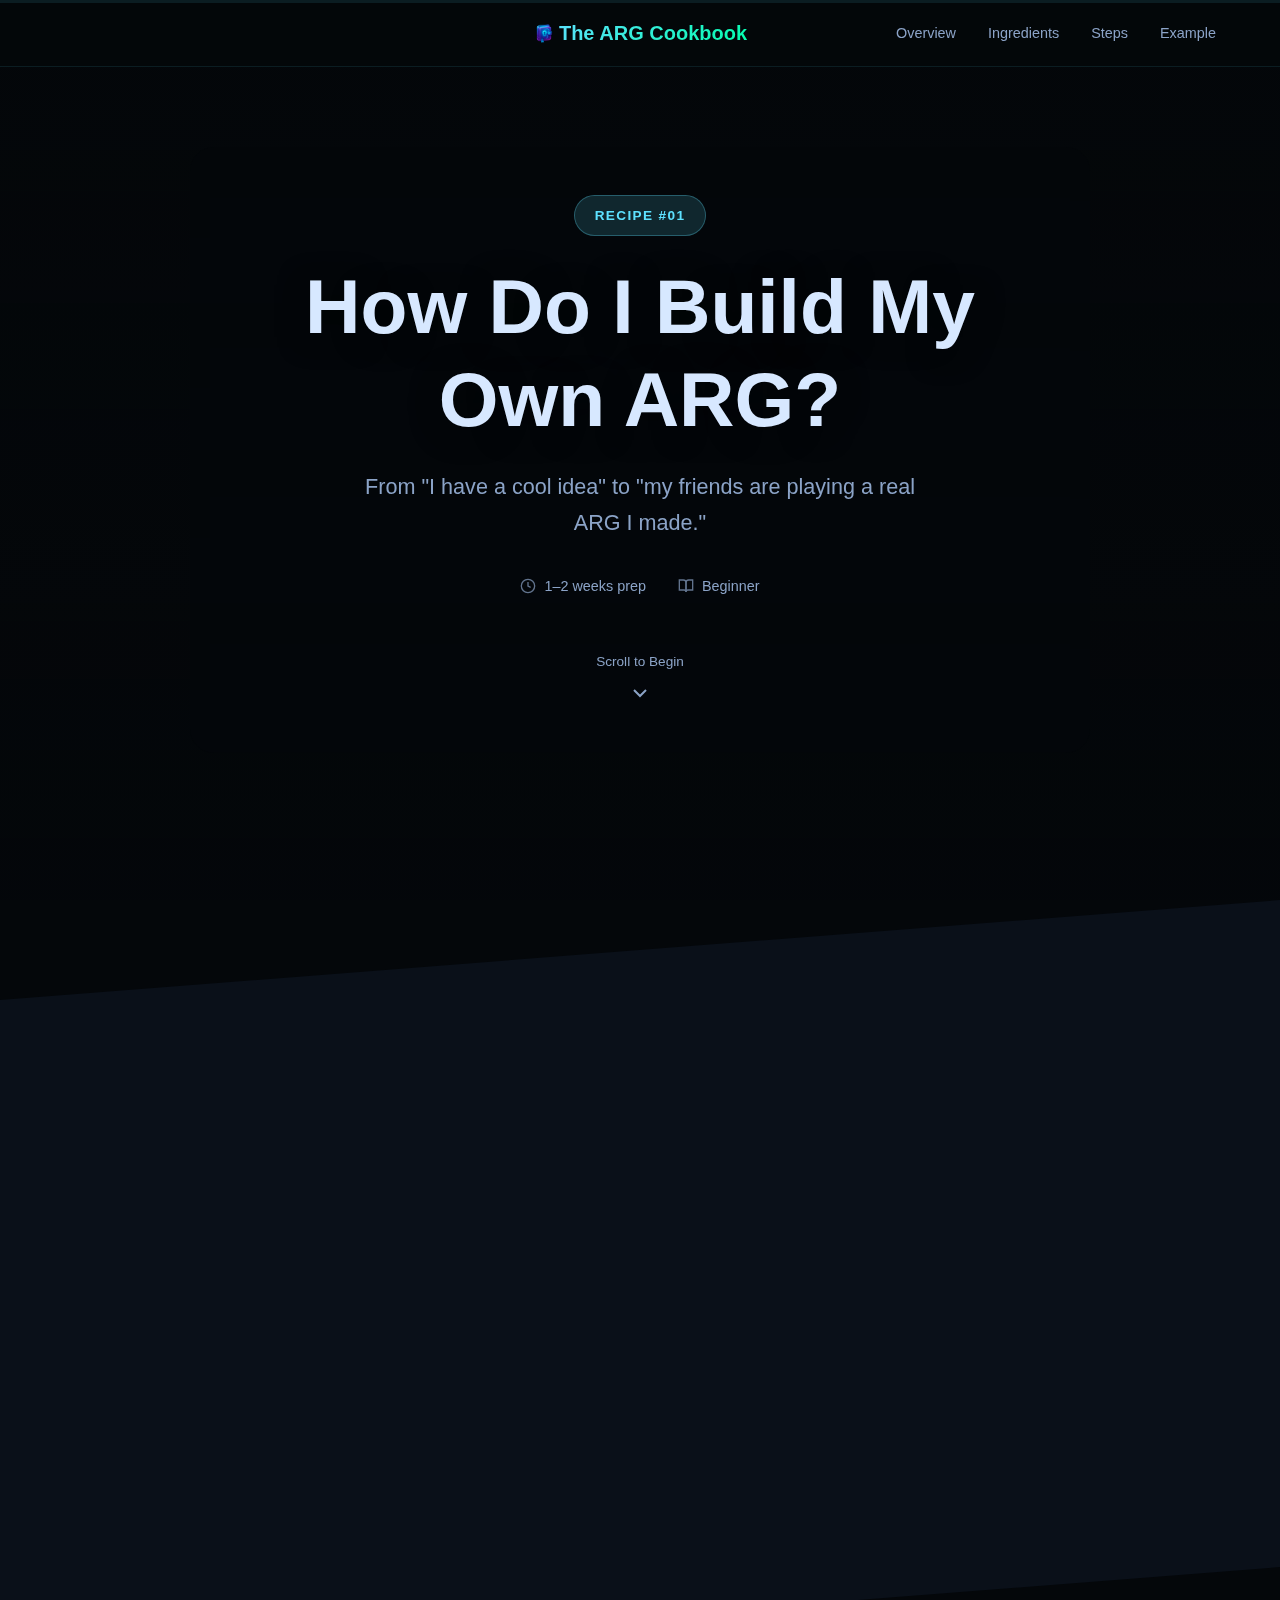
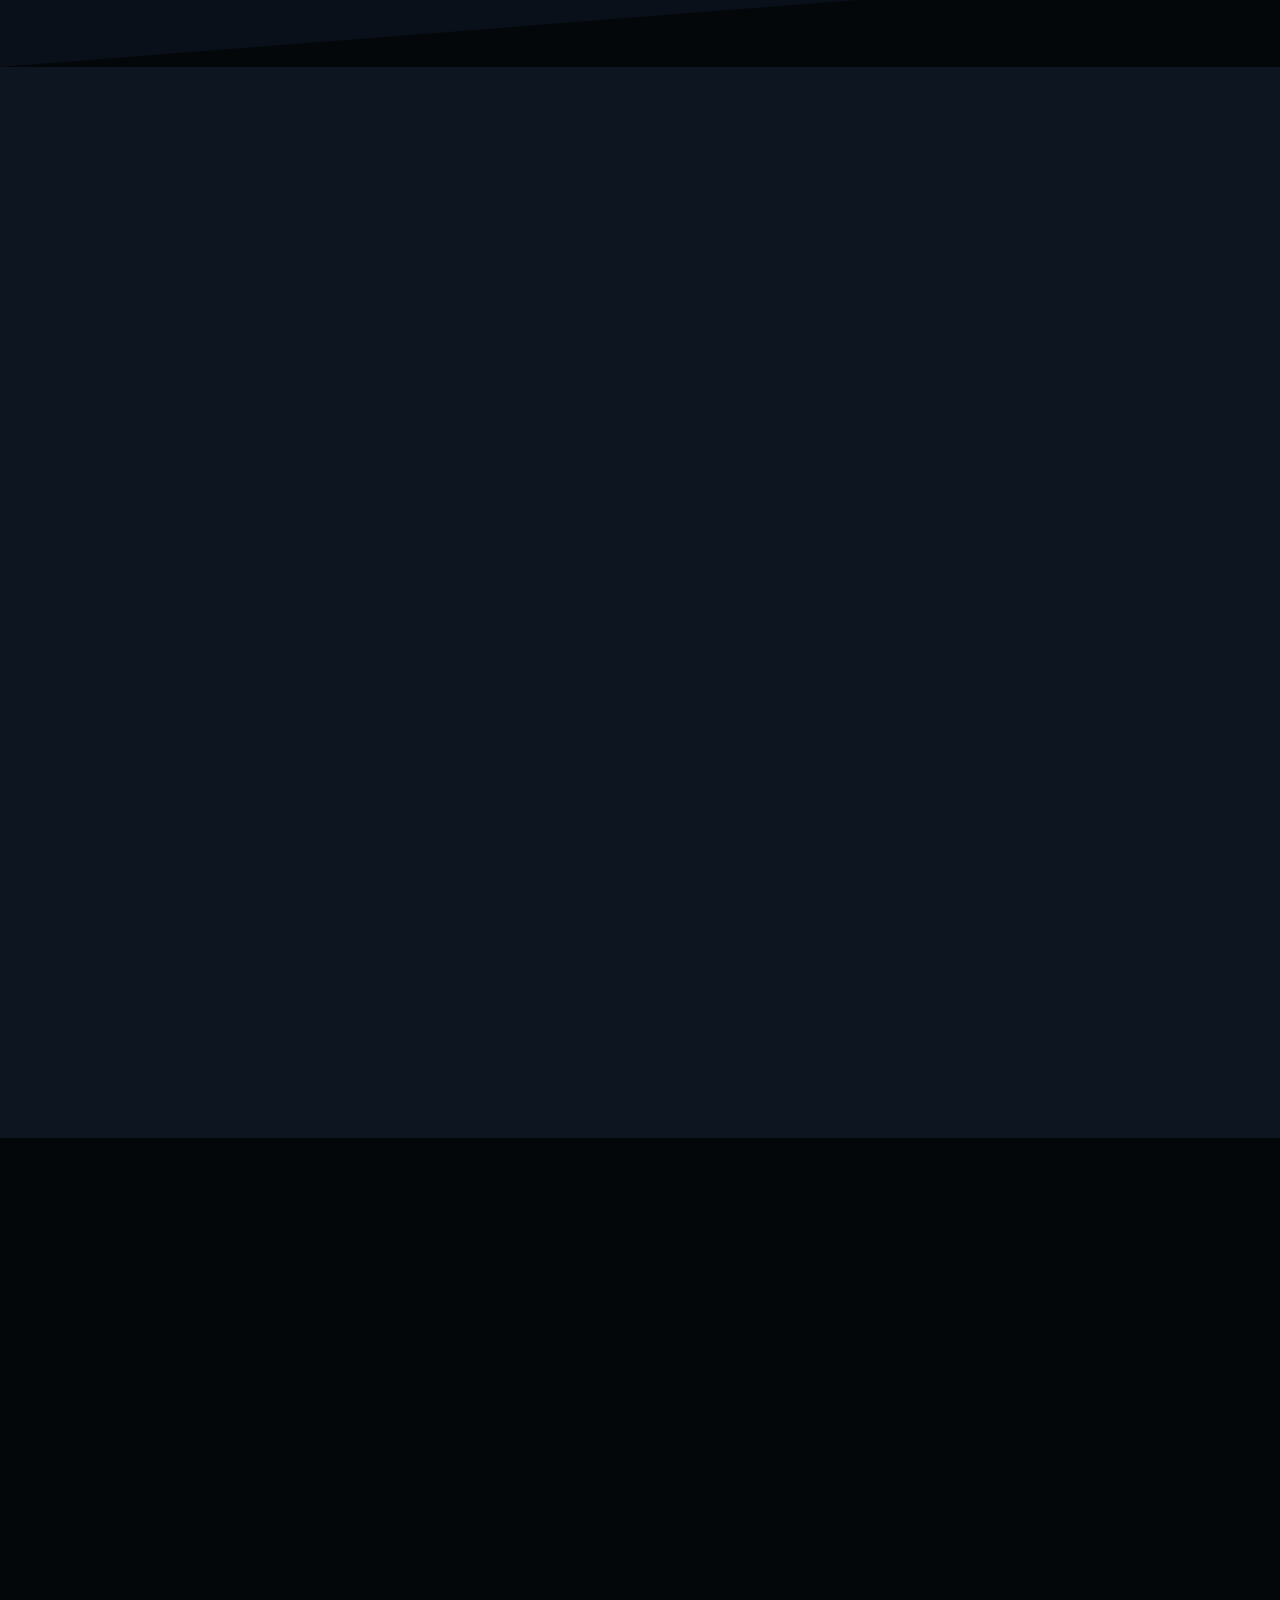
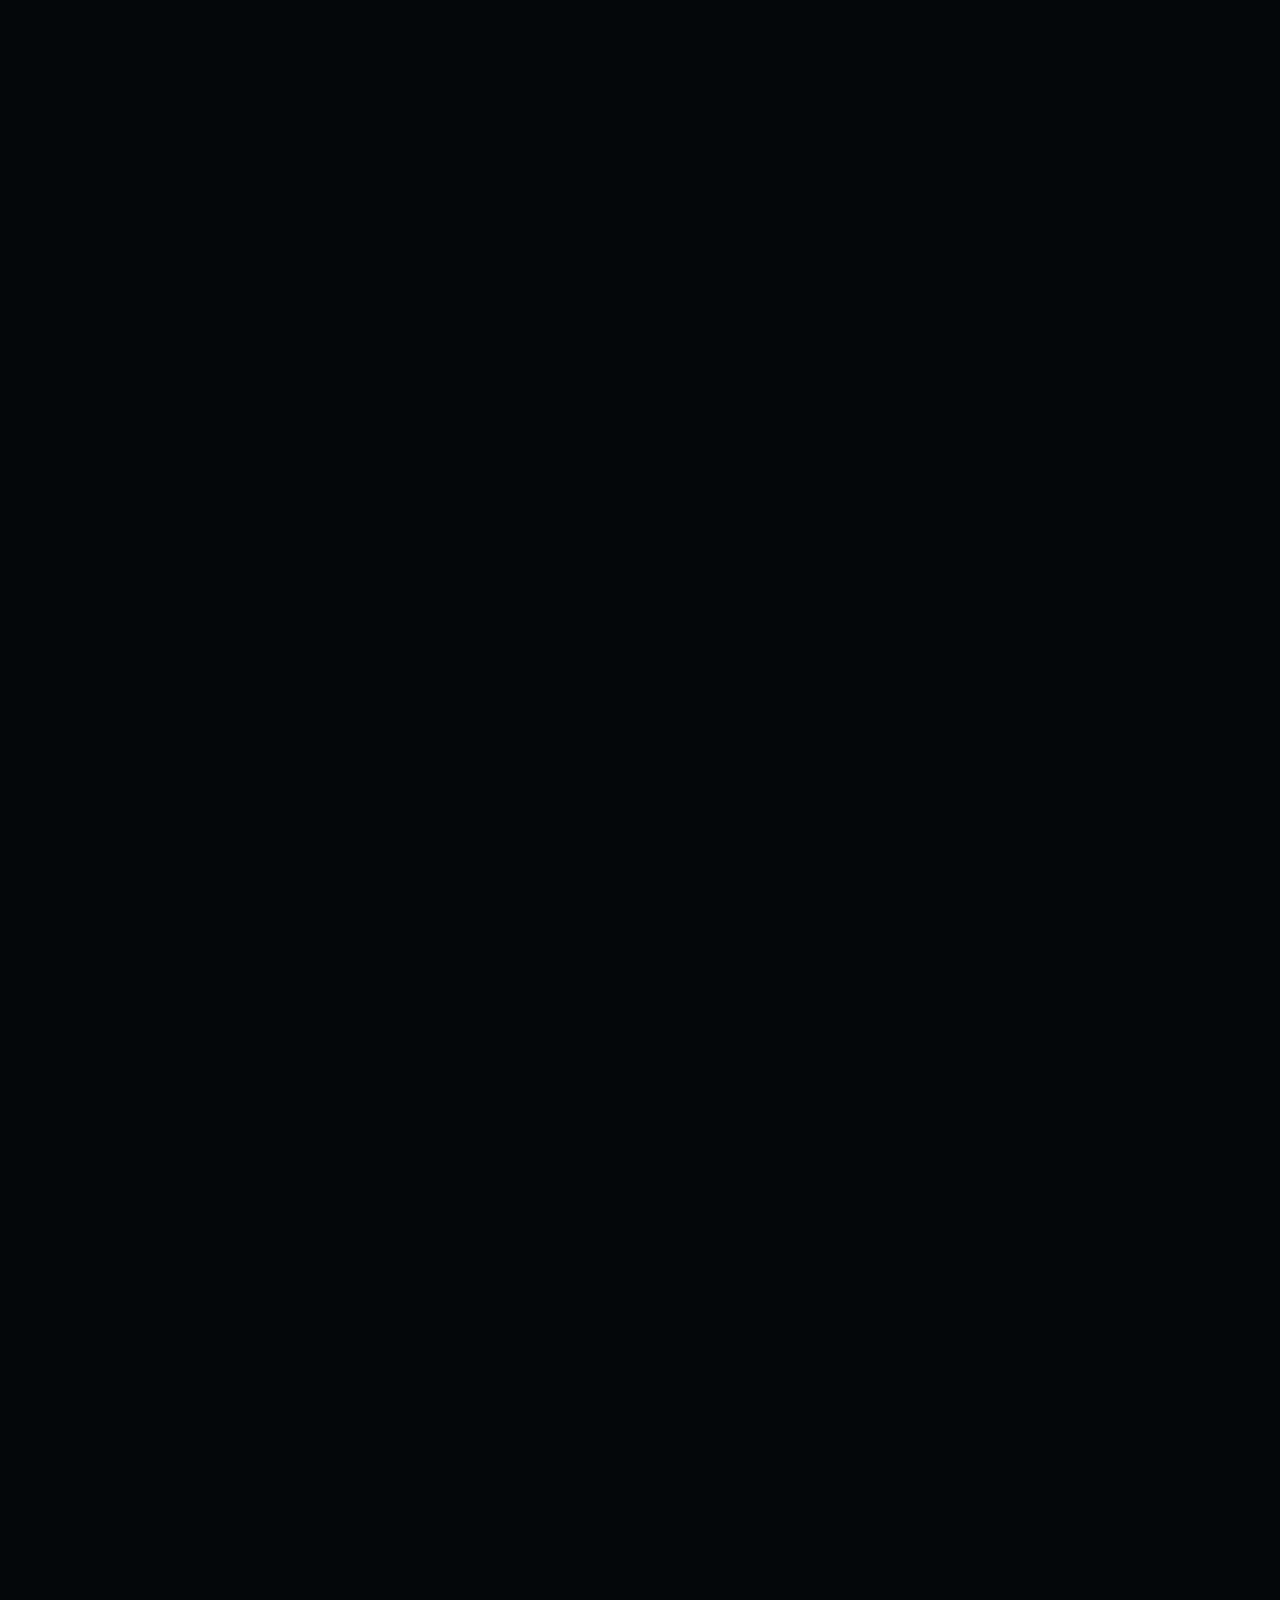
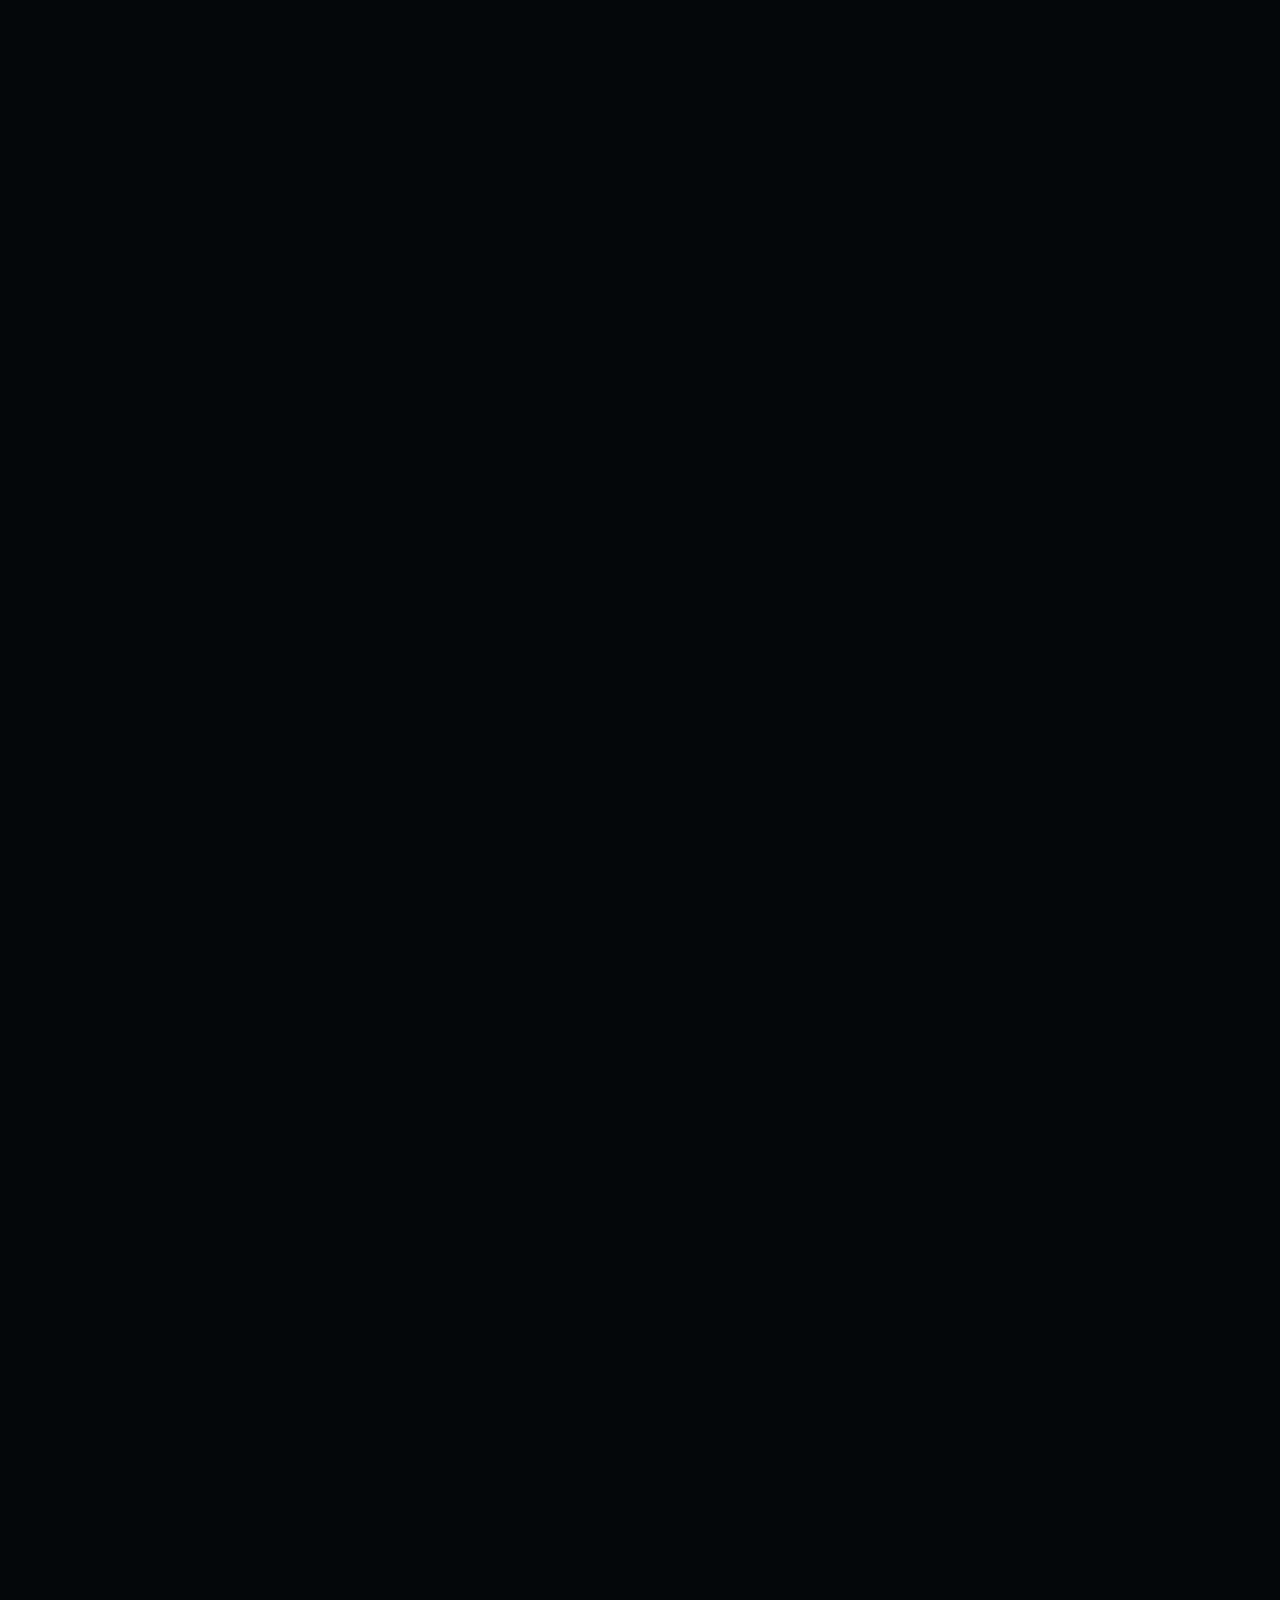
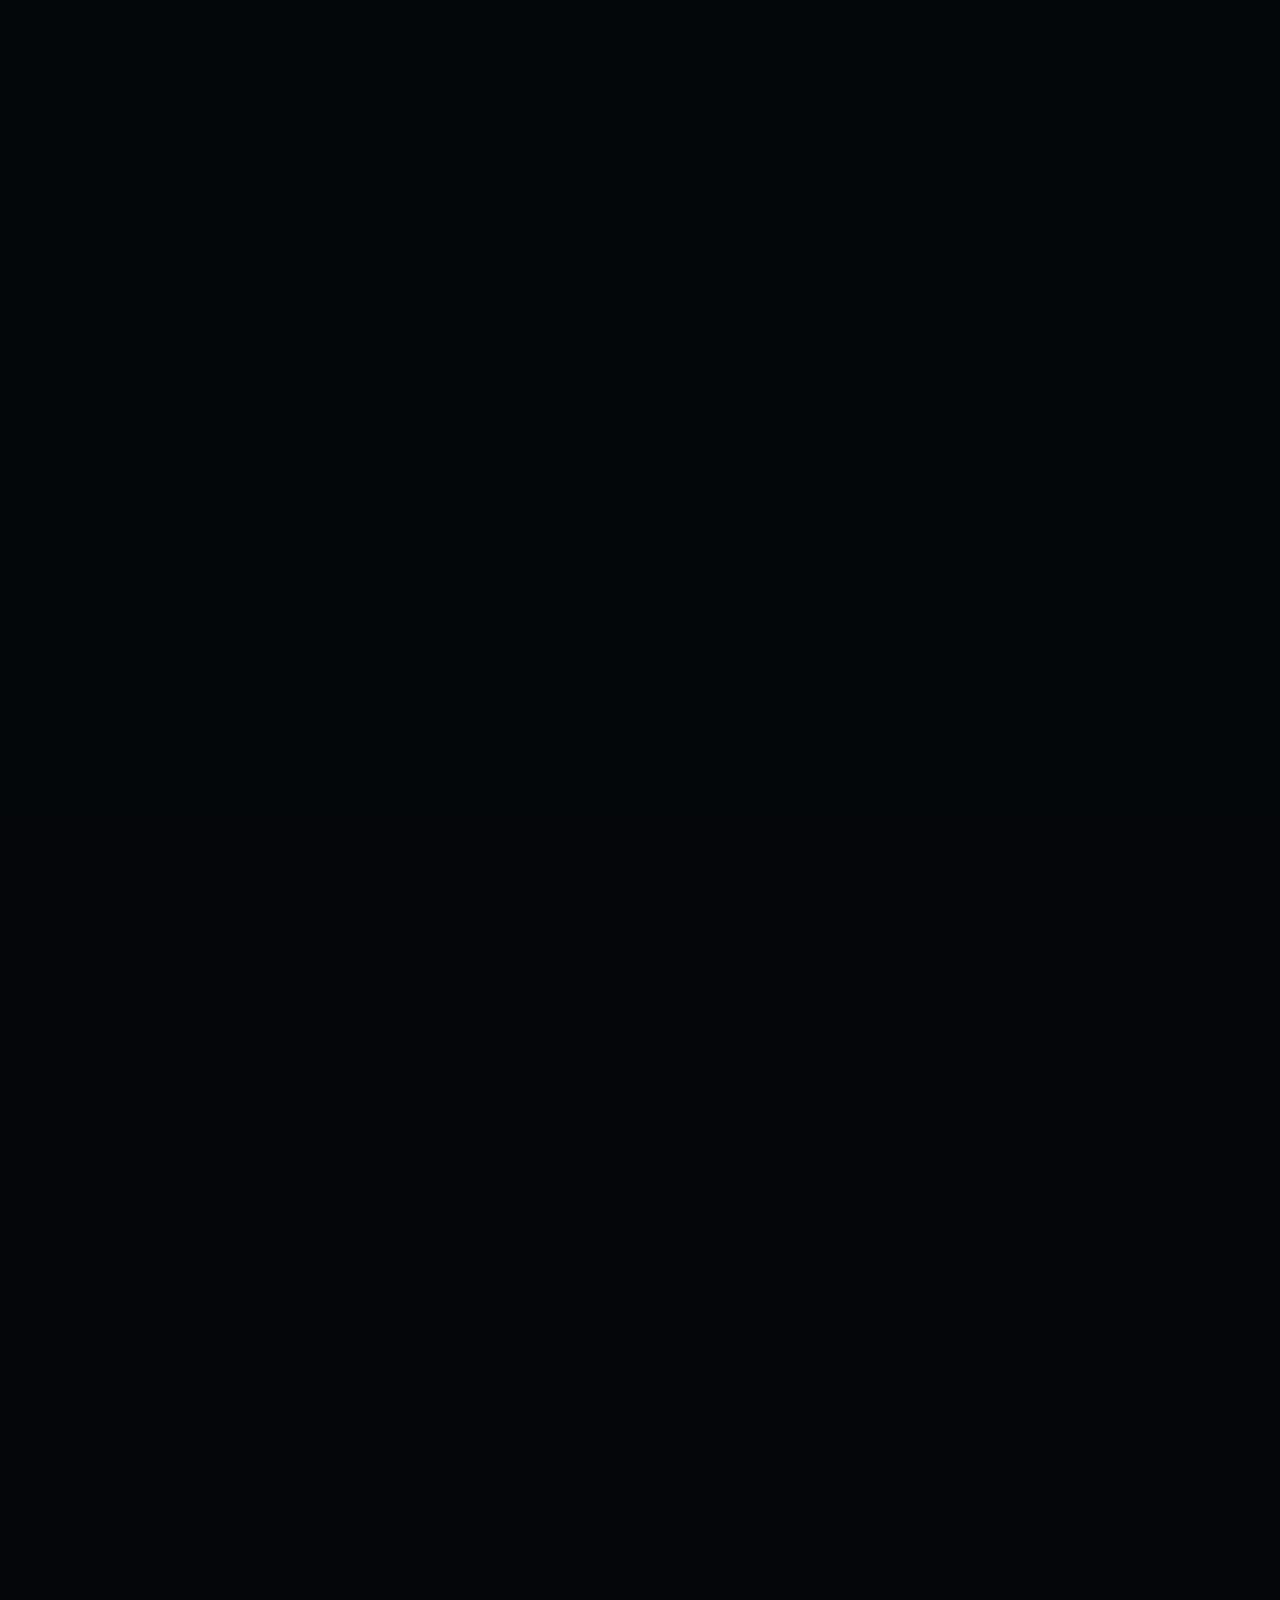
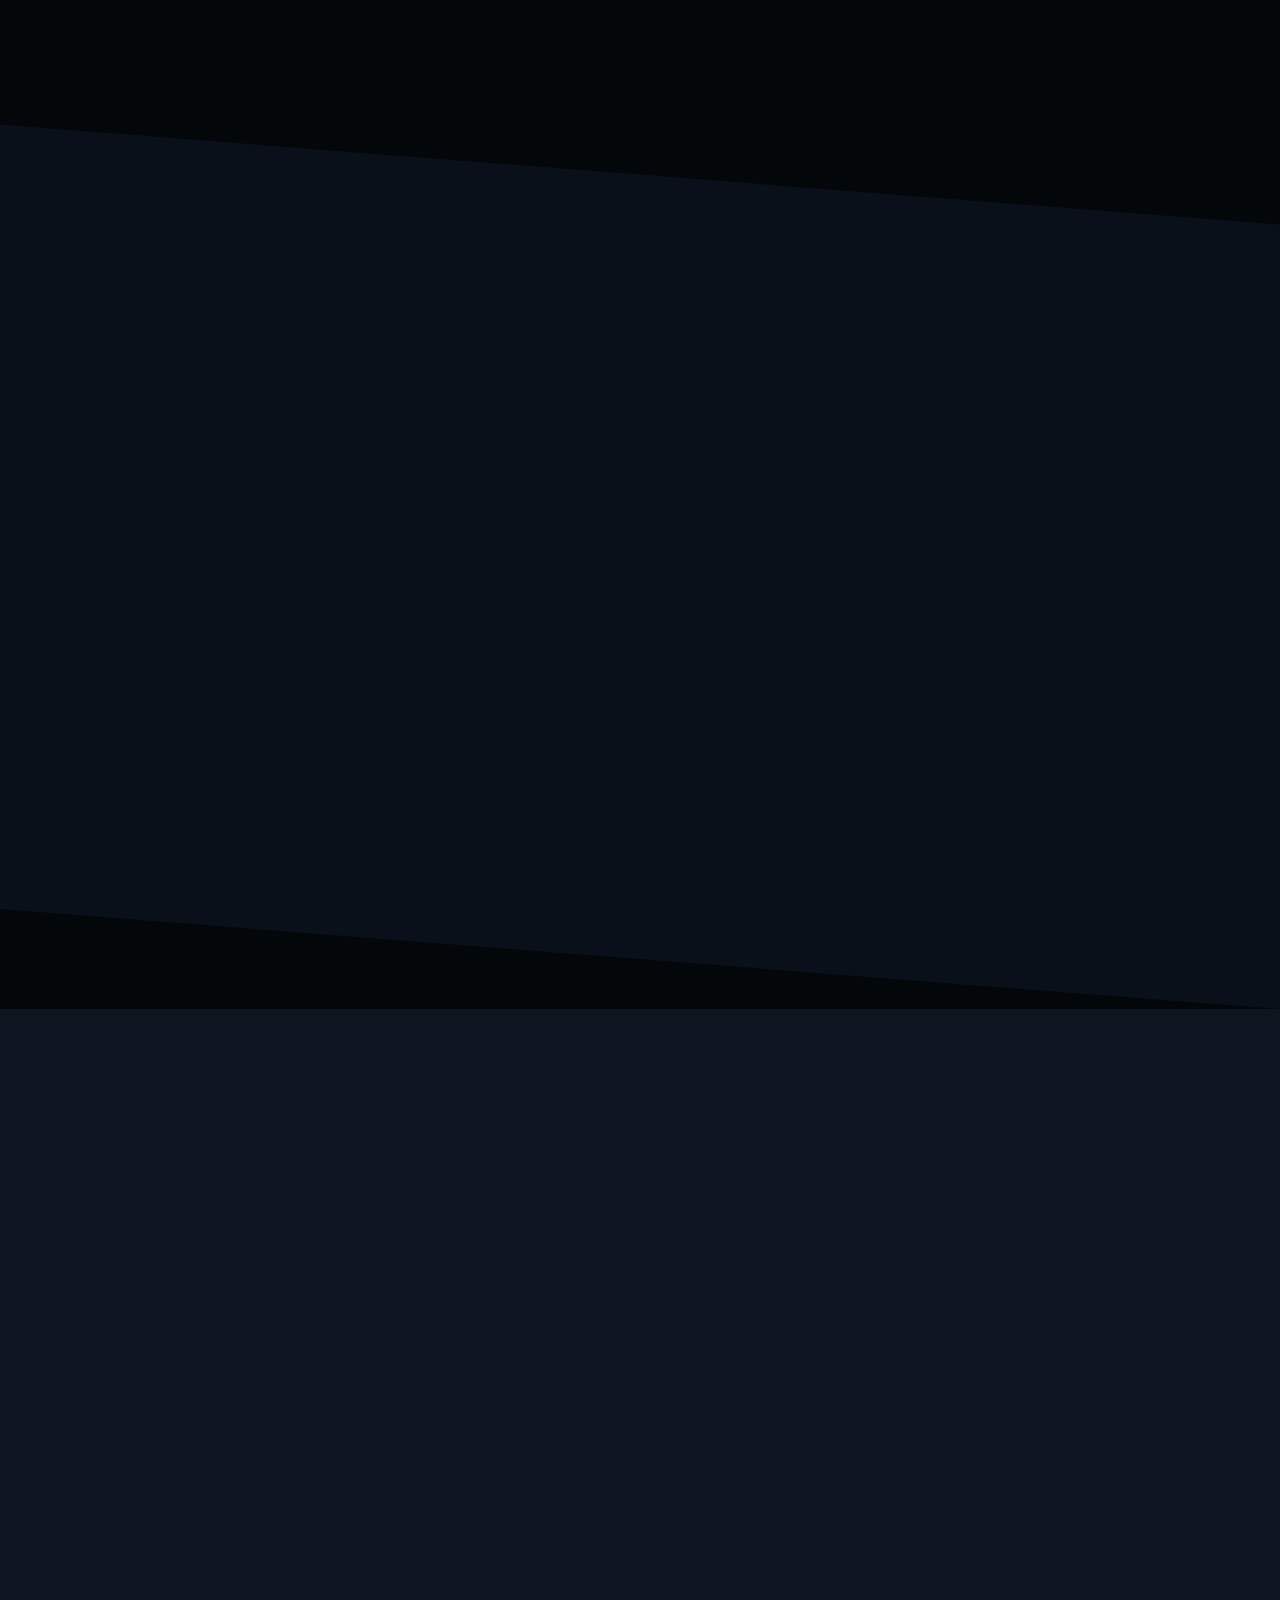
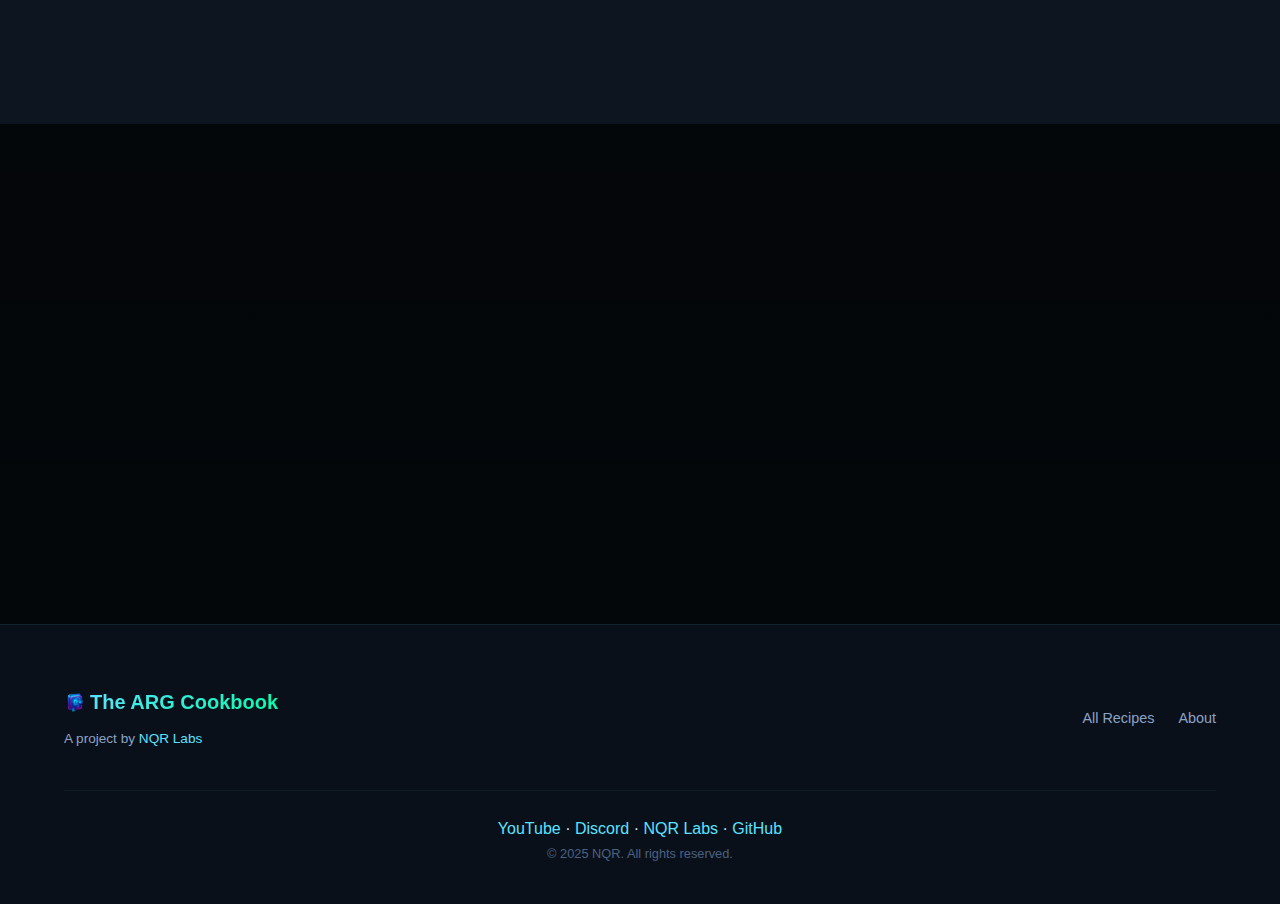
<file: ARGCookbook/Recipe01/index.html>
<!DOCTYPE html>
<html lang="en">
<head>
    <meta charset="UTF-8">
    <meta name="viewport" content="width=device-width, initial-scale=1.0">
    <title>How Do I Build My Own ARG? | The ARG Cookbook</title>
    <meta name="description" content="Take your cool idea and turn it into a real ARG your friends, class, or Discord can actually play. Step-by-step recipe for puzzle-driven interactive unfiction.">

    <!-- Favicons -->
    <link rel="apple-touch-icon" sizes="180x180" href="/ARGCookbook/assets/images/apple-touch-icon.png">
    <link rel="icon" type="image/png" sizes="32x32" href="/ARGCookbook/assets/images/favicon-32x32.png">
    <link rel="icon" type="image/png" sizes="16x16" href="/ARGCookbook/assets/images/favicon-16x16.png">

    <!-- Open Graph -->
    <meta property="og:title" content="How Do I Build My Own ARG? | The ARG Cookbook">
    <meta property="og:description" content="Take your cool idea and turn it into a real ARG your friends, class, or Discord can actually play.">
    <meta property="og:image" content="https://nqrlabs.com/ARGCookbook/Recipe01/assets/images/og-image.png">
    <meta property="og:url" content="https://nqrlabs.com/ARGCookbook/Recipe01/">
    <meta property="og:type" content="website">

    <!-- Twitter Card -->
    <meta name="twitter:card" content="summary_large_image">
    <meta name="twitter:title" content="How Do I Build My Own ARG? | The ARG Cookbook">
    <meta name="twitter:description" content="Take your cool idea and turn it into a real ARG your friends, class, or Discord can actually play.">
    <meta name="twitter:image" content="https://nqrlabs.com/ARGCookbook/Recipe01/assets/images/og-image.png">

    <!-- Canonical URL -->
    <link rel="canonical" href="https://nqrlabs.com/ARGCookbook/Recipe01/">

    <!-- Styles -->
    <link rel="stylesheet" href="assets/css/styles.css">
</head>
<body>
    <!-- ═══════════════════════════════════════════════════════════════════
         NAVIGATION
         ═══════════════════════════════════════════════════════════════════ -->
    <nav class="recipe-nav">
        <div class="nav-container">
            <a href="/#arg-cookbook" target="_top" class="nav-logo" style="display:flex; align-items:center;">
                <img src="/assets/images/arg-cookbook_card.png" 
                    alt="ARG logo"
                    style="height:1.1em; width:auto; vertical-align:middle; margin-right:0.2em;"
                />
                <span class="logo-text">The ARG Cookbook</span>
            </a>
            <div class="nav-links">
                <a href="#overview">Overview</a>
                <a href="#ingredients">Ingredients</a>
                <a href="#steps">Steps</a>
                <a href="#example">Example</a>
            </div>
            <button class="nav-toggle" aria-label="Toggle navigation">
                <span></span>
                <span></span>
                <span></span>
            </button>
        </div>
    </nav>

    <!-- ═══════════════════════════════════════════════════════════════════
         HERO SECTION
         ═══════════════════════════════════════════════════════════════════ -->
    <section class="hero" id="hero">
        <div class="hero-background" data-parallax="0.3">
            <div class="hero-image" style="background-image: url('https://images.unsplash.com/photo-1550751827-4bd374c3f58b?w=1920&q=80');"></div>
            <div class="hero-overlay"></div>
        </div>
        <div class="hero-content">
            <div class="hero-badge animate-on-scroll" data-animation="fade-down">
                <span>Recipe #01</span>
            </div>
            <h1 class="hero-title animate-on-scroll" data-animation="fade-up">
                How Do I Build My Own ARG?
            </h1>
            <p class="hero-subtitle animate-on-scroll" data-animation="fade-up" data-delay="200">
                From "I have a cool idea" to "my friends are playing a real ARG I made."
            </p>
            <div class="hero-meta animate-on-scroll" data-animation="fade-up" data-delay="400">
                <span class="meta-item">
                    <svg width="16" height="16" viewBox="0 0 24 24" fill="none" stroke="currentColor" stroke-width="2">
                        <circle cx="12" cy="12" r="10"></circle>
                        <polyline points="12 6 12 12 16 14"></polyline>
                    </svg>
                    1–2 weeks prep
                </span>
                <span class="meta-item">
                    <svg width="16" height="16" viewBox="0 0 24 24" fill="none" stroke="currentColor" stroke-width="2">
                        <path d="M2 3h6a4 4 0 0 1 4 4v14a3 3 0 0 0-3-3H2z"></path>
                        <path d="M22 3h-6a4 4 0 0 0-4 4v14a3 3 0 0 1 3-3h7z"></path>
                    </svg>
                    Beginner
                </span>
            </div>
            <a href="#overview" class="scroll-indicator animate-on-scroll" data-animation="fade-up" data-delay="600">
                <span>Scroll to Begin</span>
                <svg width="24" height="24" viewBox="0 0 24 24" fill="none" stroke="currentColor" stroke-width="2">
                    <polyline points="6 9 12 15 18 9"></polyline>
                </svg>
            </a>
        </div>
    </section>

    <!-- ═══════════════════════════════════════════════════════════════════
         OVERVIEW SECTION
         ═══════════════════════════════════════════════════════════════════ -->
    <section class="section section-angled" id="overview">
        <div class="angled-top"></div>
        <div class="section-content">
            <div class="container">
                <div class="section-header animate-on-scroll" data-animation="fade-up">
                    <span class="section-label">Overview</span>
                    <h2 class="section-title">What You'll Create</h2>
                </div>
                <div class="overview-grid">
                    <div class="overview-text animate-on-scroll" data-animation="fade-right">
                        <p class="lead">
                            An ARG isn't just a story you read. It's a story you <strong>play</strong>.
                        </p>
                        <p>
                            Players decode weird fonts. Scan QR codes on posters. Inspect images with secret tools. Notice hidden clues in videos. Talk to characters through Discord or email. Think of it like: <strong>escape room + group chat + internet puzzle hunt + story</strong>.
                        </p>
                        <p>
                            This recipe gives you everything you need to build your first one. We're talking Season 1, Episode 1—not your life's work. Something small enough to finish, cool enough to remember.
                        </p>
                    </div>
                    <div class="overview-card animate-on-scroll" data-animation="fade-left">
                        <h3>What You'll Learn</h3>
                        <ul class="checklist">
                            <li>How to design a "Core Fantasy" that hooks players</li>
                            <li>The right scale for your first ARG (hint: smaller is better)</li>
                            <li>Which puzzle types to use and which tools create them</li>
                            <li>The "Minimum Viable ARG" blueprint: Hook → Trail → Climax → Resolution</li>
                            <li>How to run it live without losing your mind</li>
                        </ul>
                    </div>
                </div>
            </div>
        </div>
        <div class="angled-bottom"></div>
    </section>

    <!-- ═══════════════════════════════════════════════════════════════════
         INGREDIENTS SECTION
         ═══════════════════════════════════════════════════════════════════ -->
    <section class="section section-dark" id="ingredients">
        <div class="container">
            <div class="section-header animate-on-scroll" data-animation="fade-up">
                <span class="section-label">Ingredients</span>
                <h2 class="section-title">Your Toolkit</h2>
            </div>
            <div class="ingredients-grid">
                <!-- Ingredient Card 1 -->
                <div class="ingredient-card animate-on-scroll" data-animation="fade-up" data-delay="0">
                    <div class="ingredient-icon">
                        <svg width="32" height="32" viewBox="0 0 24 24" fill="none" stroke="currentColor" stroke-width="2">
                            <path d="M2 3h6a4 4 0 0 1 4 4v14a3 3 0 0 0-3-3H2z"></path>
                            <path d="M22 3h-6a4 4 0 0 0-4 4v14a3 3 0 0 1 3-3h7z"></path>
                        </svg>
                    </div>
                    <h3>Story & World</h3>
                    <p>Any writing app. Use <strong><a href="chatgpt.com" target="_blank">ChatGPT</a></strong> or <strong><a href="claude.ai" target="_blank">Claude</a></strong> to brainstorm story hooks, generate riddles, or flesh out character backstories.</p>
                </div>
                <!-- Ingredient Card 2 -->
                <div class="ingredient-card animate-on-scroll" data-animation="fade-up" data-delay="100">
                    <div class="ingredient-icon">
                        <svg width="32" height="32" viewBox="0 0 24 24" fill="none" stroke="currentColor" stroke-width="2">
                            <rect x="3" y="3" width="18" height="18" rx="2" ry="2"></rect>
                            <line x1="3" y1="9" x2="21" y2="9"></line>
                            <line x1="9" y1="21" x2="9" y2="9"></line>
                        </svg>
                    </div>
                    <h3>Puzzle & Cipher Tools</h3>
                    <p><strong><a href="/#WordLoom">WordLoom</a></strong> for crosswords, <br><strong><a href="/#arg-fonts">ARG Fonts</a></strong> for cipher text, <br><strong><a href="/#Carbbels" target="_blank">Carbbels</a></strong> for anagrams, <br><strong><a href="/#Stegalex" target="_blank">Stegalex</a></strong> for cipher encoding/decoding, <br><strong><a href="/#Zygnul">Zygnul</a></strong> for glitch text, <br><strong><a href="/#Apoculus">Apoculus</a>/<a href="/#Apochron">Apochron</a></strong> for magic eye stereograms.</p>
                </div>
                <!-- Ingredient Card 3 -->
                <div class="ingredient-card animate-on-scroll" data-animation="fade-up" data-delay="200">
                    <div class="ingredient-icon">
                        <svg width="32" height="32" viewBox="0 0 24 24" fill="none" stroke="currentColor" stroke-width="2">
                            <circle cx="12" cy="12" r="10"></circle>
                            <line x1="12" y1="8" x2="12" y2="12"></line>
                            <line x1="12" y1="16" x2="12.01" y2="16"></line>
                        </svg>
                    </div>
                    <h3>Hidden Messages</h3>
                    <p><strong><a href="/#Inknigma">Inknigma</a>/<a href="/#Lucyra">Lucyra</a></strong> for invisible ink, <br><strong><a href="/#Ghostmark">Ghostmark</a></strong> for hidden images, <br><strong><a href="/#SpectroGhost">SpectroGhost</a>/<a href="/#SonoGlyph">SonoGlyph</a></strong> for audio secrets, <br><strong><a href="/#Liminala">Liminala</a></strong> for metadata, <br><strong><a href="/#TinaQR">TinaQR</a></strong> for QR codes, <br><strong><a href="/#Veilocity">Veilocity</a></strong> for motion text.</p>
                </div>
                <!-- Ingredient Card 4 -->
                <div class="ingredient-card animate-on-scroll" data-animation="fade-up" data-delay="300">
                    <div class="ingredient-icon">
                        <svg width="32" height="32" viewBox="0 0 24 24" fill="none" stroke="currentColor" stroke-width="2">
                            <polygon points="23 7 16 12 23 17 23 7"></polygon>
                            <rect x="1" y="5" width="15" height="14" rx="2" ry="2"></rect>
                        </svg>
                    </div>
                    <h3>Media Creation</h3>
                    <p><strong><a href="https://www.audacityteam.org" target="_blank">Audacity</a></strong> for audio recording/editing, <br><strong><a href="https://www.gimp.org" target="_blank">GIMP</a></strong> or <strong><a href="https://inkscape.org" target="_blank">Inkscape</a></strong> for image editing, <br><strong><a href="https://www.blackmagicdesign.com/products/davinciresolve" target="_blank">DaVinci Resolve</a></strong> for video editing.</p>
                </div>
                <!-- Ingredient Card 5 -->
                <div class="ingredient-card animate-on-scroll" data-animation="fade-up" data-delay="400">
                    <div class="ingredient-icon">
                        <svg width="32" height="32" viewBox="0 0 24 24" fill="none" stroke="currentColor" stroke-width="2">
                            <path d="M17 21v-2a4 4 0 0 0-4-4H5a4 4 0 0 0-4 4v2"></path>
                            <circle cx="9" cy="7" r="4"></circle>
                            <path d="M23 21v-2a4 4 0 0 0-3-3.87"></path>
                            <path d="M16 3.13a4 4 0 0 1 0 7.75"></path>
                        </svg>
                    </div>
                    <h3>Hosting & Community</h3>
                    <p>Discord server, class website, group chat, or social media accounts. One main hub is enough to start.</p>
                </div>
            </div>
        </div>
    </section>

    <!-- ═══════════════════════════════════════════════════════════════════
         STEPS SECTION
         ═══════════════════════════════════════════════════════════════════ -->
    <section class="section section-steps" id="steps">
        <div class="container">
            <div class="section-header animate-on-scroll" data-animation="fade-up">
                <span class="section-label">Instructions</span>
                <h2 class="section-title">Build Your ARG</h2>
            </div>

            <!-- Step 1: Core Fantasy -->
            <div class="step step-right">
                <div class="step-content animate-on-scroll" data-animation="fade-right">
                    <div class="step-number">01</div>
                    <h3 class="step-title">Start With the Core Fantasy</h3>
                    <p>Don't start with puzzles. Start with <strong>fantasy</strong>: what do you want players to <em>feel like</em> they're doing?</p>
                    <p>Use this template:</p>
                    <p><em>"What if players were <strong>___</strong> trying to <strong>___</strong> but <strong>___</strong> keeps getting in their way?"</em></p>
                    <div class="step-tip">
                        <strong>Example:</strong> What if players were <em>student investigators</em> trying to <em>prove a teacher disappeared into a digital alternate reality</em> but <em>the evidence is trapped inside glitched images and QR codes</em>?
                    </div>
                </div>
                <div class="step-visual animate-on-scroll" data-animation="fade-left">
                    <div class="step-image" style="background-image: url('https://images.unsplash.com/photo-1507003211169-0a1dd7228f2d?w=800&q=80');"></div>
                </div>
            </div>

            <!-- Step 2: Pick Your Scale -->
            <div class="step step-left">
                <div class="step-visual animate-on-scroll" data-animation="fade-right">
                    <div class="step-image" style="background-image: url('https://images.unsplash.com/photo-1454165804606-c3d57bc86b40?w=800&q=80');"></div>
                </div>
                <div class="step-content animate-on-scroll" data-animation="fade-left">
                    <div class="step-number">02</div>
                    <h3 class="step-title">Pick Your Scale</h3>
                    <p>This is Season 1, Episode 1. Don't overbuild.</p>
                    <ul class="step-list">
                        <li><strong>Tiny (1–2 days):</strong> 3–4 clues, 1 platform, for a small friend group</li>
                        <li><strong>Small (3–7 days):</strong> 5–8 clues, 1–2 platforms, for a club or class</li>
                        <li><strong>Medium (1–3 weeks):</strong> 10–15 clues, multiple platforms, for a larger community</li>
                    </ul>
                    <div class="step-tip">
                        <strong>Pro Tip:</strong> For your first ARG, aim for Tiny or Small. Finishing something small beats never finishing something giant.
                    </div>
                </div>
            </div>

            <!-- Step 3: Build Your Story Skeleton -->
            <div class="step step-right">
                <div class="step-content animate-on-scroll" data-animation="fade-right">
                    <div class="step-number">03</div>
                    <h3 class="step-title">Build Your Story Skeleton</h3>
                    <p>You don't need every detail. But you do need a skeleton:</p>
                    <ul class="step-list">
                        <li><strong>Starting situation:</strong> "Someone vanished." / "Something weird appeared."</li>
                        <li><strong>Final goal:</strong> "Recover the missing file." / "Unlock the final password."</li>
                        <li><strong>Why puzzles exist:</strong> The sender is hiding. The system is corrupted. Someone's testing them.</li>
                    </ul>
                    <p>Create 1–3 characters: a <strong>Sender</strong> (main contact), a <strong>Blocker</strong> (enemy/glitch), and optionally a <strong>Guide</strong> (drops hints when stuck).</p>
                </div>
                <div class="step-visual animate-on-scroll" data-animation="fade-left">
                    <div class="step-image" style="background-image: url('https://images.unsplash.com/photo-1456428746267-a1756408f782?w=800&q=80');"></div>
                </div>
            </div>

            <!-- Step 4: Design Your Puzzle Trail -->
            <div class="step step-left">
                <div class="step-visual animate-on-scroll" data-animation="fade-right">
                    <div class="step-image" style="background-image: url('https://images.unsplash.com/photo-1509228627152-72ae9ae6848d?w=800&q=80');"></div>
                </div>
                <div class="step-content animate-on-scroll" data-animation="fade-left">
                    <div class="step-number">04</div>
                    <h3 class="step-title">Design Your Puzzle Trail</h3>
                    <p>Pick 2–4 puzzle types. Each clue should be solvable, lead clearly to the next, and teach a skill they'll need later. Use <strong>Stegalex</strong> for classic ciphers like Caesar, Vigenère, or Base64.</p>
                    <p>Think of your clues as <strong>dominoes</strong>. Each one must clearly tip over the next.</p>
                    <div class="step-tip">
                        <strong>Example Trail:</strong> Image with invisible text (Inknigma) → decodes to URL → Notion page with cipher text (use Stegalex to encode) → deciphers to password → unlocks audio file → SpectroGhost reveals final phrase.
                    </div>
                </div>
            </div>

            <!-- Step 5: Create Your Hook -->
            <div class="step step-right">
                <div class="step-content animate-on-scroll" data-animation="fade-right">
                    <div class="step-number">05</div>
                    <h3 class="step-title">Create Your Hook</h3>
                    <p>Your first weird thing. You want players asking: <strong>"Wait… what is going on?"</strong></p>
                    <ul class="step-list">
                        <li>A glitched image posted to your server (Zygnul), captioned "please help"</li>
                        <li>A QR code on a poster (TinaQR) leading to a hidden page</li>
                        <li>An audio file where the spectrogram shows text—record in Audacity, encode with SpectroGhost</li>
                        <li>A "normal" image hiding invisible text (edit in GIMP, encode with Inknigma)</li>
                        <li>A "magic eye" stereogram (Apoculus) that reveals a password when you unfocus your eyes</li>
                    </ul>
                    <div class="step-tip">
                        <strong>Mini Challenge:</strong> Take a meme image. Use GIMP to add subtle edits, then use Inknigma to hide a 1-word message. Use that as your very first clue.
                    </div>
                </div>
                <div class="step-visual animate-on-scroll" data-animation="fade-left">
                    <div class="step-image" style="background-image: url('https://images.unsplash.com/photo-1563089145-599997674d42?w=800&q=80');"></div>
                </div>
            </div>

            <!-- Step 6: Build Your Climax -->
            <div class="step step-left">
                <div class="step-visual animate-on-scroll" data-animation="fade-right">
                    <div class="step-image" style="background-image: url('https://images.unsplash.com/photo-1504639725590-34d0984388bd?w=800&q=80');"></div>
                </div>
                <div class="step-content animate-on-scroll" data-animation="fade-left">
                    <div class="step-number">06</div>
                    <h3 class="step-title">Build Your Climax</h3>
                    <p>This is where threads connect. The big "aha!" moment.</p>
                    <ul class="step-list">
                        <li>Every file name's first letter spells a message</li>
                        <li>A spectrogram reveals the main character's identity</li>
                        <li>A stereogram (Apoculus) hides the final password in plain sight</li>
                        <li>A QR code encodes a vCard with an in-character phone number</li>
                    </ul>
                    <p>This moment leads to your final answer—or your Season 2 tease.</p>
                </div>
            </div>

            <!-- Step 7: Land the Resolution -->
            <div class="step step-right">
                <div class="step-content animate-on-scroll" data-animation="fade-right">
                    <div class="step-number">07</div>
                    <h3 class="step-title">Land the Resolution</h3>
                    <p>Don't just stop when they solve the last puzzle. Give them closure:</p>
                    <ul class="step-list">
                        <li><strong>In-character message:</strong> Thank them or warn them</li>
                        <li><strong>Reward:</strong> Downloadable image, Discord role, shoutout</li>
                        <li><strong>Future hint:</strong> "There's more hidden in files you haven't seen yet…"</li>
                    </ul>
                </div>
                <div class="step-visual animate-on-scroll" data-animation="fade-left">
                    <div class="step-image" style="background-image: url('https://images.unsplash.com/photo-1486312338219-ce68d2c6f44d?w=800&q=80');"></div>
                </div>
            </div>

            <!-- Step 8: Run It Live -->
            <div class="step step-left">
                <div class="step-visual animate-on-scroll" data-animation="fade-right">
                    <div class="step-image" style="background-image: url('https://images.unsplash.com/photo-1551434678-e076c223a692?w=800&q=80');"></div>
                </div>
                <div class="step-content animate-on-scroll" data-animation="fade-left">
                    <div class="step-number">08</div>
                    <h3 class="step-title">Run It Live</h3>
                    <p>You're not just a writer—you're the <strong>Game Master</strong>.</p>
                    <p><strong>Handle difficulty:</strong> Prepare 2–3 hints per puzzle in advance. Hint 1 is a nudge, Hint 2 is specific, Hint 3 is almost the solution.</p>
                    <p><strong>React to choices:</strong> Players will solve things weirdly. That's fine. "Yes, and…" their solutions or patch quietly.</p>
                    <div class="step-tip">
                        <strong>Remember:</strong> The goal is fun mystery, not perfectly obeying your outline.
                    </div>
                </div>
            </div>
        </div>
    </section>

    <!-- ═══════════════════════════════════════════════════════════════════
         EXAMPLES SECTION
         ═══════════════════════════════════════════════════════════════════ -->
    <section class="section section-examples" id="example">
        <div class="examples-background" data-parallax="0.15">
            <div class="examples-bg-image" style="background-image: url('https://images.unsplash.com/photo-1519389950473-47ba0277781c?w=1920&q=80');"></div>
            <div class="examples-bg-overlay"></div>
        </div>
        <div class="container">
            <div class="section-header animate-on-scroll" data-animation="fade-up">
                <span class="section-label">Example</span>
                <h2 class="section-title">Sample Puzzle Trail</h2>
                <p class="section-subtitle">Here's how the domino chain looks in practice</p>
            </div>
            <div class="examples-grid">
                <!-- Example 1 -->
                <div class="example-card animate-on-scroll" data-animation="fade-up" data-delay="0">
                    <div class="example-image" style="background-image: url('https://images.unsplash.com/photo-1516321318423-f06f85e504b3?w=600&q=80');"></div>
                    <div class="example-content">
                        <h3>The Trailhead</h3>
                        <p>Your public lure. The thing that makes people stop scrolling. A glitched video with a hidden QR code. A cryptic message on a bulletin board. A "magic eye" stereogram (Apoculus) hiding a password. Cast it where your players already gather.</p>
                    </div>
                </div>
                <!-- Example 2 -->
                <div class="example-card animate-on-scroll" data-animation="fade-up" data-delay="100">
                    <div class="example-image" style="background-image: url('https://images.unsplash.com/photo-1504868584819-f8e8b4b6d7e3?w=600&q=80');"></div>
                    <div class="example-content">
                        <h3>The Chain</h3>
                        <p>Each solution unlocks the next puzzle. Decode a cipher → get a URL. Scan a QR → find an image. Inspect metadata → reveal a password. The chain pulls players forward, one "aha!" at a time.</p>
                    </div>
                </div>
                <!-- Example 3 -->
                <div class="example-card animate-on-scroll" data-animation="fade-up" data-delay="200">
                    <div class="example-image" style="background-image: url('https://images.unsplash.com/photo-1513151233558-d860c5398176?w=600&q=80');"></div>
                    <div class="example-content">
                        <h3>The Payoff</h3>
                        <p>Give players closure: a hidden identity revealed, the full story unlocked, a secret video, a Discord role. But leave the door cracked. A post-credits stinger, an unanswered question, a hint that Season 2 is coming. Satisfy them now, hook them for later.</p>
                    </div>
                </div>
            </div>
        </div>
    </section>

    <!-- ═══════════════════════════════════════════════════════════════════
         VARIATIONS SECTION
         ═══════════════════════════════════════════════════════════════════ -->
    <section class="section section-variations">
        <div class="angled-top-reverse"></div>
        <div class="section-content">
            <div class="container">
                <div class="section-header animate-on-scroll" data-animation="fade-up">
                    <span class="section-label">Common Mistakes</span>
                    <h2 class="section-title">Dodge These Traps</h2>
                    <p class="section-subtitle">Every new ARG creator hits these. Here's how to avoid them.</p>
                </div>
                <div class="variations-grid">
                    <!-- Mistake 1 -->
                    <div class="variation-card animate-on-scroll" data-animation="fade-up" data-delay="0">
                        <div class="variation-header">
                            <span class="variation-badge">Trap #1</span>
                            <h3>Making It Too Long</h3>
                        </div>
                        <p><strong>Fix:</strong> Start with 3–7 puzzles, not 30. You can always add more in Season 2.</p>
                    </div>
                    <!-- Mistake 2 -->
                    <div class="variation-card animate-on-scroll" data-animation="fade-up" data-delay="100">
                        <div class="variation-header">
                            <span class="variation-badge">Trap #2</span>
                            <h3>Forgetting the Story</h3>
                        </div>
                        <p><strong>Fix:</strong> Every puzzle should feel like it exists for an in-world reason. No random riddles.</p>
                    </div>
                    <!-- Mistake 3 -->
                    <div class="variation-card animate-on-scroll" data-animation="fade-up" data-delay="200">
                        <div class="variation-header">
                            <span class="variation-badge">Trap #3</span>
                            <h3>No Clear Next Step</h3>
                        </div>
                        <p><strong>Fix:</strong> After each clue, ask: "Would players know what to try next?" If not, add a nudge.</p>
                    </div>
                    <!-- Mistake 4 -->
                    <div class="variation-card animate-on-scroll" data-animation="fade-up" data-delay="300">
                        <div class="variation-header">
                            <span class="variation-badge">Trap #4</span>
                            <h3>Unsolvable Puzzles</h3>
                        </div>
                        <p><strong>Fix:</strong> Test 1–2 puzzles on a friend before launch. If they're stuck forever, adjust.</p>
                    </div>
                    <!-- Mistake 5 -->
                    <div class="variation-card animate-on-scroll" data-animation="fade-up" data-delay="400">
                        <div class="variation-header">
                            <span class="variation-badge">Trap #5</span>
                            <h3>Unhinted Tools</h3>
                        </div>
                        <p><strong>Fix:</strong> If players need SpectroGhost, hint it: "The sound <em>looks</em> strange." For Lucyra: "Shine a different light."</p>
                    </div>
                </div>
            </div>
        </div>
        <div class="angled-bottom-reverse"></div>
    </section>

    <!-- ═══════════════════════════════════════════════════════════════════
         SAFETY SECTION
         ═══════════════════════════════════════════════════════════════════ -->
    <section class="section section-dark">
        <div class="container">
            <div class="section-header animate-on-scroll" data-animation="fade-up">
                <span class="section-label">Important</span>
                <h2 class="section-title">Safety & Boundaries</h2>
            </div>
            <div class="overview-grid">
                <div class="overview-text animate-on-scroll" data-animation="fade-right">
                    <p class="lead">
                        Make your ARG spooky, thrilling, weird… <strong>but safe</strong>.
                    </p>
                    <p>
                        <strong>Avoid:</strong> Telling players to trespass or break rules. Involving real people without permission. Sharing personal info. Anything that could cause real-world harm.
                    </p>
                    <p>
                        <strong>Good boundaries:</strong> Keep missions digital or clearly safe ("check the school bulletin board"). Use fictional names for characters. Tell an adult if this is for a class or club.
                    </p>
                </div>
                <div class="overview-card animate-on-scroll" data-animation="fade-left">
                    <h3>Sample Disclaimer</h3>
                    <p style="font-style: italic; padding: 1rem; background: rgba(93, 225, 255, 0.1); border-radius: 0.5rem;">
                        "This is a fictional game. Please stay safe and obey real-world rules while playing."
                    </p>
                    <p style="margin-top: 1rem; font-size: 0.9rem; opacity: 0.8;">
                        Add this to your server or first post. It sets expectations and keeps everyone on the same page.
                    </p>
                </div>
            </div>
        </div>
    </section>

    <!-- ═══════════════════════════════════════════════════════════════════
         CTA SECTION
         ═══════════════════════════════════════════════════════════════════ -->
    <section class="section section-cta">
        <div class="cta-background" data-parallax="0.25">
            <div class="cta-bg-image" style="background-image: url('https://images.unsplash.com/photo-1451187580459-43490279c0fa?w=1920&q=80');"></div>
            <div class="cta-bg-overlay"></div>
        </div>
        <div class="container">
            <div class="cta-content animate-on-scroll" data-animation="fade-up">
                <h2 class="cta-title">Ready to Build?</h2>
                <p class="cta-text">You've got the blueprint. Start small. Finish something. Watch your friends try to figure out what the heck is going on. That's the magic.</p>
                <div class="cta-buttons">
                    <a href="#steps" class="btn btn-primary btn-large">Review Steps</a>
                    <a href="/#arg-cookbook" target="_top" class="btn btn-secondary btn-large">More Recipes</a>
                </div>
            </div>
        </div>
    </section>

    <!-- ═══════════════════════════════════════════════════════════════════
         FOOTER
         ═══════════════════════════════════════════════════════════════════ -->
    <footer class="recipe-footer">
        <div class="container">
            <div class="footer-content">
                <div class="footer-brand">
                    <a href="/#arg-cookbook" target="_top" class="nav-logo" style="display:flex; align-items:center;">
                        <img src="/assets/images/arg-cookbook_card.png" 
                            alt="ARG logo"
                            style="height:1.1em; width:auto; vertical-align:middle; margin-right:0.2em;"
                        />
                        <span class="footer-logo">The ARG Cookbook</span>
                    </a>
                    <p>A project by <a href="https://nqrlabs.com" target="_blank" rel="noopener">NQR Labs</a></p>
                </div>
                <div class="footer-nav">
                    <a href="/#arg-cookbook" target="_top">All Recipes</a>
                    <a href="#" data-modal="about">About</a>
                </div>
            </div>
            <div class="footer-bottom">
                <a href="https://youtube.com/@CLU-NQR" target="_blank">YouTube</a> &middot;
                <a href="https://discord.gg/HT9YE8rvuN" target="_blank">Discord</a> &middot;
                <a href="https://nqrlabs.com" target="_blank">NQR Labs</a> &middot;
                <a href="https://github.com/NQRLabs" target="_blank">GitHub</a>
                <br>
                <p>&copy; 2025 NQR. All rights reserved.</p>
            </div>
        </div>
    </footer>

    <!-- ═══════════════════════════════════════════════════════════════════
         MODALS
         ═══════════════════════════════════════════════════════════════════ -->
    <!-- About Modal -->
    <div class="modal" id="modal-about">
        <div class="modal-backdrop"></div>
        <div class="modal-content">
            <button class="modal-close" aria-label="Close modal">&times;</button>
            <h2>About This Recipe</h2>
            <p>This is Recipe #01 in The ARG Cookbook—your guide to building puzzle-driven, interactive unfiction experiences.</p>
            <p>Part of <strong><a href="/#arg-cookbook" target="_top">The ARG Cookbook</a></strong> - a collection of learning modules for creating immersive alternate reality games.</p>
        </div>
    </div>

    <!-- Progress Bar -->
    <div class="progress-bar">
        <div class="progress-fill"></div>
    </div>

    <!-- Scripts -->
    <script src="assets/js/app.js"></script>
</body>
</html>
</file>
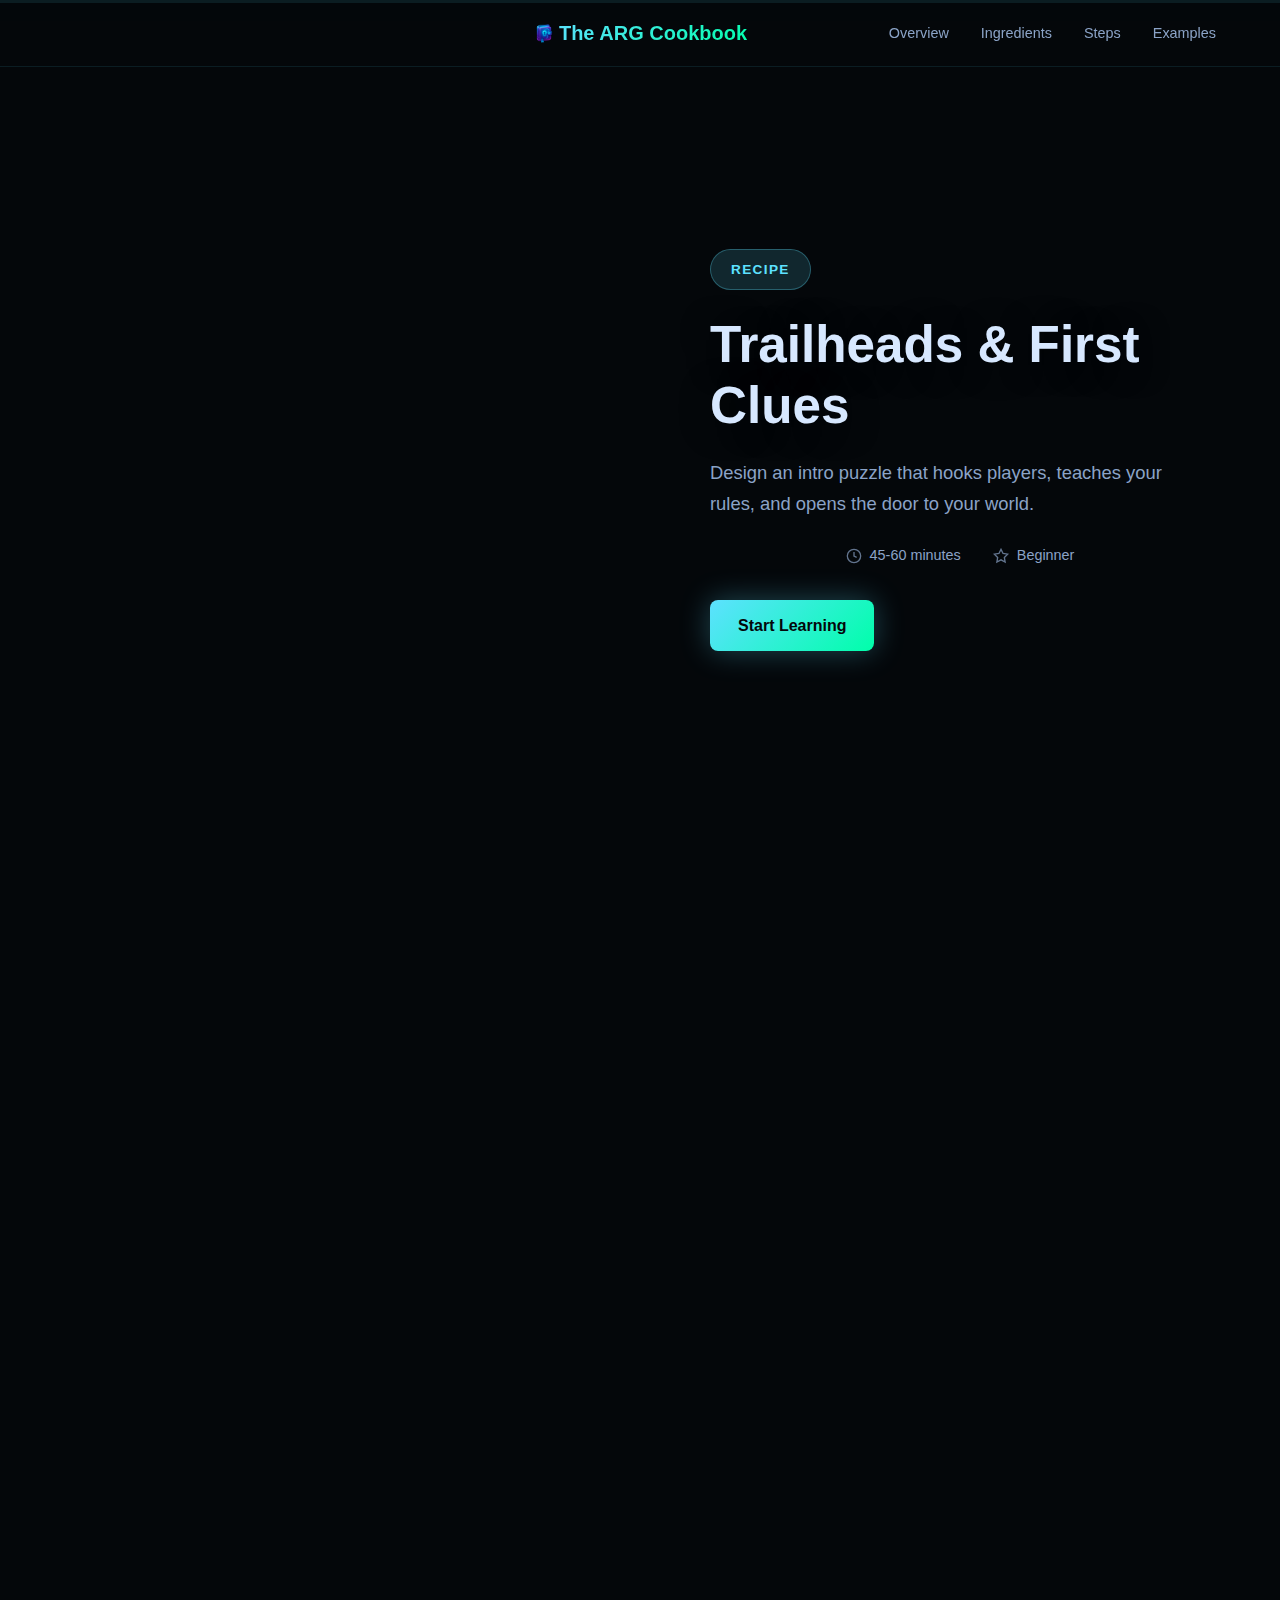
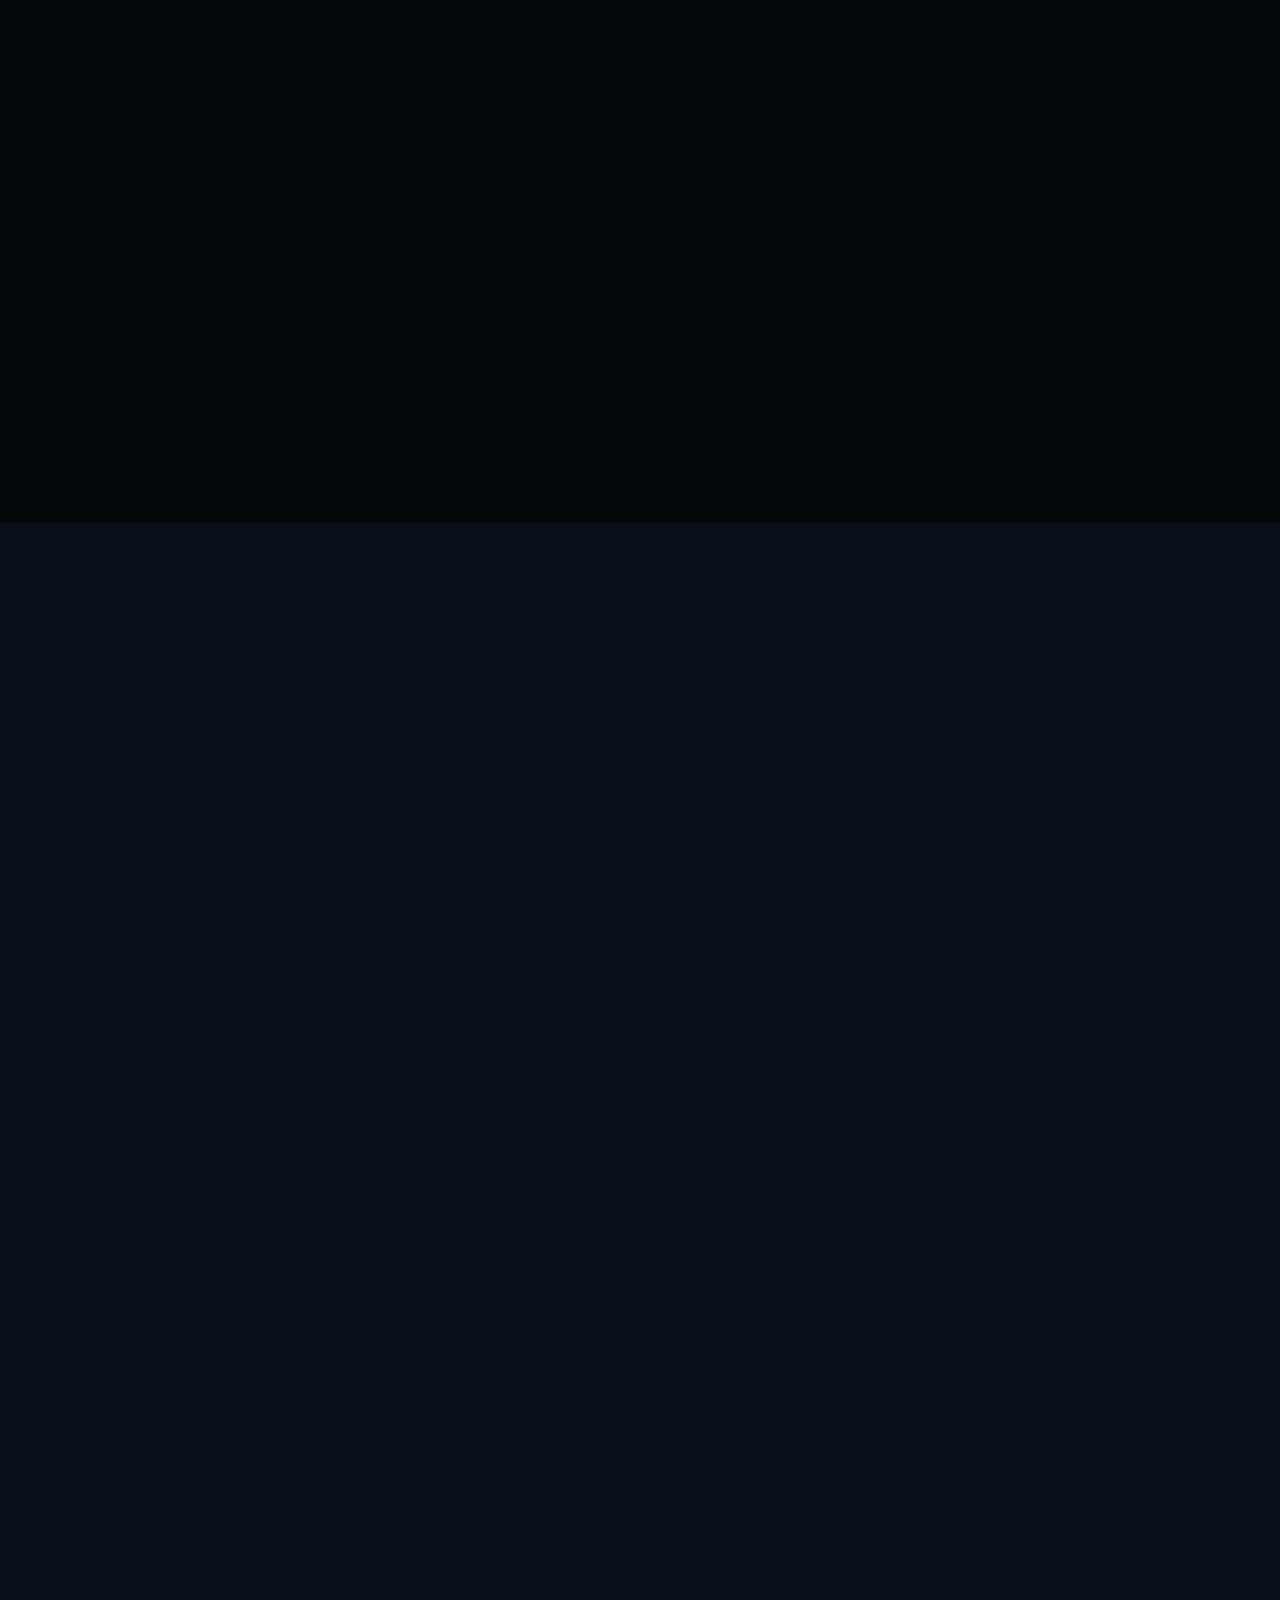
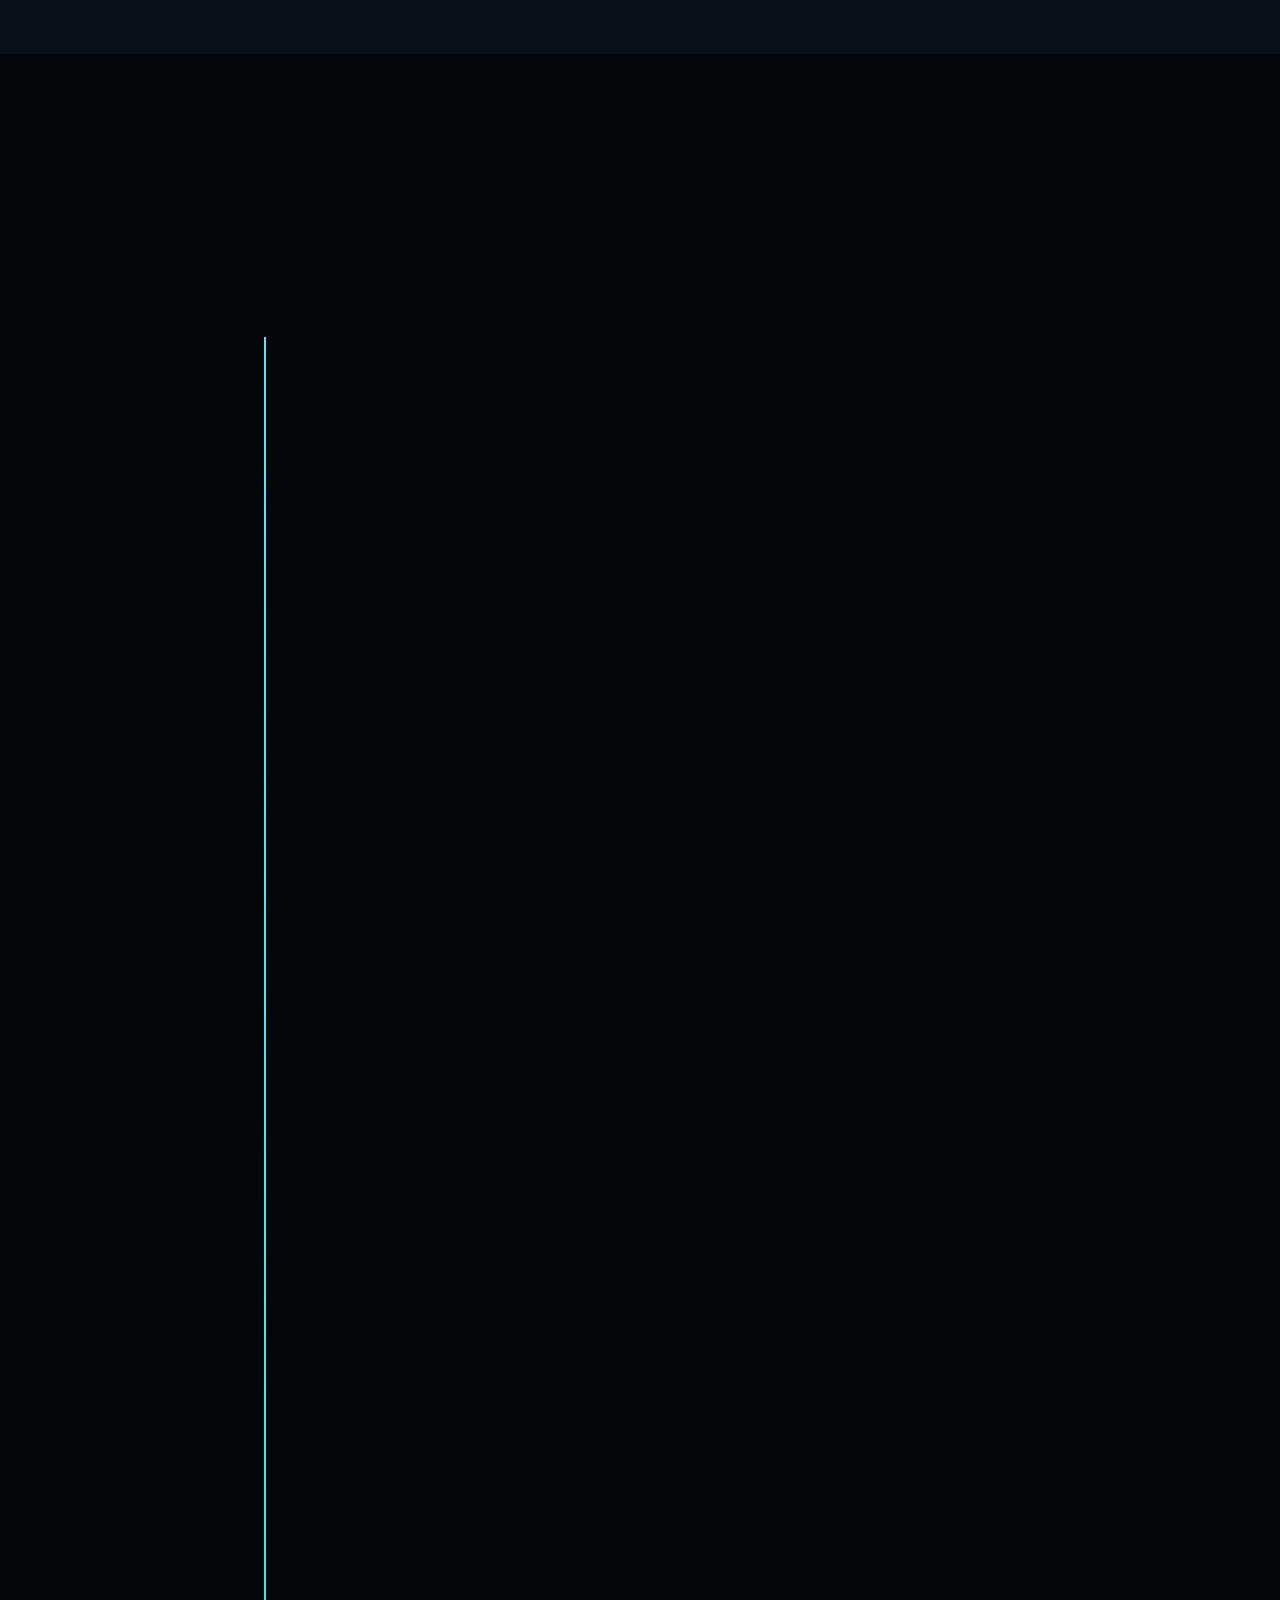
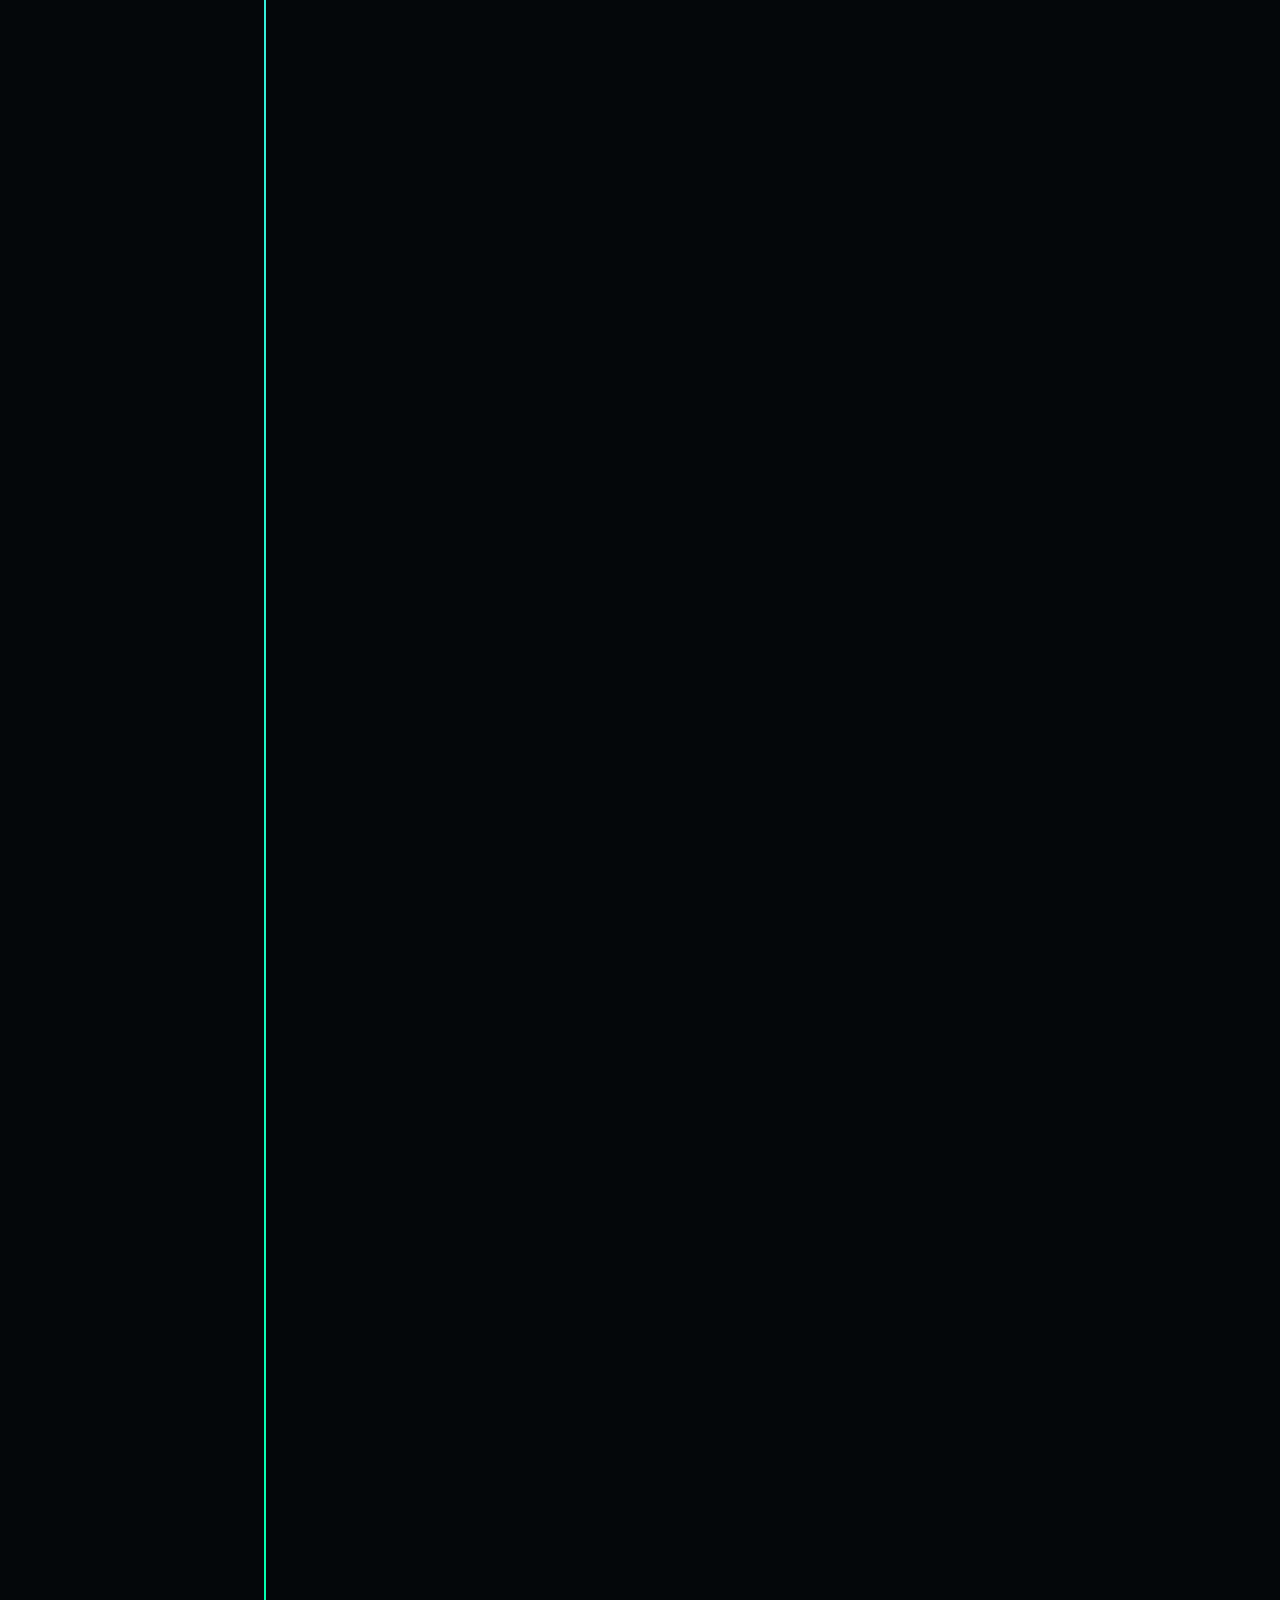
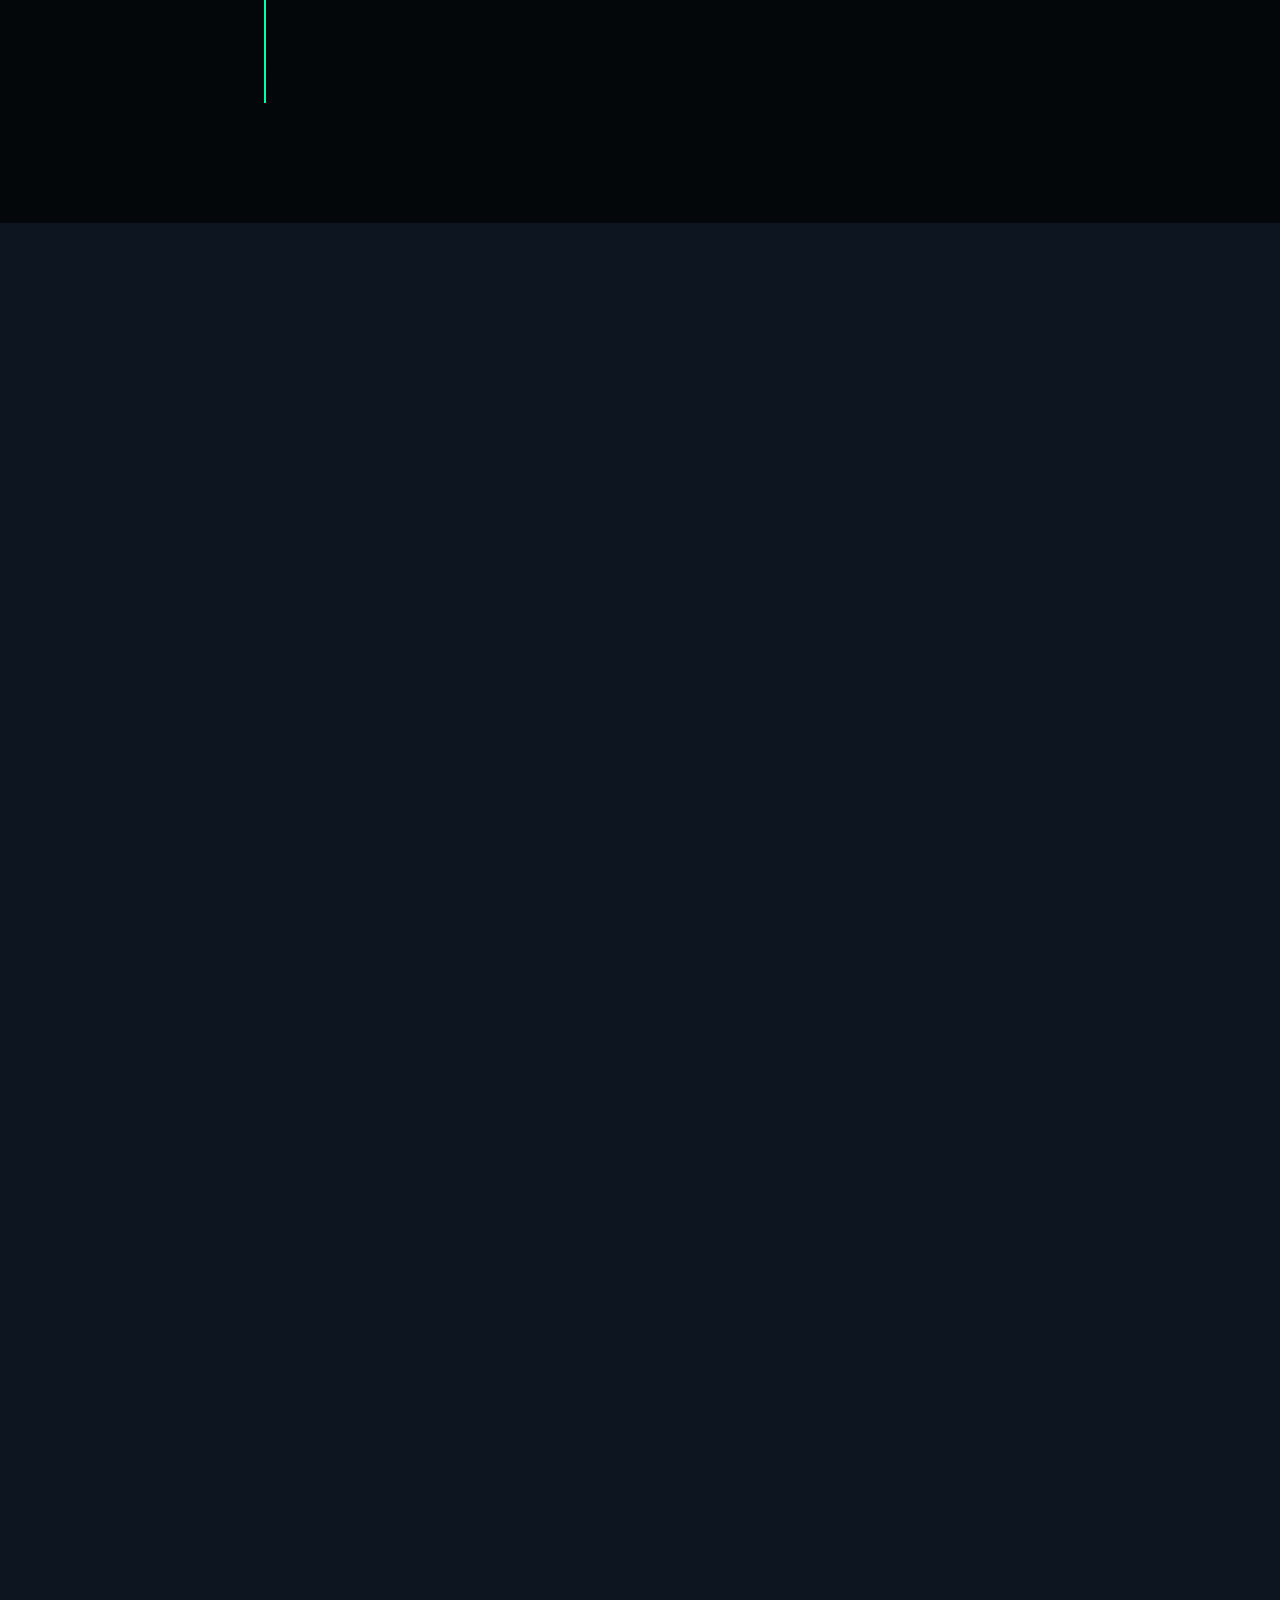
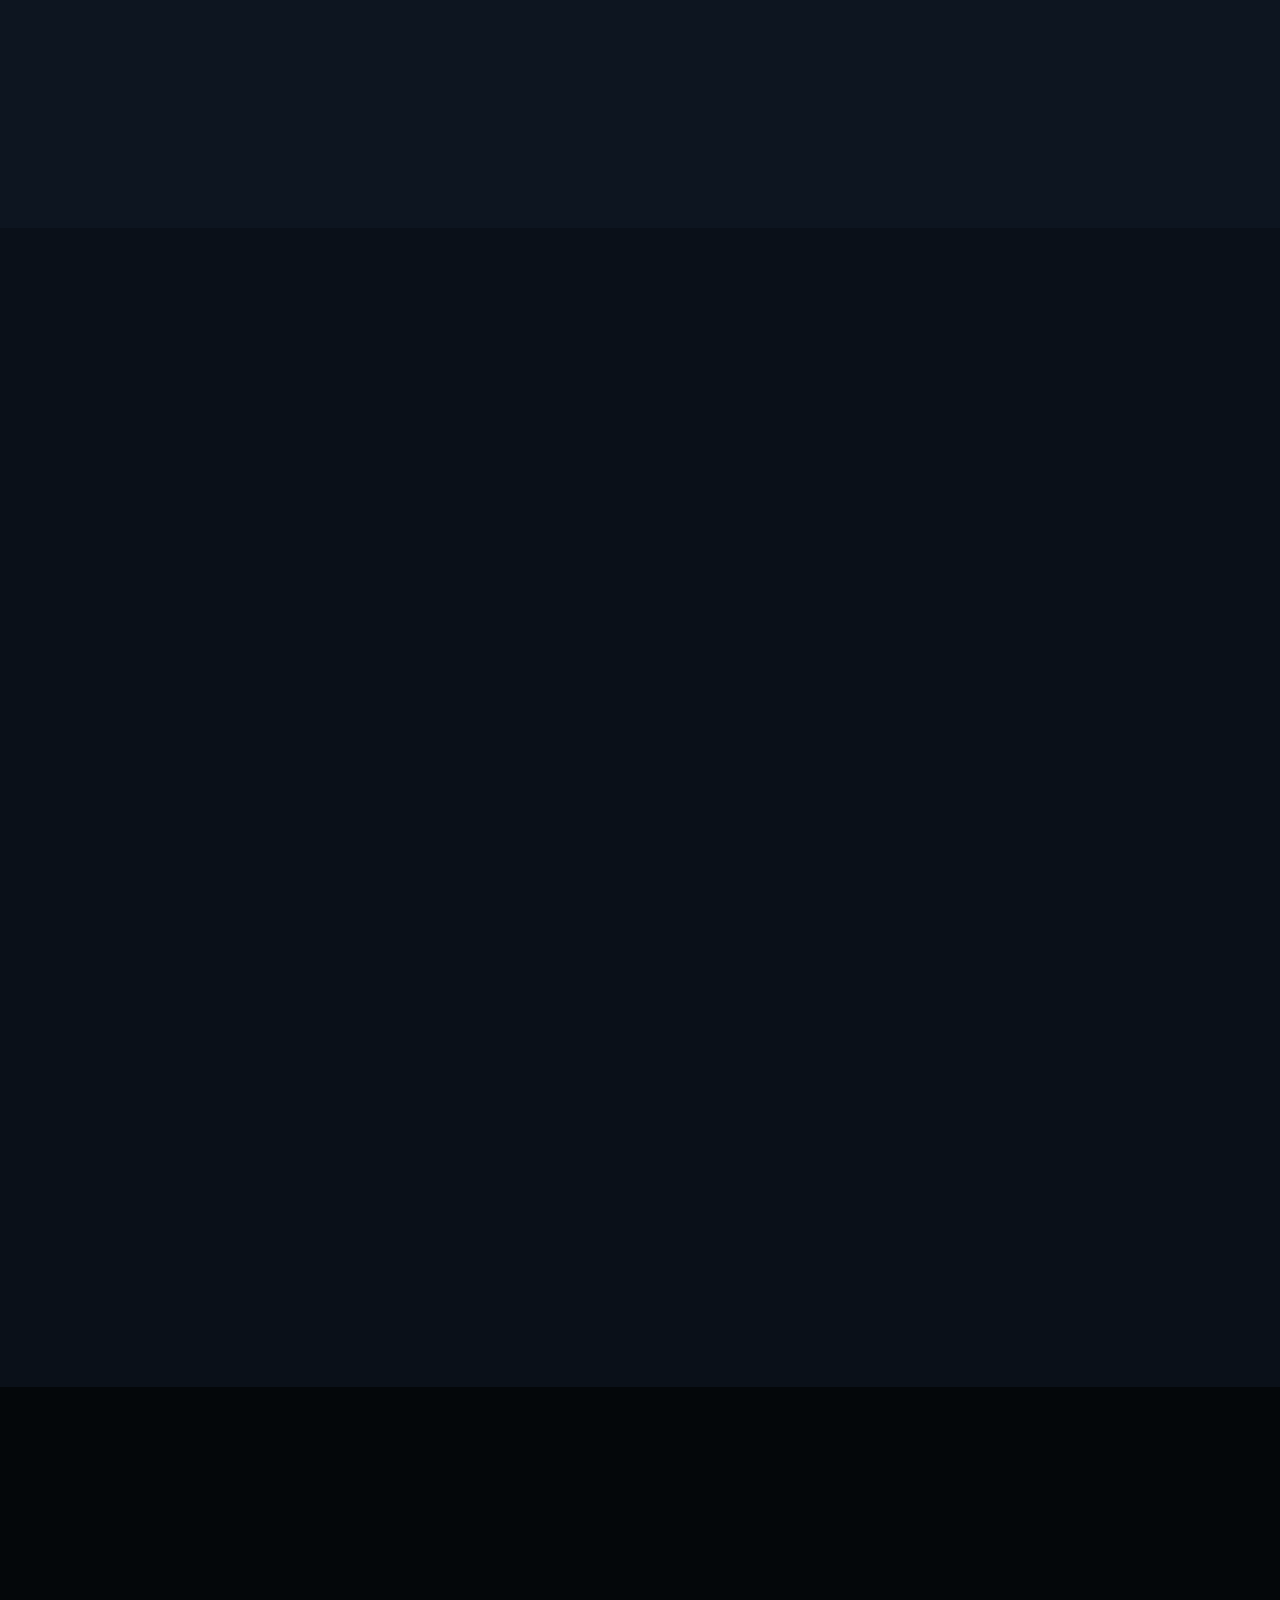
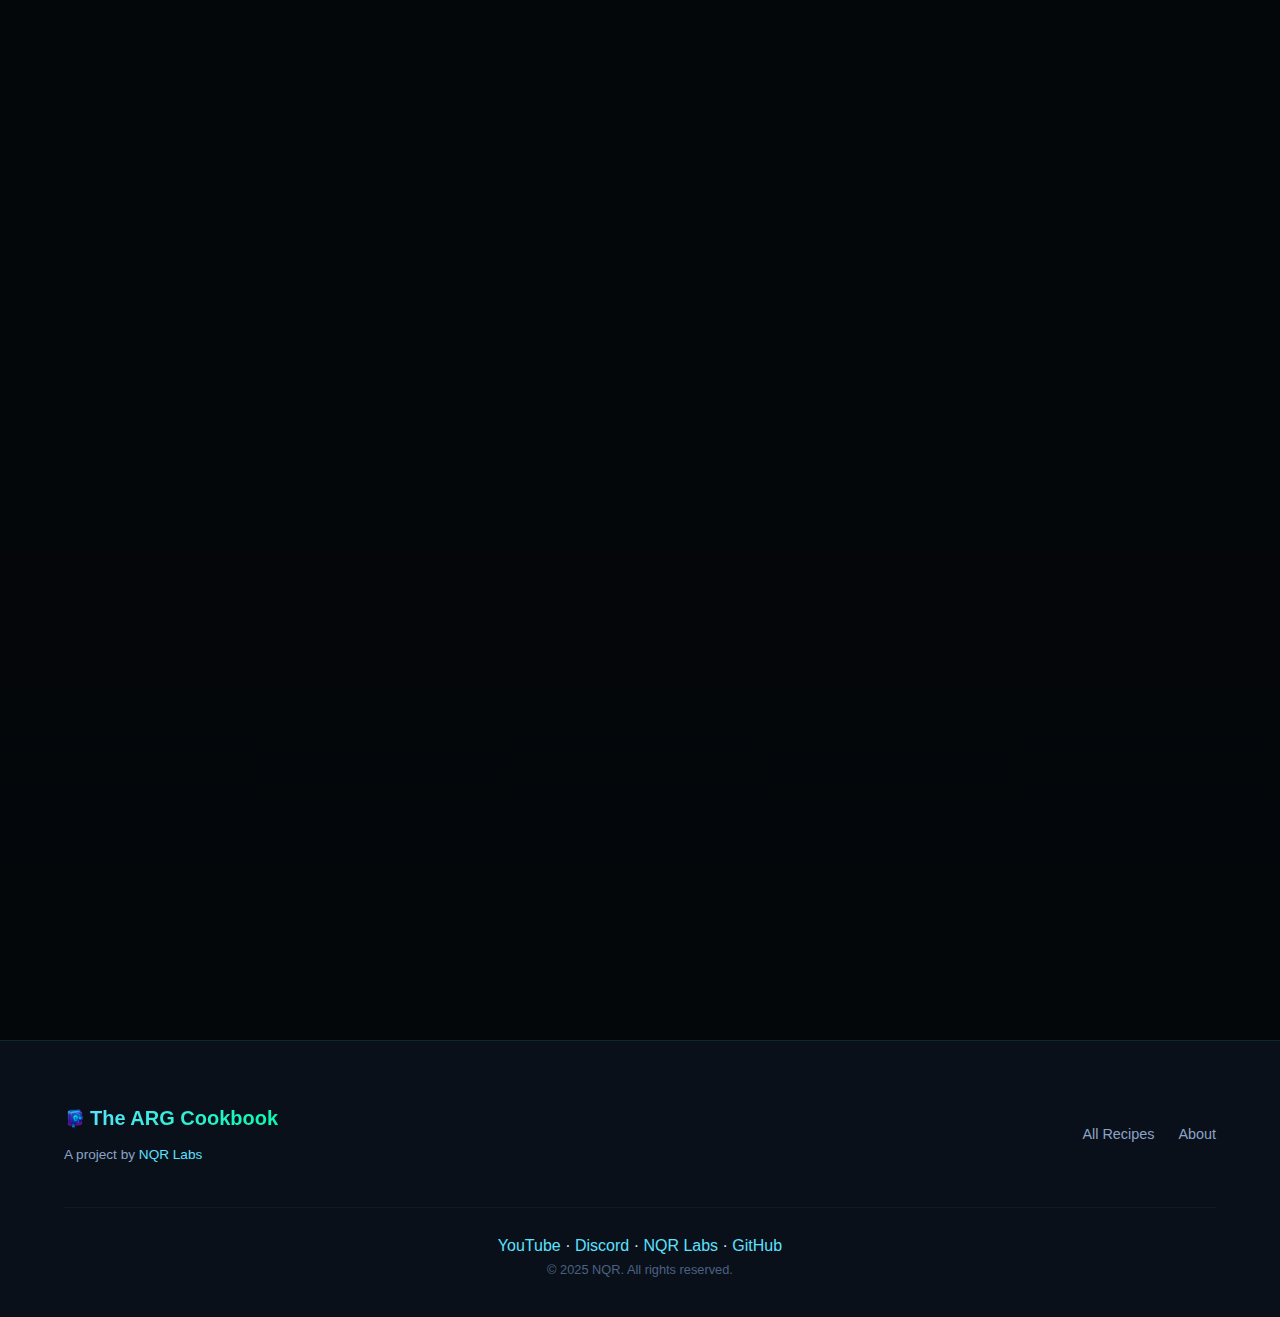
<file: ARGCookbook/Recipe02/index.html>
<!DOCTYPE html>
<html lang="en">
<head>
    <meta charset="UTF-8">
    <meta name="viewport" content="width=device-width, initial-scale=1.0">
    <title>Trailheads & First Clues | The ARG Cookbook</title>
    <meta name="description" content="Design your first ARG puzzle - a trailhead that hooks players, teaches your rules, and opens the door to your world.">

    <!-- Favicons -->
    <link rel="apple-touch-icon" sizes="180x180" href="/ARGCookbook/assets/images/apple-touch-icon.png">
    <link rel="icon" type="image/png" sizes="32x32" href="/ARGCookbook/assets/images/favicon-32x32.png">
    <link rel="icon" type="image/png" sizes="16x16" href="/ARGCookbook/assets/images/favicon-16x16.png">

    <!-- Open Graph -->
    <meta property="og:title" content="Trailheads & First Clues | The ARG Cookbook">
    <meta property="og:description" content="Design your first ARG puzzle - a trailhead that hooks players, teaches your rules, and opens the door to your world.">
    <meta property="og:image" content="https://nqrlabs.com/ARGCookbook/Recipe02/assets/images/og-image.png">
    <meta property="og:url" content="https://nqrlabs.com/ARGCookbook/Recipe02/">
    <meta property="og:type" content="website">

    <!-- Twitter Card -->
    <meta name="twitter:card" content="summary_large_image">
    <meta name="twitter:title" content="Trailheads & First Clues | The ARG Cookbook">
    <meta name="twitter:description" content="Design your first ARG puzzle - a trailhead that hooks players, teaches your rules, and opens the door to your world.">
    <meta name="twitter:image" content="https://nqrlabs.com/ARGCookbook/Recipe02/assets/images/og-image.png">

    <!-- Canonical URL -->
    <link rel="canonical" href="https://nqrlabs.com/ARGCookbook/Recipe02/">

    <!-- Styles -->
    <link rel="stylesheet" href="assets/css/styles.css">
</head>
<body>
    <!-- NAVIGATION -->
    <nav class="recipe-nav">
        <div class="nav-container">
            <a href="/#arg-cookbook" target="_top" class="nav-logo" style="display:flex; align-items:center;">
                <img src="/assets/images/arg-cookbook_card.png"
                    alt="ARG logo"
                    style="height:1.1em; width:auto; vertical-align:middle; margin-right:0.2em;"
                />
                <span class="logo-text">The ARG Cookbook</span>
            </a>
            <div class="nav-links">
                <a href="#overview">Overview</a>
                <a href="#ingredients">Ingredients</a>
                <a href="#steps">Steps</a>
                <a href="#examples">Examples</a>
            </div>
            <button class="nav-toggle" aria-label="Toggle navigation">
                <span></span>
                <span></span>
                <span></span>
            </button>
        </div>
    </nav>

    <!-- HERO SECTION - Split Screen Layout -->
    <section class="hero-split" id="hero">
        <div class="hero-split-image">
            <div class="hero-image-inner" style="background-image: url('https://images.unsplash.com/photo-1531129915305-9e84bb5a4b15?w=1200&q=80');"></div>
            <div class="hero-image-overlay"></div>
        </div>
        <div class="hero-split-content">
            <div class="hero-content-inner">
                <div class="hero-badge animate-on-scroll" data-animation="fade-right">
                    <span>Recipe</span>
                </div>
                <h1 class="hero-title animate-on-scroll" data-animation="fade-right" data-delay="100">
                    Trailheads & First Clues
                </h1>
                <p class="hero-subtitle animate-on-scroll" data-animation="fade-right" data-delay="200">
                    Design an intro puzzle that hooks players, teaches your rules, and opens the door to your world.
                </p>
                <div class="hero-meta animate-on-scroll" data-animation="fade-right" data-delay="300">
                    <span class="meta-item">
                        <svg width="16" height="16" viewBox="0 0 24 24" fill="none" stroke="currentColor" stroke-width="2">
                            <circle cx="12" cy="12" r="10"></circle>
                            <polyline points="12 6 12 12 16 14"></polyline>
                        </svg>
                        45-60 minutes
                    </span>
                    <span class="meta-item">
                        <svg width="16" height="16" viewBox="0 0 24 24" fill="none" stroke="currentColor" stroke-width="2">
                            <polygon points="12 2 15.09 8.26 22 9.27 17 14.14 18.18 21.02 12 17.77 5.82 21.02 7 14.14 2 9.27 8.91 8.26 12 2"></polygon>
                        </svg>
                        Beginner
                    </span>
                </div>
                <a href="#overview" class="btn btn-primary animate-on-scroll" data-animation="fade-right" data-delay="400">
                    Start Learning
                </a>
            </div>
        </div>
    </section>

    <!-- OVERVIEW SECTION -->
    <section class="section" id="overview">
        <div class="container">
            <div class="section-header animate-on-scroll" data-animation="fade-up">
                <span class="section-label">Overview</span>
                <h2 class="section-title">What You're Building</h2>
            </div>

            <div class="overview-columns">
                <div class="overview-main animate-on-scroll" data-animation="fade-up">
                    <p class="lead">
                        Every great ARG has that one moment where reality tilts. A weird image. A broken audio file. A link that definitely shouldn't exist. Most people scroll past. But a few players lean in, poke at it, and suddenly they're inside a world of hidden messages and secret rules.
                    </p>
                    <p>
                        This recipe is about building that moment: your very first puzzle, the trailhead that tells players "you're not just watching a story anymore, you're inside it."
                    </p>
                    <p>
                        You're actually creating three things at once: an <strong>intro puzzle</strong> (a small, solvable challenge), a <strong>trailhead</strong> (the clear "start here" signal), and a <strong>landing zone</strong> (where the puzzle sends them with a promise of more). Get these right and you've built a strong Episode One.
                    </p>
                </div>
                <div class="overview-sidebar animate-on-scroll" data-animation="fade-up" data-delay="200">
                    <div class="sidebar-card">
                        <h3>You'll Learn</h3>
                        <ul class="checklist">
                            <li>The Invite → Act → Reward formula</li>
                            <li>How to signal "this is a puzzle"</li>
                            <li>Designing a landing zone that buys you time</li>
                            <li>Common traps and how to avoid them</li>
                        </ul>
                    </div>
                </div>
            </div>
        </div>
    </section>

    <!-- PULL QUOTE -->
    <section class="section-quote">
        <div class="quote-background" data-parallax="0.2">
            <div class="quote-bg-image" style="background-image: url('https://images.unsplash.com/photo-1451187580459-43490279c0fa?w=1920&q=80');"></div>
            <div class="quote-bg-overlay"></div>
        </div>
        <div class="container">
            <blockquote class="pull-quote animate-on-scroll" data-animation="scale-up">
                <p>"You're not just hiding a message. You're opening a door and saying: Come in. The rules are a little different here."</p>
            </blockquote>
        </div>
    </section>

    <!-- INGREDIENTS SECTION - Magazine Grid -->
    <section class="section section-curved" id="ingredients">
        <div class="curved-top"></div>
        <div class="section-content">
            <div class="container">
                <div class="section-header animate-on-scroll" data-animation="fade-up">
                    <span class="section-label">Ingredients</span>
                    <h2 class="section-title">What You'll Need</h2>
                </div>

                <div class="ingredients-magazine">
                    <div class="ingredient-feature animate-on-scroll" data-animation="fade-up">
                        <div class="ingredient-feature-icon">
                            <svg width="48" height="48" viewBox="0 0 24 24" fill="none" stroke="currentColor" stroke-width="1.5">
                                <path d="M14.7 6.3a1 1 0 0 0 0 1.4l1.6 1.6a1 1 0 0 0 1.4 0l3.77-3.77a6 6 0 0 1-7.94 7.94l-6.91 6.91a2.12 2.12 0 0 1-3-3l6.91-6.91a6 6 0 0 1 7.94-7.94l-3.76 3.76z"></path>
                            </svg>
                        </div>
                        <h3>One Puzzle Mechanic</h3>
                        <p>Pick exactly one technique for your intro: invisible ink, spectrogram audio, QR codes, metadata, or cipher text. You'll reuse it later, so choose something that fits your world.</p>
                    </div>

                    <div class="ingredient-small animate-on-scroll" data-animation="fade-up" data-delay="100">
                        <div class="ingredient-small-icon">
                            <svg width="24" height="24" viewBox="0 0 24 24" fill="none" stroke="currentColor" stroke-width="2">
                                <rect x="2" y="3" width="20" height="14" rx="2" ry="2"></rect>
                                <line x1="8" y1="21" x2="16" y2="21"></line>
                                <line x1="12" y1="17" x2="12" y2="21"></line>
                            </svg>
                        </div>
                        <div>
                            <h4>NQR Labs Tools</h4>
                            <p><a href="/#Inknigma">Inknigma</a>, <a href="/#SpectroGhost">SpectroGhost</a>, <a href="/#Liminala">Liminala</a>, <a href="/#TinaQR">TinaQR</a>, <a href="/#arg-fonts">ARG Fonts</a></p>
                        </div>
                    </div>

                    <div class="ingredient-small animate-on-scroll" data-animation="fade-up" data-delay="200">
                        <div class="ingredient-small-icon">
                            <svg width="24" height="24" viewBox="0 0 24 24" fill="none" stroke="currentColor" stroke-width="2">
                                <path d="M21 15v4a2 2 0 0 1-2 2H5a2 2 0 0 1-2-2v-4"></path>
                                <polyline points="17 8 12 3 7 8"></polyline>
                                <line x1="12" y1="3" x2="12" y2="15"></line>
                            </svg>
                        </div>
                        <div>
                            <h4>Hosting Platform</h4>
                            <p>GitHub Pages, Notion, Google Drive, Discord, Tumblr, or simple HTML</p>
                        </div>
                    </div>

                    <div class="ingredient-small animate-on-scroll" data-animation="fade-up" data-delay="300">
                        <div class="ingredient-small-icon">
                            <svg width="24" height="24" viewBox="0 0 24 24" fill="none" stroke="currentColor" stroke-width="2">
                                <circle cx="12" cy="12" r="10"></circle>
                                <line x1="12" y1="16" x2="12" y2="12"></line>
                                <line x1="12" y1="8" x2="12.01" y2="8"></line>
                            </svg>
                        </div>
                        <div>
                            <h4>Your World's Tone</h4>
                            <p>Know if it's glitchy horror, investigative, magical, or grounded realistic</p>
                        </div>
                    </div>
                </div>
            </div>
        </div>
        <div class="curved-bottom"></div>
    </section>

    <!-- STEPS SECTION - Timeline Layout -->
    <section class="section" id="steps">
        <div class="container">
            <div class="section-header animate-on-scroll" data-animation="fade-up">
                <span class="section-label">Instructions</span>
                <h2 class="section-title">Step by Step</h2>
            </div>

            <div class="timeline">
                <!-- Step 1 -->
                <div class="timeline-item animate-on-scroll" data-animation="fade-up">
                    <div class="timeline-marker">1</div>
                    <div class="timeline-content">
                        <div class="timeline-image" style="background-image: url('https://images.unsplash.com/photo-1550745165-9bc0b252726f?w=600&q=80');"></div>
                        <div class="timeline-text">
                            <h3>Set the Tone</h3>
                            <p>Before you build anything, decide: "When players see this for the first time, what feeling do I want to hit them with?"</p>
                            <ul class="timeline-list">
                                <li><strong>Glitchy/digital horror:</strong> corrupted images, flickering text</li>
                                <li><strong>Investigative:</strong> metadata, QR scraps, "evidence" files</li>
                                <li><strong>Magical/surreal:</strong> runes, symbols, stereograms</li>
                                <li><strong>Grounded/realistic:</strong> chat screenshots, school docs, emails</li>
                            </ul>
                            <p>This feeling tells you what your "weird object" should be: an image, sound clip, screenshot, poster, or fake website.</p>
                        </div>
                    </div>
                </div>

                <!-- Step 2 -->
                <div class="timeline-item animate-on-scroll" data-animation="fade-up">
                    <div class="timeline-marker">2</div>
                    <div class="timeline-content">
                        <div class="timeline-image" style="background-image: url('https://images.unsplash.com/photo-1565892171165-1102ae23b255?w=600&q=80');"></div>
                        <div class="timeline-text">
                            <h3>Choose One Mechanic</h3>
                            <p>The intro puzzle is your tutorial, hiding inside the story. Pick exactly one mechanic you want players to learn:</p>
                            <ul class="timeline-list">
                                <li>Invisible text in images → <a href="/#Inknigma">Inknigma</a> / <a href="/#Lucyra">Lucyra</a></li>
                                <li>Words in audio spectrograms → <a href="/#SpectroGhost">SpectroGhost</a></li>
                                <li>Secret notes in metadata → <a href="/#Liminala">Liminala</a></li>
                                <li>QR codes disguised as art → <a href="/#TinaQR">TinaQR</a></li>
                                <li>Cipher text with custom fonts → <a href="/#arg-fonts">ARG Fonts</a></li>
                            </ul>
                            <div class="timeline-tip">
                                <strong>Pro tip:</strong> Plan to reuse this mechanic later. That's how you teach the rules of your ARG.
                            </div>
                        </div>
                    </div>
                </div>

                <!-- Step 3 -->
                <div class="timeline-item animate-on-scroll" data-animation="fade-up">
                    <div class="timeline-marker">3</div>
                    <div class="timeline-content">
                        <div class="timeline-image" style="background-image: url('https://images.unsplash.com/photo-1633356122544-f134324a6cee?w=600&q=80');"></div>
                        <div class="timeline-text">
                            <h3>Make the Weirdness Obvious</h3>
                            <p>New creators often make their first puzzle too subtle. Players never realize it exists. Don't be sneaky. Be loudly strange.</p>
                            <ul class="timeline-list">
                                <li>A photo with one clearly corrupted corner</li>
                                <li>A file named <code>WHYDIDTHEYSENDTHIS.png</code></li>
                                <li>A character saying "does this picture look wrong to you?"</li>
                                <li>Audio with a very noticeable tone layered on top</li>
                            </ul>
                            <p>Your job isn't to trick players into missing the puzzle. Your job is to invite them to touch it.</p>
                        </div>
                    </div>
                </div>

                <!-- Step 4 -->
                <div class="timeline-item animate-on-scroll" data-animation="fade-up">
                    <div class="timeline-marker">4</div>
                    <div class="timeline-content">
                        <div class="timeline-image" style="background-image: url('https://images.unsplash.com/photo-1488272690691-2636704d6000?w=600&q=80');"></div>
                        <div class="timeline-text">
                            <h3>Build the Puzzle Chain</h3>
                            <p>Most strong intro puzzles follow this pattern:</p>
                            <ul class="timeline-list">
                                <li><strong>Invite:</strong> Show the weird object with a caption that nudges them ("Something's wrong with this file")</li>
                                <li><strong>Act:</strong> One clear action: scan, decode, inspect, listen. Hint the tool in-world ("the truth is in the noise")</li>
                                <li><strong>Reward:</strong> A phrase, URL, password, or handle that obviously leads somewhere</li>
                            </ul>
                            <div class="timeline-tip">
                                <strong>Remember:</strong> If any piece is missing, players get confused or bored. The reward should scream "this is the next step."
                            </div>
                        </div>
                    </div>
                </div>

                <!-- Step 5 -->
                <div class="timeline-item animate-on-scroll" data-animation="fade-up">
                    <div class="timeline-marker">5</div>
                    <div class="timeline-content">
                        <div class="timeline-image" style="background-image: url('https://images.unsplash.com/photo-1642873367427-2face181a04f?w=600&q=80');"></div>
                        <div class="timeline-text">
                            <h3>Design the Landing Zone</h3>
                            <p>Solving the intro should bring players somewhere: a page, channel, file, or inbox. This landing zone needs to do four things:</p>
                            <ul class="timeline-list">
                                <li><strong>Confirm they were right:</strong> "ACCESS GRANTED" or "You weren't supposed to find this"</li>
                                <li><strong>Give a micro-reward:</strong> A bit of lore, a character voice, a symbol that matters later</li>
                                <li><strong>Buy you time:</strong> "I'm gathering more evidence. Check back soon." or "Decryption in progress: 24%"</li>
                                <li><strong>Hint the bigger destination:</strong> A blurred folder called FINAL PROTOCOL</li>
                            </ul>
                            <p>Keep it simple and easy to update. Notion, a Google Doc, or a basic HTML page all work fine.</p>
                        </div>
                    </div>
                </div>
            </div>
        </div>
    </section>

    <!-- EXAMPLES SECTION - Masonry Grid -->
    <section class="section section-dark" id="examples">
        <div class="container">
            <div class="section-header animate-on-scroll" data-animation="fade-up">
                <span class="section-label">Inspiration</span>
                <h2 class="section-title">Example Structures</h2>
                <p class="section-subtitle">Remix these patterns for your own intro puzzle</p>
            </div>

            <div class="examples-masonry">
                <div class="example-masonry-item example-large animate-on-scroll" data-animation="fade-up">
                    <div class="example-masonry-image" style="background-image: url('https://images.unsplash.com/photo-1603786419734-909b0373d942?w=800&q=80');"></div>
                    <div class="example-masonry-content">
                        <h3>The Corrupted Selfie</h3>
                        <p>A selfie from a "friend" with one corner obviously glitched. Players inspect it with <a href="/#Lucyra">Lucyra</a> and reveal hidden text: <code>START IN ROOM 204</code>. Landing zone is a simple page titled "Room 204 Log" with one scared entry and a note: "I'm still collecting proof. Check back soon." Teaches: images can hide text.</p>
                        <span class="example-tag">Invisible Ink</span>
                    </div>
                </div>

                <div class="example-masonry-item animate-on-scroll" data-animation="fade-up" data-delay="100">
                    <div class="example-masonry-image" style="background-image: url('https://images.unsplash.com/photo-1611532736579-6b16e2b50449?w=600&q=80');"></div>
                    <div class="example-masonry-content">
                        <h3>The Audio Whisper</h3>
                        <p>A 10-second voice memo captioned "audio bug?" with words drawn in the spectrogram: <code>CANT TALK HERE</code>. Landing zone looks like a terminal: "Transmission intercepted. Further logs when channel is safe." Teaches: audio is worth analyzing visually.</p>
                        <span class="example-tag">Spectrogram</span>
                    </div>
                </div>

                <div class="example-masonry-item animate-on-scroll" data-animation="fade-up" data-delay="200">
                    <div class="example-masonry-image" style="background-image: url('https://images.unsplash.com/photo-1450101499163-c8848c66ca85?w=600&q=80');"></div>
                    <div class="example-masonry-content">
                        <h3>The Evidence File</h3>
                        <p>An empty-looking PNG named <code>evidence.png</code> from a panicked character. <a href="/#Liminala">Liminala</a> reveals metadata: <code>Artist: donttrusttheprincipal</code>. Landing zone is a shared folder with one visible file and a promise of more. Teaches: metadata matters.</p>
                        <span class="example-tag">Metadata</span>
                    </div>
                </div>
            </div>
        </div>
    </section>

    <!-- VARIATIONS SECTION -->
    <section class="section section-curved" id="variations">
        <div class="curved-top"></div>
        <div class="section-content">
            <div class="container">
                <div class="section-header animate-on-scroll" data-animation="fade-up">
                    <span class="section-label">Adapt</span>
                    <h2 class="section-title">Scale to Your Needs</h2>
                    <p class="section-subtitle">Start simple or go deeper</p>
                </div>

                <div class="variations-stack">
                    <div class="variation-stack-item animate-on-scroll" data-animation="fade-up">
                        <div class="variation-stack-level">Beginner</div>
                        <div class="variation-stack-content">
                            <h3>Single QR Code</h3>
                            <p>Hide a QR code in plain sight on a poster or image. It links directly to your landing zone with a welcome message. One tool, one solve, instant gratification.</p>
                        </div>
                    </div>

                    <div class="variation-stack-item animate-on-scroll" data-animation="fade-up" data-delay="100">
                        <div class="variation-stack-level">Intermediate</div>
                        <div class="variation-stack-content">
                            <h3>Standard Mechanic Chain</h3>
                            <p>The full Invite → Act → Reward pattern with one puzzle tool. Players identify something weird, apply the right technique, get a clear result that leads to your landing zone.</p>
                        </div>
                    </div>

                    <div class="variation-stack-item animate-on-scroll" data-animation="fade-up" data-delay="200">
                        <div class="variation-stack-level">Advanced</div>
                        <div class="variation-stack-content">
                            <h3>Multi-Layer Intro</h3>
                            <p>Two quick solves chained together: find hidden text that gives a password, use the password on a locked page. Still fast but teaches two mechanics and feels more "real."</p>
                        </div>
                    </div>
                </div>
            </div>
        </div>
        <div class="curved-bottom"></div>
    </section>

    <!-- SAFETY SECTION -->
    <section class="section">
        <div class="container">
            <div class="section-header animate-on-scroll" data-animation="fade-up">
                <span class="section-label">Important</span>
                <h2 class="section-title">Safety & Boundaries</h2>
            </div>

            <div class="overview-columns">
                <div class="overview-main animate-on-scroll" data-animation="fade-up">
                    <p>You can make your game spooky, intense, and weird without crossing lines. The point is to feel like the world is bending, not to put anyone at risk.</p>
                    <p><strong>Avoid:</strong> Telling players to trespass or break rules. Using real people without permission. Posting anyone's real personal info. Pushing players toward unsafe stunts.</p>
                    <p><strong>Good moves:</strong> Keep missions digital or clearly safe. Use fictional names and organizations. Add a disclaimer: "This is a fictional game. Stay safe and follow real-world rules while playing."</p>
                </div>
                <div class="overview-sidebar animate-on-scroll" data-animation="fade-up" data-delay="200">
                    <div class="sidebar-card">
                        <h3>Quick Checklist</h3>
                        <ul class="checklist">
                            <li>Weirdness is obvious enough to notice?</li>
                            <li>One clear action for players to try?</li>
                            <li>Reward feels like a next step?</li>
                            <li>Landing zone buys you time?</li>
                            <li>Everything safe in the real world?</li>
                        </ul>
                    </div>
                </div>
            </div>
        </div>
    </section>

    <!-- CTA SECTION -->
    <section class="section section-cta">
        <div class="cta-background" data-parallax="0.25">
            <div class="cta-bg-image" style="background-image: url('https://images.unsplash.com/photo-1519681393784-d120267933ba?w=1920&q=80');"></div>
            <div class="cta-bg-overlay"></div>
        </div>
        <div class="container">
            <div class="cta-content animate-on-scroll" data-animation="fade-up">
                <h2 class="cta-title">Ready to Open the Door?</h2>
                <p class="cta-text">Your intro puzzle is Module 1. While players are solving and theorizing, you quietly build Module 2. You only need to stay one or two steps ahead.</p>
                <div class="cta-buttons">
                    <a href="#steps" class="btn btn-primary btn-large">Review Steps</a>
                    <a href="/#arg-cookbook" target="_top" class="btn btn-secondary btn-large">More Recipes</a>
                </div>
            </div>
        </div>
    </section>

    <!-- FOOTER -->
    <footer class="recipe-footer">
        <div class="container">
            <div class="footer-content">
                <div class="footer-brand">
                    <a href="/#arg-cookbook" target="_top" class="nav-logo" style="display:flex; align-items:center;">
                        <img src="/assets/images/arg-cookbook_card.png"
                            alt="ARG logo"
                            style="height:1.1em; width:auto; vertical-align:middle; margin-right:0.2em;"
                        />
                        <span class="footer-logo">The ARG Cookbook</span>
                    </a>
                    <p>A project by <a href="https://nqrlabs.com" target="_blank" rel="noopener">NQR Labs</a></p>
                </div>
                <div class="footer-nav">
                    <a href="/#arg-cookbook" target="_top">All Recipes</a>
                    <a href="#" data-modal="about">About</a>
                </div>
            </div>
            <div class="footer-bottom">
                <a href="https://youtube.com/@CLU-NQR" target="_blank">YouTube</a> &middot;
                <a href="https://discord.gg/HT9YE8rvuN" target="_blank">Discord</a> &middot;
                <a href="https://nqrlabs.com" target="_blank">NQR Labs</a> &middot;
                <a href="https://github.com/NQRLabs" target="_blank">GitHub</a>
                <br>
                <p>&copy; 2025 NQR. All rights reserved.</p>
            </div>
        </div>
    </footer>

    <!-- MODALS -->
    <div class="modal" id="modal-about">
        <div class="modal-backdrop"></div>
        <div class="modal-content">
            <button class="modal-close" aria-label="Close modal">&times;</button>
            <h2>About This Recipe</h2>
            <p>This recipe teaches the fundamentals of ARG intro puzzle design: creating a trailhead that hooks players and a landing zone that keeps them engaged while you build more content.</p>
            <p>Part of <strong><a href="/#arg-cookbook" target="_top">The ARG Cookbook</a></strong> - a collection of practical recipes for building alternate reality games.</p>
        </div>
    </div>

    <!-- Progress Bar -->
    <div class="progress-bar">
        <div class="progress-fill"></div>
    </div>

    <!-- Scripts -->
    <script src="assets/js/app.js"></script>
</body>
</html>
</file>
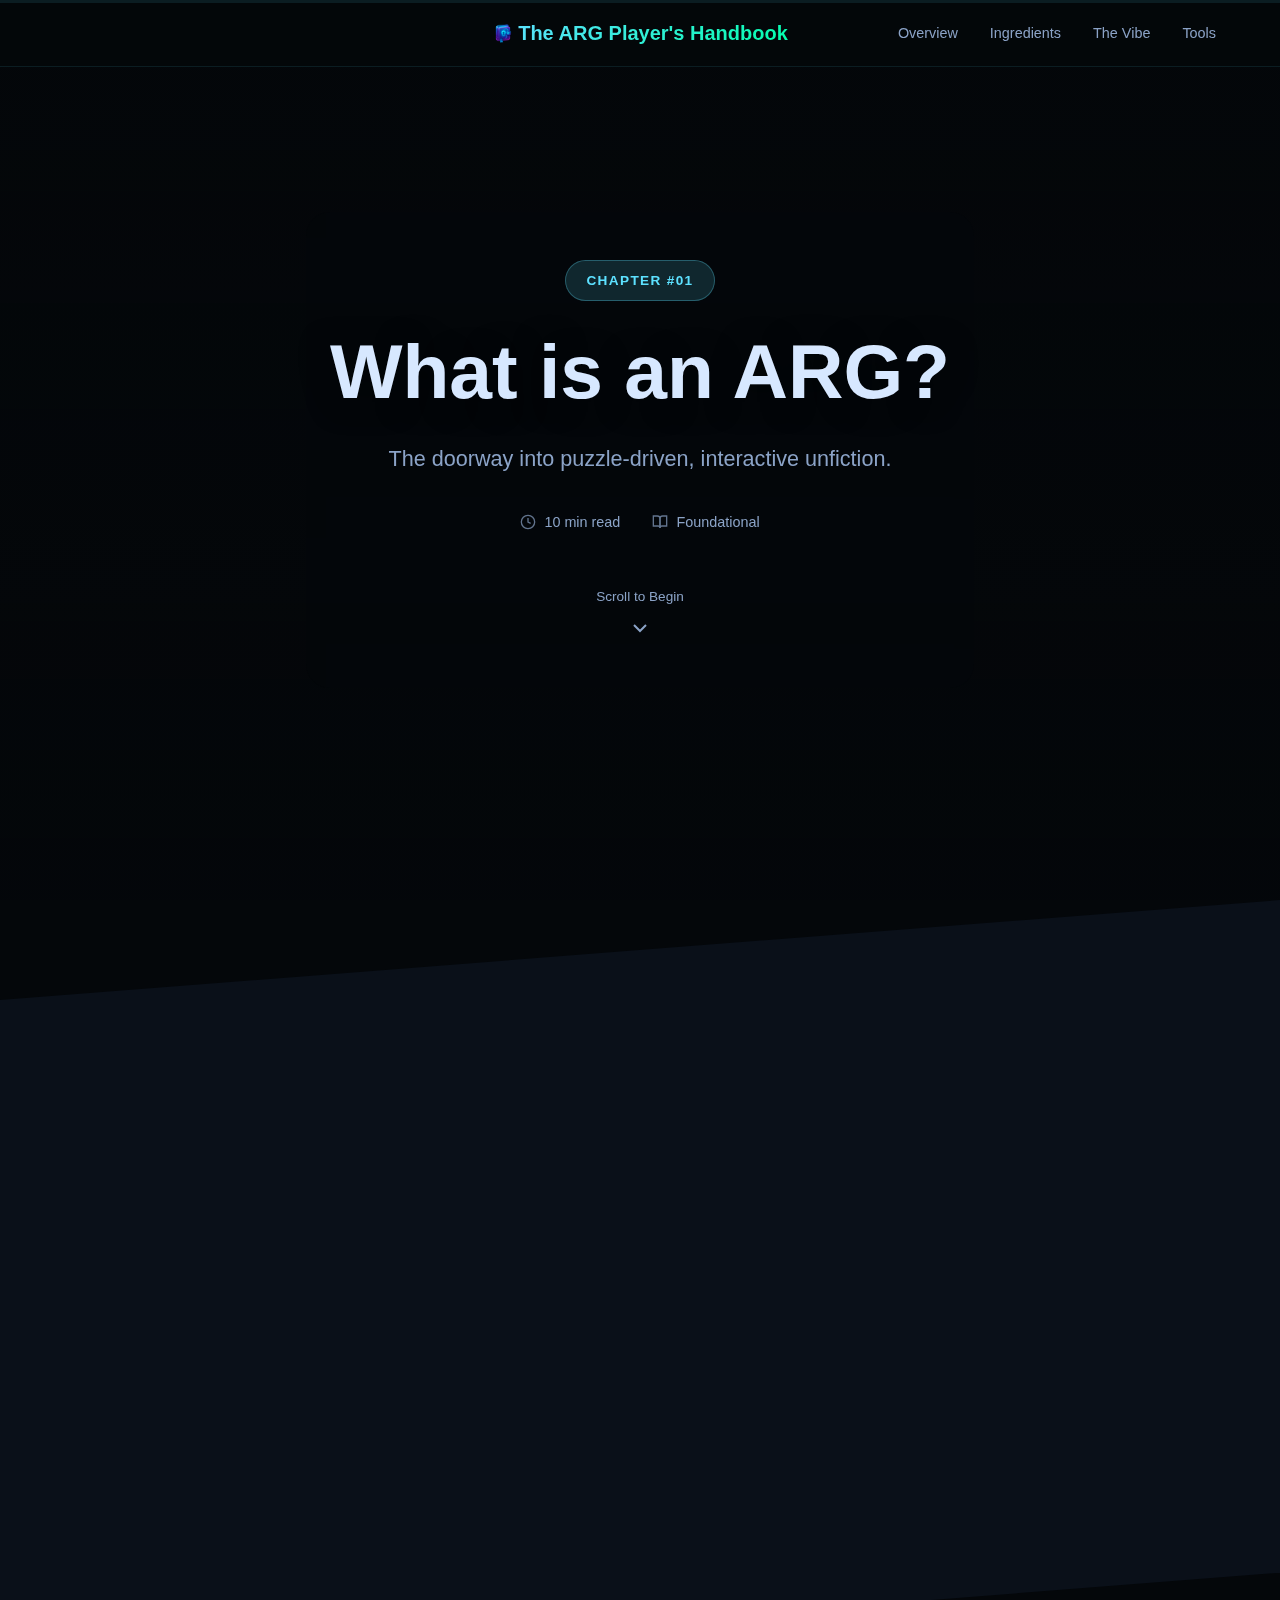
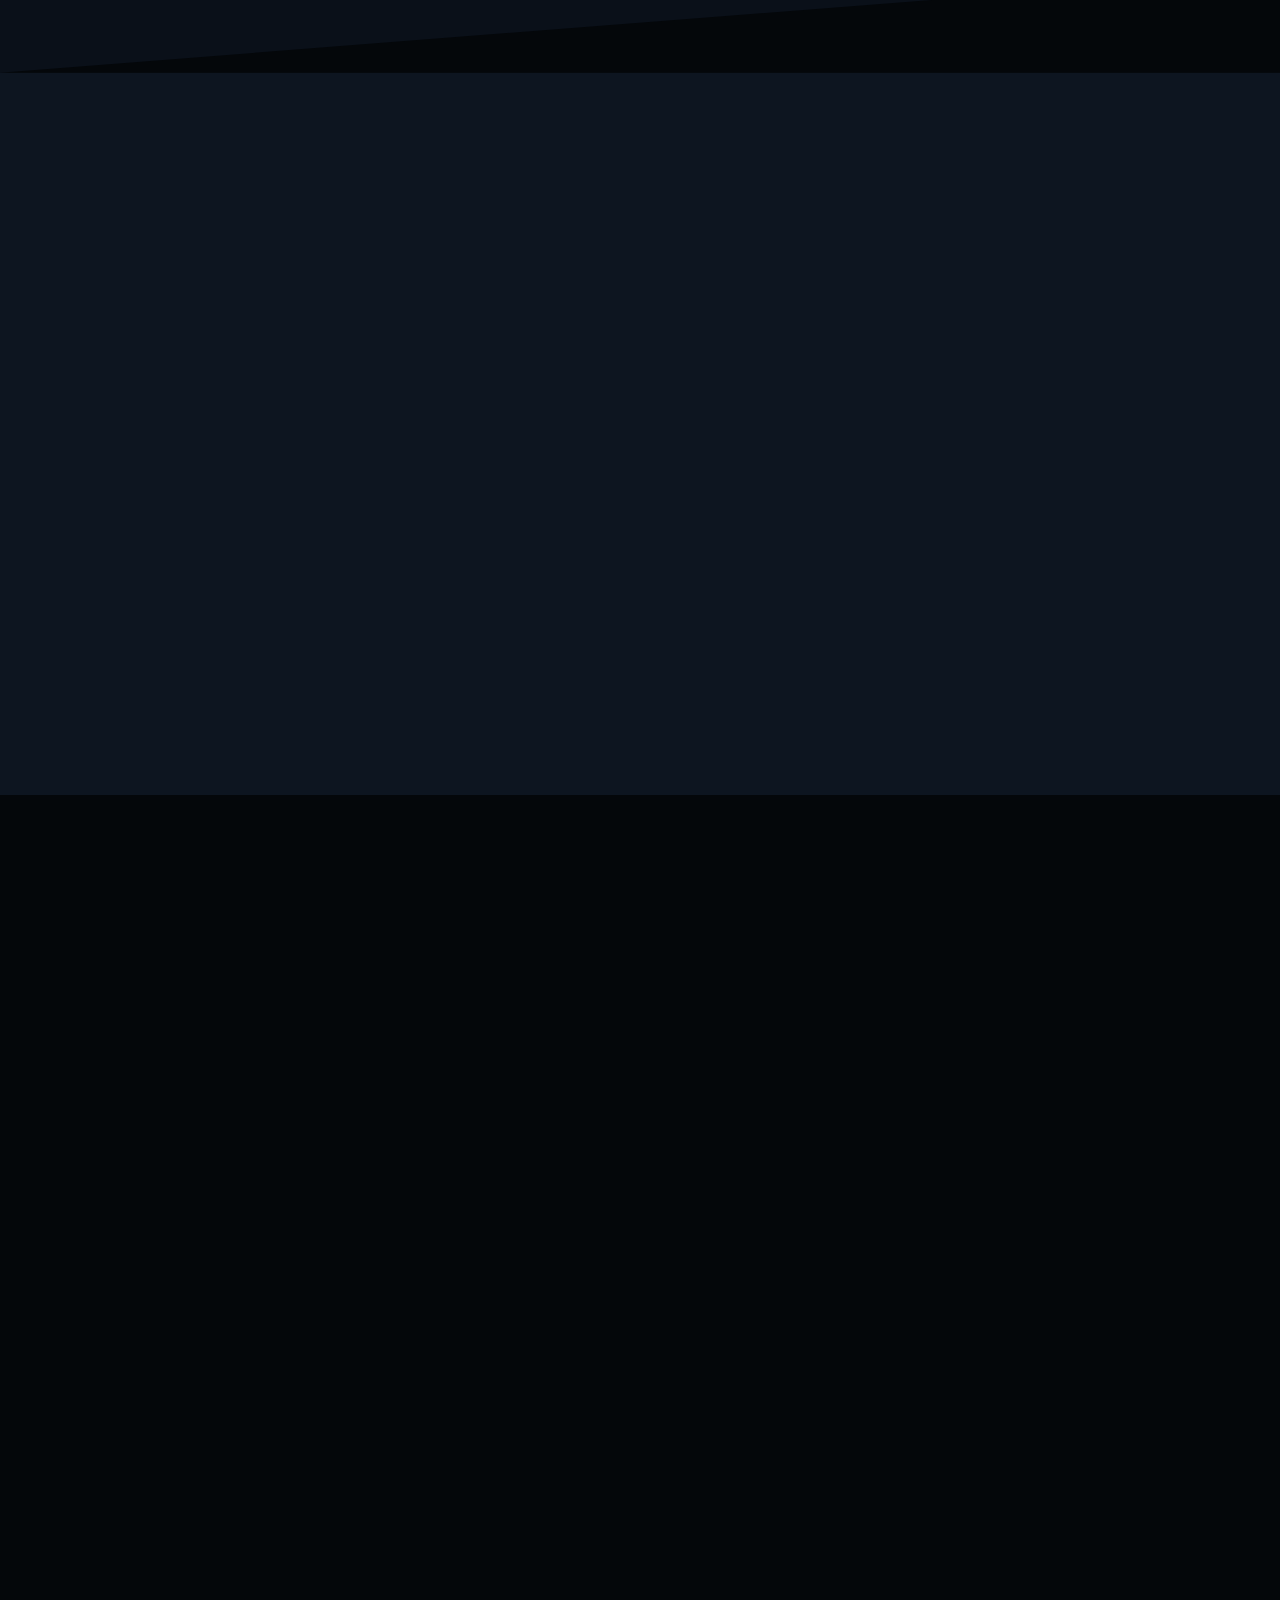
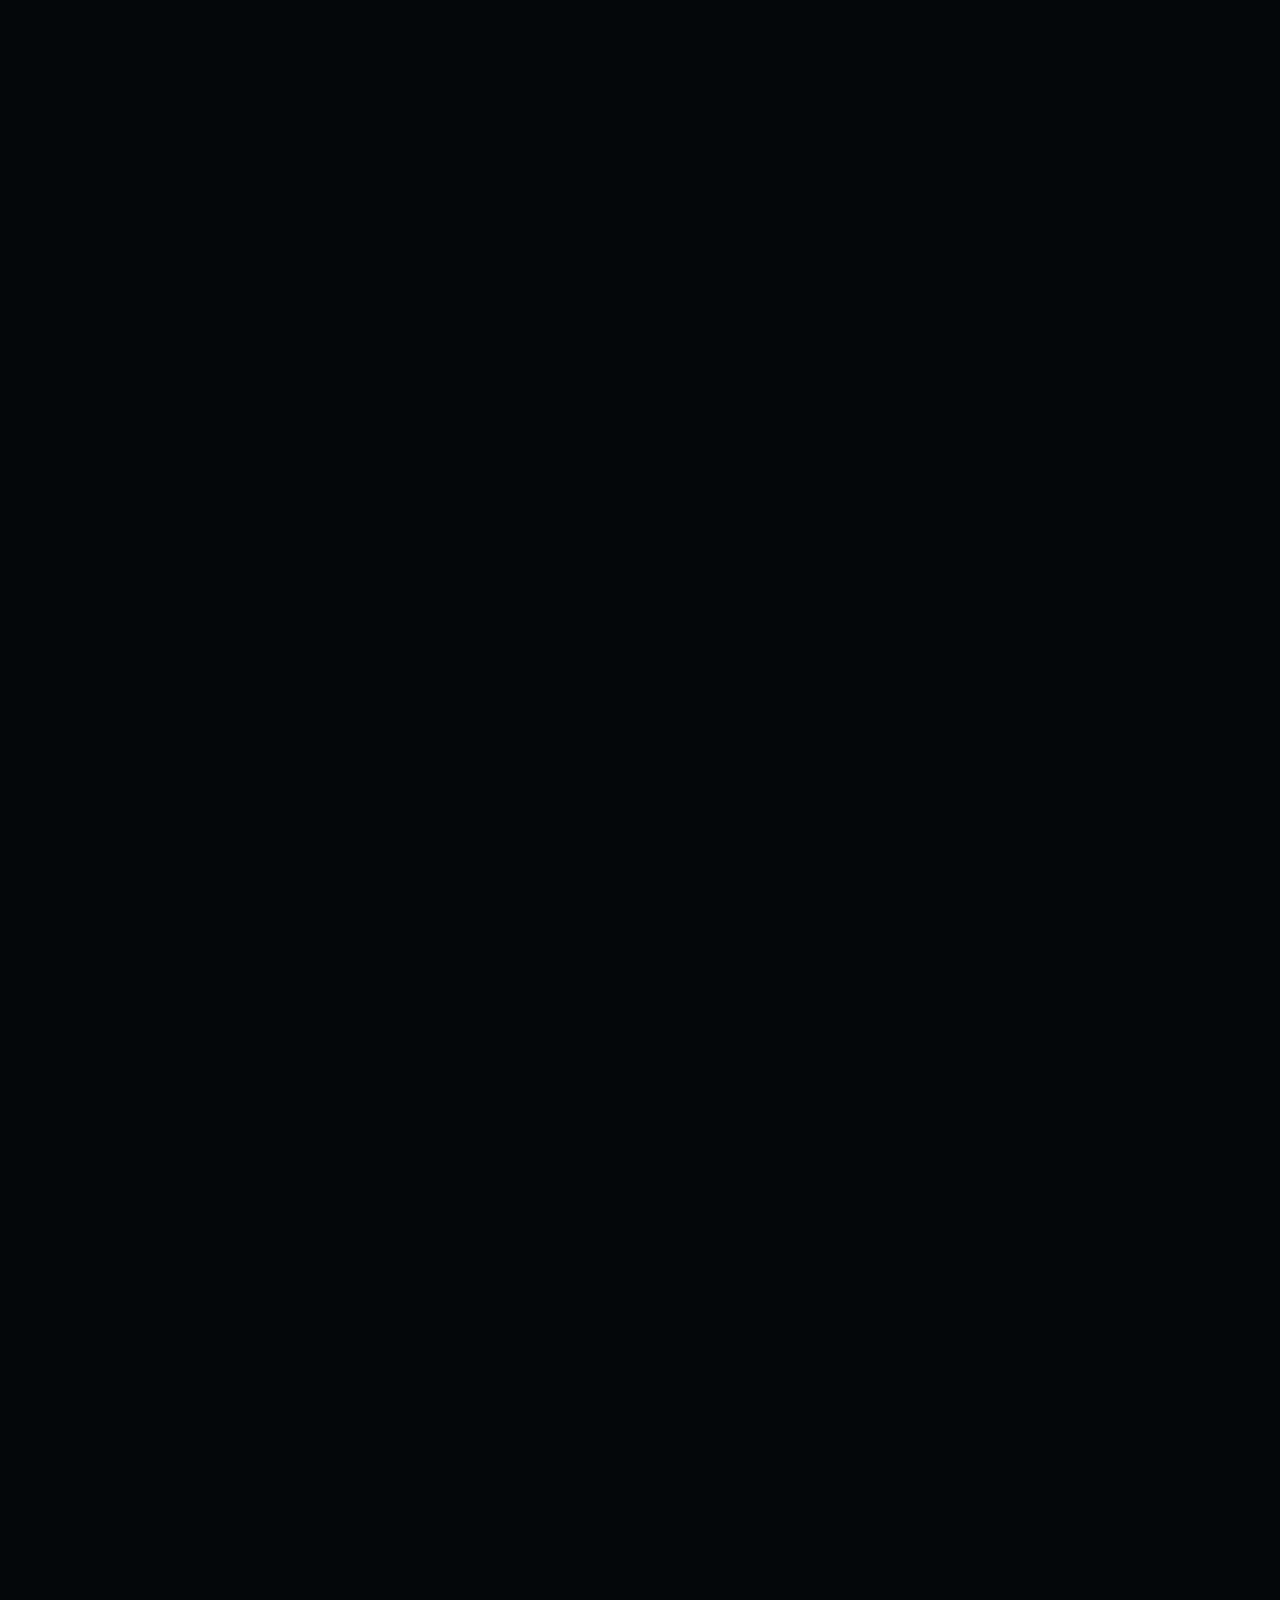
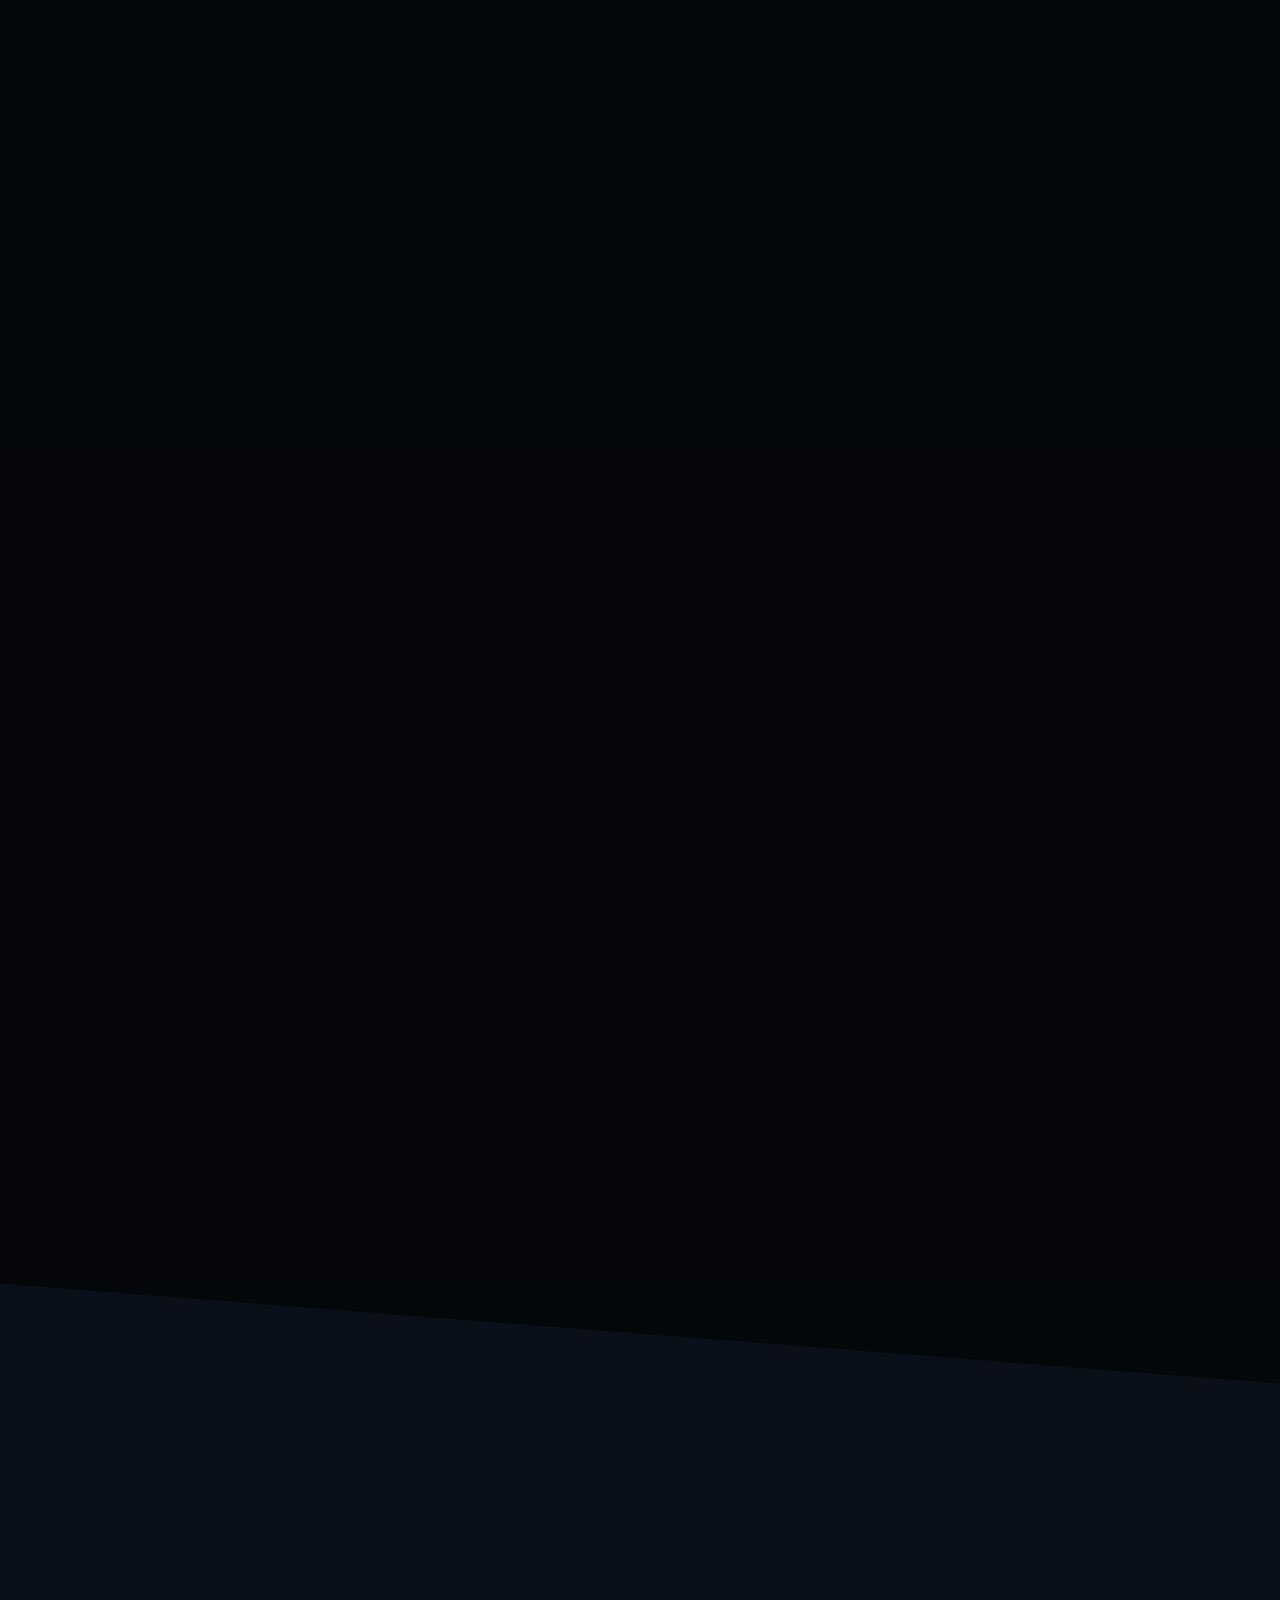
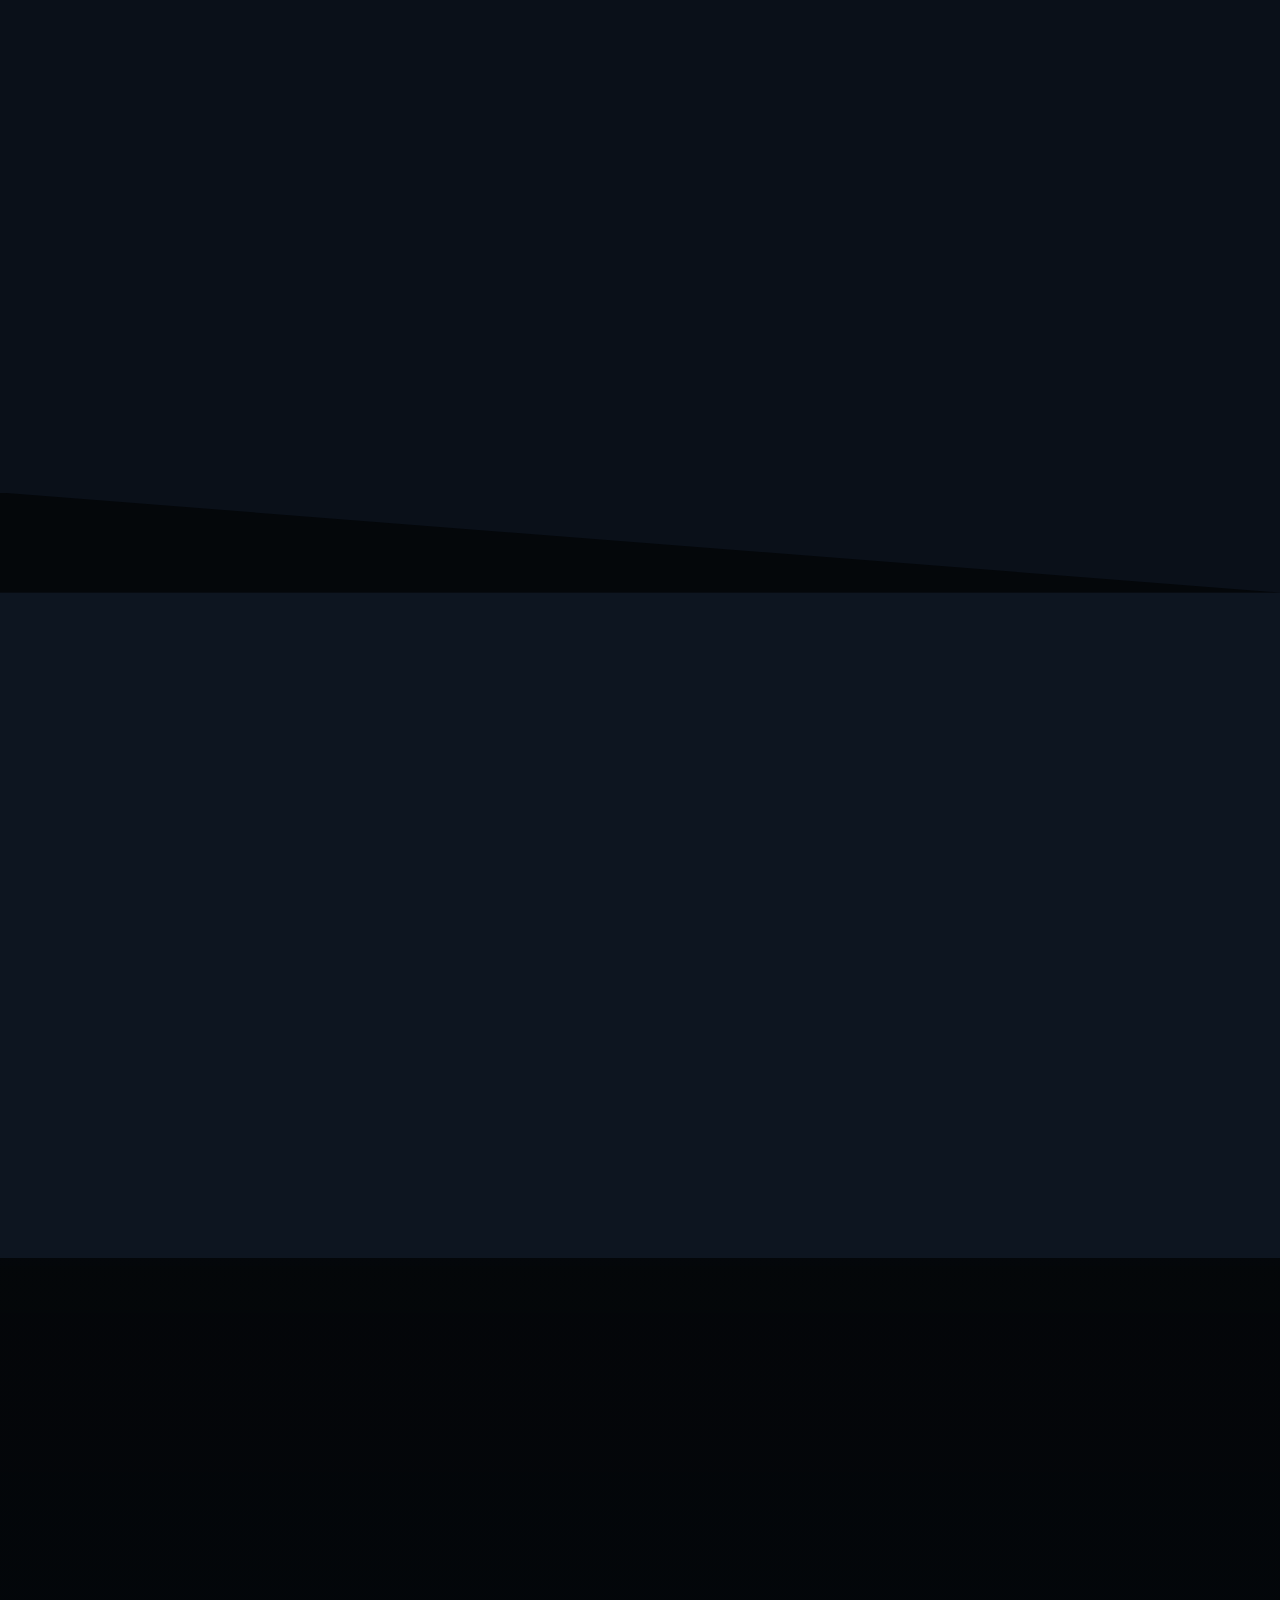
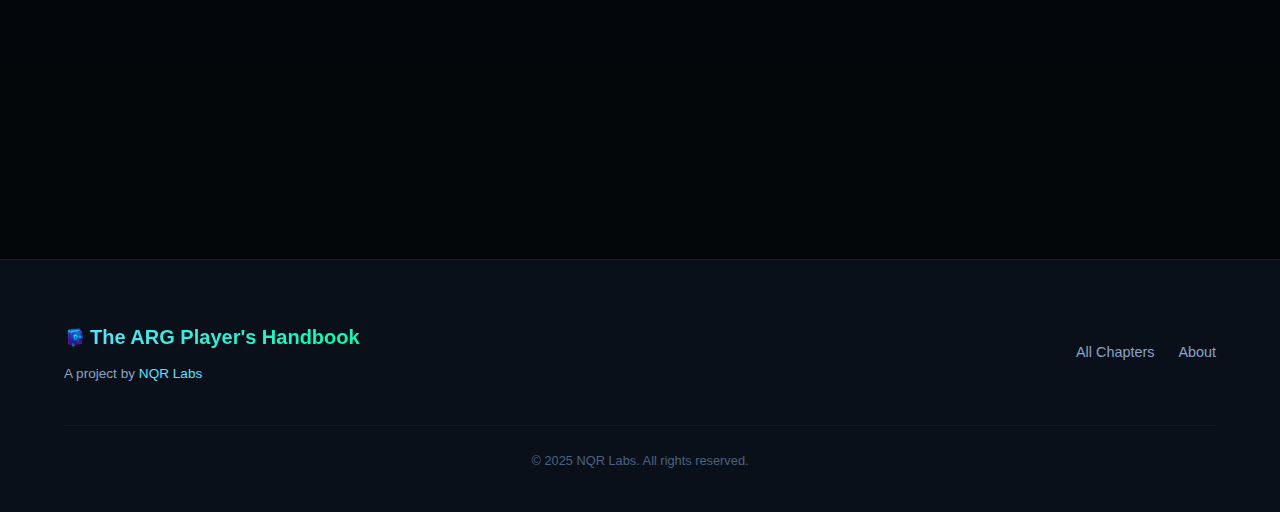
<file: PlayerHandbook/Chapter01/index.html>
<!DOCTYPE html>
<html lang="en">
<head>
    <meta charset="UTF-8">
    <meta name="viewport" content="width=device-width, initial-scale=1.0">
    <title>What is an ARG? | The ARG Player's Handbook</title>
    <meta name="description" content="Understand what makes an ARG tick: puzzle-driven, interactive unfiction that turns the real world into a game.">

    <!-- Favicons -->
    <link rel="apple-touch-icon" sizes="180x180" href="assets/images/apple-touch-icon.png">
    <link rel="icon" type="image/png" sizes="32x32" href="assets/images/favicon-32x32.png">
    <link rel="icon" type="image/png" sizes="16x16" href="assets/images/favicon-16x16.png">

    <!-- Open Graph -->
    <meta property="og:title" content="What is an ARG? | The ARG Player's Handbook">
    <meta property="og:description" content="Understand what makes an ARG tick: puzzle-driven, interactive unfiction.">
    <meta property="og:image" content="https://nqrlabs.com/PlayerHandbook/Chapter01/assets/images/og-image.png">
    <meta property="og:url" content="https://nqrlabs.com/PlayerHandbook/Chapter01/">
    <meta property="og:type" content="website">

    <!-- Twitter Card -->
    <meta name="twitter:card" content="summary_large_image">
    <meta name="twitter:title" content="What is an ARG? | The ARG Player's Handbook">
    <meta name="twitter:description" content="Understand what makes an ARG tick: puzzle-driven, interactive unfiction.">
    <meta name="twitter:image" content="https://nqrlabs.com/PlayerHandbook/Chapter01/assets/images/og-image.png">

    <!-- Canonical URL -->
    <link rel="canonical" href="https://nqrlabs.com/PlayerHandbook/Chapter01/">

    <!-- Styles -->
    <link rel="stylesheet" href="assets/css/styles.css">
</head>
<body>
    <!-- ═══════════════════════════════════════════════════════════════════
         NAVIGATION
         ═══════════════════════════════════════════════════════════════════ -->
    <nav class="recipe-nav">
        <div class="nav-container">
            <a href="/#player-handbook" target="_top" class="nav-logo" style="display:flex; align-items:center;">
                <img src="/assets/images/player-handbook_card.png"
                    alt="ARG logo"
                    style="height:1.1em; width:auto; vertical-align:middle; margin-right:0.2em;"
                />
                <span class="logo-text">The ARG Player's Handbook</span>
            </a>
            <div class="nav-links">
                <a href="#overview">Overview</a>
                <a href="#ingredients">Ingredients</a>
                <a href="#steps">The Vibe</a>
                <a href="#examples">Tools</a>
            </div>
            <button class="nav-toggle" aria-label="Toggle navigation">
                <span></span>
                <span></span>
                <span></span>
            </button>
        </div>
    </nav>

    <!-- ═══════════════════════════════════════════════════════════════════
         HERO SECTION
         ═══════════════════════════════════════════════════════════════════ -->
    <section class="hero" id="hero">
        <div class="hero-background" data-parallax="0.3">
            <div class="hero-image" style="background-image: url('https://images.unsplash.com/photo-1611546191222-96fb7afd5af9?w=1920&q=80');"></div>
            <div class="hero-overlay"></div>
        </div>
        <div class="hero-content">
            <div class="hero-badge animate-on-scroll" data-animation="fade-down">
                <span>Chapter #01</span>
            </div>
            <h1 class="hero-title animate-on-scroll" data-animation="fade-up">
                What is an ARG?
            </h1>
            <p class="hero-subtitle animate-on-scroll" data-animation="fade-up" data-delay="200">
                The doorway into puzzle-driven, interactive unfiction.
            </p>
            <div class="hero-meta animate-on-scroll" data-animation="fade-up" data-delay="400">
                <span class="meta-item">
                    <svg width="16" height="16" viewBox="0 0 24 24" fill="none" stroke="currentColor" stroke-width="2">
                        <circle cx="12" cy="12" r="10"></circle>
                        <polyline points="12 6 12 12 16 14"></polyline>
                    </svg>
                    10 min read
                </span>
                <span class="meta-item">
                    <svg width="16" height="16" viewBox="0 0 24 24" fill="none" stroke="currentColor" stroke-width="2">
                        <path d="M2 3h6a4 4 0 0 1 4 4v14a3 3 0 0 0-3-3H2z"></path>
                        <path d="M22 3h-6a4 4 0 0 0-4 4v14a3 3 0 0 1 3-3h7z"></path>
                    </svg>
                    Foundational
                </span>
            </div>
            <a href="#overview" class="scroll-indicator animate-on-scroll" data-animation="fade-up" data-delay="600">
                <span>Scroll to Begin</span>
                <svg width="24" height="24" viewBox="0 0 24 24" fill="none" stroke="currentColor" stroke-width="2">
                    <polyline points="6 9 12 15 18 9"></polyline>
                </svg>
            </a>
        </div>
    </section>

    <!-- ═══════════════════════════════════════════════════════════════════
         OVERVIEW SECTION
         ═══════════════════════════════════════════════════════════════════ -->
    <section class="section section-angled" id="overview">
        <div class="angled-top"></div>
        <div class="section-content">
            <div class="container">
                <div class="section-header animate-on-scroll" data-animation="fade-up">
                    <span class="section-label">Overview</span>
                    <h2 class="section-title">The Core Idea</h2>
                </div>
                <div class="overview-grid">
                    <div class="overview-text animate-on-scroll" data-animation="fade-right">
                        <p class="lead">
                            An ARG is <strong>puzzle-driven, interactive unfiction</strong>. That's the whole thing.
                        </p>
                        <p>
                            <strong>Unfiction</strong> means a story that pretends the real world is part of the fiction. No "once upon a time." Everything feels like it's happening right now. On your phone. In your town. Behind the next link you click.
                        </p>
                        <p>
                            <strong>Puzzle-driven</strong> means the story only unlocks when you solve things. <strong>Interactive</strong> means you don't sit and watch. You poke. Test. Decode. Follow trails.
                        </p>
                        <p>
                            Put them together and you get a story you <strong>play</strong>, not read. A mystery that responds. A world that feels alive.
                        </p>
                    </div>
                    <div class="overview-card animate-on-scroll" data-animation="fade-left">
                        <h3>What You'll Learn</h3>
                        <ul class="checklist">
                            <li>What makes something "feel" like an ARG</li>
                            <li>The three forces that make ARGs work</li>
                            <li>The tools and techniques behind them</li>
                            <li>Why people get hooked</li>
                            <li>What an ARG is NOT</li>
                        </ul>
                    </div>
                </div>
            </div>
        </div>
        <div class="angled-bottom"></div>
    </section>

    <!-- ═══════════════════════════════════════════════════════════════════
         INGREDIENTS SECTION
         ═══════════════════════════════════════════════════════════════════ -->
    <section class="section section-dark" id="ingredients">
        <div class="container">
            <div class="section-header animate-on-scroll" data-animation="fade-up">
                <span class="section-label">The Secret Sauce</span>
                <h2 class="section-title">Story ↔ Puzzles ↔ Players</h2>
                <p class="section-subtitle">Three forces loop together like gears. When they mesh, the game feels alive.</p>
            </div>
            <div class="ingredients-grid">
                <!-- Ingredient Card 1 -->
                <div class="ingredient-card animate-on-scroll" data-animation="fade-up" data-delay="0">
                    <div class="ingredient-icon">
                        <svg width="32" height="32" viewBox="0 0 24 24" fill="none" stroke="currentColor" stroke-width="2">
                            <path d="M2 3h6a4 4 0 0 1 4 4v14a3 3 0 0 0-3-3H2z"></path>
                            <path d="M22 3h-6a4 4 0 0 0-4 4v14a3 3 0 0 1 3-3h7z"></path>
                        </svg>
                    </div>
                    <h3>Story</h3>
                    <p>Characters, stakes, secrets, consequences. The plot can be tiny: "a scientist vanished and left scrambled files." But it's the emotional reason players stick around.</p>
                </div>
                <!-- Ingredient Card 2 -->
                <div class="ingredient-card animate-on-scroll" data-animation="fade-up" data-delay="100">
                    <div class="ingredient-icon">
                        <svg width="32" height="32" viewBox="0 0 24 24" fill="none" stroke="currentColor" stroke-width="2">
                            <circle cx="12" cy="12" r="10"></circle>
                            <path d="M9.09 9a3 3 0 0 1 5.83 1c0 2-3 3-3 3"></path>
                            <line x1="12" y1="17" x2="12.01" y2="17"></line>
                        </svg>
                    </div>
                    <h3>Puzzles</h3>
                    <p>Ciphers, hidden data, odd websites, weird sounds, glitched images. Every challenge is a key that opens the next door.</p>
                </div>
                <!-- Ingredient Card 3 -->
                <div class="ingredient-card animate-on-scroll" data-animation="fade-up" data-delay="200">
                    <div class="ingredient-icon">
                        <svg width="32" height="32" viewBox="0 0 24 24" fill="none" stroke="currentColor" stroke-width="2">
                            <path d="M17 21v-2a4 4 0 0 0-4-4H5a4 4 0 0 0-4 4v2"></path>
                            <circle cx="9" cy="7" r="4"></circle>
                            <path d="M23 21v-2a4 4 0 0 0-3-3.87"></path>
                            <path d="M16 3.13a4 4 0 0 1 0 7.75"></path>
                        </svg>
                    </div>
                    <h3>Players</h3>
                    <p>The explorers. The detectives. The community. Players aren't the audience. They're <strong>the engine</strong>.</p>
                </div>
            </div>
        </div>
    </section>

    <!-- ═══════════════════════════════════════════════════════════════════
         STEPS SECTION - What makes it feel like an ARG
         ═══════════════════════════════════════════════════════════════════ -->
    <section class="section section-steps" id="steps">
        <div class="container">
            <div class="section-header animate-on-scroll" data-animation="fade-up">
                <span class="section-label">The Vibe</span>
                <h2 class="section-title">What Makes It Feel Like an ARG?</h2>
            </div>

            <!-- Step 1 -->
            <div class="step step-right">
                <div class="step-content animate-on-scroll" data-animation="fade-right">
                    <div class="step-number">01</div>
                    <h3 class="step-title">It Pretends to Be Real</h3>
                    <p>Websites look legitimate. Emails feel like they were sent by actual people. Audio clips sound like they weren't meant for you.</p>
                    <p>No winking at the camera. The fiction commits completely.</p>
                </div>
                <div class="step-visual animate-on-scroll" data-animation="fade-left">
                    <div class="step-image" style="background-image: url('https://images.unsplash.com/photo-1526374965328-7f61d4dc18c5?w=800&q=80');"></div>
                </div>
            </div>

            <!-- Step 2 -->
            <div class="step step-left">
                <div class="step-visual animate-on-scroll" data-animation="fade-right">
                    <div class="step-image" style="background-image: url('https://images.unsplash.com/photo-1454165804606-c3d57bc86b40?w=800&q=80');"></div>
                </div>
                <div class="step-content animate-on-scroll" data-animation="fade-left">
                    <div class="step-number">02</div>
                    <h3 class="step-title">It Rewards Curiosity</h3>
                    <p>Touch everything. Investigate everything. The game is designed for troublemakers and code-breakers.</p>
                    <p>That weird detail in the corner? Probably a clue. The file name that looks wrong? Check it.</p>
                </div>
            </div>

            <!-- Step 3 -->
            <div class="step step-right">
                <div class="step-content animate-on-scroll" data-animation="fade-right">
                    <div class="step-number">03</div>
                    <h3 class="step-title">It Spans Platforms</h3>
                    <p>One clue in an image. Another in a spectrogram. Another in metadata. Another buried in a crossword.</p>
                    <p>The world is a treasure map spread across the real internet.</p>
                </div>
                <div class="step-visual animate-on-scroll" data-animation="fade-left">
                    <div class="step-image" style="background-image: url('https://images.unsplash.com/photo-1551288049-bebda4e38f71?w=800&q=80');"></div>
                </div>
            </div>

            <!-- Step 4 -->
            <div class="step step-left">
                <div class="step-visual animate-on-scroll" data-animation="fade-right">
                    <div class="step-image" style="background-image: url('https://images.unsplash.com/photo-1535378917042-10a22c95931a?w=800&q=80');"></div>
                </div>
                <div class="step-content animate-on-scroll" data-animation="fade-left">
                    <div class="step-number">04</div>
                    <h3 class="step-title">It Escalates</h3>
                    <p>Each solved puzzle opens a stranger, deeper door. The world expands as players prove they're ready.</p>
                    <p>What starts as "decode this message" becomes "find out who did this and why."</p>
                </div>
            </div>

            <!-- Step 5 -->
            <div class="step step-right">
                <div class="step-content animate-on-scroll" data-animation="fade-right">
                    <div class="step-number">05</div>
                    <h3 class="step-title">It Builds Community</h3>
                    <p>ARGs love teamwork. Solving alone is possible. Solving together is legendary.</p>
                    <p>Teams form. Wikis spawn. Screenshots fly. Suddenly you're part of a collective brain hunting the unknown.</p>
                </div>
                <div class="step-visual animate-on-scroll" data-animation="fade-left">
                    <div class="step-image" style="background-image: url('https://images.unsplash.com/photo-1522071820081-009f0129c71c?w=800&q=80');"></div>
                </div>
            </div>
        </div>
    </section>

    <!-- ═══════════════════════════════════════════════════════════════════
         EXAMPLES SECTION - Tools
         ═══════════════════════════════════════════════════════════════════ -->
    <section class="section section-examples" id="examples">
        <div class="examples-background" data-parallax="0.15">
            <div class="examples-bg-image" style="background-image: url('https://images.unsplash.com/photo-1519389950473-47ba0277781c?w=1920&q=80');"></div>
            <div class="examples-bg-overlay"></div>
        </div>
        <div class="container">
            <div class="section-header animate-on-scroll" data-animation="fade-up">
                <span class="section-label">The Gear</span>
                <h2 class="section-title">Tools That Power ARGs</h2>
                <p class="section-subtitle">Not just tricks. Ways of saying: "There's more here than you think."</p>
            </div>
            <div class="examples-grid">
                <!-- Example 1 -->
                <div class="example-card animate-on-scroll" data-animation="fade-up" data-delay="0">
                    <div class="example-image" style="background-image: url('https://images.unsplash.com/photo-1511379938547-c1f69419868d?w=600&q=80');"></div>
                    <div class="example-content">
                        <h3>Audio & Spectrograms</h3>
                        <p>Hide shapes and text inside sound waves. What looks like noise might be a message when viewed as a spectrogram.</p>
                    </div>
                </div>
                <!-- Example 2 -->
                <div class="example-card animate-on-scroll" data-animation="fade-up" data-delay="100">
                    <div class="example-image" style="background-image: url('https://images.unsplash.com/photo-1558591710-4b4a1ae0f04d?w=600&q=80');"></div>
                    <div class="example-content">
                        <h3>Images & Steganography</h3>
                        <p>Tuck images inside images. Hide text in pixels. Use "invisible ink" that only special tools can reveal.</p>
                    </div>
                </div>
                <!-- Example 3 -->
                <div class="example-card animate-on-scroll" data-animation="fade-up" data-delay="200">
                    <div class="example-image" style="background-image: url('https://images.unsplash.com/photo-1507003211169-0a1dd7228f2d?w=600&q=80');"></div>
                    <div class="example-content">
                        <h3>Ciphers & Codes</h3>
                        <p>Ancient-looking fonts, anagram puzzles, crosswords, pattern recognition. Turn text into treasure hunts.</p>
                    </div>
                </div>
            </div>
        </div>
    </section>

    <!-- ═══════════════════════════════════════════════════════════════════
         VARIATIONS SECTION - Why People Love ARGs
         ═══════════════════════════════════════════════════════════════════ -->
    <section class="section section-variations">
        <div class="angled-top-reverse"></div>
        <div class="section-content">
            <div class="container">
                <div class="section-header animate-on-scroll" data-animation="fade-up">
                    <span class="section-label">The Appeal</span>
                    <h2 class="section-title">Why People Get Hooked</h2>
                    <p class="section-subtitle">ARGs hit a specific nerve</p>
                </div>
                <div class="variations-grid">
                    <!-- Variation 1 -->
                    <div class="variation-card animate-on-scroll" data-animation="fade-up" data-delay="0">
                        <div class="variation-header">
                            <span class="variation-badge">Discovery</span>
                            <h3>You Dig It Up Yourself</h3>
                        </div>
                        <p>You're not being told a story. You're unearthing it. Every clue you find is yours.</p>
                    </div>
                    <!-- Variation 2 -->
                    <div class="variation-card animate-on-scroll" data-animation="fade-up" data-delay="100">
                        <div class="variation-header">
                            <span class="variation-badge">Agency</span>
                            <h3>Your Actions Matter</h3>
                        </div>
                        <p>Your choices. Your solving. Your message in the Discord at 2am. They move the story forward.</p>
                    </div>
                    <!-- Variation 3 -->
                    <div class="variation-card animate-on-scroll" data-animation="fade-up" data-delay="200">
                        <div class="variation-header">
                            <span class="variation-badge">Mystery</span>
                            <h3>Something Is Off Here</h3>
                        </div>
                        <p>That "wait, what?" feeling. A weird email. A glitchy video. A symbol carved where it shouldn't be.</p>
                    </div>
                    <!-- Variation 4 -->
                    <div class="variation-card animate-on-scroll" data-animation="fade-up" data-delay="300">
                        <div class="variation-header">
                            <span class="variation-badge">Belonging</span>
                            <h3>Part of Something</h3>
                        </div>
                        <p>Teams form. Wikis spawn. Screenshots fly. You're part of a collective brain hunting the unknown.</p>
                    </div>
                </div>
            </div>
        </div>
        <div class="angled-bottom-reverse"></div>
    </section>

    <!-- ═══════════════════════════════════════════════════════════════════
         WHAT AN ARG IS NOT
         ═══════════════════════════════════════════════════════════════════ -->
    <section class="section section-dark">
        <div class="container">
            <div class="section-header animate-on-scroll" data-animation="fade-up">
                <span class="section-label">Important</span>
                <h2 class="section-title">What an ARG Is NOT</h2>
            </div>
            <div class="overview-grid">
                <div class="overview-text animate-on-scroll" data-animation="fade-right">
                    <p class="lead">
                        Common trap: thinking an ARG must be giant, expensive, or run by a studio. Nope.
                    </p>
                    <p>
                        An ARG is <strong>not</strong> a Hollywood production, a years-long epic, a complicated tech stack, a social experiment, a prank, or a scam.
                    </p>
                    <p>
                        ARGs are <strong>ethical, fictional adventures</strong>. Not real emergencies. Not real threats. Nothing that tricks people in dangerous ways.
                    </p>
                </div>
                <div class="overview-card animate-on-scroll" data-animation="fade-left">
                    <h3>The Golden Rule</h3>
                    <p style="font-size: 1.5rem; font-weight: 700; color: var(--color-primary); margin-bottom: 1rem;">
                        Delight, not deceive.
                    </p>
                    <p style="font-size: 0.9rem; opacity: 0.8;">
                        The goal is wonder, engagement, and fun. Never fear, harm, or manipulation. Keep it playful. Keep it safe.
                    </p>
                </div>
            </div>
        </div>
    </section>

    <!-- ═══════════════════════════════════════════════════════════════════
         CTA SECTION
         ═══════════════════════════════════════════════════════════════════ -->
    <section class="section section-cta">
        <div class="cta-background" data-parallax="0.25">
            <div class="cta-bg-image" style="background-image: url('https://images.unsplash.com/photo-1451187580459-43490279c0fa?w=1920&q=80');"></div>
            <div class="cta-bg-overlay"></div>
        </div>
        <div class="container">
            <div class="cta-content animate-on-scroll" data-animation="fade-up">
                <h2 class="cta-title">The Real Magic Trick</h2>
                <p class="cta-text">ARGs make players feel like they've stepped sideways into a hidden layer of reality. The spark that whispers: "What if the world is full of secrets waiting to be found?"</p>
                <p class="cta-text">Good puzzles, grounded story, a little theatrical mystery. You don't just play a game. You walk around in a <strong>parallel world</strong>.</p>
                <div class="cta-buttons">
                    <a href="/#Recipe01" target="_top" class="btn btn-primary btn-large">Build Your First ARG</a>
                    <a href="/#player-handbook" target="_top" class="btn btn-secondary btn-large">More Chapters</a>
                </div>
            </div>
        </div>
    </section>

    <!-- ═══════════════════════════════════════════════════════════════════
         FOOTER
         ═══════════════════════════════════════════════════════════════════ -->
    <footer class="recipe-footer">
        <div class="container">
            <div class="footer-content">
                <div class="footer-brand">
                    <a href="/#player-handbook" target="_top" class="nav-logo" style="display:flex; align-items:center;">
                        <img src="/assets/images/player-handbook_card.png"
                            alt="ARG logo"
                            style="height:1.1em; width:auto; vertical-align:middle; margin-right:0.2em;"
                        />
                        <span class="footer-logo">The ARG Player's Handbook</span>
                    </a>
                    <p>A project by <a href="https://nqrlabs.com" target="_blank" rel="noopener">NQR Labs</a></p>
                </div>
                <div class="footer-nav">
                    <a href="/#player-handbook" target="_top">All Chapters</a>
                    <a href="#" data-modal="about">About</a>
                </div>
            </div>
            <div class="footer-bottom">
                <p>&copy; 2025 NQR Labs. All rights reserved.</p>
            </div>
        </div>
    </footer>

    <!-- ═══════════════════════════════════════════════════════════════════
         MODALS
         ═══════════════════════════════════════════════════════════════════ -->
    <!-- About Modal -->
    <div class="modal" id="modal-about">
        <div class="modal-backdrop"></div>
        <div class="modal-content">
            <button class="modal-close" aria-label="Close modal">&times;</button>
            <h2>About This Chapter</h2>
            <p>This is Chapter #01 in The ARG Player's Handbook—your foundation for understanding what makes ARGs tick.</p>
            <p>Part of <strong><a href="/#player-handbook" target="_top">The ARG Player's Handbook</a></strong> - a collection of learning modules for playing and solving alternate reality games.</p>
        </div>
    </div>

    <!-- Progress Bar -->
    <div class="progress-bar">
        <div class="progress-fill"></div>
    </div>

    <!-- Scripts -->
    <script src="assets/js/app.js"></script>
</body>
</html>
</file>
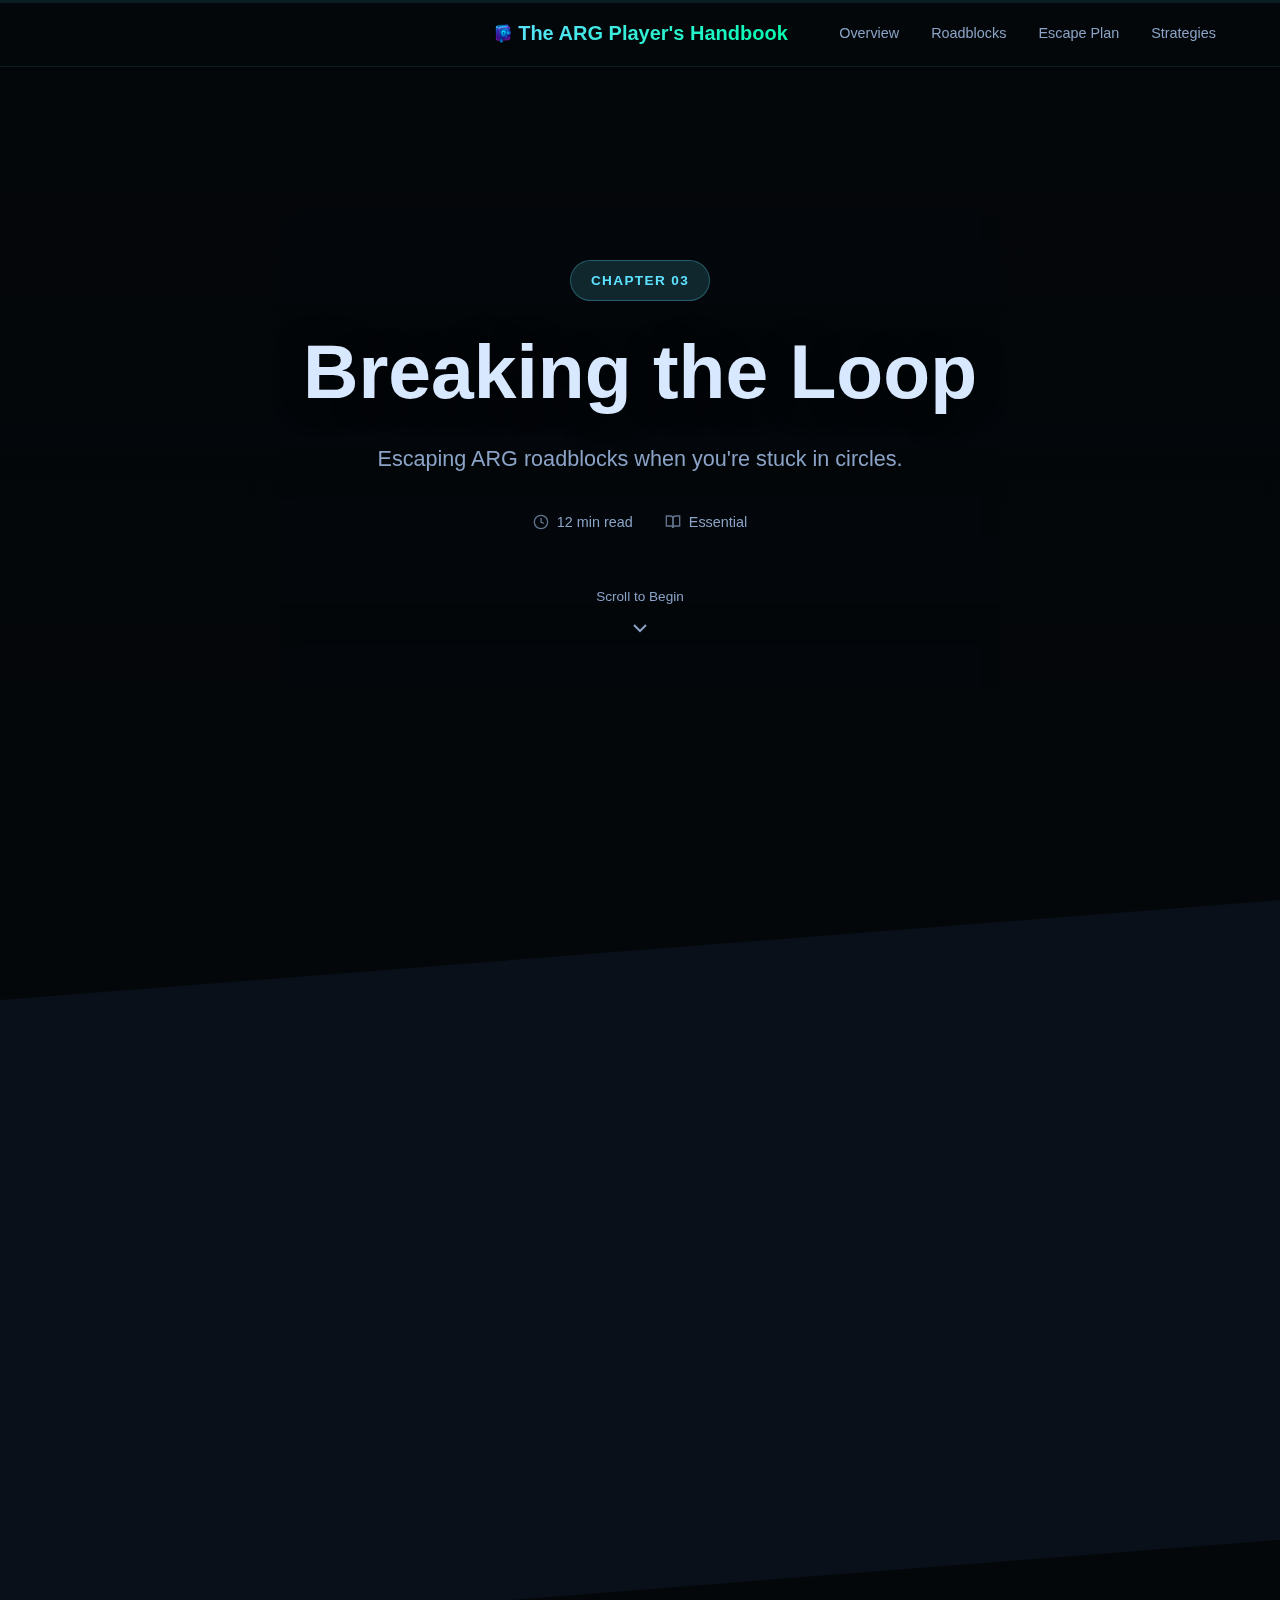
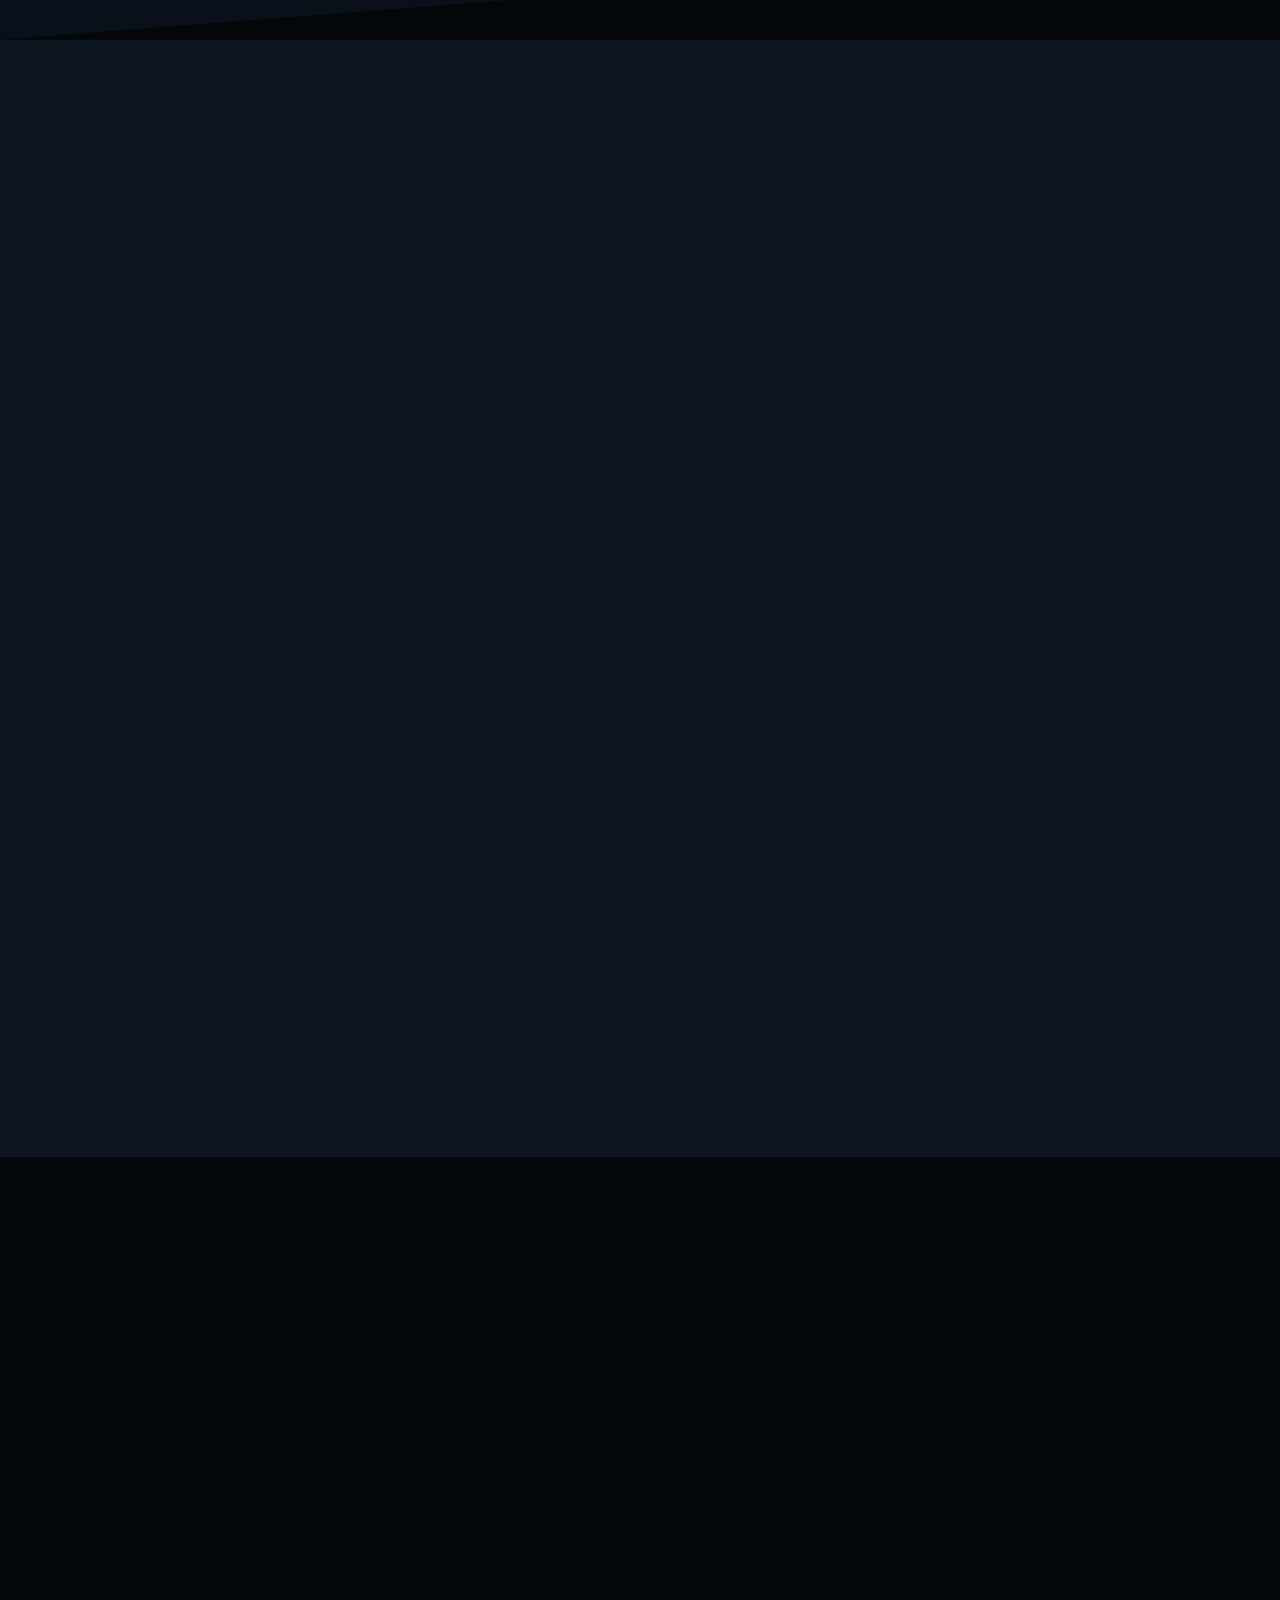
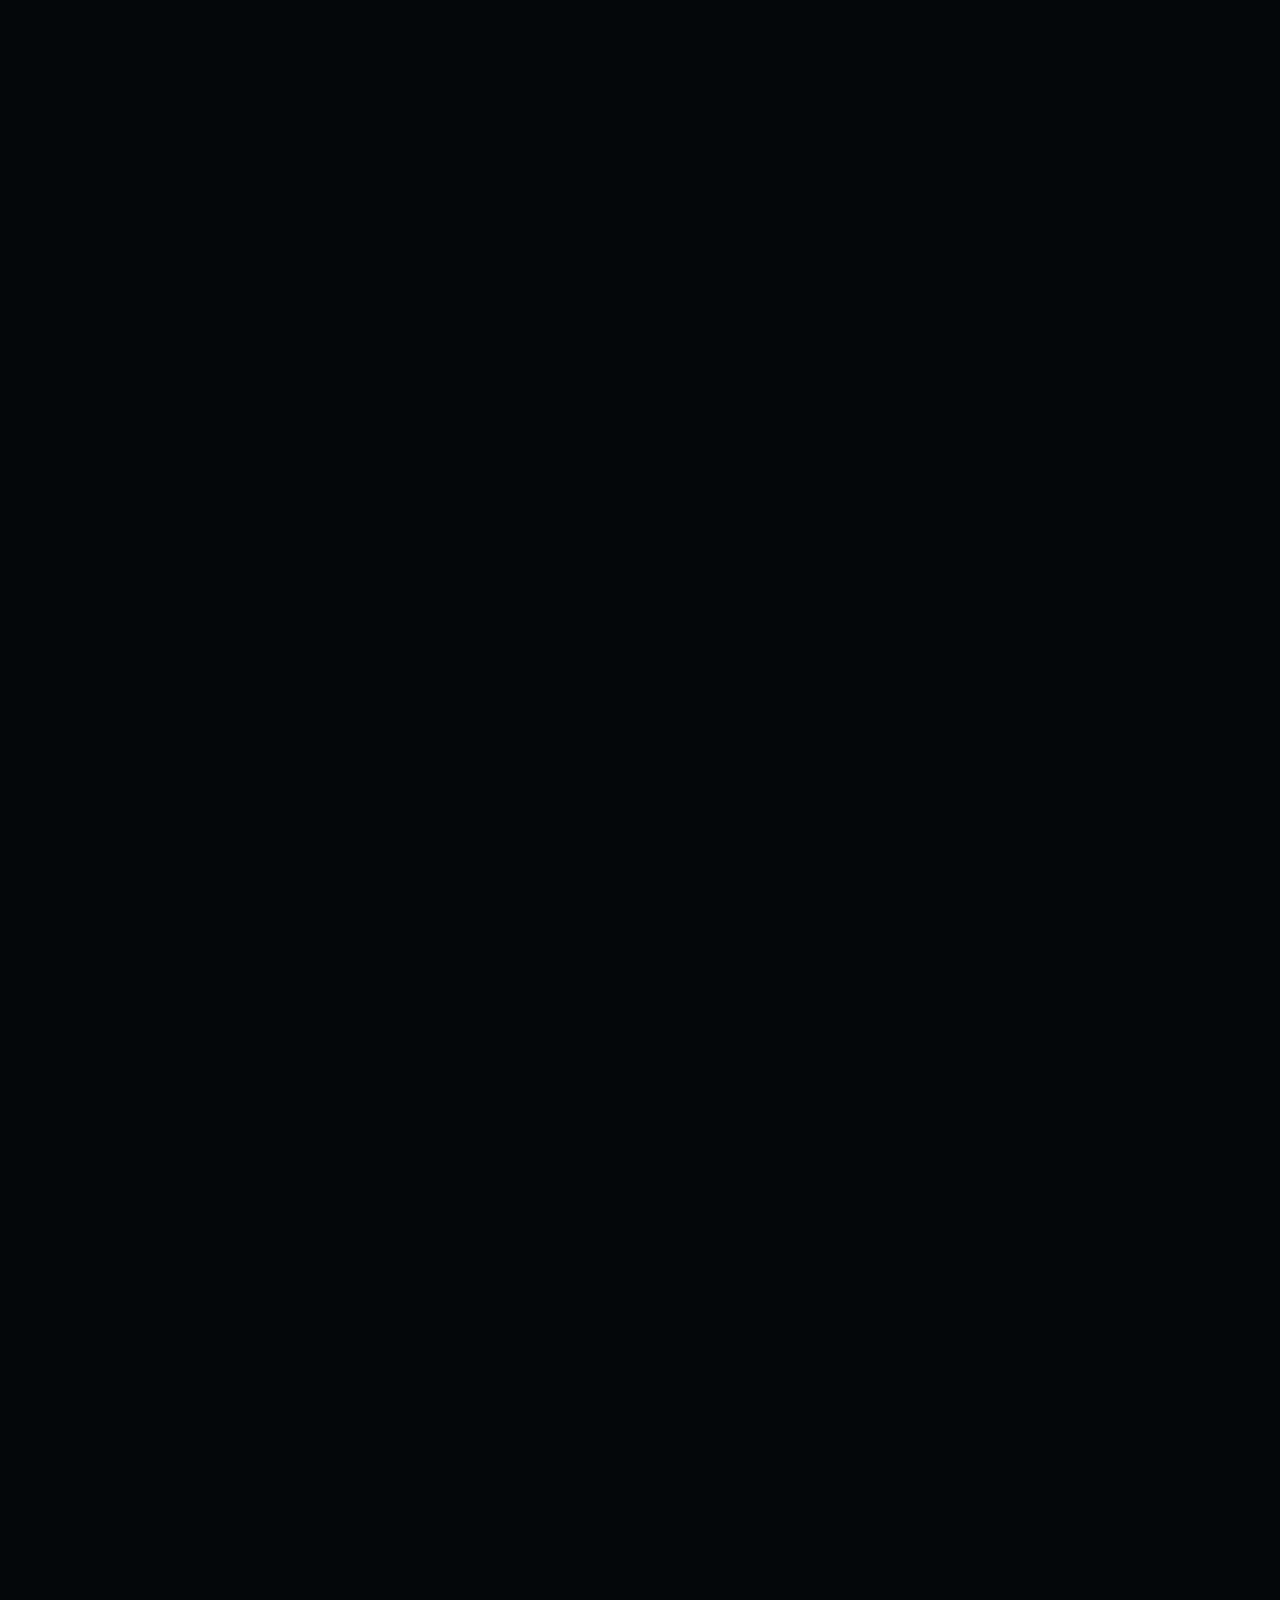
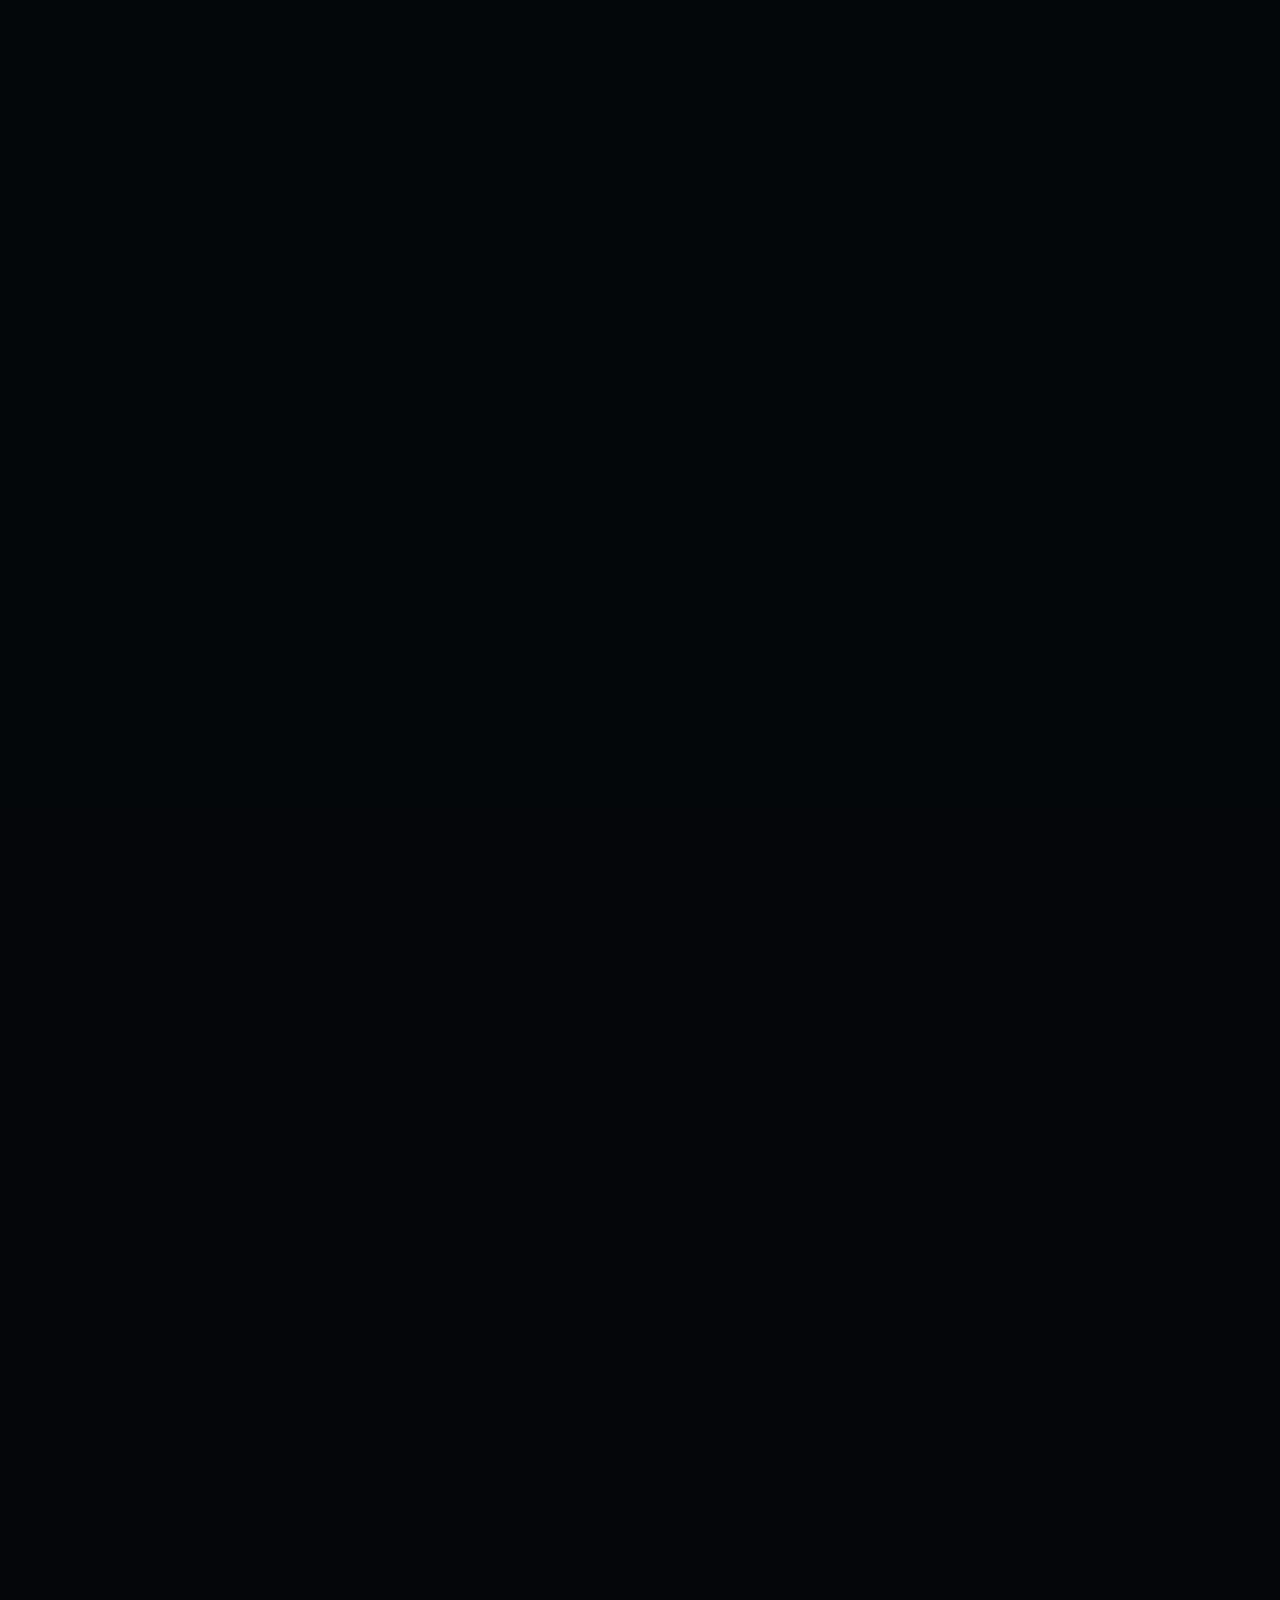
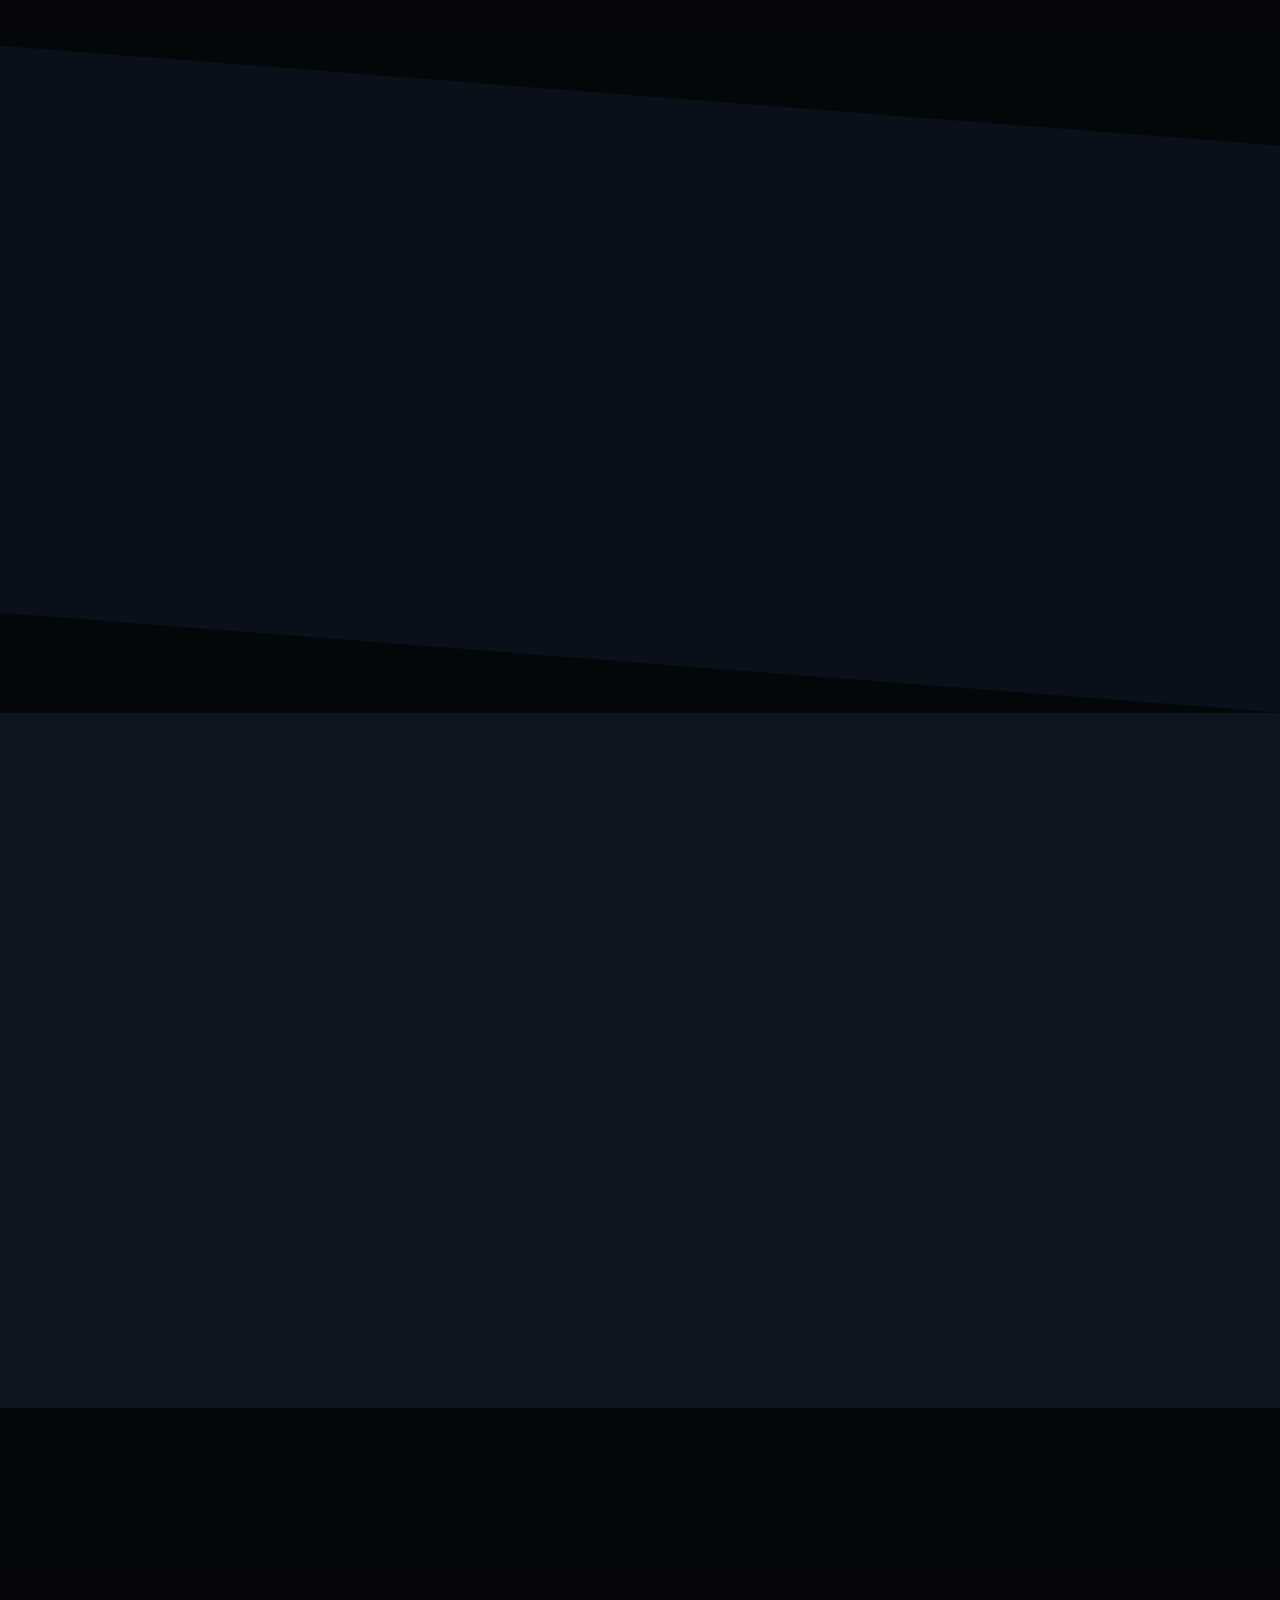
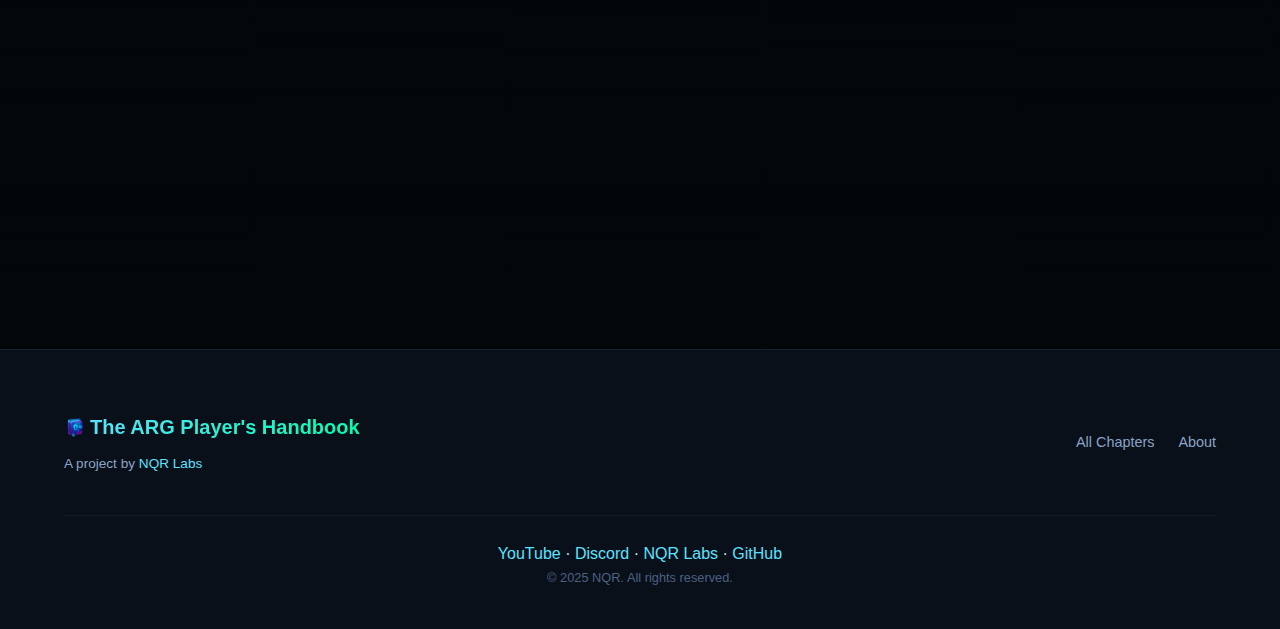
<file: PlayerHandbook/Chapter03/index.html>
<!DOCTYPE html>
<html lang="en">
<head>
    <meta charset="UTF-8">
    <meta name="viewport" content="width=device-width, initial-scale=1.0">
    <title>Breaking the Loop | The ARG Player's Handbook</title>
    <meta name="description" content="Escape ARG roadblocks with proven strategies. Learn why players get stuck and how to break through every time.">

    <!-- Favicons -->
    <link rel="apple-touch-icon" sizes="180x180" href="/PlayerHandbook/assets/images/apple-touch-icon.png">
    <link rel="icon" type="image/png" sizes="32x32" href="/PlayerHandbook/assets/images/favicon-32x32.png">
    <link rel="icon" type="image/png" sizes="16x16" href="/PlayerHandbook/assets/images/favicon-16x16.png">

    <!-- Open Graph -->
    <meta property="og:title" content="Breaking the Loop | The ARG Player's Handbook">
    <meta property="og:description" content="Escape ARG roadblocks with proven strategies. Learn why players get stuck and how to break through every time.">
    <meta property="og:image" content="https://nqrlabs.com/PlayerHandbook/Chapter03/assets/images/og-image.png">
    <meta property="og:url" content="https://nqrlabs.com/PlayerHandbook/Chapter03/">
    <meta property="og:type" content="website">

    <!-- Twitter Card -->
    <meta name="twitter:card" content="summary_large_image">
    <meta name="twitter:title" content="Breaking the Loop | The ARG Player's Handbook">
    <meta name="twitter:description" content="Escape ARG roadblocks with proven strategies. Learn why players get stuck and how to break through every time.">
    <meta name="twitter:image" content="https://nqrlabs.com/PlayerHandbook/Chapter03/assets/images/og-image.png">

    <!-- Canonical URL -->
    <link rel="canonical" href="https://nqrlabs.com/PlayerHandbook/Chapter03/">

    <!-- Styles -->
    <link rel="stylesheet" href="assets/css/styles.css">
</head>
<body>
    <!-- ═══════════════════════════════════════════════════════════════════
         NAVIGATION
         ═══════════════════════════════════════════════════════════════════ -->
    <nav class="recipe-nav">
        <div class="nav-container">
            <a href="/#player-handbook" target="_top" class="nav-logo" style="display:flex; align-items:center;">
                <img src="/assets/images/player-handbook_card.png"
                    alt="Player Handbook logo"
                    style="height:1.1em; width:auto; vertical-align:middle; margin-right:0.2em;"
                />
                <span class="logo-text">The ARG Player's Handbook</span>
            </a>
            <div class="nav-links">
                <a href="#overview">Overview</a>
                <a href="#concepts">Roadblocks</a>
                <a href="#steps">Escape Plan</a>
                <a href="#examples">Strategies</a>
            </div>
            <button class="nav-toggle" aria-label="Toggle navigation">
                <span></span>
                <span></span>
                <span></span>
            </button>
        </div>
    </nav>

    <!-- ═══════════════════════════════════════════════════════════════════
         HERO SECTION
         ═══════════════════════════════════════════════════════════════════ -->
    <section class="hero" id="hero">
        <div class="hero-background" data-parallax="0.3">
            <div class="hero-image" style="background-image: url('https://images.unsplash.com/photo-1611546191222-96fb7afd5af9?w=1920&q=80');"></div>
            <div class="hero-overlay"></div>
        </div>
        <div class="hero-content">
            <div class="hero-badge animate-on-scroll" data-animation="fade-down">
                <span>Chapter 03</span>
            </div>
            <h1 class="hero-title animate-on-scroll" data-animation="fade-up">
                Breaking the Loop
            </h1>
            <p class="hero-subtitle animate-on-scroll" data-animation="fade-up" data-delay="200">
                Escaping ARG roadblocks when you're stuck in circles.
            </p>
            <div class="hero-meta animate-on-scroll" data-animation="fade-up" data-delay="400">
                <span class="meta-item">
                    <svg width="16" height="16" viewBox="0 0 24 24" fill="none" stroke="currentColor" stroke-width="2">
                        <circle cx="12" cy="12" r="10"></circle>
                        <polyline points="12 6 12 12 16 14"></polyline>
                    </svg>
                    12 min read
                </span>
                <span class="meta-item">
                    <svg width="16" height="16" viewBox="0 0 24 24" fill="none" stroke="currentColor" stroke-width="2">
                        <path d="M2 3h6a4 4 0 0 1 4 4v14a3 3 0 0 0-3-3H2z"></path>
                        <path d="M22 3h-6a4 4 0 0 0-4 4v14a3 3 0 0 1 3-3h7z"></path>
                    </svg>
                    Essential
                </span>
            </div>
            <a href="#overview" class="scroll-indicator animate-on-scroll" data-animation="fade-up" data-delay="600">
                <span>Scroll to Begin</span>
                <svg width="24" height="24" viewBox="0 0 24 24" fill="none" stroke="currentColor" stroke-width="2">
                    <polyline points="6 9 12 15 18 9"></polyline>
                </svg>
            </a>
        </div>
    </section>

    <!-- ═══════════════════════════════════════════════════════════════════
         OVERVIEW SECTION
         ═══════════════════════════════════════════════════════════════════ -->
    <section class="section section-angled" id="overview">
        <div class="angled-top"></div>
        <div class="section-content">
            <div class="container">
                <div class="section-header animate-on-scroll" data-animation="fade-up">
                    <span class="section-label">Overview</span>
                    <h2 class="section-title">When Progress Stalls</h2>
                </div>
                <div class="overview-grid">
                    <div class="overview-text animate-on-scroll" data-animation="fade-right">
                        <p class="lead">
                            Sometimes an ARG feels like a thrilling adventure. Sometimes it feels like you're running in circles.
                        </p>
                        <p>
                            You think you're making progress, then suddenly nothing. You hit a dead end. You refresh the page, scan the code, re-read the clue, and you're still stuck in the same loop.
                        </p>
                        <p>
                            Good news: getting stuck is normal. Every ARG player hits these walls. This chapter exists to help you smash through them.
                        </p>
                    </div>
                    <div class="overview-card animate-on-scroll" data-animation="fade-left">
                        <h3>What You'll Learn</h3>
                        <ul class="checklist">
                            <li>The six types of ARG roadblocks</li>
                            <li>Why each one happens</li>
                            <li>A five-step escape plan</li>
                            <li>Strategies to stay motivated</li>
                            <li>When to ask for official help</li>
                        </ul>
                    </div>
                </div>
            </div>
        </div>
        <div class="angled-bottom"></div>
    </section>

    <!-- ═══════════════════════════════════════════════════════════════════
         CONCEPTS SECTION - Types of Roadblocks
         ═══════════════════════════════════════════════════════════════════ -->
    <section class="section section-dark" id="concepts">
        <div class="container">
            <div class="section-header animate-on-scroll" data-animation="fade-up">
                <span class="section-label">The Roadblocks</span>
                <h2 class="section-title">Why Players Get Stuck</h2>
                <p class="section-subtitle">Before solving the problem, know what kind of problem you're dealing with.</p>
            </div>
            <div class="ingredients-grid">
                <!-- Roadblock 1 -->
                <div class="ingredient-card animate-on-scroll" data-animation="fade-up" data-delay="0">
                    <div class="ingredient-icon">
                        <svg width="32" height="32" viewBox="0 0 24 24" fill="none" stroke="currentColor" stroke-width="2">
                            <path d="M21 16V8a2 2 0 0 0-1-1.73l-7-4a2 2 0 0 0-2 0l-7 4A2 2 0 0 0 3 8v8a2 2 0 0 0 1 1.73l7 4a2 2 0 0 0 2 0l7-4A2 2 0 0 0 21 16z"></path>
                        </svg>
                    </div>
                    <h3>Clue Overload</h3>
                    <p>QR codes, websites, images, audio, riddles. Everything starts blending together. You lose track of which clue leads where, and your brain fills with puzzle-static.</p>
                </div>
                <!-- Roadblock 2 -->
                <div class="ingredient-card animate-on-scroll" data-animation="fade-up" data-delay="100">
                    <div class="ingredient-icon">
                        <svg width="32" height="32" viewBox="0 0 24 24" fill="none" stroke="currentColor" stroke-width="2">
                            <circle cx="12" cy="12" r="10"></circle>
                            <path d="M9.09 9a3 3 0 0 1 5.83 1c0 2-3 3-3 3"></path>
                            <line x1="12" y1="17" x2="12.01" y2="17"></line>
                        </svg>
                    </div>
                    <h3>Puzzle Paralysis</h3>
                    <p>A cipher you don't recognize. A tool you've never used. An image that looks like pure chaos. You get stuck on one step for way too long because you don't know the puzzle type.</p>
                </div>
                <!-- Roadblock 3 -->
                <div class="ingredient-card animate-on-scroll" data-animation="fade-up" data-delay="200">
                    <div class="ingredient-icon">
                        <svg width="32" height="32" viewBox="0 0 24 24" fill="none" stroke="currentColor" stroke-width="2">
                            <path d="M18 8A6 6 0 0 0 6 8c0 7-3 9-3 9h18s-3-2-3-9"></path>
                            <path d="M13.73 21a2 2 0 0 1-3.46 0"></path>
                        </svg>
                    </div>
                    <h3>No Feedback</h3>
                    <p>ARGs don't always tell you when you've solved something. The game waits quietly for your next move. Players confuse this silence for "doing it wrong."</p>
                </div>
                <!-- Roadblock 4 -->
                <div class="ingredient-card animate-on-scroll" data-animation="fade-up" data-delay="300">
                    <div class="ingredient-icon">
                        <svg width="32" height="32" viewBox="0 0 24 24" fill="none" stroke="currentColor" stroke-width="2">
                            <path d="M17 21v-2a4 4 0 0 0-4-4H5a4 4 0 0 0-4 4v2"></path>
                            <circle cx="9" cy="7" r="4"></circle>
                            <path d="M23 21v-2a4 4 0 0 0-3-3.87"></path>
                            <path d="M16 3.13a4 4 0 0 1 0 7.75"></path>
                        </svg>
                    </div>
                    <h3>Team Disconnect</h3>
                    <p>Playing alone? Tasks stack up fast. Playing with a team? If no one's communicating clearly, progress crawls. Everyone works on different things, nothing connects.</p>
                </div>
                <!-- Roadblock 5 -->
                <div class="ingredient-card animate-on-scroll" data-animation="fade-up" data-delay="400">
                    <div class="ingredient-icon">
                        <svg width="32" height="32" viewBox="0 0 24 24" fill="none" stroke="currentColor" stroke-width="2">
                            <circle cx="12" cy="12" r="10"></circle>
                            <polyline points="12 6 12 12 16 14"></polyline>
                        </svg>
                    </div>
                    <h3>Timing Issues</h3>
                    <p>Real life happens. School, work, sleep. The ARG drops clues on a schedule. Miss a timed update and you're blocked until the game advances again.</p>
                </div>
                <!-- Roadblock 6 -->
                <div class="ingredient-card animate-on-scroll" data-animation="fade-up" data-delay="500">
                    <div class="ingredient-icon">
                        <svg width="32" height="32" viewBox="0 0 24 24" fill="none" stroke="currentColor" stroke-width="2">
                            <path d="M14.7 6.3a1 1 0 0 0 0 1.4l1.6 1.6a1 1 0 0 0 1.4 0l3.77-3.77a6 6 0 0 1-7.94 7.94l-6.91 6.91a2.12 2.12 0 0 1-3-3l6.91-6.91a6 6 0 0 1 7.94-7.94l-3.76 3.76z"></path>
                        </svg>
                    </div>
                    <h3>Tool Problems</h3>
                    <p>Sometimes the "stuckness" isn't you at all. A smudged QR code. A website down. A file that won't open. Players mistake tech failures for puzzle failures.</p>
                </div>
            </div>
        </div>
    </section>

    <!-- ═══════════════════════════════════════════════════════════════════
         STEPS SECTION - The 5-Step Escape Plan
         ═══════════════════════════════════════════════════════════════════ -->
    <section class="section section-steps" id="steps">
        <div class="container">
            <div class="section-header animate-on-scroll" data-animation="fade-up">
                <span class="section-label">The Escape Plan</span>
                <h2 class="section-title">How to Reboot When You're Stuck</h2>
            </div>

            <!-- Step 1 -->
            <div class="step step-right">
                <div class="step-content animate-on-scroll" data-animation="fade-right">
                    <div class="step-number">01</div>
                    <h3 class="step-title">Pause and Reorganize</h3>
                    <p>Before you dive back in, slow down. Write out everything you know. List everything you don't understand. Sort clues into: solved, attempted, no idea yet.</p>
                    <p>Screenshot every clue and store it in one place. A scattered mind leads to scattered solving. An organized mind finds patterns.</p>
                </div>
                <div class="step-visual animate-on-scroll" data-animation="fade-left">
                    <div class="step-image" style="background-image: url('https://images.unsplash.com/photo-1484480974693-6ca0a78fb36b?w=800&q=80');"></div>
                </div>
            </div>

            <!-- Step 2 -->
            <div class="step step-left">
                <div class="step-visual animate-on-scroll" data-animation="fade-right">
                    <div class="step-image" style="background-image: url('https://images.unsplash.com/photo-1507925921958-8a62f3d1a50d?w=800&q=80');"></div>
                </div>
                <div class="step-content animate-on-scroll" data-animation="fade-left">
                    <div class="step-number">02</div>
                    <h3 class="step-title">Challenge Your Assumptions</h3>
                    <p>A lot of "being stuck" comes from thinking one thing when the clue means something else. Did you assume a symbol meant a cipher? Did you expect a QR code to be a website link when maybe it's meant for something else?</p>
                    <p>Did you assume you'd solved something that's actually only halfway done? Resetting assumptions often unlocks new interpretations.</p>
                </div>
            </div>

            <!-- Step 3 -->
            <div class="step step-right">
                <div class="step-content animate-on-scroll" data-animation="fade-right">
                    <div class="step-number">03</div>
                    <h3 class="step-title">Use Your Tools</h3>
                    <p>You have a toolbox. Use it. <a href="/#TinaQR" target="_top">TinaQR</a> for QR codes. <a href="/#GlyphGrid" target="_top">GlyphGrid</a> for ciphers. <a href="/#SpectroGhost" target="_top">SpectroGhost</a> if the clue includes weird audio or "static."</p>
                    <p>Try cipher solvers for Caesar, Vigenère, Atbash, or substitution patterns. If a tool doesn't work, that itself is a hint: maybe the clue expects a different approach.</p>
                </div>
                <div class="step-visual animate-on-scroll" data-animation="fade-left">
                    <div class="step-image" style="background-image: url('https://images.unsplash.com/photo-1558618666-fcd25c85cd64?w=800&q=80');"></div>
                </div>
            </div>

            <!-- Step 4 -->
            <div class="step step-left">
                <div class="step-visual animate-on-scroll" data-animation="fade-right">
                    <div class="step-image" style="background-image: url('https://images.unsplash.com/photo-1531403009284-440f080d1e12?w=800&q=80');"></div>
                </div>
                <div class="step-content animate-on-scroll" data-animation="fade-left">
                    <div class="step-number">04</div>
                    <h3 class="step-title">Try a Different Angle</h3>
                    <p>Reverse-engineer it. Instead of "What does this clue mean?" ask "What would the game designers want me to do at this point?" Work backward.</p>
                    <p>Switch modalities. Been staring at text? Look at images. Scanning codes? Try listening to audio. Working digitally? Write it down by hand. Fresh eyes catch what tired eyes miss.</p>
                </div>
            </div>

            <!-- Step 5 -->
            <div class="step step-right">
                <div class="step-content animate-on-scroll" data-animation="fade-right">
                    <div class="step-number">05</div>
                    <h3 class="step-title">Reflect and Move Forward</h3>
                    <p>Check off what you actually achieved. Choose one small task next. Don't try to solve everything at once.</p>
                    <p>Set a micro-goal: "I'm going to try decrypting the first line only." "I'll spend ten minutes exploring the new website." Momentum is more important than speed.</p>
                </div>
                <div class="step-visual animate-on-scroll" data-animation="fade-left">
                    <div class="step-image" style="background-image: url('https://images.unsplash.com/photo-1434030216411-0b793f4b4173?w=800&q=80');"></div>
                </div>
            </div>
        </div>
    </section>

    <!-- ═══════════════════════════════════════════════════════════════════
         EXAMPLES SECTION - Engagement Strategies
         ═══════════════════════════════════════════════════════════════════ -->
    <section class="section section-examples" id="examples">
        <div class="examples-background" data-parallax="0.15">
            <div class="examples-bg-image" style="background-image: url('https://images.unsplash.com/photo-1553877522-43269d4ea984?w=1920&q=80');"></div>
            <div class="examples-bg-overlay"></div>
        </div>
        <div class="container">
            <div class="section-header animate-on-scroll" data-animation="fade-up">
                <span class="section-label">Stay Sharp</span>
                <h2 class="section-title">Engagement Strategies</h2>
                <p class="section-subtitle">Techniques to keep you motivated when the going gets tough</p>
            </div>
            <div class="examples-grid">
                <!-- Strategy 1 -->
                <div class="example-card animate-on-scroll" data-animation="fade-up" data-delay="0">
                    <div class="example-image" style="background-image: url('https://images.unsplash.com/photo-1495364141860-b0d03eccd065?w=600&q=80');"></div>
                    <div class="example-content">
                        <h3>Time-Boxed Sessions</h3>
                        <p>15 minutes of solving, 5-minute break. Short bursts prevent burnout. Your brain works better with reset points.</p>
                    </div>
                </div>
                <!-- Strategy 2 -->
                <div class="example-card animate-on-scroll" data-animation="fade-up" data-delay="100">
                    <div class="example-image" style="background-image: url('https://images.unsplash.com/photo-1512314889357-e157c22f938d?w=600&q=80');"></div>
                    <div class="example-content">
                        <h3>Visual Logbook</h3>
                        <p>Screenshots, photos, sketches. Your brain works better with visuals. Build a trail you can follow back.</p>
                    </div>
                </div>
                <!-- Strategy 3 -->
                <div class="example-card animate-on-scroll" data-animation="fade-up" data-delay="200">
                    <div class="example-image" style="background-image: url('https://images.unsplash.com/photo-1533227268428-f9ed0900fb3b?w=600&q=80');"></div>
                    <div class="example-content">
                        <h3>Role Rotation</h3>
                        <p>Decoder, Scout, Researcher, Archivist. Rotate your "role" each session to keep things fresh. Different hats, different insights.</p>
                    </div>
                </div>
            </div>
        </div>
    </section>

    <!-- ═══════════════════════════════════════════════════════════════════
         VARIATIONS SECTION - Quick Reference Checklist
         ═══════════════════════════════════════════════════════════════════ -->
    <section class="section section-variations">
        <div class="angled-top-reverse"></div>
        <div class="section-content">
            <div class="container">
                <div class="section-header animate-on-scroll" data-animation="fade-up">
                    <span class="section-label">Quick Check</span>
                    <h2 class="section-title">Stuck? Run Through This</h2>
                    <p class="section-subtitle">If you check most of these, you're already moving forward</p>
                </div>
                <div class="variations-grid">
                    <!-- Check 1 -->
                    <div class="variation-card animate-on-scroll" data-animation="fade-up" data-delay="0">
                        <div class="variation-header">
                            <span class="variation-badge">Organize</span>
                            <h3>Know vs. Don't Know</h3>
                        </div>
                        <p>Did I sort what I understand from what I don't? Did I verify the clue isn't glitched or broken?</p>
                    </div>
                    <!-- Check 2 -->
                    <div class="variation-card animate-on-scroll" data-animation="fade-up" data-delay="100">
                        <div class="variation-header">
                            <span class="variation-badge">Question</span>
                            <h3>Check Assumptions</h3>
                        </div>
                        <p>Did I double-check my assumptions? Did I try a different angle or tool?</p>
                    </div>
                    <!-- Check 3 -->
                    <div class="variation-card animate-on-scroll" data-animation="fade-up" data-delay="200">
                        <div class="variation-header">
                            <span class="variation-badge">Connect</span>
                            <h3>Ask for Help</h3>
                        </div>
                        <p>Did I ask a teammate for fresh eyes? Did I set one small micro-goal? Did I take a break to reset?</p>
                    </div>
                </div>
            </div>
        </div>
        <div class="angled-bottom-reverse"></div>
    </section>

    <!-- ═══════════════════════════════════════════════════════════════════
         IMPORTANT SECTION - When to Ask for Official Help
         ═══════════════════════════════════════════════════════════════════ -->
    <section class="section section-dark">
        <div class="container">
            <div class="section-header animate-on-scroll" data-animation="fade-up">
                <span class="section-label">Important</span>
                <h2 class="section-title">When to Ask the Game-Master</h2>
            </div>
            <div class="overview-grid">
                <div class="overview-text animate-on-scroll" data-animation="fade-right">
                    <p class="lead">
                        Asking for help is not cheating. It's smart play.
                    </p>
                    <p>
                        Ask the GM or official hint system if: you've spent two full sessions stuck with no new leads, the clue requires a tool you can't access, something appears broken, or you feel frustrated instead of curious.
                    </p>
                    <p>
                        Be specific about what you tried. Ask for a nudge, not the solution. Keep it short and clear. Game-masters want you to succeed.
                    </p>
                </div>
                <div class="overview-card animate-on-scroll" data-animation="fade-left">
                    <h3>The Truth</h3>
                    <p style="font-size: 1.3rem; font-weight: 700; color: var(--color-primary); margin-bottom: 1rem;">
                        Being stuck isn't failure. It's part of the experience.
                    </p>
                    <p style="font-size: 0.9rem; opacity: 0.8;">
                        Every roadblock is a chance to rethink, reorganize, and rediscover the fun. You're not lost in the maze. You're learning how to master it.
                    </p>
                </div>
            </div>
        </div>
    </section>

    <!-- ═══════════════════════════════════════════════════════════════════
         CTA SECTION
         ═══════════════════════════════════════════════════════════════════ -->
    <section class="section section-cta">
        <div class="cta-background" data-parallax="0.25">
            <div class="cta-bg-image" style="background-image: url('https://images.unsplash.com/photo-1451187580459-43490279c0fa?w=1920&q=80');"></div>
            <div class="cta-bg-overlay"></div>
        </div>
        <div class="container">
            <div class="cta-content animate-on-scroll" data-animation="fade-up">
                <h2 class="cta-title">Break the Loop Every Time</h2>
                <p class="cta-text">With patience, creativity, your toolkit, and the strategies in this chapter, you'll smash through every wall. The maze isn't the enemy. It's the game.</p>
                <div class="cta-buttons">
                    <a href="#steps" class="btn btn-primary btn-large">Review the Escape Plan</a>
                    <a href="/#player-handbook" target="_top" class="btn btn-secondary btn-large">More Chapters</a>
                </div>
            </div>
        </div>
    </section>

    <!-- ═══════════════════════════════════════════════════════════════════
         FOOTER
         ═══════════════════════════════════════════════════════════════════ -->
    <footer class="recipe-footer">
        <div class="container">
            <div class="footer-content">
                <div class="footer-brand">
                    <a href="/#player-handbook" target="_top" class="nav-logo" style="display:flex; align-items:center;">
                        <img src="/assets/images/player-handbook_card.png"
                            alt="Player Handbook logo"
                            style="height:1.1em; width:auto; vertical-align:middle; margin-right:0.2em;"
                        />
                        <span class="footer-logo">The ARG Player's Handbook</span>
                    </a>
                    <p>A project by <a href="https://nqrlabs.com" target="_blank" rel="noopener">NQR Labs</a></p>
                </div>
                <div class="footer-nav">
                    <a href="/#player-handbook" target="_top">All Chapters</a>
                    <a href="#" data-modal="about">About</a>
                </div>
            </div>
            <div class="footer-bottom">
                <a href="https://youtube.com/@CLU-NQR" target="_blank">YouTube</a> &middot;
                <a href="https://discord.gg/HT9YE8rvuN" target="_blank">Discord</a> &middot;
                <a href="https://nqrlabs.com" target="_blank">NQR Labs</a> &middot;
                <a href="https://github.com/NQRLabs" target="_blank">GitHub</a>
                <br>
                <p>&copy; 2025 NQR. All rights reserved.</p>
            </div>
        </div>
    </footer>

    <!-- ═══════════════════════════════════════════════════════════════════
         MODALS
         ═══════════════════════════════════════════════════════════════════ -->
    <!-- About Modal -->
    <div class="modal" id="modal-about">
        <div class="modal-backdrop"></div>
        <div class="modal-content">
            <button class="modal-close" aria-label="Close modal">&times;</button>
            <h2>About This Chapter</h2>
            <p>This is Chapter #02 in The ARG Player's Handbook. Strategies for breaking through roadblocks and keeping momentum.</p>
            <p>Part of <strong><a href="/#player-handbook" target="_top">The ARG Player's Handbook</a></strong> - a collection of learning modules for playing and solving alternate reality games.</p>
        </div>
    </div>

    <!-- Progress Bar -->
    <div class="progress-bar">
        <div class="progress-fill"></div>
    </div>

    <!-- Scripts -->
    <script src="assets/js/app.js"></script>
</body>
</html>
</file>
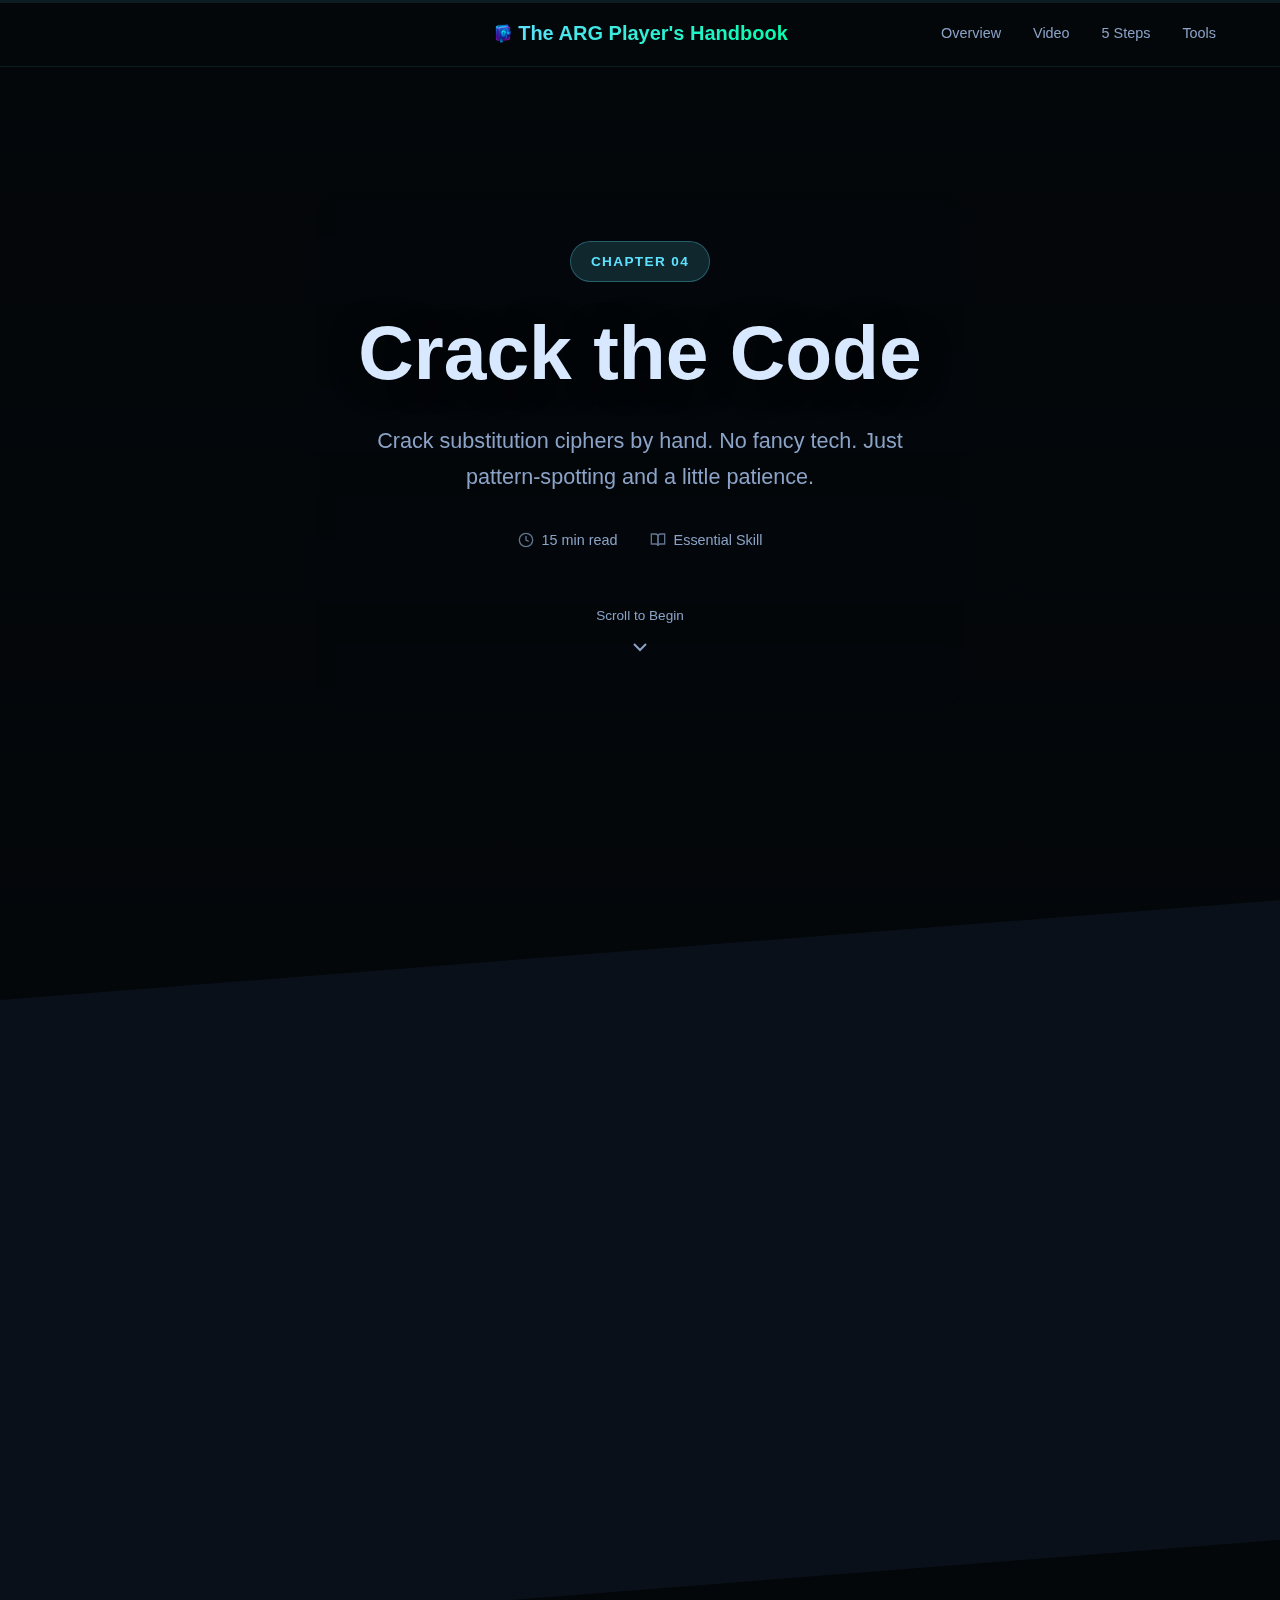
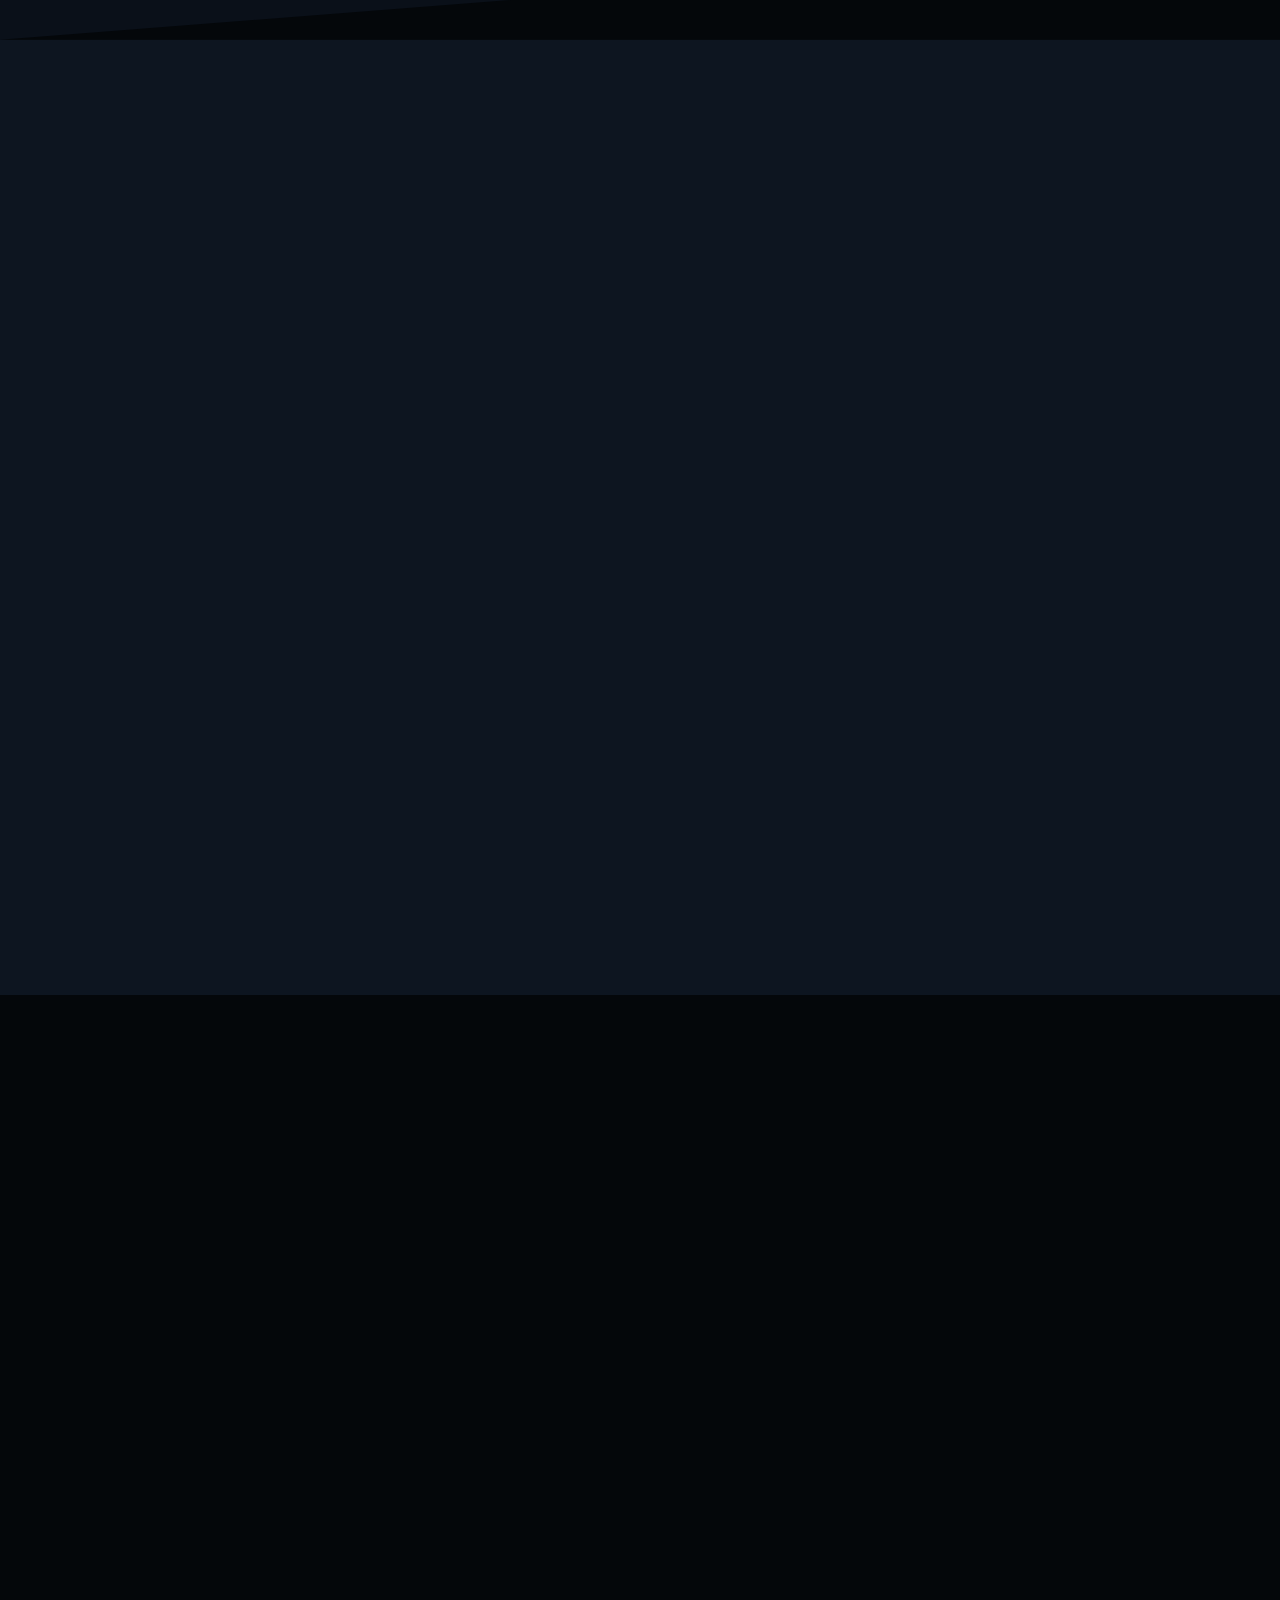
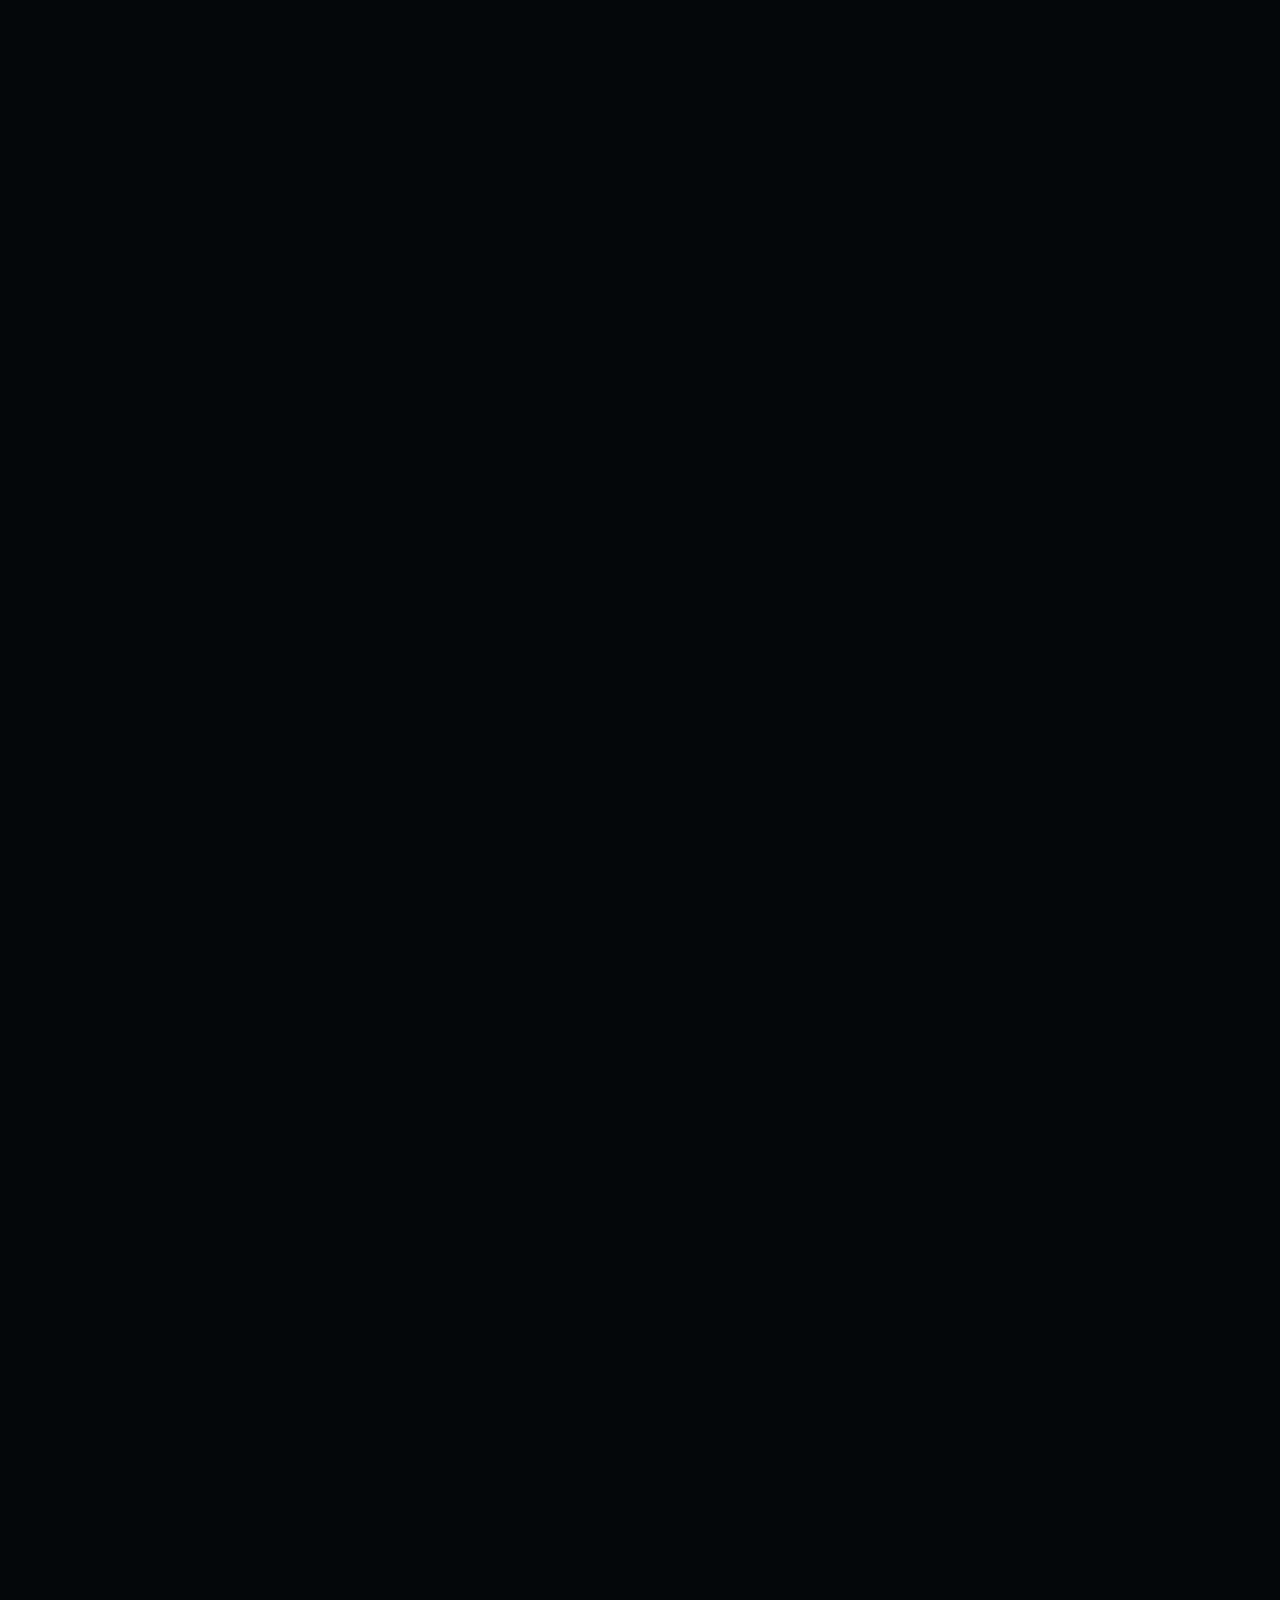
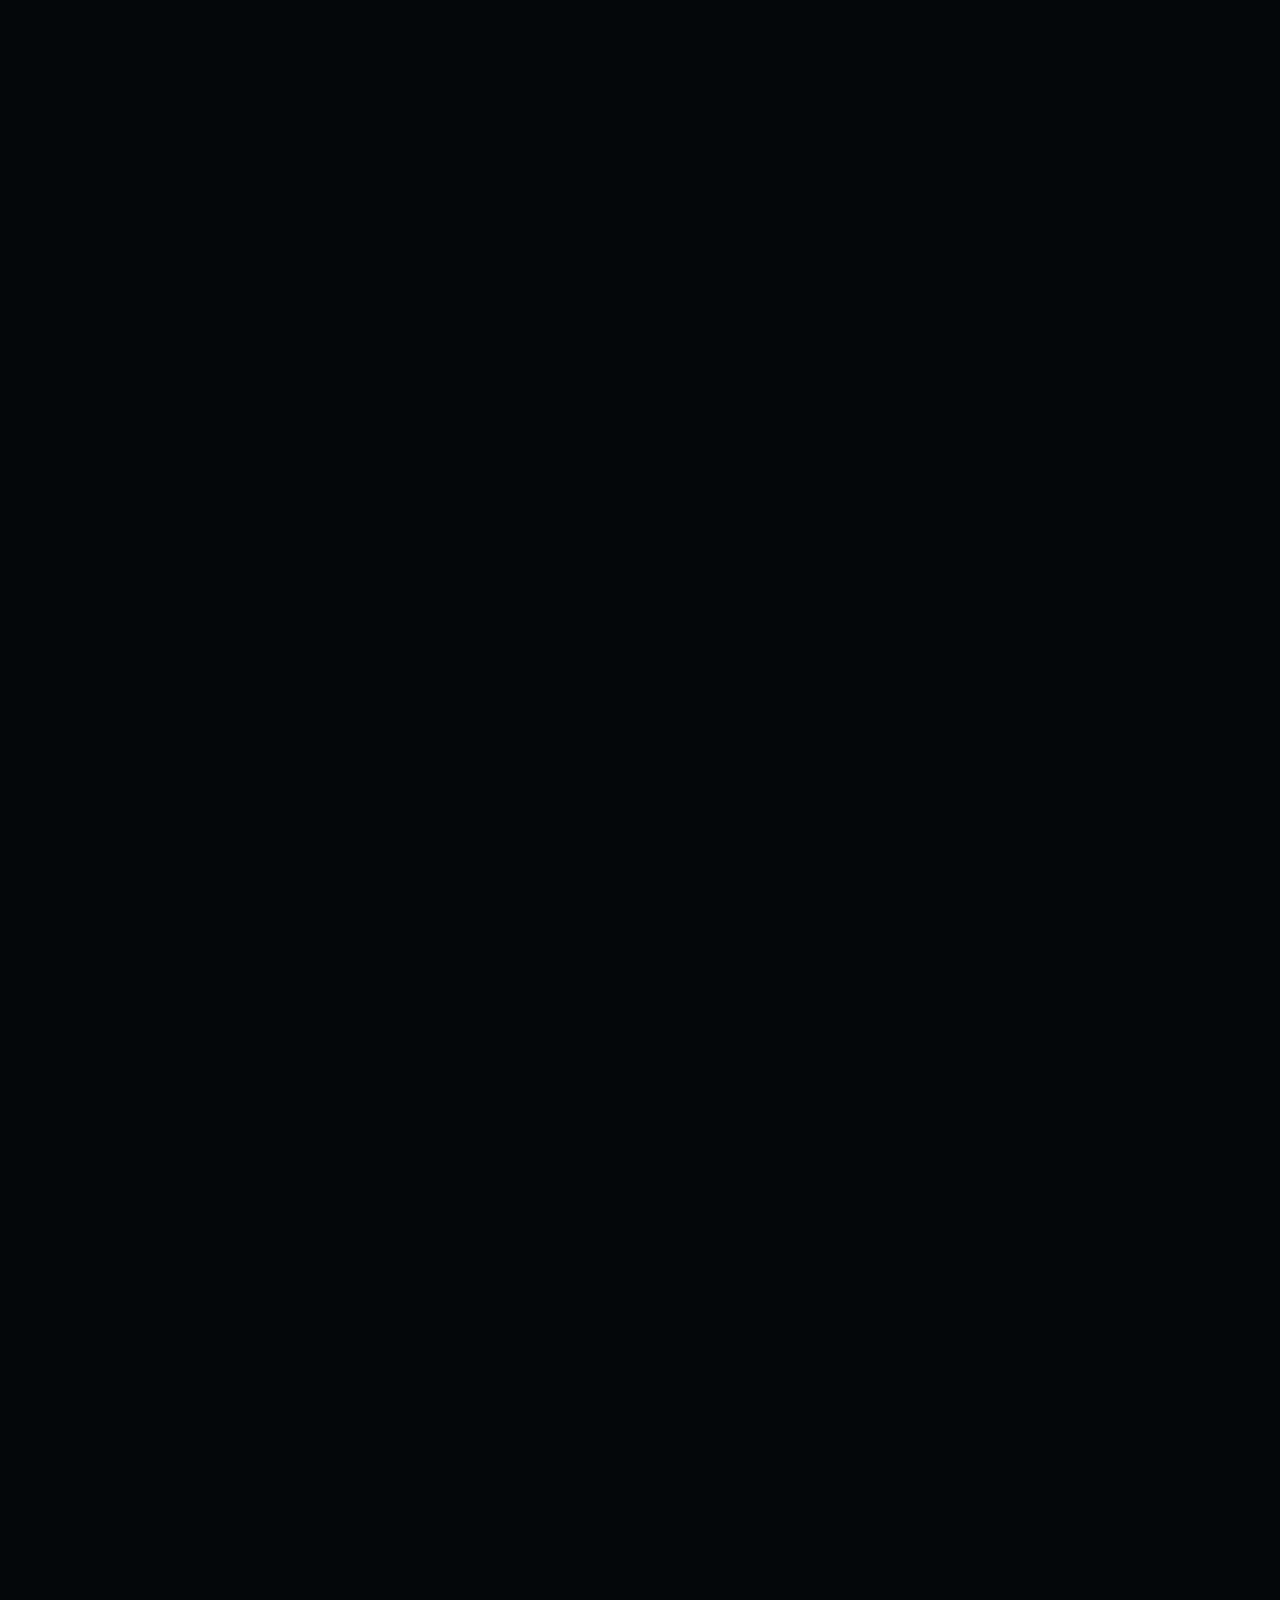
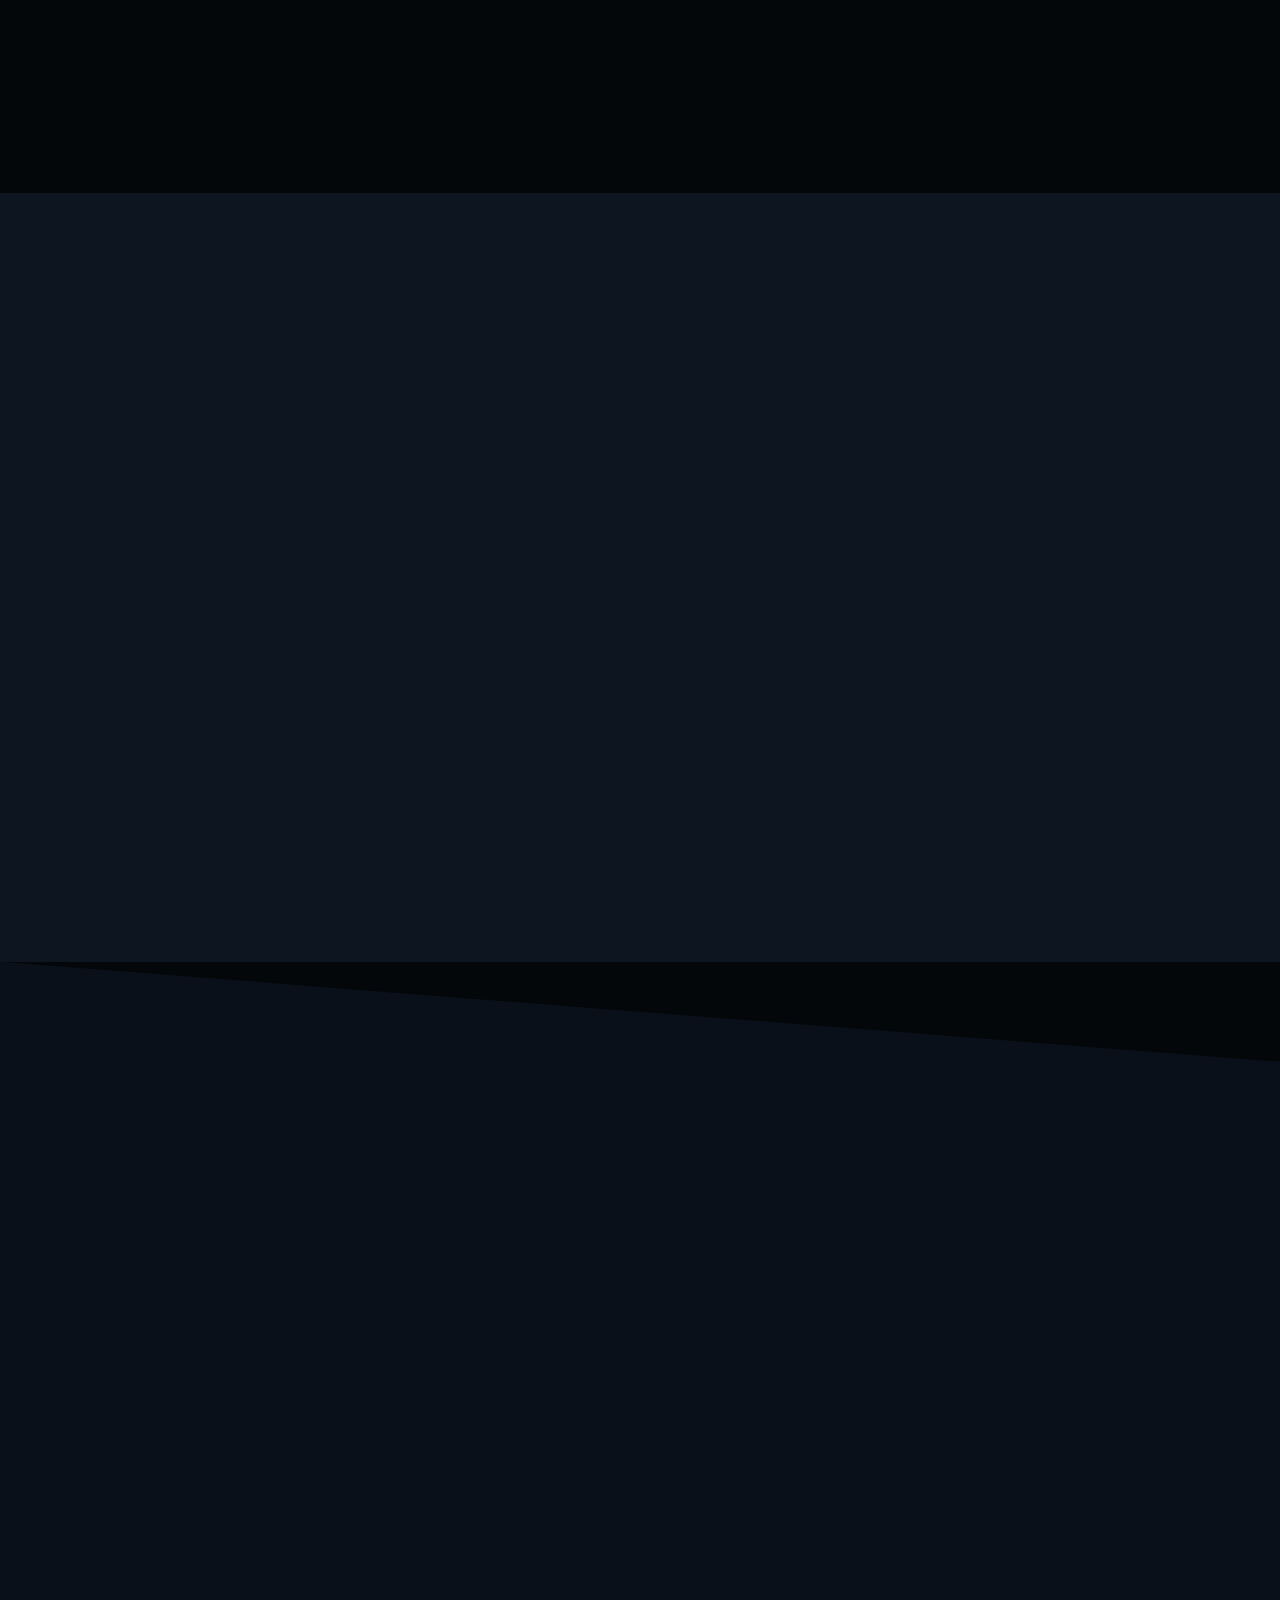
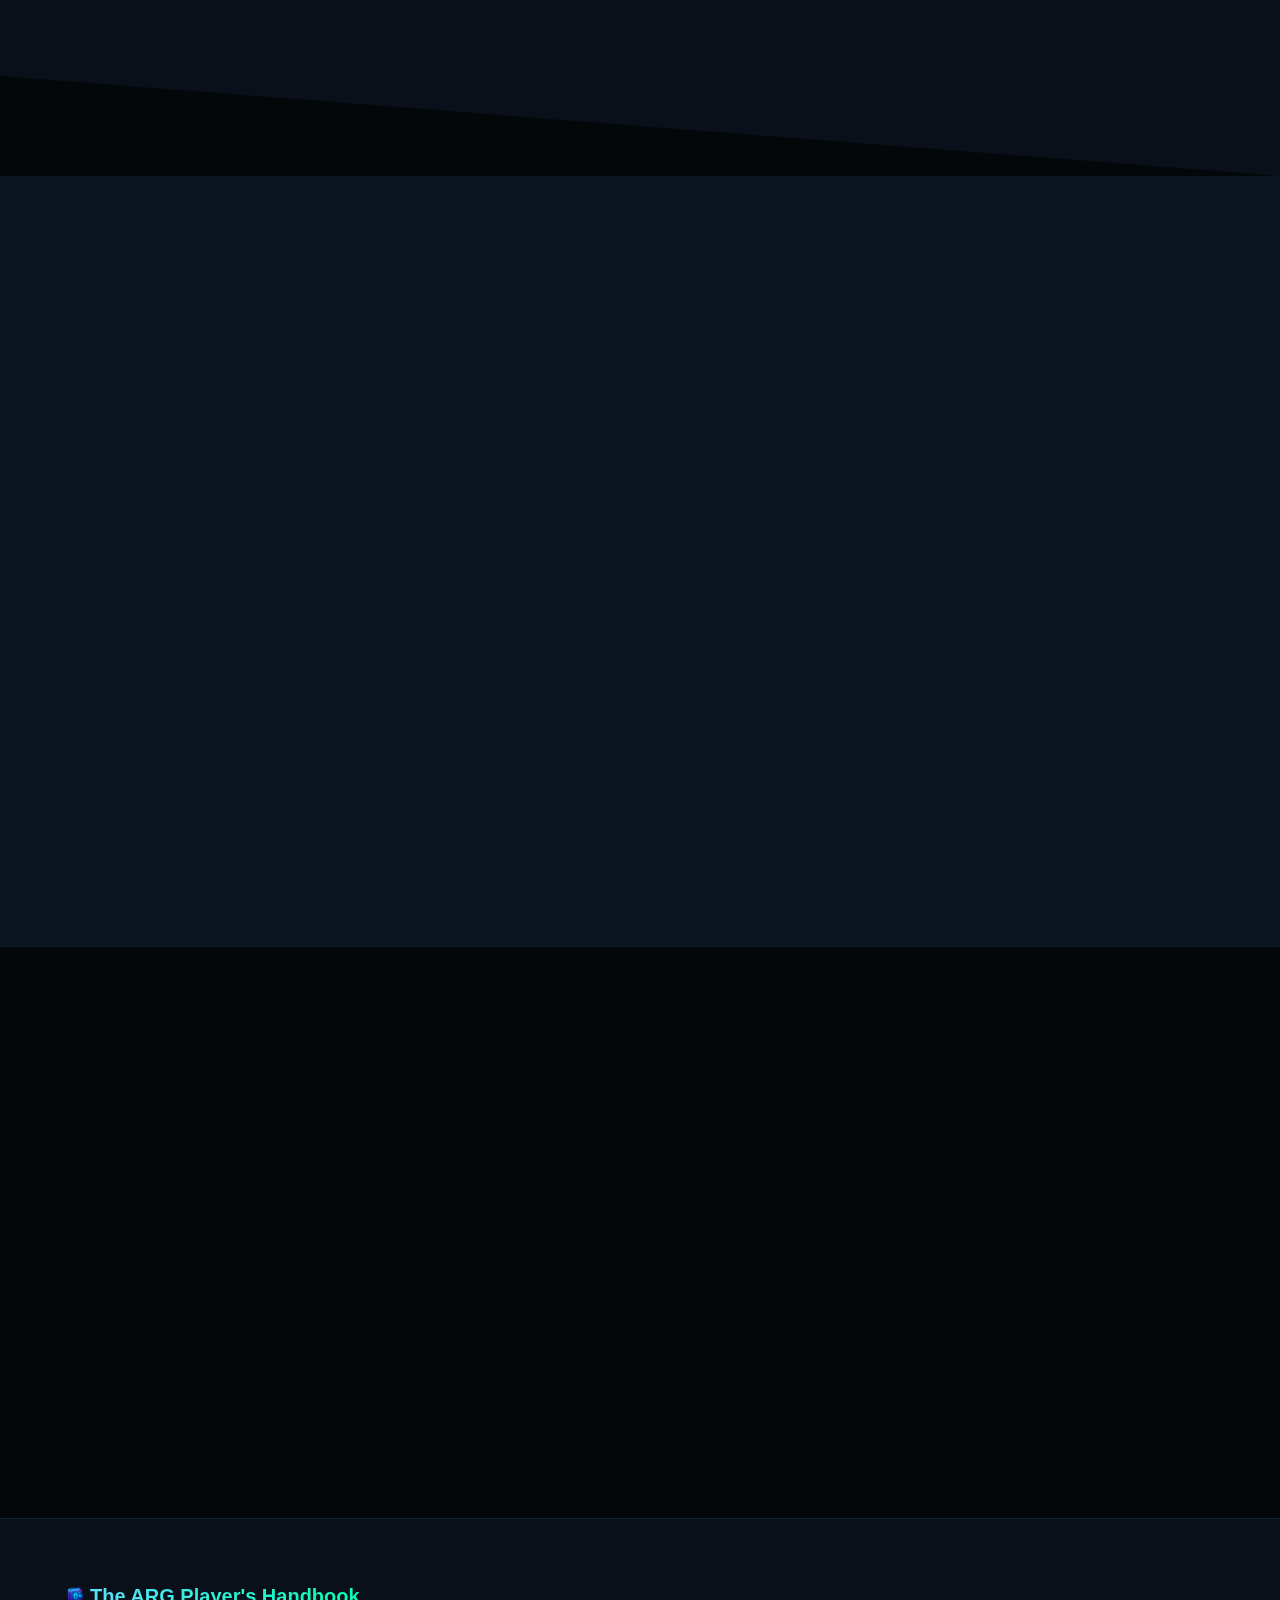
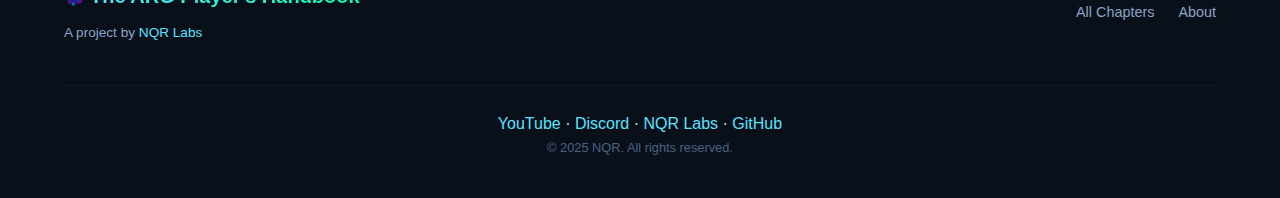
<file: PlayerHandbook/Chapter04/index.html>
<!DOCTYPE html>
<html lang="en">
<head>
    <meta charset="UTF-8">
    <meta name="viewport" content="width=device-width, initial-scale=1.0">
    <title>Crack the Code | The ARG Player's Handbook</title>
    <meta name="description" content="Cryptograms show up everywhere in ARGs. Learn to crack them by hand with pattern recognition and frequency analysis. No fancy tech required.">

    <!-- Favicons -->
    <link rel="apple-touch-icon" sizes="180x180" href="/PlayerHandbook/assets/images/apple-touch-icon.png">
    <link rel="icon" type="image/png" sizes="32x32" href="/PlayerHandbook/assets/images/favicon-32x32.png">
    <link rel="icon" type="image/png" sizes="16x16" href="/PlayerHandbook/assets/images/favicon-16x16.png">

    <!-- Open Graph -->
    <meta property="og:title" content="Crack the Code | The ARG Player's Handbook">
    <meta property="og:description" content="Cryptograms show up everywhere in ARGs. Learn to crack them by hand with pattern recognition and frequency analysis. No fancy tech required.">
    <meta property="og:image" content="https://nqrlabs.com/PlayerHandbook/Chapter04/assets/images/og-image.png">
    <meta property="og:url" content="https://nqrlabs.com/PlayerHandbook/Chapter04/">
    <meta property="og:type" content="website">

    <!-- Twitter Card -->
    <meta name="twitter:card" content="summary_large_image">
    <meta name="twitter:title" content="Crack the Code | The ARG Player's Handbook">
    <meta name="twitter:description" content="Cryptograms show up everywhere in ARGs. Learn to crack them by hand with pattern recognition and frequency analysis. No fancy tech required.">
    <meta name="twitter:image" content="https://nqrlabs.com/PlayerHandbook/Chapter04/assets/images/og-image.png">

    <!-- Canonical URL -->
    <link rel="canonical" href="https://nqrlabs.com/PlayerHandbook/Chapter04/">

    <!-- Styles -->
    <link rel="stylesheet" href="assets/css/styles.css">
</head>
<body>
    <!-- ═══════════════════════════════════════════════════════════════════
         NAVIGATION
         ═══════════════════════════════════════════════════════════════════ -->
    <nav class="recipe-nav">
        <div class="nav-container">
            <a href="/#player-handbook" target="_top" class="nav-logo" style="display:flex; align-items:center;">
                <img src="/assets/images/player-handbook_card.png"
                    alt="Player Handbook logo"
                    style="height:1.1em; width:auto; vertical-align:middle; margin-right:0.2em;"
                />
                <span class="logo-text">The ARG Player's Handbook</span>
            </a>
            <div class="nav-links">
                <a href="#overview">Overview</a>
                <a href="#video">Video</a>
                <a href="#steps">5 Steps</a>
                <a href="#tools">Tools</a>
            </div>
            <button class="nav-toggle" aria-label="Toggle navigation">
                <span></span>
                <span></span>
                <span></span>
            </button>
        </div>
    </nav>

    <!-- ═══════════════════════════════════════════════════════════════════
         HERO SECTION
         ═══════════════════════════════════════════════════════════════════ -->
    <section class="hero" id="hero">
        <div class="hero-background" data-parallax="0.3">
            <div class="hero-image" style="background-image: url('https://images.unsplash.com/photo-1526374965328-7f61d4dc18c5?w=1920&q=80');"></div>
            <div class="hero-overlay"></div>
        </div>
        <div class="hero-content">
            <div class="hero-badge animate-on-scroll" data-animation="fade-down">
                <span>Chapter 04</span>
            </div>
            <h1 class="hero-title animate-on-scroll" data-animation="fade-up">
                Crack the Code
            </h1>
            <p class="hero-subtitle animate-on-scroll" data-animation="fade-up" data-delay="200">
                Crack substitution ciphers by hand. No fancy tech. Just pattern-spotting and a little patience.
            </p>
            <div class="hero-meta animate-on-scroll" data-animation="fade-up" data-delay="400">
                <span class="meta-item">
                    <svg width="16" height="16" viewBox="0 0 24 24" fill="none" stroke="currentColor" stroke-width="2">
                        <circle cx="12" cy="12" r="10"></circle>
                        <polyline points="12 6 12 12 16 14"></polyline>
                    </svg>
                    15 min read
                </span>
                <span class="meta-item">
                    <svg width="16" height="16" viewBox="0 0 24 24" fill="none" stroke="currentColor" stroke-width="2">
                        <path d="M2 3h6a4 4 0 0 1 4 4v14a3 3 0 0 0-3-3H2z"></path>
                        <path d="M22 3h-6a4 4 0 0 0-4 4v14a3 3 0 0 1 3-3h7z"></path>
                    </svg>
                    Essential Skill
                </span>
            </div>
            <a href="#overview" class="scroll-indicator animate-on-scroll" data-animation="fade-up" data-delay="600">
                <span>Scroll to Begin</span>
                <svg width="24" height="24" viewBox="0 0 24 24" fill="none" stroke="currentColor" stroke-width="2">
                    <polyline points="6 9 12 15 18 9"></polyline>
                </svg>
            </a>
        </div>
    </section>

    <!-- ═══════════════════════════════════════════════════════════════════
         OVERVIEW SECTION
         ═══════════════════════════════════════════════════════════════════ -->
    <section class="section section-angled" id="overview">
        <div class="angled-top"></div>
        <div class="section-content">
            <div class="container">
                <div class="section-header animate-on-scroll" data-animation="fade-up">
                    <span class="section-label">Overview</span>
                    <h2 class="section-title">Why This Matters</h2>
                </div>
                <div class="overview-grid">
                    <div class="overview-text animate-on-scroll" data-animation="fade-right">
                        <p class="lead">
                            Cryptograms show up everywhere in ARGs, puzzle games, and mystery hunts. Learn to crack them by hand and you'll become the person everyone turns to when they hit a wall.
                        </p>
                        <p>
                            A cryptogram swaps every letter for a different symbol. Each symbol = one letter. Spaces and punctuation stay put.
                        </p>
                        <p>
                            Your job? Figure out the mapping. Reveal the message.
                        </p>
                        <p>
                            No fancy tech. No math genius required. Just pattern-spotting and five repeatable steps. Messages that stump most people? You'll crack them.
                        </p>
                    </div>
                    <div class="overview-card animate-on-scroll" data-animation="fade-left">
                        <h3>What You'll Learn</h3>
                        <ul class="checklist">
                            <li>Identify cipher types fast</li>
                            <li>Spot word patterns that unlock everything</li>
                            <li>Use frequency analysis like a detective</li>
                            <li>Sprint through partial solutions</li>
                            <li>Verify you cracked it right</li>
                        </ul>
                    </div>
                </div>
            </div>
        </div>
        <div class="angled-bottom"></div>
    </section>

    <!-- ═══════════════════════════════════════════════════════════════════
         VIDEO SECTION
         ═══════════════════════════════════════════════════════════════════ -->
    <section class="section section-dark" id="video">
        <div class="container">
            <div class="section-header animate-on-scroll" data-animation="fade-up">
                <span class="section-label">Learn by Watching</span>
                <h2 class="section-title">Video Tutorial</h2>
                <p class="section-subtitle">Prefer to watch instead of read? This video covers all the techniques below.</p>
            </div>

            <div class="video-container animate-on-scroll" data-animation="fade-up" style="max-width: 900px; margin: 0 auto;">
                <div style="position: relative; padding-bottom: 56.25%; height: 0; overflow: hidden; border-radius: 12px; box-shadow: 0 10px 40px rgba(0,0,0,0.3);">
                    <!-- YouTube embed will go here once video is published -->
                    <div style="position: absolute; top: 0; left: 0; width: 100%; height: 100%; background: linear-gradient(135deg, #667eea 0%, #764ba2 100%); display: flex; align-items: center; justify-content: center; color: white; font-size: 1.2rem; text-align: center; padding: 2rem;">
                        <div>
                            <svg width="64" height="64" viewBox="0 0 24 24" fill="none" stroke="currentColor" stroke-width="2" style="margin-bottom: 1rem;">
                                <polygon points="5 3 19 12 5 21 5 3"></polygon>
                            </svg>
                            <p style="margin: 0;">Video coming soon!</p>
                            <p style="margin: 0.5rem 0 0; font-size: 0.9rem; opacity: 0.8;">Subscribe to @CLU-NQR on YouTube for updates</p>
                        </div>
                    </div>
                    <!-- Replace the above div with this when video is ready:
                    <iframe
                        style="position: absolute; top: 0; left: 0; width: 100%; height: 100%;"
                        src="https://www.youtube.com/embed/VIDEO_ID_HERE"
                        title="Steps to Decoding Cryptograms Anyone Can Follow"
                        frameborder="0"
                        allow="accelerometer; autoplay; clipboard-write; encrypted-media; gyroscope; picture-in-picture; web-share"
                        allowfullscreen>
                    </iframe>
                    -->
                </div>
            </div>
        </div>
    </section>

    <!-- ═══════════════════════════════════════════════════════════════════
         5 STEPS SECTION
         ═══════════════════════════════════════════════════════════════════ -->
    <section class="section section-steps" id="steps">
        <div class="container">
            <div class="section-header animate-on-scroll" data-animation="fade-up">
                <span class="section-label">The Method</span>
                <h2 class="section-title">5 Steps to Crack Cryptograms</h2>
                <p class="section-subtitle">Follow these and watch the message unlock</p>
            </div>

            <!-- Step 1: Identify Cipher Type -->
            <div class="step step-right">
                <div class="step-content animate-on-scroll" data-animation="fade-right">
                    <div class="step-number">01</div>
                    <h3 class="step-title">ID the Cipher Type</h3>
                    <p>First: what kind of cipher is this?</p>
                    <ul style="margin-top: 1rem;">
                        <li><strong>All numbers?</strong> Binary (1s and 0s), A1Z26 (A=1, B=2...Z=26), or another number code.</li>
                        <li><strong>Shifted letters?</strong> Caesar cipher (letters shifted down the alphabet) or ROT13.</li>
                        <li><strong>Keyword-based scramble?</strong> Vigenère cipher.</li>
                        <li><strong>Symbols with spaces intact?</strong> Aristocrat substitution cipher. That's our focus.</li>
                    </ul>
                    <p style="margin-top: 1rem;"><strong>Aristocrats</strong> keep spaces and punctuation. That's your advantage. Each letter maps to exactly one symbol. One symbol = one letter. If your message is 28+ characters, you can crack it.</p>
                </div>
                <div class="step-visual animate-on-scroll" data-animation="fade-left">
                    <div class="step-image" style="background-image: url('https://images.unsplash.com/photo-1558591710-4b4a1ae0f04d?w=800&q=80');"></div>
                </div>
            </div>

            <!-- Step 2: Word Patterns -->
            <div class="step step-left">
                <div class="step-visual animate-on-scroll" data-animation="fade-right">
                    <div class="step-image" style="background-image: url('https://images.unsplash.com/photo-1454165804606-c3d57bc86b40?w=800&q=80');"></div>
                </div>
                <div class="step-content animate-on-scroll" data-animation="fade-left">
                    <div class="step-number">02</div>
                    <h3 class="step-title">Hunt Short Words</h3>
                    <p>Short words unlock everything. Start here:</p>

                    <div style="background: rgba(255,255,255,0.05); padding: 1.5rem; border-radius: 8px; margin-top: 1rem;">
                        <h4 style="margin-top: 0; color: var(--color-primary);">1-Letter Words</h4>
                        <p>Only two choices: <strong>A</strong> or <strong>I</strong>. Formal text? Pick A. Personal text? Pick I.</p>

                        <h4 style="color: var(--color-primary); margin-top: 1.5rem;">2-Letter Words</h4>
                        <p><strong>OF, TO, IN, IT, IS, AS, AT, ON, BY, WE, US, HE, ME, MY</strong></p>
                        <p style="font-size: 0.9rem; opacity: 0.8;">Try the top four first: OF, TO, IN, IT.</p>

                        <h4 style="color: var(--color-primary); margin-top: 1.5rem;">3-Letter Words</h4>
                        <p><strong>THE, AND, FOR, ARE, BUT, NOT, YOU, WHO, WAS, HAS, OUT</strong></p>
                        <p style="font-size: 0.9rem; opacity: 0.8;">THE is king. See a 3-letter word repeated? Try THE.</p>

                        <h4 style="color: var(--color-primary); margin-top: 1.5rem;">Word Edges</h4>
                        <ul style="font-size: 0.95rem;">
                            <li><strong>Common starters:</strong> T-, A-, I-, S-, RE-, UN-, IN-, DIS-, PRE-, CON-/COM-</li>
                            <li><strong>Common endings:</strong> -E, -S, -D, -T, -ED, -LY, -ING, -TION, -MENT, -NESS</li>
                            <li><strong>Apostrophes:</strong> N'T (don't), 'S (it's), 'D (I'd), I'M, 'RE, 'VE, 'LL, O' (o'clock)</li>
                        </ul>
                    </div>
                </div>
            </div>

            <!-- Step 3: Frequency Analysis -->
            <div class="step step-right">
                <div class="step-content animate-on-scroll" data-animation="fade-right">
                    <div class="step-number">03</div>
                    <h3 class="step-title">Count Symbols</h3>
                    <p>English has patterns. Use them.</p>

                    <div style="background: rgba(255,255,255,0.05); padding: 1.5rem; border-radius: 8px; margin-top: 1rem;">
                        <h4 style="margin-top: 0; color: var(--color-primary);">Single Letters</h4>
                        <p><strong>E</strong> shows up most. Then <strong>T, A, O, I, N, S, H, R</strong>.</p>
                        <p style="font-size: 0.9rem; opacity: 0.8; margin-top: 0.5rem;">Most-used symbol? Probably E. Short messages break the rule sometimes.</p>

                        <h4 style="color: var(--color-primary); margin-top: 1.5rem;">Bigrams (2-letter pairs)</h4>
                        <p><strong>TH, HE, IN, ER, AN, RE, ON, AT, EN, ND, ST, ES</strong></p>
                        <p style="font-size: 0.9rem; opacity: 0.8;">TH wins. See two symbols stuck together? Try TH.</p>

                        <h4 style="color: var(--color-primary); margin-top: 1.5rem;">Trigrams (3-letter combos)</h4>
                        <p><strong>THE, AND, ING, ENT, ION, TIO, HER, HAT</strong></p>

                        <h4 style="color: var(--color-primary); margin-top: 1.5rem;">Doubles</h4>
                        <p><strong>LL, EE, SS, OO, TT, FF, RR, NN</strong></p>
                        <p style="font-size: 0.9rem; opacity: 0.8;">See a doubled symbol? Instant lock-in.</p>
                    </div>

                    <p style="margin-top: 1rem;"><strong>Pro move:</strong> Use <a href="/#GlyphGrid" target="_top">GlyphGrid</a> to count automatically. Let the computer crunch numbers. You spot patterns.</p>
                </div>
                <div class="step-visual animate-on-scroll" data-animation="fade-left">
                    <div class="step-image" style="background-image: url('https://images.unsplash.com/photo-1551288049-bebda4e38f71?w=800&q=80');"></div>
                </div>
            </div>

            <!-- Step 4: Puzzle-Solving Sprint -->
            <div class="step step-left">
                <div class="step-visual animate-on-scroll" data-animation="fade-right">
                    <div class="step-image" style="background-image: url('https://images.unsplash.com/photo-1522071820081-009f0129c71c?w=800&q=80');"></div>
                </div>
                <div class="step-content animate-on-scroll" data-animation="fade-left">
                    <div class="step-number">04</div>
                    <h3 class="step-title">Sprint to the Finish</h3>
                    <p>Partial map? Time to run. Educated guesses + pattern completion = solved puzzle.</p>

                    <div style="background: rgba(255,255,255,0.05); padding: 1.5rem; border-radius: 8px; margin-top: 1rem;">
                        <h4 style="margin-top: 0; color: var(--color-primary);">Rules of the Road</h4>
                        <ul>
                            <li><strong>Every word needs vowels.</strong> A, E, I, O, U (sometimes Y). All consonants? Wrong mapping.</li>
                            <li><strong>H loves T, S, W, C.</strong> Hunt those combos.</li>
                            <li><strong>Q demands U.</strong> Always.</li>
                            <li><strong>Common endings:</strong> -ING, -ED, -LY, -TION, -MENT, -NESS</li>
                            <li><strong>Common starters:</strong>
                                <ul style="margin-top: 0.5rem;">
                                    <li>TH-: THE, THAT, THIS, THEM, THEN, THERE, THESE, THEIR, THING</li>
                                    <li>WH-: WHAT, WHEN, WHERE, WHICH, WHILE, WHO</li>
                                    <li>IN-: IN, INTO, INSIDE</li>
                                </ul>
                            </li>
                        </ul>

                        <h4 style="color: var(--color-primary); margin-top: 1.5rem;">Red Flags</h4>
                        <p>See these? Rethink your map:</p>
                        <ul>
                            <li>Impossible combos: QQ, JJ, VV</li>
                            <li>Words with zero vowels</li>
                            <li>Rare letters (Q, X, Z) showing up everywhere</li>
                        </ul>
                    </div>

                    <p style="margin-top: 1rem;"><strong>The move:</strong> Solve words with the most known letters first. Each solved letter spreads everywhere. Momentum builds. Try a letter. Doesn't work? Backtrack. That's the game.</p>
                </div>
            </div>

            <!-- Step 5: Final Verification -->
            <div class="step step-right">
                <div class="step-content animate-on-scroll" data-animation="fade-right">
                    <div class="step-number">05</div>
                    <h3 class="step-title">Verify the Solve</h3>
                    <p>Before you claim victory:</p>

                    <div style="background: rgba(255,255,255,0.05); padding: 1.5rem; border-radius: 8px; margin-top: 1rem;">
                        <h4 style="margin-top: 0; color: var(--color-primary);">Final Checklist</h4>
                        <ul>
                            <li>Read the full message as normal English. Does it flow?</li>
                            <li>Check your key: one symbol = one letter. One letter = one symbol. No crossovers.</li>
                            <li>No unmapped symbols left behind.</li>
                            <li>Punctuation and apostrophes make sense.</li>
                            <li>Message is 28+ characters and reads clean? You cracked it.</li>
                        </ul>
                    </div>

                    <p style="margin-top: 1rem;">Something feels off? Check for double-assignments (same letter used twice for different symbols). Make sure you didn't skip anything.</p>
                </div>
                <div class="step-visual animate-on-scroll" data-animation="fade-left">
                    <div class="step-image" style="background-image: url('https://images.unsplash.com/photo-1484480974693-6ca0a78fb36b?w=800&q=80');"></div>
                </div>
            </div>
        </div>
    </section>

    <!-- ═══════════════════════════════════════════════════════════════════
         TOOLS SECTION
         ═══════════════════════════════════════════════════════════════════ -->
    <section class="section section-dark" id="tools">
        <div class="container">
            <div class="section-header animate-on-scroll" data-animation="fade-up">
                <span class="section-label">Your Arsenal</span>
                <h2 class="section-title">Tools That Help</h2>
                <p class="section-subtitle">Free resources to speed up the hunt</p>
            </div>
            <div class="ingredients-grid">
                <!-- Tool 1: GlyphGrid -->
                <div class="ingredient-card animate-on-scroll" data-animation="fade-up" data-delay="0">
                    <div class="ingredient-icon">
                        <svg width="32" height="32" viewBox="0 0 24 24" fill="none" stroke="currentColor" stroke-width="2">
                            <rect x="3" y="3" width="7" height="7"></rect>
                            <rect x="14" y="3" width="7" height="7"></rect>
                            <rect x="14" y="14" width="7" height="7"></rect>
                            <rect x="3" y="14" width="7" height="7"></rect>
                        </svg>
                    </div>
                    <h3>GlyphGrid</h3>
                    <p>Cryptogram solver that counts symbols, tracks your key, and makes hand-solving way easier. No logins. No ads. Everything stays local.</p>
                    <a href="/#GlyphGrid" target="_top" class="btn btn-secondary" style="margin-top: 1rem;">Use GlyphGrid</a>
                </div>

                <!-- Tool 2: Reference Sheet -->
                <div class="ingredient-card animate-on-scroll" data-animation="fade-up" data-delay="100">
                    <div class="ingredient-icon">
                        <svg width="32" height="32" viewBox="0 0 24 24" fill="none" stroke="currentColor" stroke-width="2">
                            <path d="M14 2H6a2 2 0 0 0-2 2v16a2 2 0 0 0 2 2h12a2 2 0 0 0 2-2V8z"></path>
                            <polyline points="14 2 14 8 20 8"></polyline>
                            <line x1="16" y1="13" x2="8" y2="13"></line>
                            <line x1="16" y1="17" x2="8" y2="17"></line>
                            <polyline points="10 9 9 9 8 9"></polyline>
                        </svg>
                    </div>
                    <h3>One-Page Reference</h3>
                    <p>Printable cheat sheet with word patterns, frequency charts, and solving strategies. Keep it next to you for instant lookups.</p>
                    <a href="/assets/Cryptogram_Cracking.pdf" target="_blank" class="btn btn-secondary" style="margin-top: 1rem;">Download PDF</a>
                </div>

                <!-- Tool 3: Gravity Falls Fonts -->
                <div class="ingredient-card animate-on-scroll" data-animation="fade-up" data-delay="200">
                    <div class="ingredient-icon">
                        <svg width="32" height="32" viewBox="0 0 24 24" fill="none" stroke="currentColor" stroke-width="2">
                            <polyline points="4 7 4 4 20 4 20 7"></polyline>
                            <line x1="9" y1="20" x2="15" y2="20"></line>
                            <line x1="12" y1="4" x2="12" y2="20"></line>
                        </svg>
                    </div>
                    <h3>ARG Cipher Fonts</h3>
                    <p>Free fonts for Gravity Falls ciphers and other ARG symbol sets. Practice with real cryptograms or make your own.</p>
                    <a href="/#arg-fonts" target="_top" class="btn btn-secondary" style="margin-top: 1rem;">Get Fonts</a>
                </div>
            </div>
        </div>
    </section>

    <!-- ═══════════════════════════════════════════════════════════════════
         KEY INSIGHTS SECTION
         ═══════════════════════════════════════════════════════════════════ -->
    <section class="section section-variations">
        <div class="angled-top-reverse"></div>
        <div class="section-content">
            <div class="container">
                <div class="section-header animate-on-scroll" data-animation="fade-up">
                    <span class="section-label">Remember</span>
                    <h2 class="section-title">Key Principles</h2>
                </div>
                <div class="variations-grid">
                    <!-- Principle 1 -->
                    <div class="variation-card animate-on-scroll" data-animation="fade-up" data-delay="0">
                        <div class="variation-header">
                            <span class="variation-badge">Start Small</span>
                            <h3>Short Words First</h3>
                        </div>
                        <p>1, 2, 3-letter words unlock everything. Solve these and watch the rest fall.</p>
                    </div>
                    <!-- Principle 2 -->
                    <div class="variation-card animate-on-scroll" data-animation="fade-up" data-delay="100">
                        <div class="variation-header">
                            <span class="variation-badge">Trust Patterns</span>
                            <h3>English Has Rules</h3>
                        </div>
                        <p>Letter frequency, bigrams, word patterns stay consistent. See TH or ING? Trust it.</p>
                    </div>
                    <!-- Principle 3 -->
                    <div class="variation-card animate-on-scroll" data-animation="fade-up" data-delay="200">
                        <div class="variation-header">
                            <span class="variation-badge">Test & Adjust</span>
                            <h3>Wrong Guesses Happen</h3>
                        </div>
                        <p>Like sudoku. Try a letter. Doesn't fit? Backtrack. That's the game.</p>
                    </div>
                    <!-- Principle 4 -->
                    <div class="variation-card animate-on-scroll" data-animation="fade-up" data-delay="300">
                        <div class="variation-header">
                            <span class="variation-badge">Practice</span>
                            <h3>Speed Comes With Reps</h3>
                        </div>
                        <p>First one takes 20 minutes. Tenth one takes 5. Pattern recognition becomes muscle memory.</p>
                    </div>
                </div>
            </div>
        </div>
        <div class="angled-bottom-reverse"></div>
    </section>

    <!-- ═══════════════════════════════════════════════════════════════════
         TAKEAWAYS SECTION
         ═══════════════════════════════════════════════════════════════════ -->
    <section class="section section-dark">
        <div class="container">
            <div class="section-header animate-on-scroll" data-animation="fade-up">
                <span class="section-label">Summary</span>
                <h2 class="section-title">What You've Learned</h2>
            </div>
            <div class="overview-card animate-on-scroll" data-animation="fade-up" style="max-width: 700px; margin: 0 auto;">
                <ul class="checklist">
                    <li>ID cipher types by looking at symbols, numbers, or letter patterns</li>
                    <li>Start with 1, 2, 3-letter words for quick wins</li>
                    <li>Count symbol frequency to find E, T, A and patterns like TH, THE, ING</li>
                    <li>Use word edges (prefixes, suffixes, apostrophes) to crack more letters</li>
                    <li>Sprint through partial solutions by tackling constrained words first</li>
                    <li>Verify the solve: reads clean, one-to-one mapping, no leftovers</li>
                    <li>Use GlyphGrid and reference sheets to work faster</li>
                </ul>
            </div>
        </div>
    </section>

    <!-- ═══════════════════════════════════════════════════════════════════
         CTA SECTION
         ═══════════════════════════════════════════════════════════════════ -->
    <section class="section section-cta">
        <div class="cta-background" data-parallax="0.25">
            <div class="cta-bg-image" style="background-image: url('https://images.unsplash.com/photo-1451187580459-43490279c0fa?w=1920&q=80');"></div>
            <div class="cta-bg-overlay"></div>
        </div>
        <div class="container">
            <div class="cta-content animate-on-scroll" data-animation="fade-up">
                <h2 class="cta-title">Go Crack Something</h2>
                <p class="cta-text">ARG teams need codebreakers who crack puzzles everyone else hits a wall on. You've got the techniques. You can be that person.</p>
                <p class="cta-text">Start practicing. Gravity Falls cryptograms. Puzzle newspapers. Your own creations. Each solve builds pattern recognition. Next one's faster.</p>
                <div class="cta-buttons">
                    <a href="/#GlyphGrid" target="_top" class="btn btn-primary btn-large">Try GlyphGrid</a>
                    <a href="/#player-handbook" target="_top" class="btn btn-secondary btn-large">More Chapters</a>
                </div>
            </div>
        </div>
    </section>

    <!-- ═══════════════════════════════════════════════════════════════════
         FOOTER
         ═══════════════════════════════════════════════════════════════════ -->
    <footer class="recipe-footer">
        <div class="container">
            <div class="footer-content">
                <div class="footer-brand">
                    <a href="/#player-handbook" target="_top" class="nav-logo" style="display:flex; align-items:center;">
                        <img src="/assets/images/player-handbook_card.png"
                            alt="Player Handbook logo"
                            style="height:1.1em; width:auto; vertical-align:middle; margin-right:0.2em;"
                        />
                        <span class="footer-logo">The ARG Player's Handbook</span>
                    </a>
                    <p>A project by <a href="https://nqrlabs.com" target="_blank" rel="noopener">NQR Labs</a></p>
                </div>
                <div class="footer-nav">
                    <a href="/#player-handbook" target="_top">All Chapters</a>
                    <a href="#" data-modal="about">About</a>
                </div>
            </div>
            <div class="footer-bottom">
                <a href="https://youtube.com/@CLU-NQR" target="_blank">YouTube</a> &middot;
                <a href="https://discord.gg/HT9YE8rvuN" target="_blank">Discord</a> &middot;
                <a href="https://nqrlabs.com" target="_blank">NQR Labs</a> &middot;
                <a href="https://github.com/NQRLabs" target="_blank">GitHub</a>
                <br>
                <p>&copy; 2025 NQR. All rights reserved.</p>
            </div>
        </div>
    </footer>

    <!-- ═══════════════════════════════════════════════════════════════════
         MODALS
         ═══════════════════════════════════════════════════════════════════ -->
    <!-- About Modal -->
    <div class="modal" id="modal-about">
        <div class="modal-backdrop"></div>
        <div class="modal-content">
            <button class="modal-close" aria-label="Close modal">&times;</button>
            <h2>About This Chapter</h2>
            <p>Crack the Code teaches cryptogram solving: pattern recognition, frequency analysis, and the puzzle-solving sprint. For ARG players who need to decode substitution ciphers by hand.</p>
            <p>Part of <strong><a href="/#player-handbook" target="_top">The ARG Player's Handbook</a></strong> - learning modules for playing alternate reality games.</p>
        </div>
    </div>

    <!-- Progress Bar -->
    <div class="progress-bar">
        <div class="progress-fill"></div>
    </div>

    <!-- Scripts -->
    <script src="assets/js/app.js"></script>
</body>
</html>
</file>
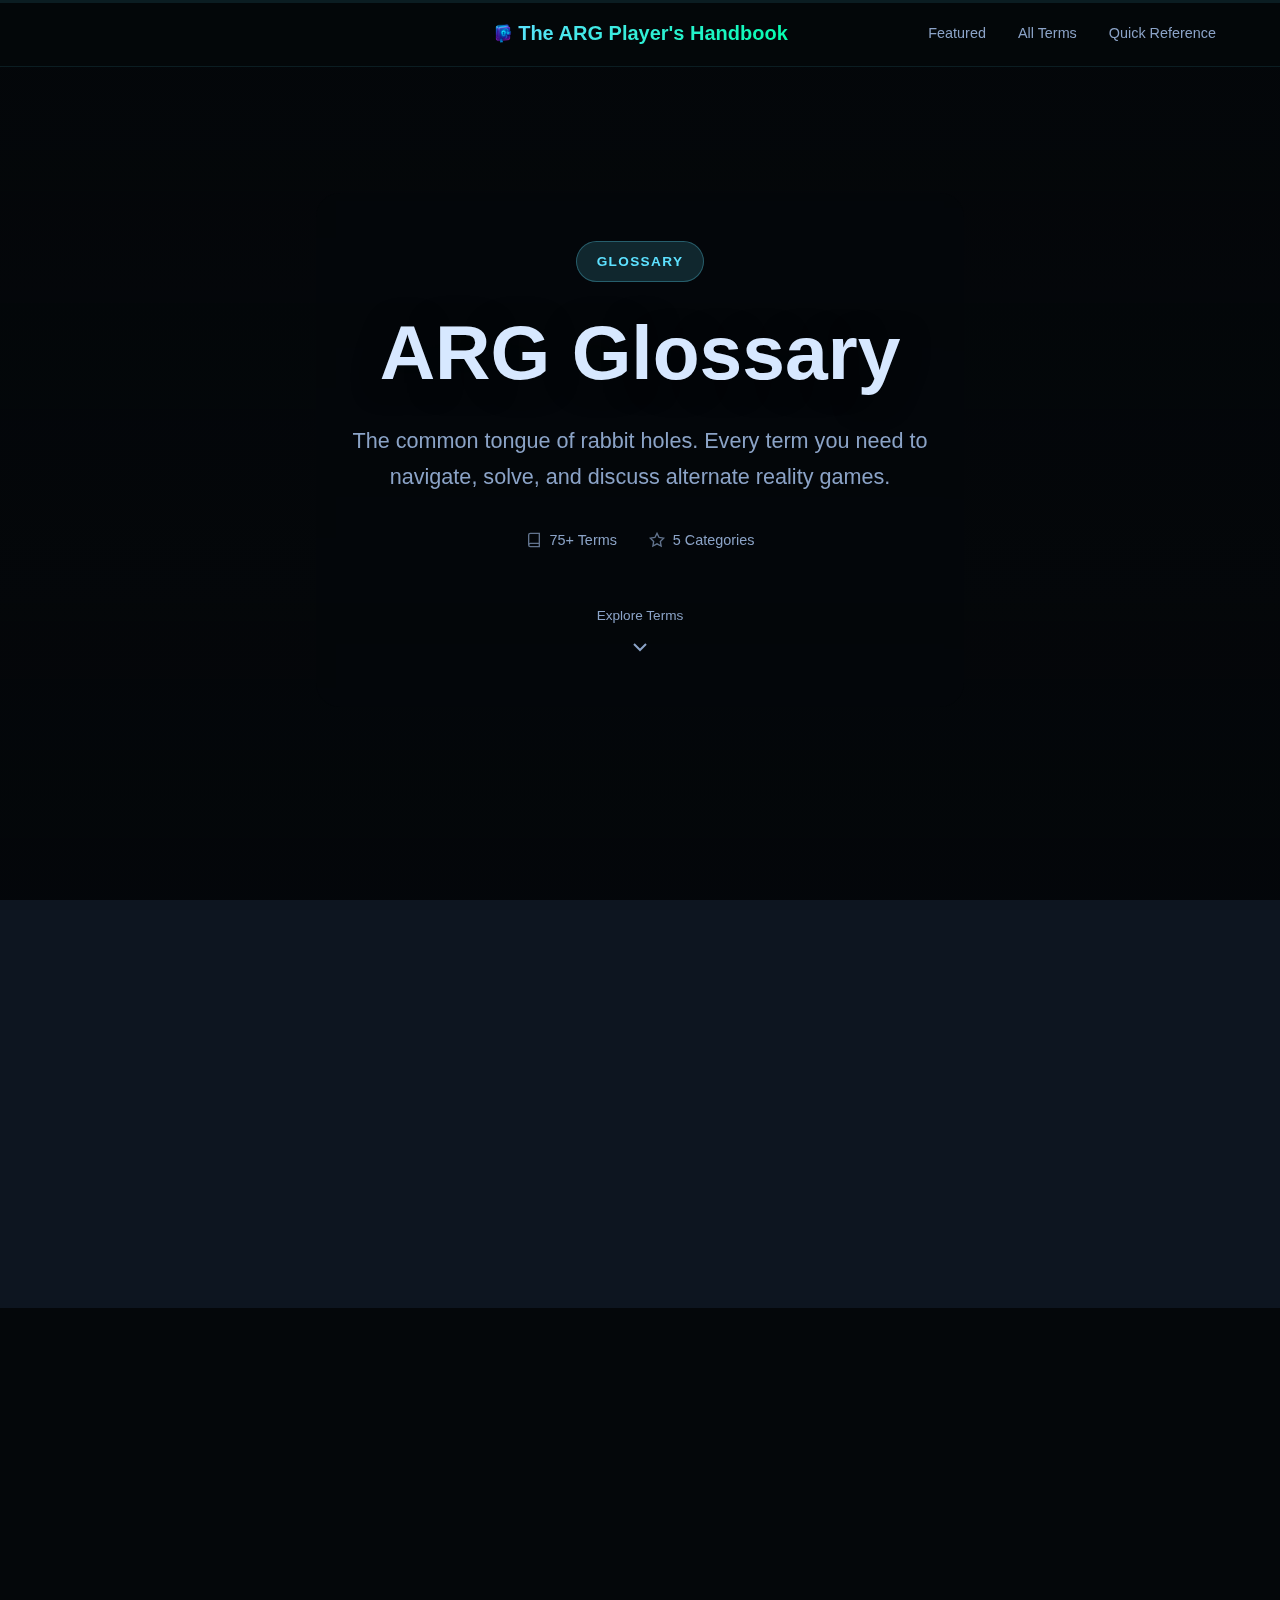
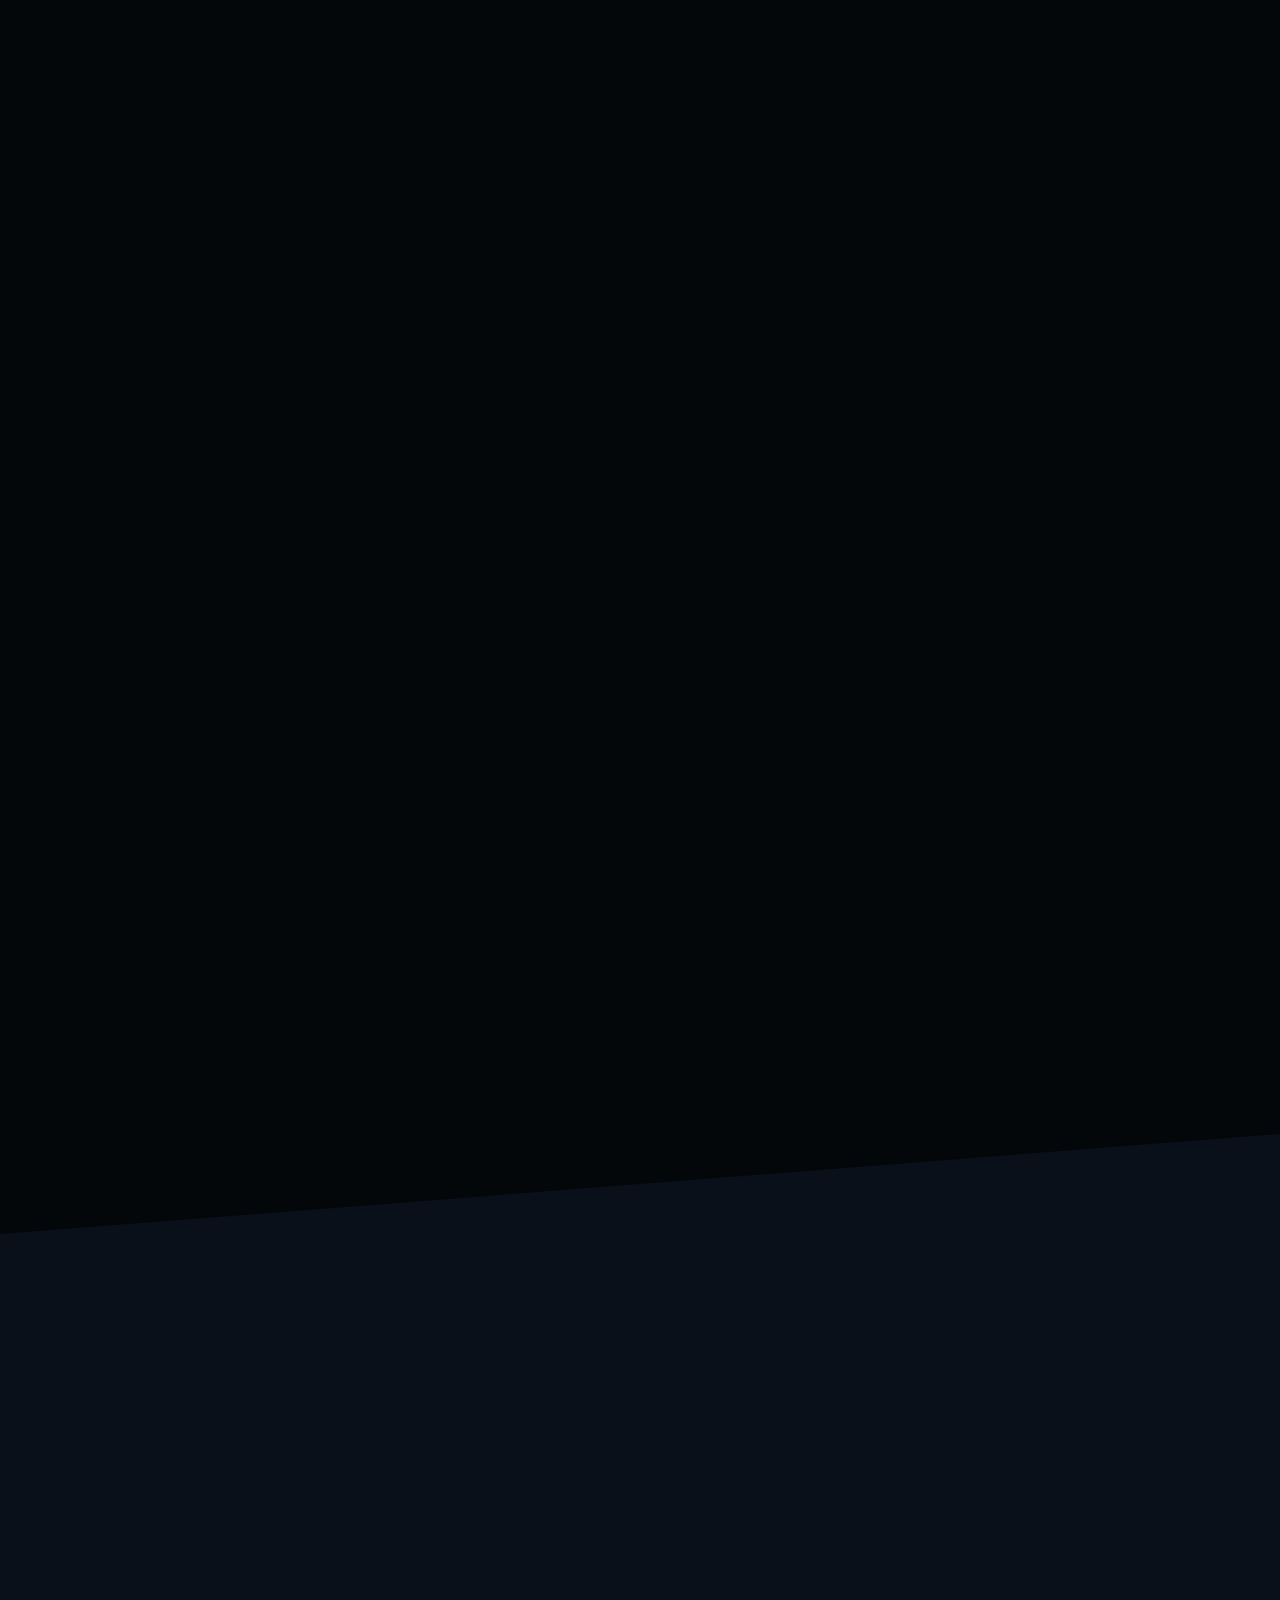
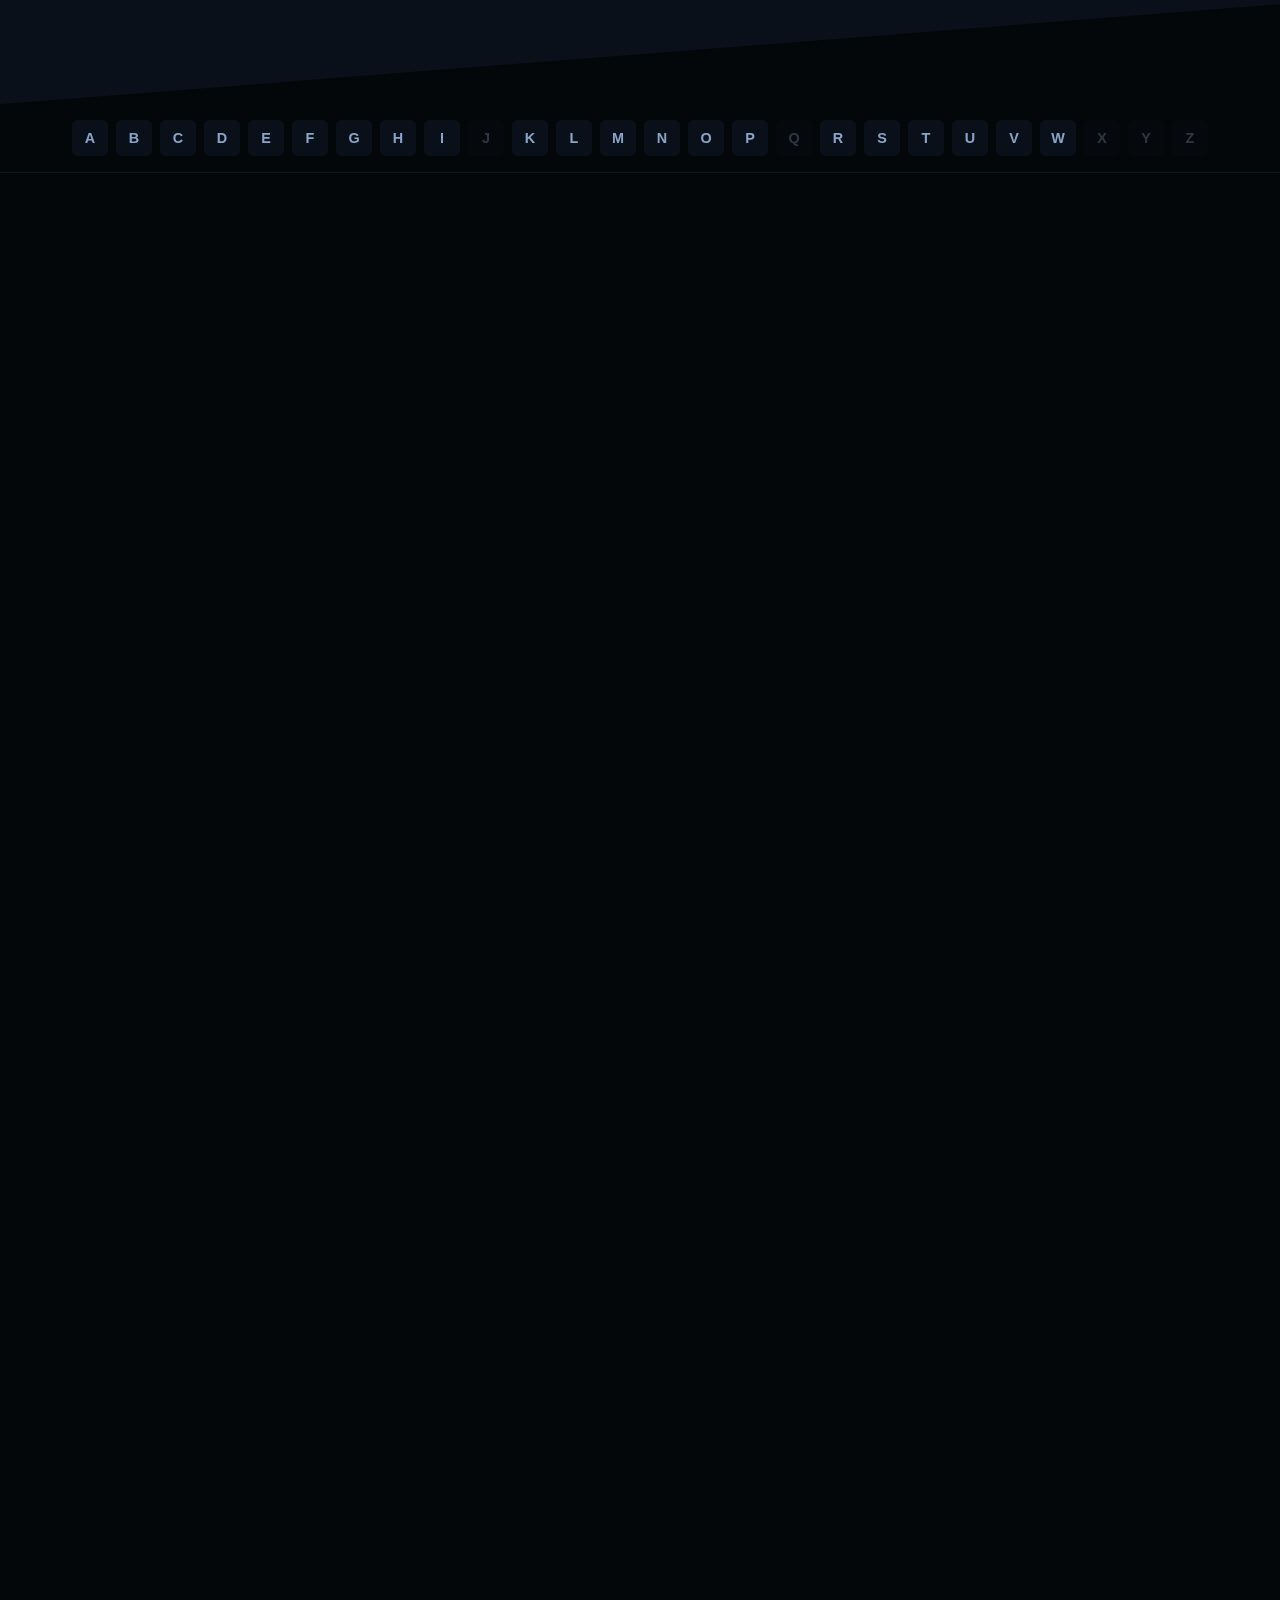
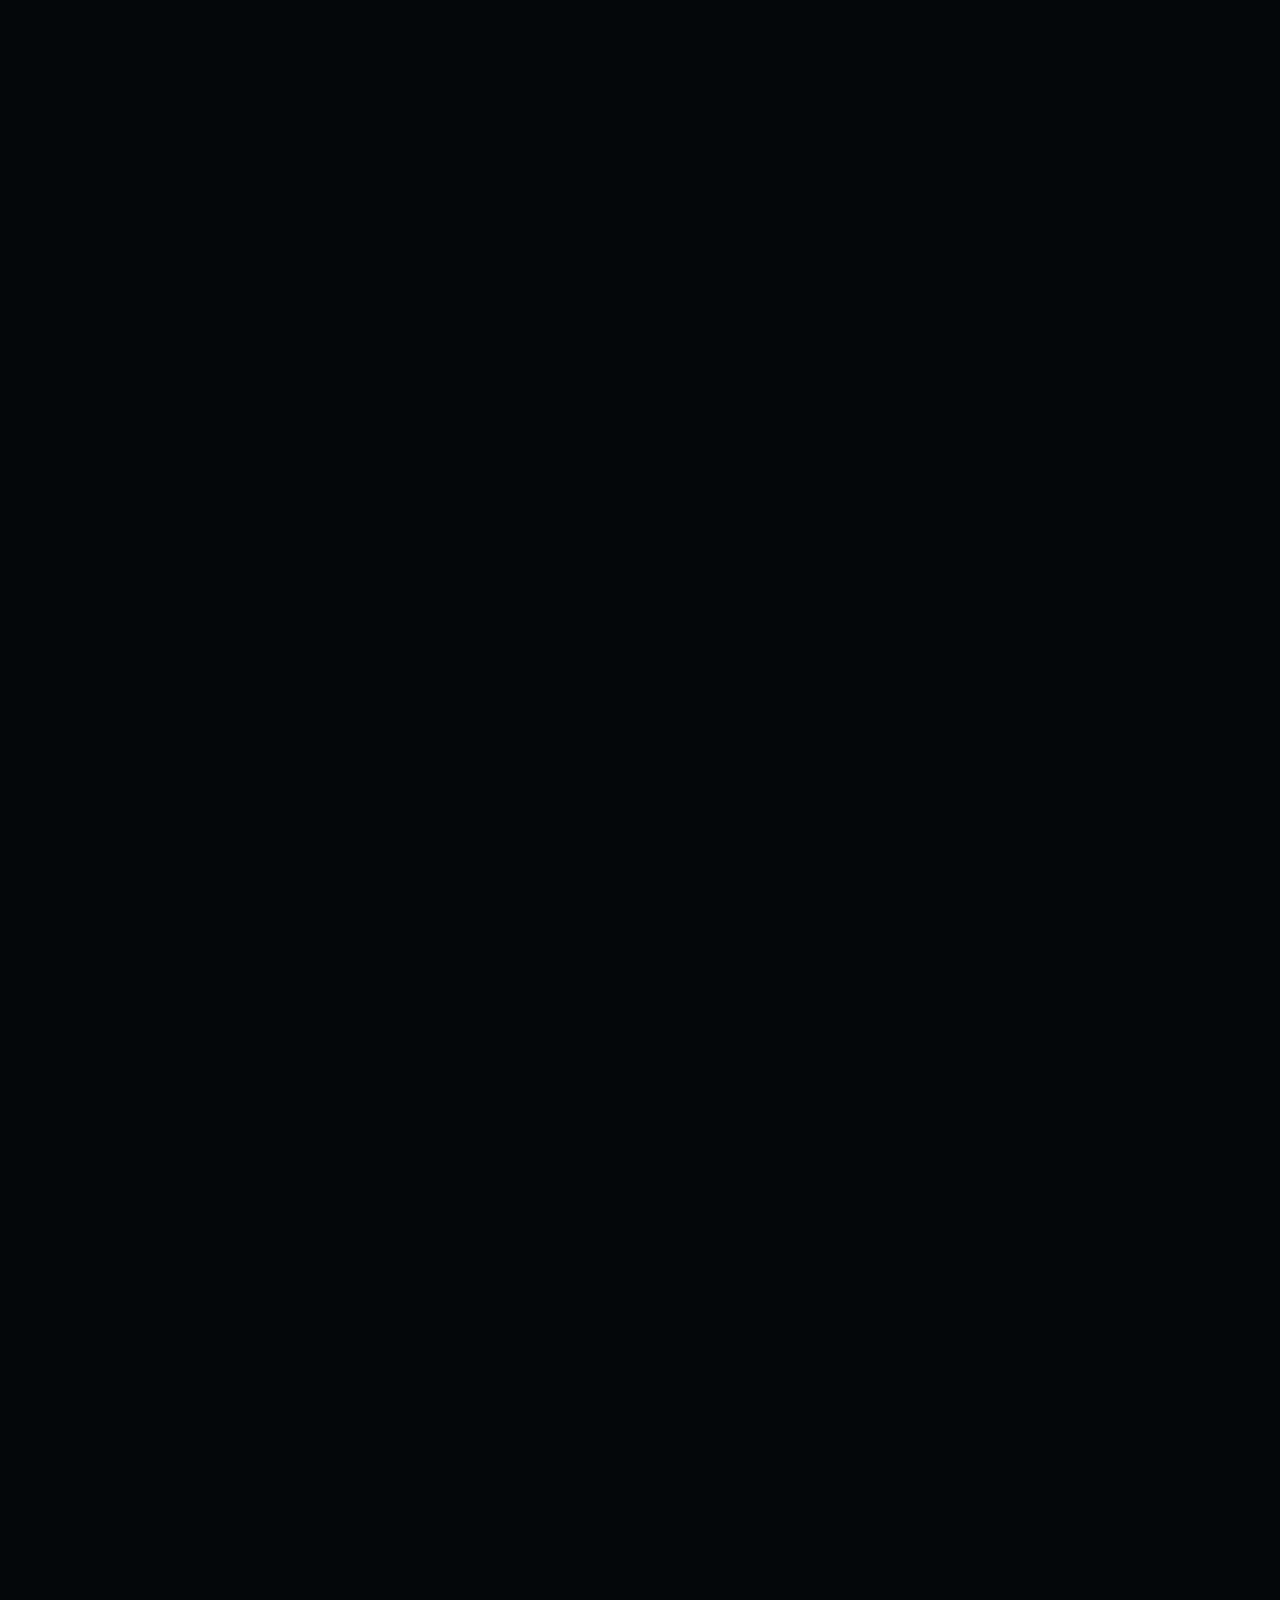
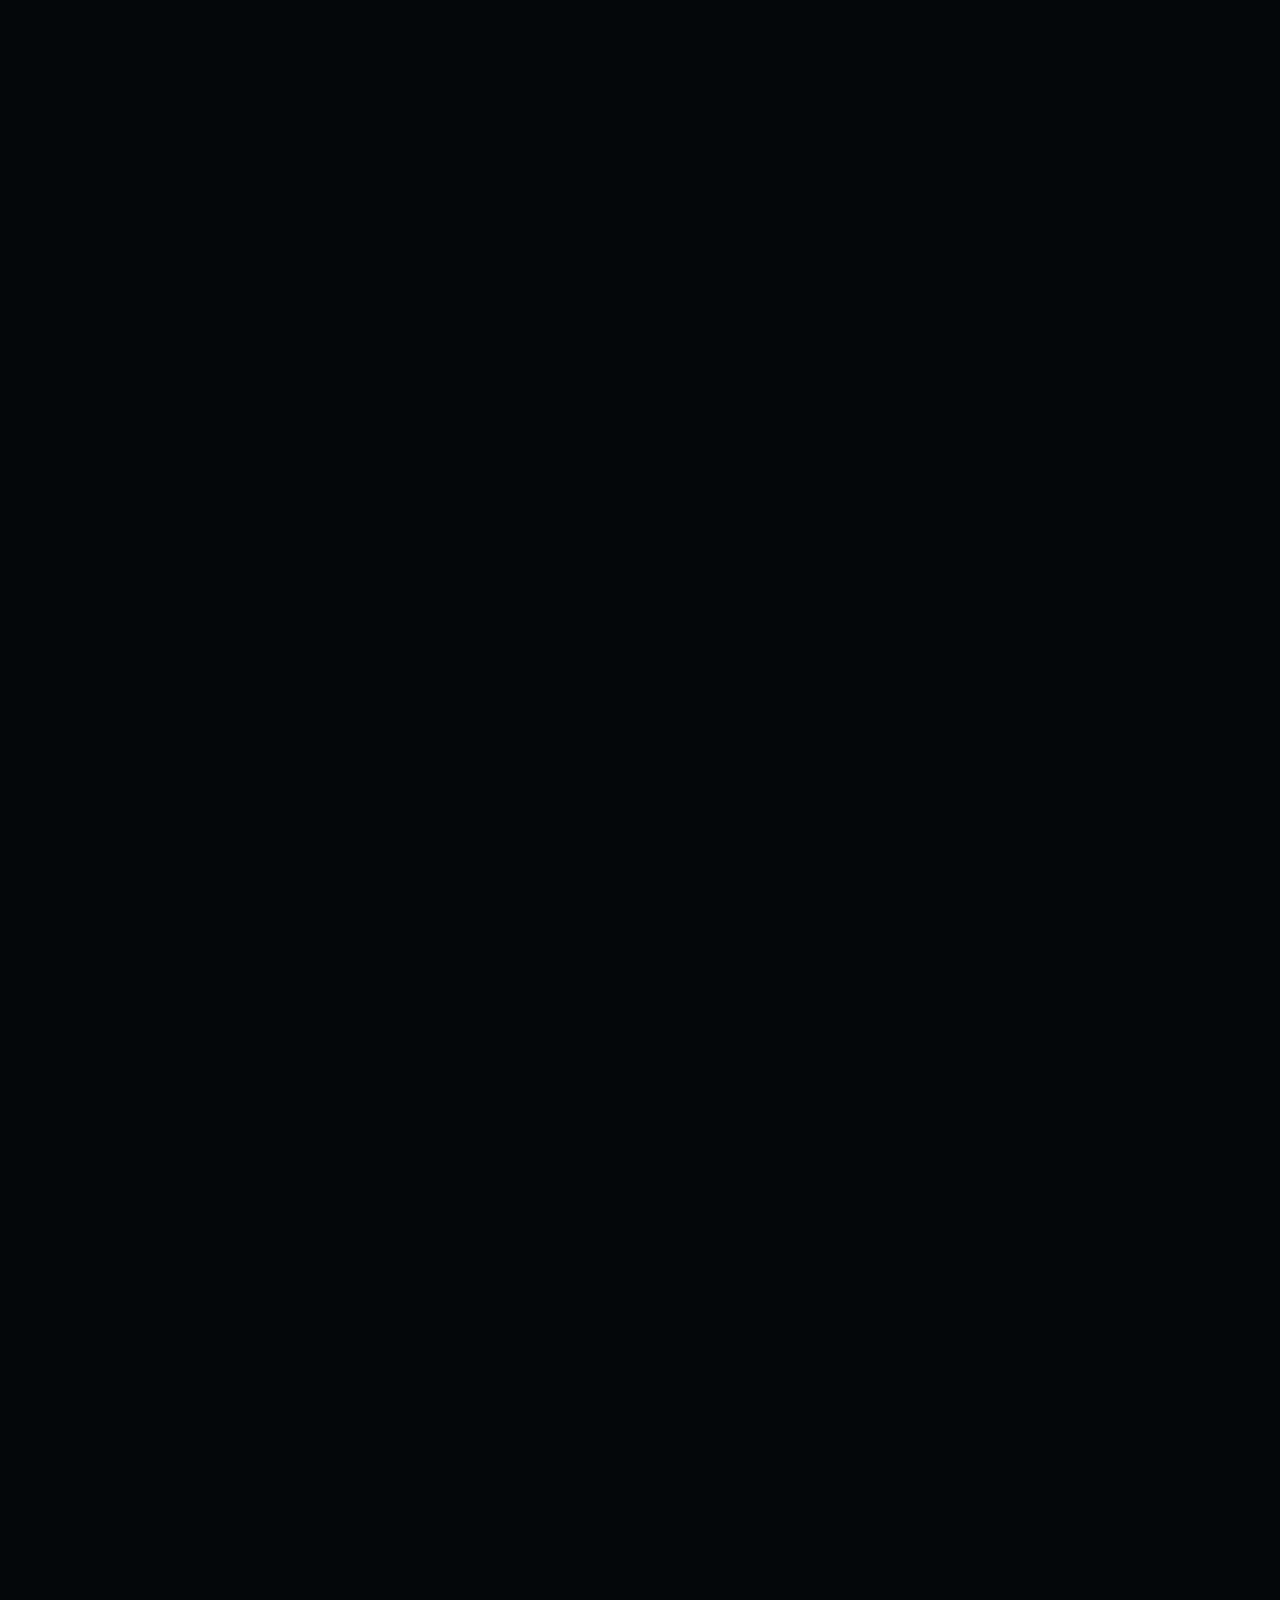
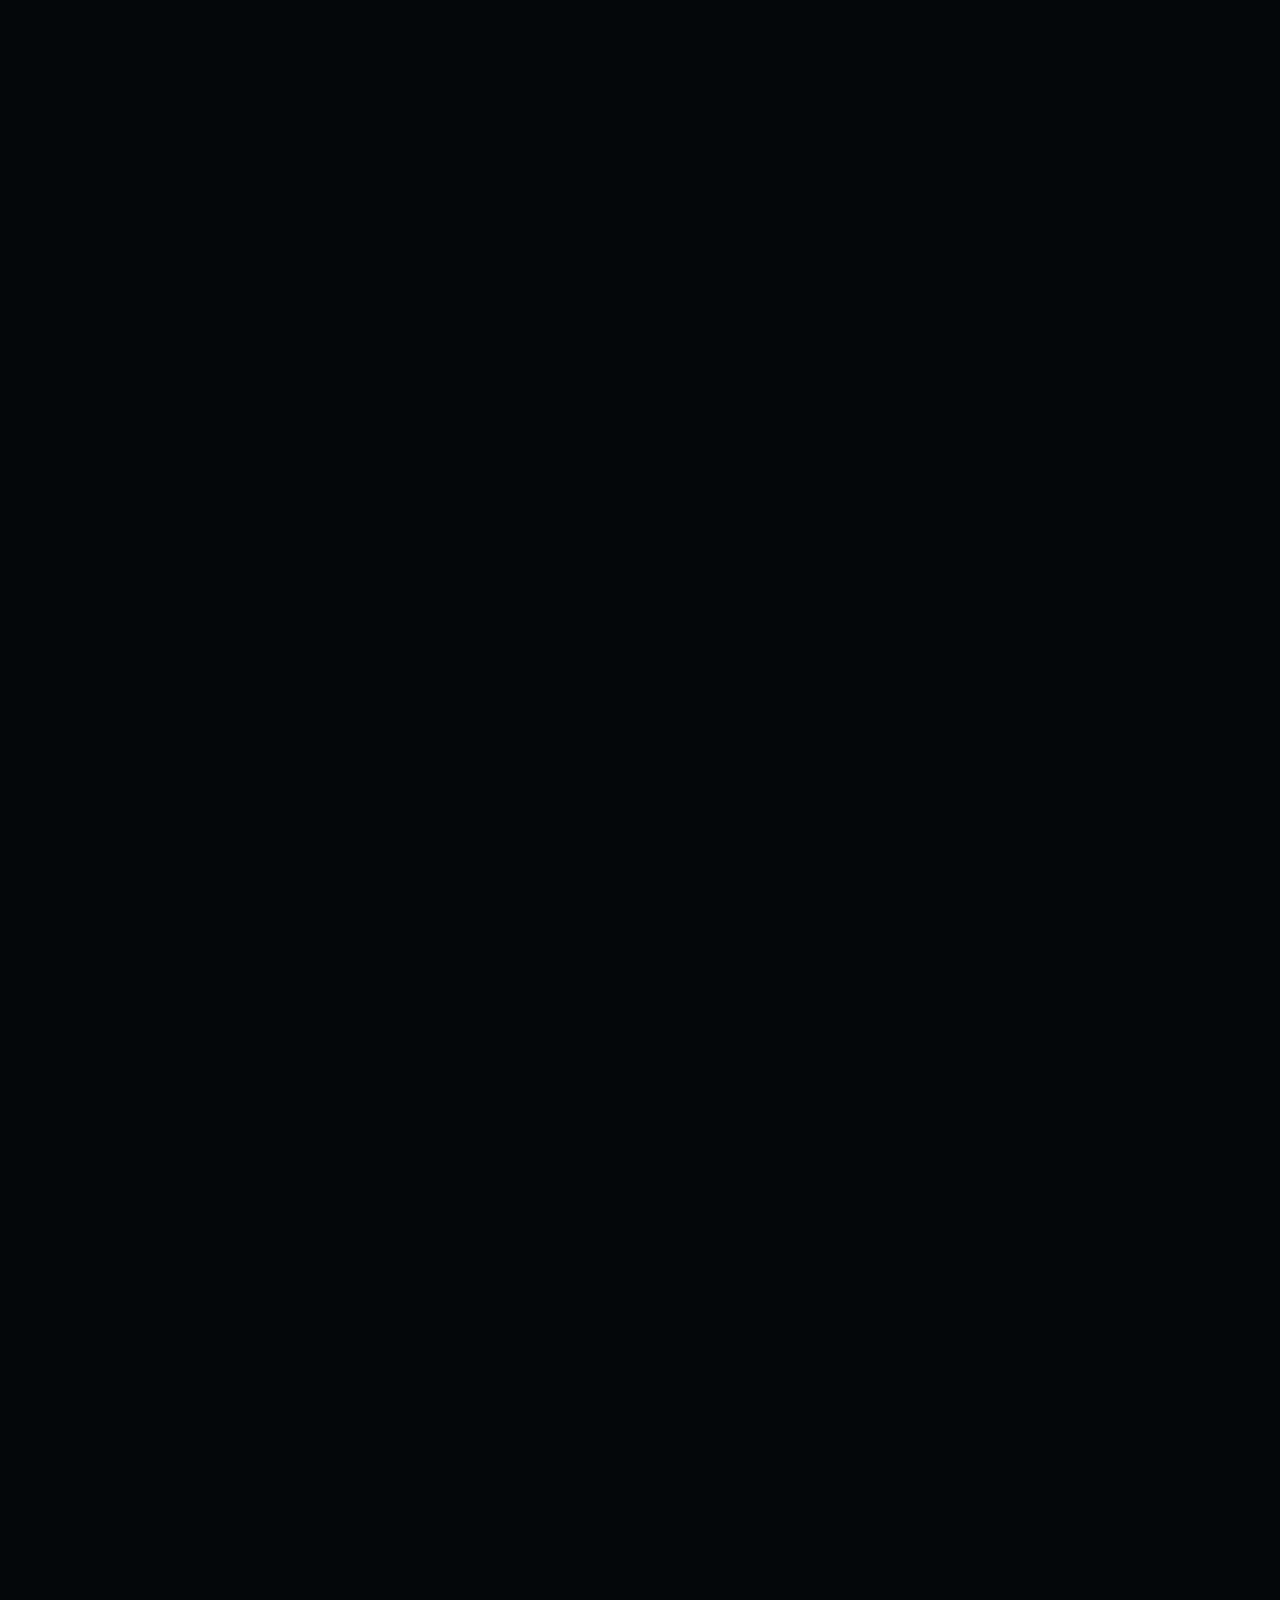
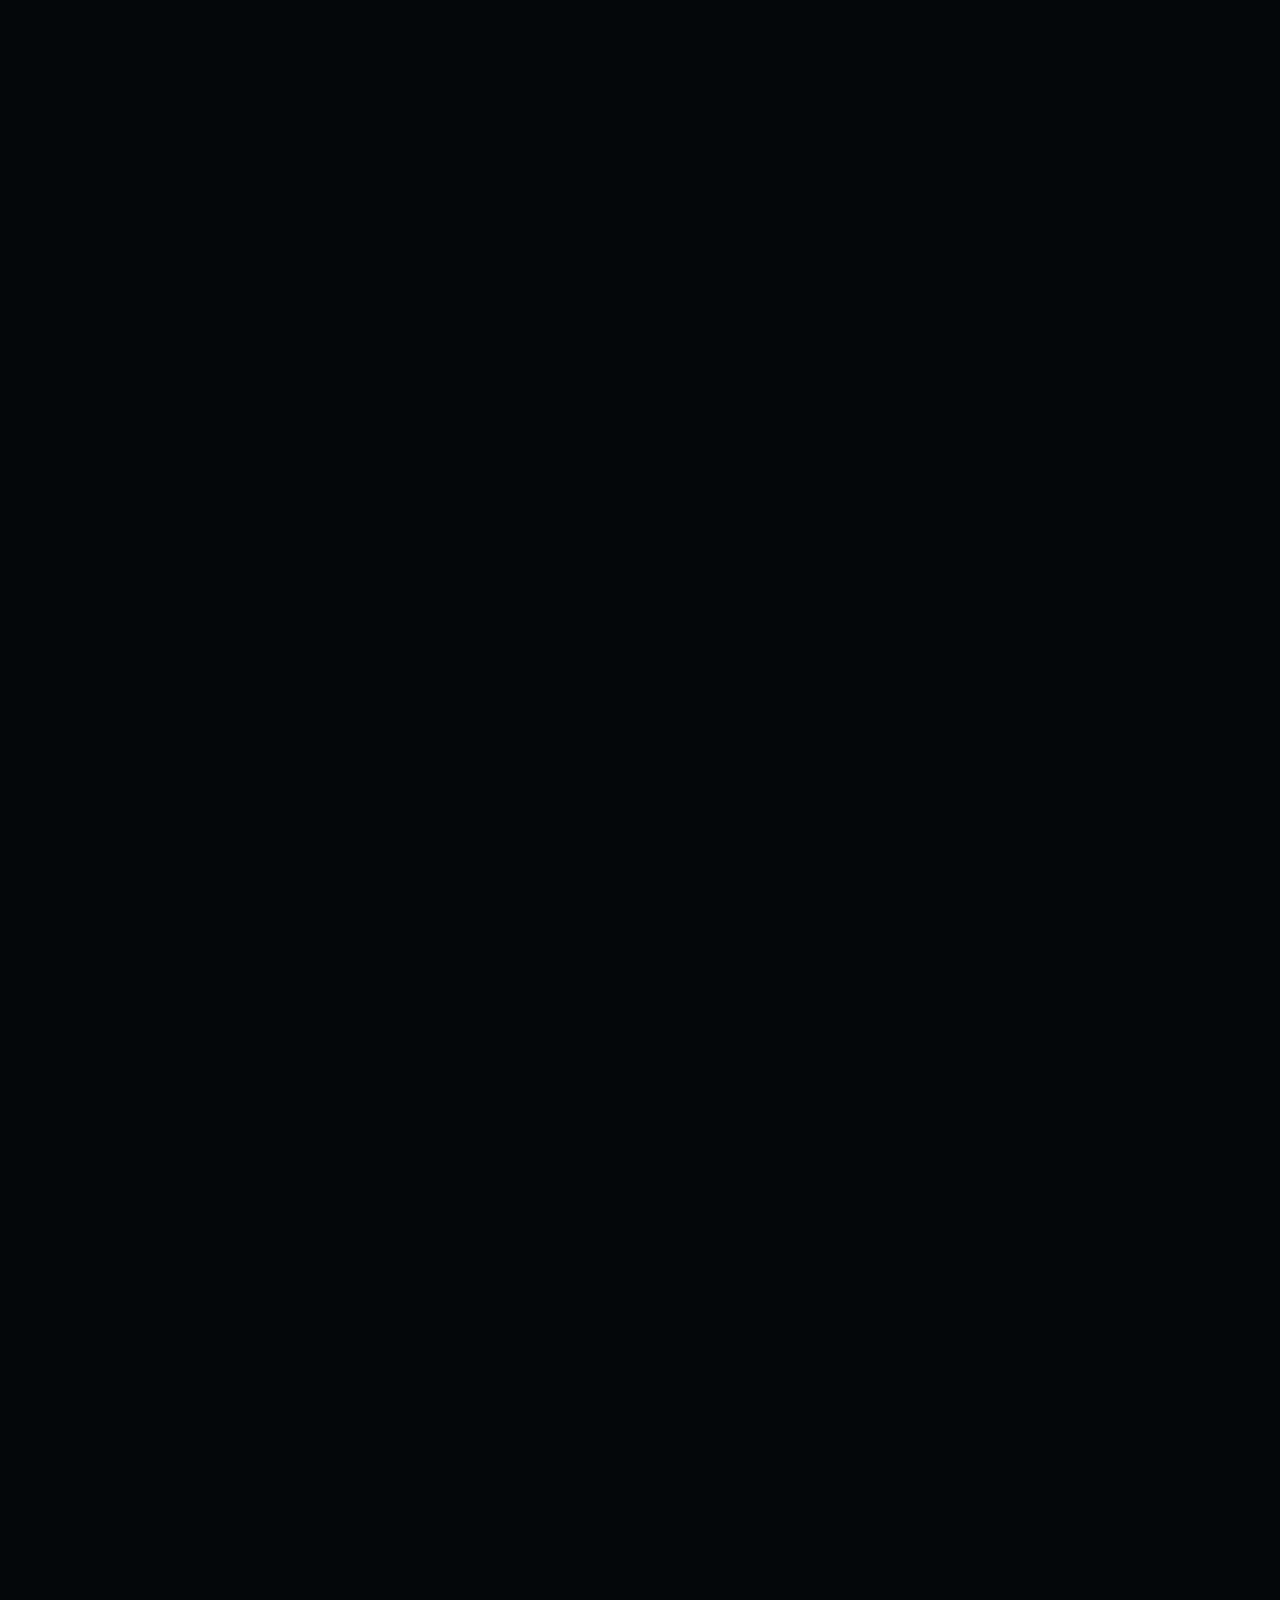
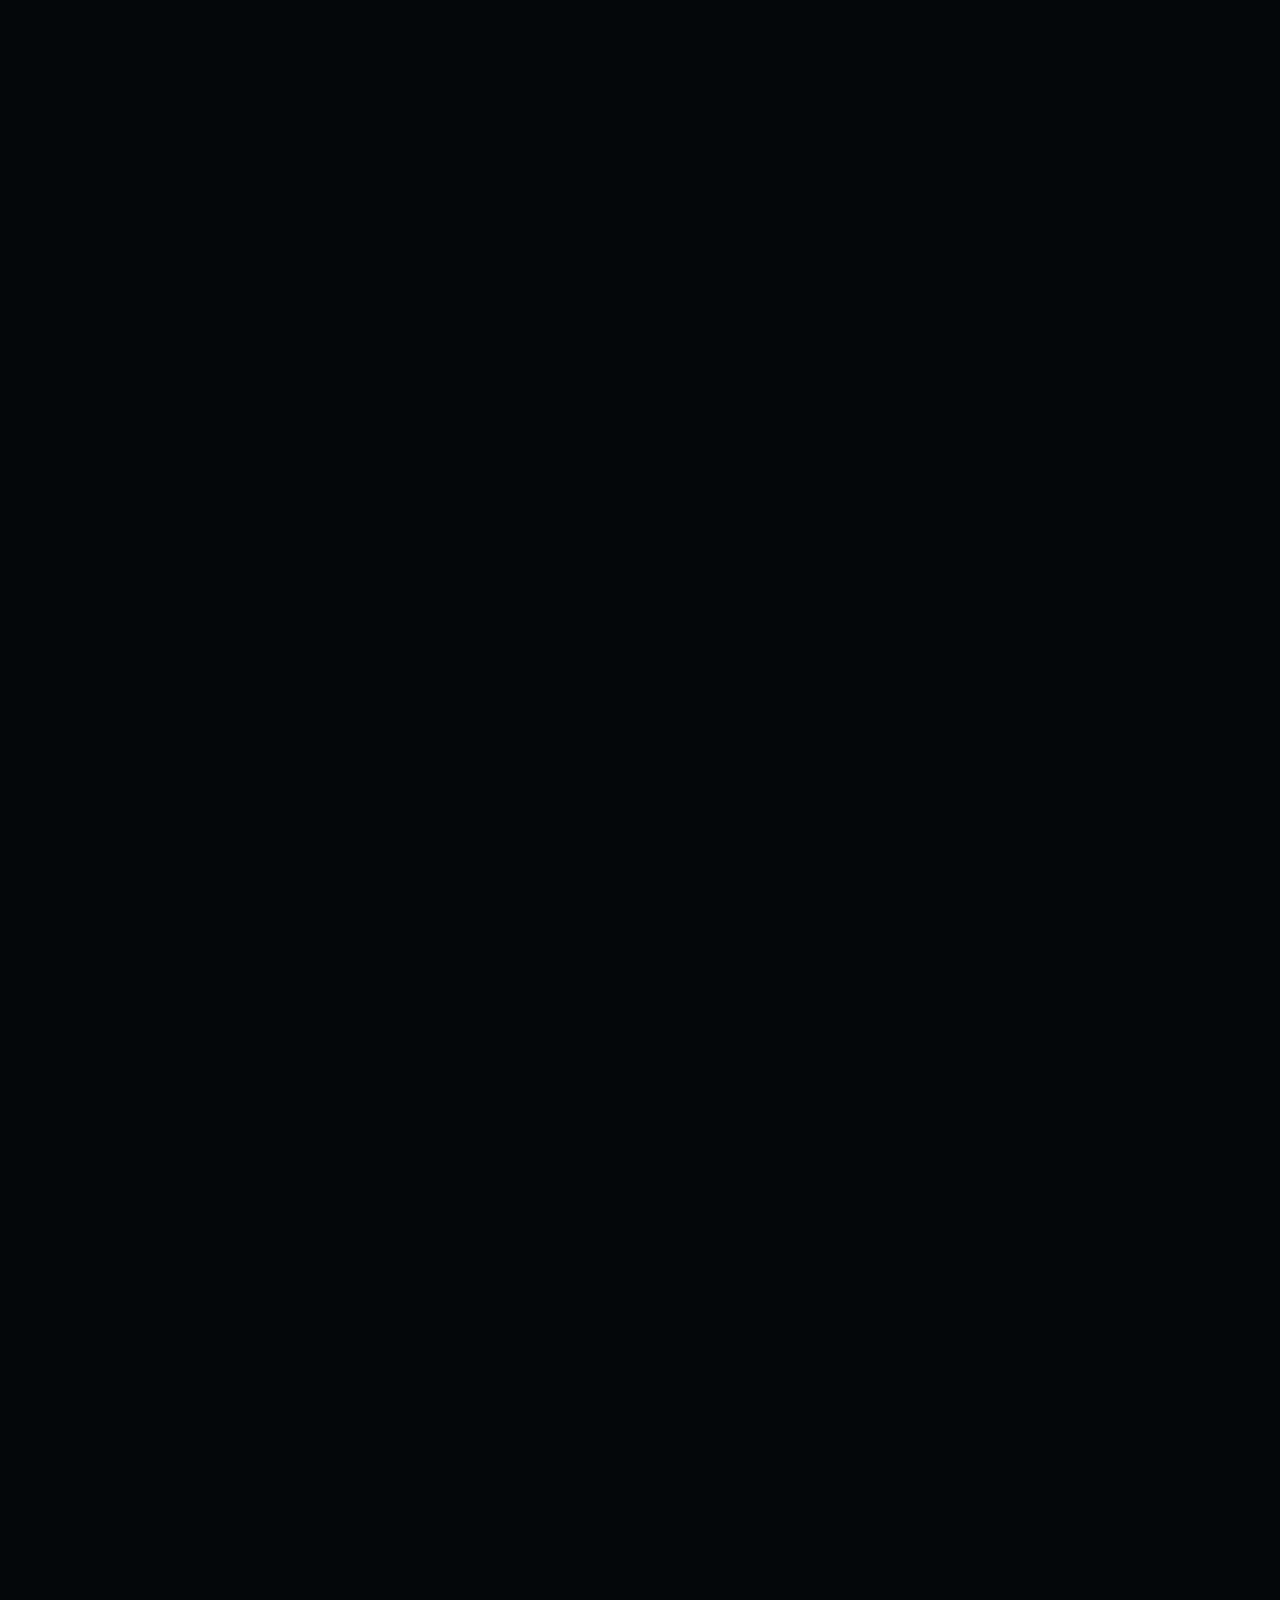
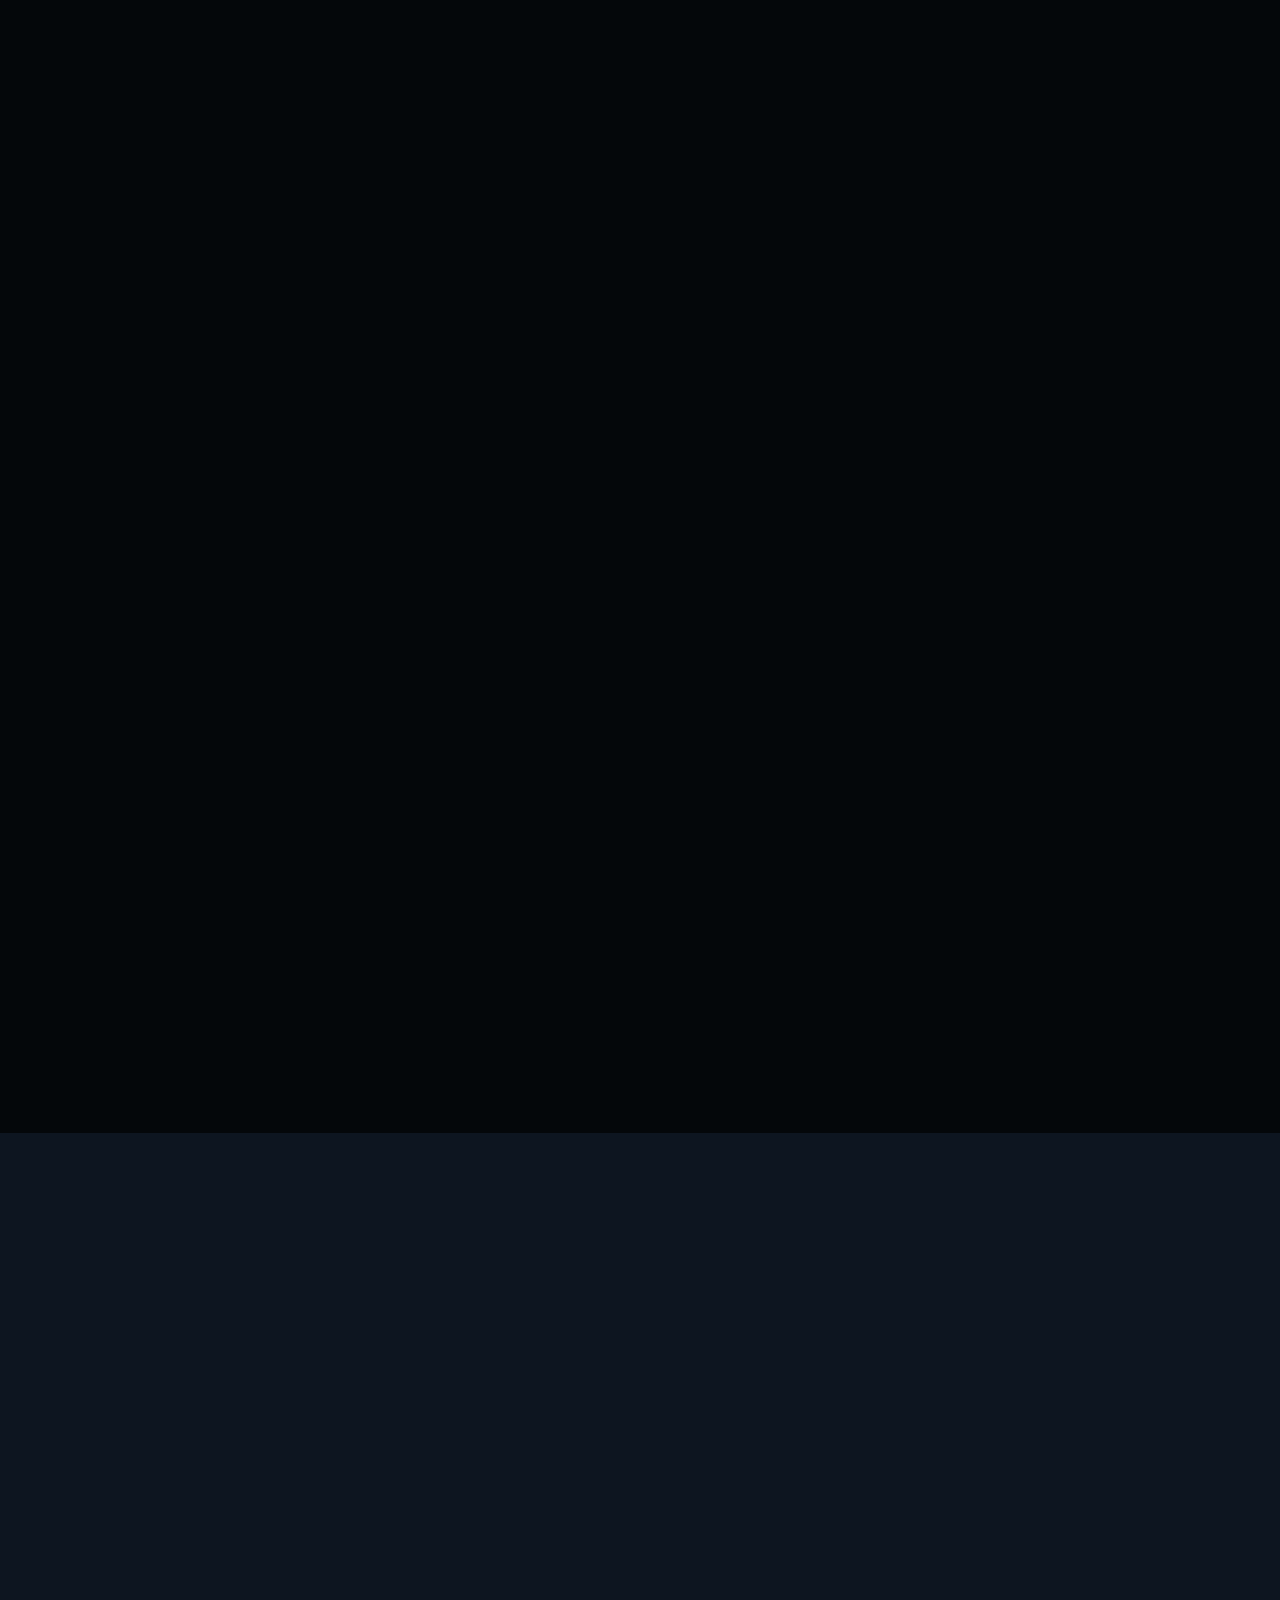
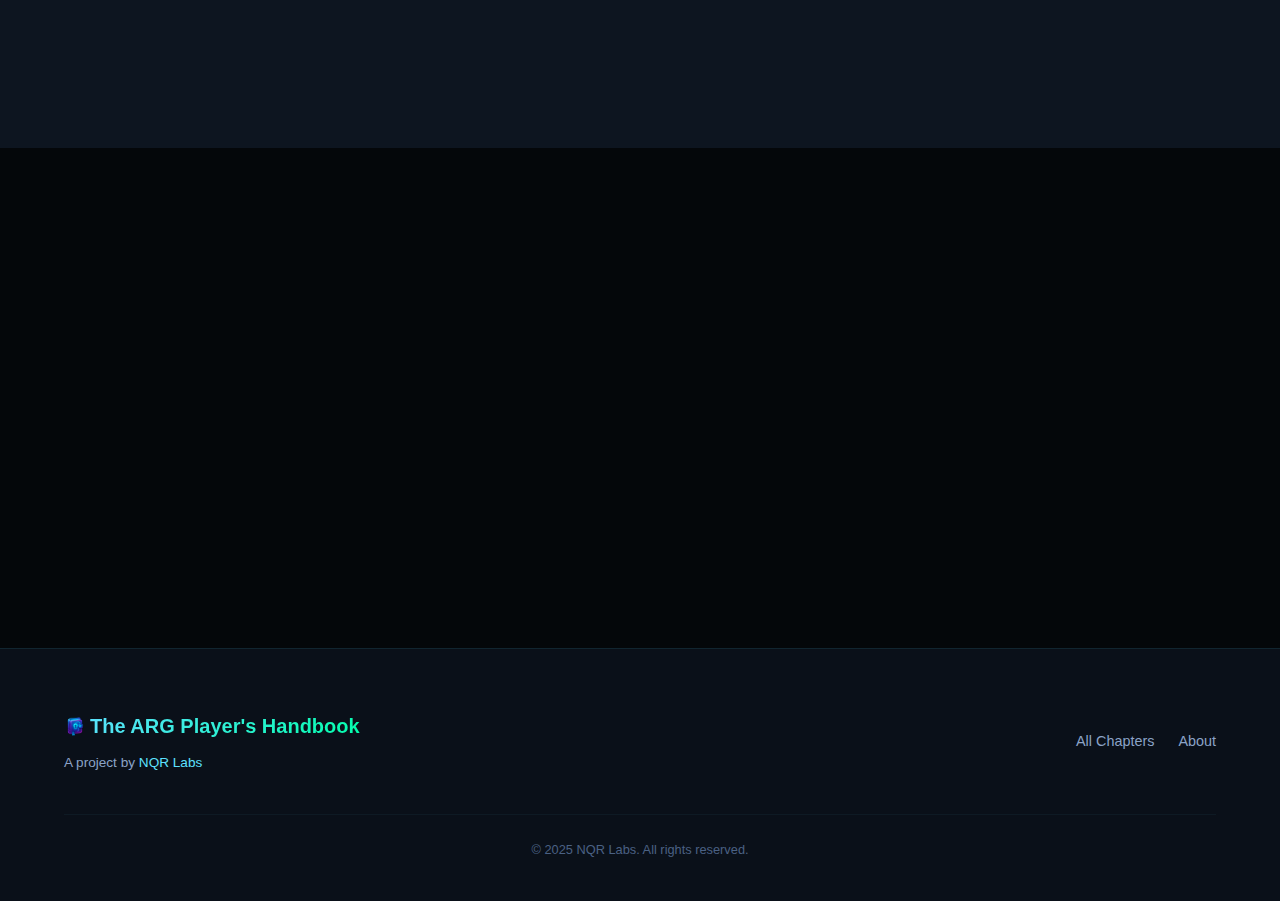
<file: PlayerHandbook/Glossary/index.html>
<!DOCTYPE html>
<html lang="en">
<head>
    <meta charset="UTF-8">
    <meta name="viewport" content="width=device-width, initial-scale=1.0">
    <title>ARG Glossary | The ARG Player's Handbook</title>
    <meta name="description" content="The essential vocabulary for ARG players. Learn the common tongue of rabbit holes with definitions for gameplay, puzzles, community, and storytelling terms.">

    <!-- Favicons -->
    <link rel="apple-touch-icon" sizes="180x180" href="/PlayerHandbook/assets/images/apple-touch-icon.png">
    <link rel="icon" type="image/png" sizes="32x32" href="/PlayerHandbook/assets/images/favicon-32x32.png">
    <link rel="icon" type="image/png" sizes="16x16" href="/PlayerHandbook/assets/images/favicon-16x16.png">

    <!-- Open Graph -->
    <meta property="og:title" content="ARG Glossary | The ARG Player's Handbook">
    <meta property="og:description" content="The essential vocabulary for ARG players. Learn the common tongue of rabbit holes.">
    <meta property="og:image" content="https://nqrlabs.com/PlayerHandbook/Glossary/assets/images/og-image.png">
    <meta property="og:url" content="https://nqrlabs.com/PlayerHandbook/Glossary/">
    <meta property="og:type" content="website">

    <!-- Twitter Card -->
    <meta name="twitter:card" content="summary_large_image">
    <meta name="twitter:title" content="ARG Glossary | The ARG Player's Handbook">
    <meta name="twitter:description" content="The essential vocabulary for ARG players. Learn the common tongue of rabbit holes.">
    <meta name="twitter:image" content="https://nqrlabs.com/PlayerHandbook/Glossary/assets/images/og-image.png">

    <!-- Canonical URL -->
    <link rel="canonical" href="https://nqrlabs.com/PlayerHandbook/Glossary/">

    <!-- Styles -->
    <link rel="stylesheet" href="assets/css/styles.css">
</head>
<body>
    <!-- NAVIGATION -->
    <nav class="recipe-nav">
        <div class="nav-container">
            <a href="/#player-handbook" target="_top" class="nav-logo" style="display:flex; align-items:center;">
                <img src="/assets/images/player-handbook_card.png"
                    alt="Player Handbook logo"
                    style="height:1.1em; width:auto; vertical-align:middle; margin-right:0.2em;"
                />
                <span class="logo-text">The ARG Player's Handbook</span>
            </a>
            <div class="nav-links">
                <a href="#featured">Featured</a>
                <a href="#terms">All Terms</a>
                <a href="#quick-ref">Quick Reference</a>
            </div>
            <button class="nav-toggle" aria-label="Toggle navigation">
                <span></span>
                <span></span>
                <span></span>
            </button>
        </div>
    </nav>

    <!-- HERO SECTION -->
    <section class="hero" id="hero">
        <div class="hero-background" data-parallax="0.3">
            <div class="hero-image" style="background-image: url('https://images.unsplash.com/photo-1457369804613-52c61a468e7d?w=1920&q=80');"></div>
            <div class="hero-overlay"></div>
        </div>
        <div class="hero-content">
            <div class="hero-badge animate-on-scroll" data-animation="fade-down">
                <span>Glossary</span>
            </div>
            <h1 class="hero-title animate-on-scroll" data-animation="fade-up">
                ARG Glossary
            </h1>
            <p class="hero-subtitle animate-on-scroll" data-animation="fade-up" data-delay="200">
                The common tongue of rabbit holes. Every term you need to navigate, solve, and discuss alternate reality games.
            </p>
            <div class="hero-meta animate-on-scroll" data-animation="fade-up" data-delay="400">
                <span class="meta-item">
                    <svg width="16" height="16" viewBox="0 0 24 24" fill="none" stroke="currentColor" stroke-width="2">
                        <path d="M4 19.5A2.5 2.5 0 0 1 6.5 17H20"></path>
                        <path d="M6.5 2H20v20H6.5A2.5 2.5 0 0 1 4 19.5v-15A2.5 2.5 0 0 1 6.5 2z"></path>
                    </svg>
                    75+ Terms
                </span>
                <span class="meta-item">
                    <svg width="16" height="16" viewBox="0 0 24 24" fill="none" stroke="currentColor" stroke-width="2">
                        <polygon points="12 2 15.09 8.26 22 9.27 17 14.14 18.18 21.02 12 17.77 5.82 21.02 7 14.14 2 9.27 8.91 8.26 12 2"></polygon>
                    </svg>
                    5 Categories
                </span>
            </div>
            <a href="#terms" class="scroll-indicator animate-on-scroll" data-animation="fade-up" data-delay="600">
                <span>Explore Terms</span>
                <svg width="24" height="24" viewBox="0 0 24 24" fill="none" stroke="currentColor" stroke-width="2">
                    <polyline points="6 9 12 15 18 9"></polyline>
                </svg>
            </a>
        </div>
    </section>

    <!-- GLOSSARY STATS -->
    <section class="section section-dark">
        <div class="container">
            <div class="glossary-stats animate-on-scroll" data-animation="fade-up">
                <div class="glossary-stat">
                    <div class="glossary-stat-number">75+</div>
                    <div class="glossary-stat-label">Total Terms</div>
                </div>
                <div class="glossary-stat">
                    <div class="glossary-stat-number">5</div>
                    <div class="glossary-stat-label">Categories</div>
                </div>
                <div class="glossary-stat">
                    <div class="glossary-stat-number">20</div>
                    <div class="glossary-stat-label">Letters</div>
                </div>
                <div class="glossary-stat">
                    <div class="glossary-stat-number">100%</div>
                    <div class="glossary-stat-label">Essential</div>
                </div>
            </div>
        </div>
    </section>

    <!-- FEATURED TERMS -->
    <section class="section" id="featured">
        <div class="container">
            <div class="section-header animate-on-scroll" data-animation="fade-up">
                <span class="section-label">Essential</span>
                <h2 class="section-title">Featured Terms</h2>
                <p class="section-subtitle">The foundational concepts every ARG player should know</p>
            </div>

            <!-- ARG Definition -->
            <div class="term-featured animate-on-scroll" data-animation="fade-up">
                <h3 class="term-name">ARG (Alternate Reality Game)</h3>
                <p class="term-definition">
                    A story that behaves like it's happening in the real world. You follow clues across websites, emails, videos, phone calls, maybe even real locations. You solve things together. The world reacts. The line between fiction and reality gets blurry on purpose.
                </p>
                <div class="term-related">
                    <div class="term-related-label">Related Terms</div>
                    <div class="term-related-links">
                        <a href="#term-tinag">TINAG</a>
                        <a href="#term-transmedia">Transmedia</a>
                        <a href="#term-rabbit-hole">Rabbit Hole</a>
                    </div>
                </div>
            </div>

            <!-- Rabbit Hole -->
            <div class="term-expanded animate-on-scroll" data-animation="fade-up">
                <div class="term-expanded-icon">
                    <svg width="40" height="40" viewBox="0 0 24 24" fill="none" stroke="currentColor" stroke-width="2">
                        <circle cx="11" cy="11" r="8"></circle>
                        <line x1="21" y1="21" x2="16.65" y2="16.65"></line>
                    </svg>
                </div>
                <div class="term-expanded-content">
                    <h3 class="term-name" id="term-rabbit-hole">Rabbit Hole</h3>
                    <p class="term-definition">
                        The first odd thing that pulls you into the game: a strange site, a mysterious message, a QR code, a weird account. Where the adventure begins. The term comes from Alice in Wonderland, and in ARG culture it perfectly captures that moment of tumbling into something deeper than expected.
                    </p>
                    <div class="term-tips">
                        <h4>Player Tips</h4>
                        <ul>
                            <li>Screenshot everything when you first find a rabbit hole</li>
                            <li>Check page source, metadata, and hidden elements</li>
                            <li>Search for the exact phrases you find to see if others have noticed</li>
                        </ul>
                    </div>
                </div>
            </div>

            <!-- Puppetmaster -->
            <div class="term-expanded animate-on-scroll" data-animation="fade-up">
                <div class="term-expanded-icon">
                    <svg width="40" height="40" viewBox="0 0 24 24" fill="none" stroke="currentColor" stroke-width="2">
                        <path d="M17 21v-2a4 4 0 0 0-4-4H5a4 4 0 0 0-4 4v2"></path>
                        <circle cx="9" cy="7" r="4"></circle>
                        <path d="M23 21v-2a4 4 0 0 0-3-3.87"></path>
                        <path d="M16 3.13a4 4 0 0 1 0 7.75"></path>
                    </svg>
                </div>
                <div class="term-expanded-content">
                    <h3 class="term-name">Puppetmaster (PM)</h3>
                    <p class="term-definition">
                        The people running the ARG. Part writers, part engineers, part stage crew, part improv actors. They build the world, play the characters, and react to player actions. The term emerged in the early 2000s ARG community and stuck because it captures the invisible hand guiding the experience.
                    </p>
                    <div class="term-tips">
                        <h4>Player Tips</h4>
                        <ul>
                            <li>Respect the curtain; don't try to unmask PMs during active games</li>
                            <li>Trust that they've seen your solutions (they usually have)</li>
                            <li>Report bugs or safety concerns through proper channels</li>
                        </ul>
                    </div>
                </div>
            </div>
        </div>
    </section>

    <!-- SEARCH AND FILTERS -->
    <section class="section section-angled" id="terms">
        <div class="angled-top"></div>
        <div class="section-content">
            <div class="container">
                <div class="section-header animate-on-scroll" data-animation="fade-up">
                    <span class="section-label">Reference</span>
                    <h2 class="section-title">All Terms</h2>
                </div>

                <!-- Search Box -->
                <div class="glossary-search animate-on-scroll" data-animation="fade-up">
                    <svg class="glossary-search-icon" width="20" height="20" viewBox="0 0 24 24" fill="none" stroke="currentColor" stroke-width="2">
                        <circle cx="11" cy="11" r="8"></circle>
                        <line x1="21" y1="21" x2="16.65" y2="16.65"></line>
                    </svg>
                    <input type="text" id="glossary-search-input" placeholder="Search for a term...">
                    <div class="glossary-results-count" id="results-count"></div>
                </div>

                <!-- Category Filters -->
                <div class="category-filters animate-on-scroll" data-animation="fade-up">
                    <button class="category-pill active" data-category="all">All</button>
                    <button class="category-pill" data-category="gameplay">Gameplay</button>
                    <button class="category-pill" data-category="puzzles">Puzzles</button>
                    <button class="category-pill" data-category="community">Community</button>
                    <button class="category-pill" data-category="story">Story</button>
                    <button class="category-pill" data-category="safety">Safety</button>
                </div>
            </div>
        </div>
        <div class="angled-bottom"></div>
    </section>

    <!-- ALPHABET NAVIGATION -->
    <nav class="alphabet-nav" id="alphabet-nav">
        <div class="alphabet-links">
            <a href="#letter-a">A</a>
            <a href="#letter-b">B</a>
            <a href="#letter-c">C</a>
            <a href="#letter-d">D</a>
            <a href="#letter-e">E</a>
            <a href="#letter-f">F</a>
            <a href="#letter-g">G</a>
            <a href="#letter-h">H</a>
            <a href="#letter-i">I</a>
            <a href="#letter-j" class="disabled">J</a>
            <a href="#letter-k">K</a>
            <a href="#letter-l">L</a>
            <a href="#letter-m">M</a>
            <a href="#letter-n">N</a>
            <a href="#letter-o">O</a>
            <a href="#letter-p">P</a>
            <a href="#letter-q" class="disabled">Q</a>
            <a href="#letter-r">R</a>
            <a href="#letter-s">S</a>
            <a href="#letter-t">T</a>
            <a href="#letter-u">U</a>
            <a href="#letter-v">V</a>
            <a href="#letter-w">W</a>
            <a href="#letter-x" class="disabled">X</a>
            <a href="#letter-y" class="disabled">Y</a>
            <a href="#letter-z" class="disabled">Z</a>
        </div>
    </nav>

    <!-- TERMS BY LETTER -->
    <section class="section" id="glossary-content">
        <div class="container">

            <!-- Letter A -->
            <div class="letter-section" id="letter-a">
                <div class="letter-header animate-on-scroll" data-animation="fade-up">
                    <span class="letter-char">A</span>
                    <span class="letter-count">4 terms</span>
                </div>
                <div class="terms-grid">
                    <div class="term-card animate-on-scroll" data-animation="fade-up" data-category="story">
                        <h3 class="term-name">
                            Act
                            <span class="term-category">Story</span>
                        </h3>
                        <p class="term-definition">A chunk of story. When an ARG shifts tone or stakes, you've probably entered a new act. Players often sense the transition before it's announced.</p>
                    </div>

                    <div class="term-card animate-on-scroll" data-animation="fade-up" data-delay="100" data-category="gameplay">
                        <h3 class="term-name">
                            ARG (Alternate Reality Game)
                            <span class="term-category">Gameplay</span>
                        </h3>
                        <p class="term-definition">A story told as if it's really happening. Clues scatter across platforms, players investigate together, and the narrative responds. Reality is the interface.</p>
                    </div>

                    <div class="term-card animate-on-scroll" data-animation="fade-up" data-delay="200" data-category="puzzles">
                        <h3 class="term-name">
                            Asset
                            <span class="term-category">Puzzles</span>
                        </h3>
                        <p class="term-definition">Any piece of in-game content: documents, posts, audio, videos, photos, props. Players collect and analyze these constantly. Everything could be a clue.</p>
                    </div>

                    <div class="term-card animate-on-scroll" data-animation="fade-up" data-delay="300" data-category="gameplay">
                        <h3 class="term-name">
                            ARGN
                            <span class="term-category">Gameplay</span>
                        </h3>
                        <p class="term-definition">ARG Netcast/Network. A now-defunct but influential news site and podcast that covered ARGs during the genre's golden age (2004-2010s). Many foundational discussions happened there.</p>
                    </div>
                </div>
            </div>

            <!-- Letter B -->
            <div class="letter-section" id="letter-b">
                <div class="letter-header animate-on-scroll" data-animation="fade-up">
                    <span class="letter-char">B</span>
                    <span class="letter-count">4 terms</span>
                </div>
                <div class="terms-grid">
                    <div class="term-card animate-on-scroll" data-animation="fade-up" data-category="community">
                        <h3 class="term-name">
                            Backchannel
                            <span class="term-category">Community</span>
                        </h3>
                        <p class="term-definition">A quiet, behind-the-scenes communication line between puppetmasters and trusted players or community leads. Used responsibly, it stabilizes the game. Used recklessly, it breaks trust.</p>
                    </div>

                    <div class="term-card animate-on-scroll" data-animation="fade-up" data-delay="100" data-category="safety">
                        <h3 class="term-name">
                            Bleed
                            <span class="term-category">Safety</span>
                        </h3>
                        <p class="term-definition">When emotions from the game spill into real life, or real-life feelings spill into the game. Players should recognize it so they can catch it early. Borrowed from live-action roleplay (LARP) communities.</p>
                    </div>

                    <div class="term-card animate-on-scroll" data-animation="fade-up" data-delay="200" data-category="puzzles">
                        <h3 class="term-name">
                            Breadcrumbs
                            <span class="term-category">Puzzles</span>
                        </h3>
                        <p class="term-definition">Small details that nudge you toward a clue or puzzle. Patterns, repeated numbers, odd phrases. Nothing by accident. Follow the trail.</p>
                    </div>

                    <div class="term-card animate-on-scroll" data-animation="fade-up" data-delay="300" data-category="puzzles">
                        <h3 class="term-name">
                            Brute Forcing
                            <span class="term-category">Puzzles</span>
                        </h3>
                        <p class="term-definition">Trying every possible password or URL until something opens. Usually discouraged. Good puzzles reward insight, not spreadsheets of guesses. Most communities have rules against it.</p>
                    </div>
                </div>
            </div>

            <!-- Letter C -->
            <div class="letter-section" id="letter-c">
                <div class="letter-header animate-on-scroll" data-animation="fade-up">
                    <span class="letter-char">C</span>
                    <span class="letter-count">5 terms</span>
                </div>
                <div class="terms-grid">
                    <div class="term-card animate-on-scroll" data-animation="fade-up" data-category="story">
                        <h3 class="term-name">
                            Canon
                            <span class="term-category">Story</span>
                        </h3>
                        <p class="term-definition">The "official truth" of the story world. When players debate contradictions, they're arguing canon. Some ARGs deliberately leave canon fuzzy.</p>
                    </div>

                    <div class="term-card animate-on-scroll" data-animation="fade-up" data-delay="100" data-category="puzzles">
                        <h3 class="term-name">
                            Cipher
                            <span class="term-category">Puzzles</span>
                        </h3>
                        <p class="term-definition">Encoded text you have to decode. Common in ARGs, but not always obvious. Context usually hints at which method to try. Caesar, Vigenere, and substitution ciphers are frequent visitors.</p>
                    </div>

                    <div class="term-card animate-on-scroll" data-animation="fade-up" data-delay="200" data-category="puzzles">
                        <h3 class="term-name">
                            Clue
                            <span class="term-category">Puzzles</span>
                        </h3>
                        <p class="term-definition">Anything that points somewhere. Could be a phrase, a glitch, a time, a symbol, or a weird comment from an NPC. Trust your pattern radar.</p>
                    </div>

                    <div class="term-card animate-on-scroll" data-animation="fade-up" data-delay="300" data-category="gameplay">
                        <h3 class="term-name">
                            Curtain
                            <span class="term-category">Gameplay</span>
                        </h3>
                        <p class="term-definition">The barrier between the story and the people running it. When puppetmasters "step out from behind the curtain," they're talking openly as themselves, breaking the fiction.</p>
                    </div>

                    <div class="term-card animate-on-scroll" data-animation="fade-up" data-delay="400" data-category="community">
                        <h3 class="term-name">
                            Cloudmaker
                            <span class="term-category">Community</span>
                        </h3>
                        <p class="term-definition">A player community that formed around "The Beast" (2001), one of the first major ARGs. The name became shorthand for dedicated ARG players and collaborative problem-solving culture.</p>
                    </div>
                </div>
            </div>

            <!-- Letter D -->
            <div class="letter-section" id="letter-d">
                <div class="letter-header animate-on-scroll" data-animation="fade-up">
                    <span class="letter-char">D</span>
                    <span class="letter-count">3 terms</span>
                </div>
                <div class="terms-grid">
                    <div class="term-card animate-on-scroll" data-animation="fade-up" data-category="gameplay">
                        <h3 class="term-name">
                            Dead Drop
                            <span class="term-category">Gameplay</span>
                        </h3>
                        <p class="term-definition">A real-world location where something is hidden for players to retrieve. Always treat these with respect: safety first, no trespassing, no suspicious behavior around strangers.</p>
                    </div>

                    <div class="term-card animate-on-scroll" data-animation="fade-up" data-delay="100" data-category="story">
                        <h3 class="term-name">
                            Diegetic
                            <span class="term-category">Story</span>
                        </h3>
                        <p class="term-definition">Anything that exists inside the fictional universe. A character's blog? Diegetic. A moderator announcing a schedule? Not diegetic. From film theory.</p>
                    </div>

                    <div class="term-card animate-on-scroll" data-animation="fade-up" data-delay="200" data-category="gameplay">
                        <h3 class="term-name">
                            Drop / Packet
                            <span class="term-category">Gameplay</span>
                        </h3>
                        <p class="term-definition">A batch of new in-game materials released at once. A big night in most communities. Everyone descends on the new content together.</p>
                    </div>
                </div>
            </div>

            <!-- Letter E -->
            <div class="letter-section" id="letter-e">
                <div class="letter-header animate-on-scroll" data-animation="fade-up">
                    <span class="letter-char">E</span>
                    <span class="letter-count">2 terms</span>
                </div>
                <div class="terms-grid">
                    <div class="term-card animate-on-scroll" data-animation="fade-up" data-category="puzzles">
                        <h3 class="term-name">
                            Easter Egg
                            <span class="term-category">Puzzles</span>
                        </h3>
                        <p class="term-definition">Bonus content. Fun secrets. Not required for progression, but rewarding to find. Sometimes nods to other media or inside jokes.</p>
                    </div>

                    <div class="term-card animate-on-scroll" data-animation="fade-up" data-delay="100" data-category="gameplay">
                        <h3 class="term-name">
                            Envelope Puzzle / Mailer
                            <span class="term-category">Gameplay</span>
                        </h3>
                        <p class="term-definition">A physical letter or package from inside the story. These feel personal. Handle with care, and never share private addresses unless you fully trust the process.</p>
                    </div>
                </div>
            </div>

            <!-- Letter F -->
            <div class="letter-section" id="letter-f">
                <div class="letter-header animate-on-scroll" data-animation="fade-up">
                    <span class="letter-char">F</span>
                    <span class="letter-count">2 terms</span>
                </div>
                <div class="terms-grid">
                    <div class="term-card animate-on-scroll" data-animation="fade-up" data-category="story">
                        <h3 class="term-name">
                            Fourth Wall
                            <span class="term-category">Story</span>
                        </h3>
                        <p class="term-definition">The invisible line between "this is a story" and "this is happening." ARGs blur it on purpose, but players should keep their grounding. Safety over immersion, always.</p>
                    </div>

                    <div class="term-card animate-on-scroll" data-animation="fade-up" data-delay="100" data-category="story">
                        <h3 class="term-name">
                            Found Footage
                            <span class="term-category">Story</span>
                        </h3>
                        <p class="term-definition">Media that looks like it was "discovered" rather than produced. Often mysterious, sometimes disturbing. Analyze the metadata, framing, and context carefully.</p>
                    </div>
                </div>
            </div>

            <!-- Letter G -->
            <div class="letter-section" id="letter-g">
                <div class="letter-header animate-on-scroll" data-animation="fade-up">
                    <span class="letter-char">G</span>
                    <span class="letter-count">3 terms</span>
                </div>
                <div class="terms-grid">
                    <div class="term-card animate-on-scroll" data-animation="fade-up" data-category="safety">
                        <h3 class="term-name">
                            Gamejack
                            <span class="term-category">Safety</span>
                        </h3>
                        <p class="term-definition">When someone's actions break or derail the game: harassing real people, vandalizing property, exploiting mistakes. Never acceptable. Report and distance yourself.</p>
                    </div>

                    <div class="term-card animate-on-scroll" data-animation="fade-up" data-delay="100" data-category="puzzles">
                        <h3 class="term-name">
                            Gate / Gated Content
                            <span class="term-category">Puzzles</span>
                        </h3>
                        <p class="term-definition">Something locked behind a solved puzzle or milestone. Opens once the community progresses. Creates natural pacing and shared achievement moments.</p>
                    </div>

                    <div class="term-card animate-on-scroll" data-animation="fade-up" data-delay="200" data-category="gameplay">
                        <h3 class="term-name">
                            Geocache-style Puzzle
                            <span class="term-category">Gameplay</span>
                        </h3>
                        <p class="term-definition">A clue tied to a specific real-world spot. Bring a buddy. Bring common sense. Tell someone where you're going. Inspired by the geocaching hobby.</p>
                    </div>
                </div>
            </div>

            <!-- Letter H -->
            <div class="letter-section" id="letter-h">
                <div class="letter-header animate-on-scroll" data-animation="fade-up">
                    <span class="letter-char">H</span>
                    <span class="letter-count">3 terms</span>
                </div>
                <div class="terms-grid">
                    <div class="term-card animate-on-scroll" data-animation="fade-up" data-category="community">
                        <h3 class="term-name">
                            Hint System
                            <span class="term-category">Community</span>
                        </h3>
                        <p class="term-definition">The official way to ask for help. Some ARGs have scheduled hints, others have a "request a nudge" channel. Use it. It keeps the community moving and prevents frustration spirals.</p>
                    </div>

                    <div class="term-card animate-on-scroll" data-animation="fade-up" data-delay="100" data-category="community">
                        <h3 class="term-name">
                            Hive Mind
                            <span class="term-category">Community</span>
                        </h3>
                        <p class="term-definition">The collective intelligence of players working together. No single person solves an ARG alone. The hive does. One person spots the cipher, another cracks it, a third connects it to earlier clues.</p>
                    </div>

                    <div class="term-card animate-on-scroll" data-animation="fade-up" data-delay="200" data-category="community">
                        <h3 class="term-name">
                            Hub
                            <span class="term-category">Community</span>
                        </h3>
                        <p class="term-definition">Your central navigation zone: a Discord, a wiki, a site, a pinned message. When lost, return to the hub. Every ARG community needs one.</p>
                    </div>
                </div>
            </div>

            <!-- Letter I -->
            <div class="letter-section" id="letter-i">
                <div class="letter-header animate-on-scroll" data-animation="fade-up">
                    <span class="letter-char">I</span>
                    <span class="letter-count">3 terms</span>
                </div>
                <div class="terms-grid">
                    <div class="term-card animate-on-scroll" data-animation="fade-up" data-category="gameplay">
                        <h3 class="term-name">
                            Immersion
                            <span class="term-category">Gameplay</span>
                        </h3>
                        <p class="term-definition">The feeling that the fiction is brushing against reality. When done well, you forget you're "playing" and start investigating naturally. The magic of a good ARG.</p>
                    </div>

                    <div class="term-card animate-on-scroll" data-animation="fade-up" data-delay="100" data-category="gameplay">
                        <h3 class="term-name">
                            In-Game (IG)
                            <span class="term-category">Gameplay</span>
                        </h3>
                        <p class="term-definition">Anything that happens inside the story. "That's IG" means it's part of the fiction. Used to distinguish from out-of-game discussion.</p>
                    </div>

                    <div class="term-card animate-on-scroll" data-animation="fade-up" data-delay="200" data-category="story">
                        <h3 class="term-name">
                            In-Universe (IU)
                            <span class="term-category">Story</span>
                        </h3>
                        <p class="term-definition">Story facts and lore. Often used when documenting discoveries. "IU, the company was founded in 1987" means that's what the fiction says.</p>
                    </div>
                </div>
            </div>

            <!-- Letter K -->
            <div class="letter-section" id="letter-k">
                <div class="letter-header animate-on-scroll" data-animation="fade-up">
                    <span class="letter-char">K</span>
                    <span class="letter-count">1 term</span>
                </div>
                <div class="terms-grid">
                    <div class="term-card animate-on-scroll" data-animation="fade-up" data-category="gameplay">
                        <h3 class="term-name">
                            Kayfabe
                            <span class="term-category">Gameplay</span>
                        </h3>
                        <p class="term-definition">The shared agreement to treat fiction like it's real while knowing it's still play. Players maintain kayfabe in character spaces to keep the story alive. Borrowed from professional wrestling.</p>
                    </div>
                </div>
            </div>

            <!-- Letter L -->
            <div class="letter-section" id="letter-l">
                <div class="letter-header animate-on-scroll" data-animation="fade-up">
                    <span class="letter-char">L</span>
                    <span class="letter-count">4 terms</span>
                </div>
                <div class="terms-grid">
                    <div class="term-card animate-on-scroll" data-animation="fade-up" data-category="gameplay">
                        <h3 class="term-name">
                            Landing Zone
                            <span class="term-category">Gameplay</span>
                        </h3>
                        <p class="term-definition">The destination where puppetmasters want players to arrive after following a trail of clues. Unlike a trailhead (entry point), a landing zone is where a puzzle chain resolves: new story content, the next challenge, or a reward. Borrowed from aviation terminology, where it means a designated arrival area.</p>
                    </div>

                    <div class="term-card animate-on-scroll" data-animation="fade-up" data-delay="100" data-category="gameplay">
                        <h3 class="term-name">
                            Live Event
                            <span class="term-category">Gameplay</span>
                        </h3>
                        <p class="term-definition">A real-time moment: a scheduled call, a character appearing in chat, a livestream, a countdown. These are high-energy. Don't miss them if you can help it.</p>
                    </div>

                    <div class="term-card animate-on-scroll" data-animation="fade-up" data-delay="200" data-category="gameplay">
                        <h3 class="term-name">
                            Live Ops
                            <span class="term-category">Gameplay</span>
                        </h3>
                        <p class="term-definition">The ongoing work of running the game while it unfolds. Players often sense when live ops kick into high gear. It's the "flight control" phase of an ARG.</p>
                    </div>

                    <div class="term-card animate-on-scroll" data-animation="fade-up" data-delay="300" data-category="community">
                        <h3 class="term-name">
                            Lurker
                            <span class="term-category">Community</span>
                        </h3>
                        <p class="term-definition">Someone who follows the story but doesn't actively solve or post. Totally valid playstyle. Many lurkers become active when they spot something others missed.</p>
                    </div>
                </div>
            </div>

            <!-- Letter M -->
            <div class="letter-section" id="letter-m">
                <div class="letter-header animate-on-scroll" data-animation="fade-up">
                    <span class="letter-char">M</span>
                    <span class="letter-count">4 terms</span>
                </div>
                <div class="terms-grid">
                    <div class="term-card animate-on-scroll" data-animation="fade-up" data-category="safety">
                        <h3 class="term-name">
                            Magic Circle
                            <span class="term-category">Safety</span>
                        </h3>
                        <p class="term-definition">The social "bubble" of play. ARGs stretch that bubble out into the real world, so everyone should understand the safety boundaries. From game design theory.</p>
                    </div>

                    <div class="term-card animate-on-scroll" data-animation="fade-up" data-delay="100" data-category="community">
                        <h3 class="term-name">
                            Meta
                            <span class="term-category">Community</span>
                        </h3>
                        <p class="term-definition">Talking about the game as a game. Useful for analysis and logistics. Keep it in the right channels so it doesn't break immersion for others.</p>
                    </div>

                    <div class="term-card animate-on-scroll" data-animation="fade-up" data-delay="200" data-category="puzzles">
                        <h3 class="term-name">
                            Meta Puzzle
                            <span class="term-category">Puzzles</span>
                        </h3>
                        <p class="term-definition">A big puzzle made from the outputs of smaller ones. Feels like assembling a secret machine. Often gates major story reveals.</p>
                    </div>

                    <div class="term-card animate-on-scroll" data-animation="fade-up" data-delay="300" data-category="story">
                        <h3 class="term-name">
                            Metaplot
                            <span class="term-category">Story</span>
                        </h3>
                        <p class="term-definition">The backbone story connecting everything. Players often spot pieces of it long before they realize how they fit together. The big picture.</p>
                    </div>
                </div>
            </div>

            <!-- Letter N -->
            <div class="letter-section" id="letter-n">
                <div class="letter-header animate-on-scroll" data-animation="fade-up">
                    <span class="letter-char">N</span>
                    <span class="letter-count">2 terms</span>
                </div>
                <div class="terms-grid">
                    <div class="term-card animate-on-scroll" data-animation="fade-up" data-category="story">
                        <h3 class="term-name">
                            Non-diegetic
                            <span class="term-category">Story</span>
                        </h3>
                        <p class="term-definition">Outside the fiction: mod notes, safety guidelines, technical help. The opposite of diegetic content.</p>
                    </div>

                    <div class="term-card animate-on-scroll" data-animation="fade-up" data-delay="100" data-category="story">
                        <h3 class="term-name">
                            NPC (Non-Player Character)
                            <span class="term-category">Story</span>
                        </h3>
                        <p class="term-definition">Any character controlled by the puppetmasters. You meet them through emails, posts, videos, calls, even in person. Borrowed from tabletop and video game terminology.</p>
                    </div>
                </div>
            </div>

            <!-- Letter O -->
            <div class="letter-section" id="letter-o">
                <div class="letter-header animate-on-scroll" data-animation="fade-up">
                    <span class="letter-char">O</span>
                    <span class="letter-count">3 terms</span>
                </div>
                <div class="terms-grid">
                    <div class="term-card animate-on-scroll" data-animation="fade-up" data-category="puzzles">
                        <h3 class="term-name">
                            Onboarding Puzzle
                            <span class="term-category">Puzzles</span>
                        </h3>
                        <p class="term-definition">The first small challenge designed to teach you how this ARG works. Quick win, confidence booster. Shows you the rules of engagement.</p>
                    </div>

                    <div class="term-card animate-on-scroll" data-animation="fade-up" data-delay="100" data-category="gameplay">
                        <h3 class="term-name">
                            Out-of-Game (OOG)
                            <span class="term-category">Gameplay</span>
                        </h3>
                        <p class="term-definition">Clear, non-fictional communication. Use OOG labels when you don't want something mistaken as in-story. Essential for safety discussions.</p>
                    </div>

                    <div class="term-card animate-on-scroll" data-animation="fade-up" data-delay="200" data-category="puzzles">
                        <h3 class="term-name">
                            Over-solving
                            <span class="term-category">Puzzles</span>
                        </h3>
                        <p class="term-definition">When players dig too deep into a simple puzzle. Happens often. Check your assumptions before diving down the wrong rabbit hole. Sometimes the answer is simpler than you think.</p>
                    </div>
                </div>
            </div>

            <!-- Letter P -->
            <div class="letter-section" id="letter-p">
                <div class="letter-header animate-on-scroll" data-animation="fade-up">
                    <span class="letter-char">P</span>
                    <span class="letter-count">5 terms</span>
                </div>
                <div class="terms-grid">
                    <div class="term-card animate-on-scroll" data-animation="fade-up" data-category="gameplay">
                        <h3 class="term-name">
                            Pacing
                            <span class="term-category">Gameplay</span>
                        </h3>
                        <p class="term-definition">How fast the game moves. Healthy pacing keeps players engaged without overwhelming them. Too fast and people burn out; too slow and interest fades.</p>
                    </div>

                    <div class="term-card animate-on-scroll" data-animation="fade-up" data-delay="100" data-category="puzzles">
                        <h3 class="term-name">
                            Phone Tree
                            <span class="term-category">Puzzles</span>
                        </h3>
                        <p class="term-definition">A puzzle that relies on phone calls or automated menus. Dial, explore, collect digits or words. A classic ARG mechanic from the genre's early days.</p>
                    </div>

                    <div class="term-card animate-on-scroll" data-animation="fade-up" data-delay="200" data-category="gameplay">
                        <h3 class="term-name">
                            Player Character (PC)
                            <span class="term-category">Gameplay</span>
                        </h3>
                        <p class="term-definition">In most ARGs, you play as yourself. But occasionally you're assigned a role inside the fiction. Either way, your actions matter.</p>
                    </div>

                    <div class="term-card animate-on-scroll" data-animation="fade-up" data-delay="300" data-category="gameplay">
                        <h3 class="term-name">
                            Puppetmaster (PM)
                            <span class="term-category">Gameplay</span>
                        </h3>
                        <p class="term-definition">The people running the ARG. Part writers, part engineers, part stage crew, part improv actors. Term emerged from the early 2000s ARG community.</p>
                    </div>

                    <div class="term-card animate-on-scroll" data-animation="fade-up" data-delay="400" data-category="gameplay">
                        <h3 class="term-name">
                            Puzzle Hunt
                            <span class="term-category">Gameplay</span>
                        </h3>
                        <p class="term-definition">A more structured cousin to ARGs. Tons of puzzles, a clean path, and usually one big finale. Less narrative ambiguity, more pure problem-solving.</p>
                    </div>
                </div>
            </div>

            <!-- Letter R -->
            <div class="letter-section" id="letter-r">
                <div class="letter-header animate-on-scroll" data-animation="fade-up">
                    <span class="letter-char">R</span>
                    <span class="letter-count">3 terms</span>
                </div>
                <div class="terms-grid">
                    <div class="term-card animate-on-scroll" data-animation="fade-up" data-category="gameplay">
                        <h3 class="term-name">
                            Rabbit Hole
                            <span class="term-category">Gameplay</span>
                        </h3>
                        <p class="term-definition">The first odd thing that pulls you into the game: a strange site, a mysterious message, a QR code. Where the adventure begins. From Alice in Wonderland.</p>
                    </div>

                    <div class="term-card animate-on-scroll" data-animation="fade-up" data-delay="100" data-category="puzzles">
                        <h3 class="term-name">
                            Red Herring
                            <span class="term-category">Puzzles</span>
                        </h3>
                        <p class="term-definition">A clue that leads nowhere. Creators use them sparingly. Players learn to spot them. Sometimes they're intentional misdirection; sometimes they're just coincidence.</p>
                    </div>

                    <div class="term-card animate-on-scroll" data-animation="fade-up" data-delay="200" data-category="gameplay">
                        <h3 class="term-name">
                            Run
                            <span class="term-category">Gameplay</span>
                        </h3>
                        <p class="term-definition">One full playthrough or season of the ARG. "The first run was wild" means the initial release. Some ARGs get multiple runs with different outcomes.</p>
                    </div>
                </div>
            </div>

            <!-- Letter S -->
            <div class="letter-section" id="letter-s">
                <div class="letter-header animate-on-scroll" data-animation="fade-up">
                    <span class="letter-char">S</span>
                    <span class="letter-count">5 terms</span>
                </div>
                <div class="terms-grid">
                    <div class="term-card animate-on-scroll" data-animation="fade-up" data-category="safety">
                        <h3 class="term-name">
                            Safety Tools
                            <span class="term-category">Safety</span>
                        </h3>
                        <p class="term-definition">Systems that protect players: content warnings, no-trespassing rules, clear communication, opt-out options. Everyone benefits from them. Good games build them in from the start.</p>
                    </div>

                    <div class="term-card animate-on-scroll" data-animation="fade-up" data-delay="100" data-category="gameplay">
                        <h3 class="term-name">
                            Sandbox
                            <span class="term-category">Gameplay</span>
                        </h3>
                        <p class="term-definition">A flexible style of ARG where players have many paths and the story adapts. Great freedom, but you need to keep your bearings. More emergent, less scripted.</p>
                    </div>

                    <div class="term-card animate-on-scroll" data-animation="fade-up" data-delay="200" data-category="story">
                        <h3 class="term-name">
                            Season
                            <span class="term-category">Story</span>
                        </h3>
                        <p class="term-definition">A complete chapter of the universe. ARGs may come back for more seasons with related stories. Think TV seasons but interactive.</p>
                    </div>

                    <div class="term-card animate-on-scroll" data-animation="fade-up" data-delay="300" data-category="puzzles">
                        <h3 class="term-name">
                            Steganography
                            <span class="term-category">Puzzles</span>
                        </h3>
                        <p class="term-definition">Hidden information inside images, audio, or formatting. Classic "there's more here than you can see" technique. Tools like <a href="/#Ghostmark">Ghostmark</a> or <a href="/#SpectroGhost">SpectroGhost</a> can help reveal them.</p>
                    </div>

                    <div class="term-card animate-on-scroll" data-animation="fade-up" data-delay="400" data-category="community">
                        <h3 class="term-name">
                            Swarm Solving
                            <span class="term-category">Community</span>
                        </h3>
                        <p class="term-definition">The magic moment when a big group attacks a problem together and suddenly everything clicks. Pure collaborative energy. ARGs at their best.</p>
                    </div>
                </div>
            </div>

            <!-- Letter T -->
            <div class="letter-section" id="letter-t">
                <div class="letter-header animate-on-scroll" data-animation="fade-up">
                    <span class="letter-char">T</span>
                    <span class="letter-count">5 terms</span>
                </div>
                <div class="terms-grid">
                    <div class="term-card animate-on-scroll" data-animation="fade-up" data-category="gameplay" id="term-tinag">
                        <h3 class="term-name">
                            TINAG (This Is Not A Game)
                            <span class="term-category">Gameplay</span>
                        </h3>
                        <p class="term-definition">The guiding style where in-world content never admits it's fictional. Players keep kayfabe in IG spaces and use OOG spaces for real talk. Coined on the Unfiction forums around 2001-2002.</p>
                    </div>

                    <div class="term-card animate-on-scroll" data-animation="fade-up" data-delay="100" data-category="community">
                        <h3 class="term-name">
                            Trail / Trail Doc
                            <span class="term-category">Community</span>
                        </h3>
                        <p class="term-definition">A running record of everything solved so far. Crucial for new players joining late. Usually lives in a wiki, Google doc, or pinned channel.</p>
                    </div>

                    <div class="term-card animate-on-scroll" data-animation="fade-up" data-delay="200" data-category="gameplay">
                        <h3 class="term-name">
                            Trailhead
                            <span class="term-category">Gameplay</span>
                        </h3>
                        <p class="term-definition">A deliberate starting point: a website, flyer, coded message, teaser video. Look for signals that invite investigation. The designed entry point.</p>
                    </div>

                    <div class="term-card animate-on-scroll" data-animation="fade-up" data-delay="300" data-category="story" id="term-transmedia">
                        <h3 class="term-name">
                            Transmedia Storytelling
                            <span class="term-category">Story</span>
                        </h3>
                        <p class="term-definition">A story told across multiple platforms: videos, sites, messages, documents, events. Each piece matters. ARGs are the most interactive form of transmedia.</p>
                    </div>

                    <div class="term-card animate-on-scroll" data-animation="fade-up" data-delay="400" data-category="puzzles">
                        <h3 class="term-name">
                            Time Gate / Time-locked Puzzle
                            <span class="term-category">Puzzles</span>
                        </h3>
                        <p class="term-definition">Something that only unlocks at a certain moment. Players often gather to watch the countdown. Creates shared anticipation and community moments.</p>
                    </div>
                </div>
            </div>

            <!-- Letter U -->
            <div class="letter-section" id="letter-u">
                <div class="letter-header animate-on-scroll" data-animation="fade-up">
                    <span class="letter-char">U</span>
                    <span class="letter-count">2 terms</span>
                </div>
                <div class="terms-grid">
                    <div class="term-card animate-on-scroll" data-animation="fade-up" data-category="community">
                        <h3 class="term-name">
                            UGC (User-Generated Content)
                            <span class="term-category">Community</span>
                        </h3>
                        <p class="term-definition">Fan-made creations: recaps, theories, art, side stories. Communities thrive on it. Some of the best ARG analysis comes from players, not creators.</p>
                    </div>

                    <div class="term-card animate-on-scroll" data-animation="fade-up" data-delay="100" data-category="community">
                        <h3 class="term-name">
                            Unfiction
                            <span class="term-category">Community</span>
                        </h3>
                        <p class="term-definition">A legendary ARG community forum (2002-2016) where much of ARG culture and terminology was developed. The birthplace of many terms in this glossary.</p>
                    </div>
                </div>
            </div>

            <!-- Letter V -->
            <div class="letter-section" id="letter-v">
                <div class="letter-header animate-on-scroll" data-animation="fade-up">
                    <span class="letter-char">V</span>
                    <span class="letter-count">1 term</span>
                </div>
                <div class="terms-grid">
                    <div class="term-card animate-on-scroll" data-animation="fade-up" data-category="gameplay">
                        <h3 class="term-name">
                            Viral Site
                            <span class="term-category">Gameplay</span>
                        </h3>
                        <p class="term-definition">A site that looks "ordinary" but hides hooks into the ARG. Often where players first notice something is off. Corporate pages, blogs, and social profiles are common formats.</p>
                    </div>
                </div>
            </div>

            <!-- Letter W -->
            <div class="letter-section" id="letter-w">
                <div class="letter-header animate-on-scroll" data-animation="fade-up">
                    <span class="letter-char">W</span>
                    <span class="letter-count">4 terms</span>
                </div>
                <div class="terms-grid">
                    <div class="term-card animate-on-scroll" data-animation="fade-up" data-category="community">
                        <h3 class="term-name">
                            Walkthrough
                            <span class="term-category">Community</span>
                        </h3>
                        <p class="term-definition">A breakdown of how puzzles were solved. Shows up after the run or when the community documents everything. Spoiler-heavy but invaluable for analysis.</p>
                    </div>

                    <div class="term-card animate-on-scroll" data-animation="fade-up" data-delay="100" data-category="community">
                        <h3 class="term-name">
                            Wiki
                            <span class="term-category">Community</span>
                        </h3>
                        <p class="term-definition">The player-assembled brain of the ARG. Timelines, puzzles, characters, all organized for quick reference. The hive mind's memory.</p>
                    </div>

                    <div class="term-card animate-on-scroll" data-animation="fade-up" data-delay="200" data-category="story">
                        <h3 class="term-name">
                            Win Condition / Resolution
                            <span class="term-category">Story</span>
                        </h3>
                        <p class="term-definition">The moment the mystery lands: the reveal, the rescue, the truth, the final piece. You'll know it when you reach it. The emotional payoff.</p>
                    </div>

                    <div class="term-card animate-on-scroll" data-animation="fade-up" data-delay="300" data-category="story">
                        <h3 class="term-name">
                            Worldbuilding
                            <span class="term-category">Story</span>
                        </h3>
                        <p class="term-definition">The deeper texture of the universe: organizations, history, rituals, weird documents, scraps of lore. You discover it piece by piece. The iceberg below the surface.</p>
                    </div>
                </div>
            </div>

            <!-- No Results Message -->
            <div class="no-results" id="no-results" style="display: none;">
                <div class="no-results-icon">?</div>
                <h3>No terms found</h3>
                <p>Try adjusting your search or filter criteria</p>
            </div>

        </div>
    </section>

    <!-- QUICK REFERENCE -->
    <section class="section section-dark" id="quick-ref">
        <div class="container">
            <div class="section-header animate-on-scroll" data-animation="fade-up">
                <span class="section-label">At a Glance</span>
                <h2 class="section-title">Quick Reference</h2>
            </div>

            <div class="quick-reference animate-on-scroll" data-animation="fade-up">
                <h3>Most Common Terms</h3>
                <div class="quick-reference-grid">
                    <div class="quick-reference-item"><a href="#letter-a">ARG</a></div>
                    <div class="quick-reference-item"><a href="#letter-r">Rabbit Hole</a></div>
                    <div class="quick-reference-item"><a href="#letter-p">Puppetmaster</a></div>
                    <div class="quick-reference-item"><a href="#term-tinag">TINAG</a></div>
                    <div class="quick-reference-item"><a href="#letter-h">Hive Mind</a></div>
                    <div class="quick-reference-item"><a href="#letter-t">Trail Doc</a></div>
                    <div class="quick-reference-item"><a href="#letter-i">IG / OOG</a></div>
                    <div class="quick-reference-item"><a href="#letter-k">Kayfabe</a></div>
                </div>
            </div>
        </div>
    </section>

    <!-- CTA SECTION -->
    <section class="section section-cta">
        <div class="cta-background" data-parallax="0.25">
            <div class="cta-bg-image" style="background-image: url('https://images.unsplash.com/photo-1451187580459-43490279c0fa?w=1920&q=80');"></div>
            <div class="cta-bg-overlay"></div>
        </div>
        <div class="container">
            <div class="cta-content animate-on-scroll" data-animation="fade-up">
                <h2 class="cta-title">Ready to Play?</h2>
                <p class="cta-text">Now that you speak the language, you're ready to dive into any ARG community and contribute to the hive mind.</p>
                <div class="cta-buttons">
                    <a href="#featured" class="btn btn-primary btn-large">Review Key Terms</a>
                    <a href="/#player-handbook" target="_top" class="btn btn-secondary btn-large">More Chapters</a>
                </div>
            </div>
        </div>
    </section>

    <!-- FOOTER -->
    <footer class="recipe-footer">
        <div class="container">
            <div class="footer-content">
                <div class="footer-brand">
                    <a href="/#player-handbook" target="_top" class="nav-logo" style="display:flex; align-items:center;">
                        <img src="/assets/images/player-handbook_card.png"
                            alt="Player Handbook logo"
                            style="height:1.1em; width:auto; vertical-align:middle; margin-right:0.2em;"
                        />
                        <span class="footer-logo">The ARG Player's Handbook</span>
                    </a>
                    <p>A project by <a href="https://nqrlabs.com" target="_blank" rel="noopener">NQR Labs</a></p>
                </div>
                <div class="footer-nav">
                    <a href="/#player-handbook" target="_top">All Chapters</a>
                    <a href="#" data-modal="about">About</a>
                </div>
            </div>
            <div class="footer-bottom">
                <p>&copy; 2025 NQR Labs. All rights reserved.</p>
            </div>
        </div>
    </footer>

    <!-- MODALS -->
    <div class="modal" id="modal-about">
        <div class="modal-backdrop"></div>
        <div class="modal-content">
            <button class="modal-close" aria-label="Close modal">&times;</button>
            <h2>About This Glossary</h2>
            <p>This glossary compiles the essential vocabulary of the ARG community, drawing from over two decades of alternate reality game culture. Many terms originated on forums like Unfiction and spread through communities like the Cloudmakers.</p>
            <p>Part of <strong><a href="/#player-handbook" target="_top">The ARG Player's Handbook</a></strong> - a collection of learning modules for understanding and playing alternate reality games.</p>
        </div>
    </div>

    <!-- Progress Bar -->
    <div class="progress-bar">
        <div class="progress-fill"></div>
    </div>

    <!-- Scripts -->
    <script src="assets/js/app.js"></script>
</body>
</html>
</file>
<file: ARGCookbook/Recipe01/assets/css/styles.css>
/* ═══════════════════════════════════════════════════════════════════════════
   THE ARG COOKBOOK - RECIPE TEMPLATE STYLES
   A premium, animated slide-deck aesthetic for ARG recipe pages
   ═══════════════════════════════════════════════════════════════════════════ */

/* ═══════════════════════════════════════════════════════════════════════════
   CSS VARIABLES
   NQR Labs color scheme with extended palette
   ═══════════════════════════════════════════════════════════════════════════ */
:root {
    /* Core Colors */
    --color-background: #04070a;
    --color-background-light: #0a1019;
    --color-background-medium: #0d1520;
    --color-primary: #5de1ff;
    --color-secondary: #00ffaa;
    --color-text: #d7e8ff;
    --color-text-muted: #8ba3c7;
    --color-text-dark: #4a6184;

    /* Gradients */
    --gradient-primary: linear-gradient(135deg, var(--color-primary) 0%, var(--color-secondary) 100%);
    --gradient-dark: linear-gradient(180deg, var(--color-background) 0%, var(--color-background-light) 100%);
    --gradient-overlay: linear-gradient(180deg, rgba(4, 7, 10, 0.3) 0%, rgba(4, 7, 10, 0.9) 100%);

    /* Shadows */
    --shadow-small: 0 2px 8px rgba(0, 0, 0, 0.3);
    --shadow-medium: 0 4px 20px rgba(0, 0, 0, 0.4);
    --shadow-large: 0 8px 40px rgba(0, 0, 0, 0.5);
    --shadow-glow: 0 0 30px rgba(93, 225, 255, 0.3);

    /* Typography */
    --font-primary: -apple-system, BlinkMacSystemFont, 'Segoe UI', Roboto, Oxygen, Ubuntu, sans-serif;
    --font-display: 'Georgia', 'Times New Roman', serif;

    /* Spacing */
    --section-padding: 120px;
    --container-width: 1200px;
    --container-padding: 24px;

    /* Transitions */
    --transition-fast: 0.2s ease;
    --transition-medium: 0.4s ease;
    --transition-slow: 0.6s ease;

    /* Animation */
    --animation-distance: 60px;
}

/* ═══════════════════════════════════════════════════════════════════════════
   RESET & BASE
   ═══════════════════════════════════════════════════════════════════════════ */
*, *::before, *::after {
    box-sizing: border-box;
    margin: 0;
    padding: 0;
}

html {
    scroll-behavior: smooth;
    font-size: 16px;
}

body {
    font-family: var(--font-primary);
    background-color: var(--color-background);
    color: var(--color-text);
    line-height: 1.7;
    overflow-x: hidden;
    -webkit-font-smoothing: antialiased;
    -moz-osx-font-smoothing: grayscale;
}

/* Reduced motion */
@media (prefers-reduced-motion: reduce) {
    *, *::before, *::after {
        animation-duration: 0.01ms !important;
        animation-iteration-count: 1 !important;
        transition-duration: 0.01ms !important;
    }
    html {
        scroll-behavior: auto;
    }
}

/* ═══════════════════════════════════════════════════════════════════════════
   TYPOGRAPHY
   ═══════════════════════════════════════════════════════════════════════════ */
h1, h2, h3, h4, h5, h6 {
    font-weight: 700;
    line-height: 1.2;
    color: var(--color-text);
}

h1 { font-size: clamp(2.5rem, 6vw, 5rem); }
h2 { font-size: clamp(2rem, 4vw, 3.5rem); }
h3 { font-size: clamp(1.25rem, 2vw, 1.75rem); }

p {
    margin-bottom: 1.25rem;
}

.lead {
    font-size: 1.25rem;
    line-height: 1.8;
    color: var(--color-text);
}

a {
    color: var(--color-primary);
    text-decoration: none;
    transition: color var(--transition-fast);
}

a:hover {
    color: var(--color-secondary);
}

/* ═══════════════════════════════════════════════════════════════════════════
   UTILITY CLASSES
   ═══════════════════════════════════════════════════════════════════════════ */
.container {
    width: 100%;
    max-width: var(--container-width);
    margin: 0 auto;
    padding: 0 var(--container-padding);
}

/* ═══════════════════════════════════════════════════════════════════════════
   BUTTONS
   ═══════════════════════════════════════════════════════════════════════════ */
.btn {
    display: inline-flex;
    align-items: center;
    justify-content: center;
    padding: 12px 28px;
    font-size: 1rem;
    font-weight: 600;
    border-radius: 8px;
    cursor: pointer;
    transition: all var(--transition-medium);
    border: none;
    text-decoration: none;
}

.btn-primary {
    background: var(--gradient-primary);
    color: var(--color-background);
    box-shadow: var(--shadow-glow);
}

.btn-primary:hover {
    transform: translateY(-3px);
    box-shadow: 0 0 40px rgba(93, 225, 255, 0.5);
    color: var(--color-background);
}

.btn-secondary {
    background: transparent;
    color: var(--color-text);
    border: 2px solid var(--color-text-muted);
}

.btn-secondary:hover {
    border-color: var(--color-primary);
    color: var(--color-primary);
    transform: translateY(-3px);
}

.btn-large {
    padding: 16px 36px;
    font-size: 1.1rem;
}

/* ═══════════════════════════════════════════════════════════════════════════
   NAVIGATION
   ═══════════════════════════════════════════════════════════════════════════ */
.recipe-nav {
    position: fixed;
    top: 0;
    left: 0;
    right: 0;
    z-index: 1000;
    padding: 16px 0;
    background: rgba(4, 7, 10, 0.8);
    backdrop-filter: blur(20px);
    -webkit-backdrop-filter: blur(20px);
    border-bottom: 1px solid rgba(93, 225, 255, 0.1);
    transition: all var(--transition-medium);
}

.recipe-nav.scrolled {
    padding: 12px 0;
    background: rgba(4, 7, 10, 0.95);
}

.nav-container {
    display: flex;
    align-items: center;
    justify-content: center;
    max-width: var(--container-width);
    margin: 0 auto;
    padding: 0 var(--container-padding);
    position: relative;
}

.nav-logo {
    font-size: 1.25rem;
    font-weight: 700;
    color: var(--color-text);
    text-decoration: none;
}

.logo-text {
    background: var(--gradient-primary);
    -webkit-background-clip: text;
    -webkit-text-fill-color: transparent;
    background-clip: text;
}

.nav-links {
    display: flex;
    gap: 32px;
}

/* Override for absolute positioning */
.nav-container .nav-links {
    position: absolute;
    right: var(--container-padding);
}

.nav-links a {
    color: var(--color-text-muted);
    font-size: 0.9rem;
    font-weight: 500;
    transition: color var(--transition-fast);
}

.nav-links a:hover {
    color: var(--color-primary);
}

.nav-toggle {
    display: none;
    flex-direction: column;
    gap: 5px;
    padding: 8px;
    background: none;
    border: none;
    cursor: pointer;
}

.nav-toggle span {
    width: 24px;
    height: 2px;
    background: var(--color-text);
    transition: all var(--transition-fast);
}

@media (max-width: 768px) {
    .nav-links {
        display: none;
    }
    .nav-toggle {
        display: flex;
    }
}

/* ═══════════════════════════════════════════════════════════════════════════
   PROGRESS BAR
   ═══════════════════════════════════════════════════════════════════════════ */
.progress-bar {
    position: fixed;
    top: 0;
    left: 0;
    width: 100%;
    height: 3px;
    z-index: 1001;
    background: rgba(93, 225, 255, 0.1);
}

.progress-fill {
    height: 100%;
    width: 0%;
    background: var(--gradient-primary);
    transition: width 0.1s linear;
}

/* ═══════════════════════════════════════════════════════════════════════════
   HERO SECTION
   ═══════════════════════════════════════════════════════════════════════════ */
.hero {
    position: relative;
    min-height: 100vh;
    display: flex;
    align-items: center;
    justify-content: center;
    overflow: hidden;
}

.hero-background {
    position: absolute;
    inset: 0;
    z-index: 0;
}

.hero-image {
    position: absolute;
    inset: -50px;
    background-size: cover;
    background-position: center;
    background-repeat: no-repeat;
}

.hero-overlay {
    position: absolute;
    inset: 0;
    background: var(--gradient-overlay);
}

.hero-content {
    position: relative;
    z-index: 1;
    text-align: center;
    padding: 48px var(--container-padding);
    max-width: 900px;
    background: rgba(4, 7, 10, 0.6);
    border-radius: 24px;
    backdrop-filter: blur(8px);
    -webkit-backdrop-filter: blur(8px);
}

.hero-badge {
    display: inline-block;
    padding: 8px 20px;
    background: rgba(93, 225, 255, 0.15);
    border: 1px solid rgba(93, 225, 255, 0.3);
    border-radius: 50px;
    font-size: 0.85rem;
    font-weight: 600;
    color: var(--color-primary);
    margin-bottom: 24px;
    letter-spacing: 0.1em;
    text-transform: uppercase;
}

.hero-title {
    margin-bottom: 24px;
    text-shadow: 0 4px 30px rgba(0, 0, 0, 0.5);
}

.hero-subtitle {
    font-size: clamp(1.1rem, 2vw, 1.35rem);
    color: var(--color-text-muted);
    margin-bottom: 32px;
    max-width: 600px;
    margin-left: auto;
    margin-right: auto;
}

.hero-meta {
    display: flex;
    justify-content: center;
    gap: 32px;
    margin-bottom: 48px;
}

.meta-item {
    display: flex;
    align-items: center;
    gap: 8px;
    font-size: 0.9rem;
    color: var(--color-text-muted);
}

.meta-item svg {
    opacity: 0.7;
}

.scroll-indicator {
    display: inline-flex;
    flex-direction: column;
    align-items: center;
    gap: 8px;
    color: var(--color-text-muted);
    font-size: 0.85rem;
    text-decoration: none;
    animation: bounce 2s infinite;
}

.scroll-indicator:hover {
    color: var(--color-primary);
}

@keyframes bounce {
    0%, 20%, 50%, 80%, 100% {
        transform: translateY(0);
    }
    40% {
        transform: translateY(-10px);
    }
    60% {
        transform: translateY(-5px);
    }
}

/* ═══════════════════════════════════════════════════════════════════════════
   SECTIONS
   ═══════════════════════════════════════════════════════════════════════════ */
.section {
    position: relative;
    padding: var(--section-padding) 0;
}

.section-header {
    text-align: center;
    margin-bottom: 60px;
}

.section-label {
    display: inline-block;
    font-size: 0.8rem;
    font-weight: 600;
    letter-spacing: 0.2em;
    text-transform: uppercase;
    color: var(--color-primary);
    margin-bottom: 16px;
}

.section-title {
    margin-bottom: 16px;
}

.section-subtitle {
    font-size: 1.1rem;
    color: var(--color-text-muted);
    max-width: 600px;
    margin: 0 auto;
}

/* Angled Sections */
.section-angled {
    background: var(--color-background-light);
}

.section-angled .section-content {
    position: relative;
    z-index: 1;
}

.angled-top,
.angled-bottom {
    position: absolute;
    left: 0;
    right: 0;
    height: 100px;
    background: var(--color-background);
}

.angled-top {
    top: 0;
    clip-path: polygon(0 0, 100% 0, 100% 0, 0 100%);
}

.angled-bottom {
    bottom: 0;
    clip-path: polygon(0 100%, 100% 0, 100% 100%, 0 100%);
}

.angled-top-reverse,
.angled-bottom-reverse {
    position: absolute;
    left: 0;
    right: 0;
    height: 100px;
    background: var(--color-background);
}

.angled-top-reverse {
    top: 0;
    clip-path: polygon(0 0, 100% 0, 100% 100%, 0 0);
}

.angled-bottom-reverse {
    bottom: 0;
    clip-path: polygon(0 0, 100% 100%, 100% 100%, 0 100%);
}

/* Dark Section */
.section-dark {
    background: var(--color-background-medium);
}

/* Variations Section */
.section-variations {
    background: var(--color-background-light);
}

.section-variations .section-content {
    position: relative;
    z-index: 1;
}

/* ═══════════════════════════════════════════════════════════════════════════
   OVERVIEW SECTION
   ═══════════════════════════════════════════════════════════════════════════ */
.overview-grid {
    display: grid;
    grid-template-columns: 1fr 1fr;
    gap: 60px;
    align-items: start;
}

.overview-text {
    padding-right: 20px;
}

.overview-card {
    background: var(--color-background-medium);
    border-radius: 16px;
    padding: 40px;
    border: 1px solid rgba(93, 225, 255, 0.1);
}

.overview-card h3 {
    margin-bottom: 24px;
    color: var(--color-primary);
}

.checklist {
    list-style: none;
}

.checklist li {
    position: relative;
    padding-left: 32px;
    margin-bottom: 16px;
    color: var(--color-text-muted);
}

.checklist li::before {
    content: '';
    position: absolute;
    left: 0;
    top: 6px;
    width: 16px;
    height: 16px;
    background: var(--gradient-primary);
    border-radius: 4px;
    opacity: 0.8;
}

.checklist li:last-child {
    margin-bottom: 0;
}

@media (max-width: 900px) {
    .overview-grid {
        grid-template-columns: 1fr;
        gap: 40px;
    }
    .overview-text {
        padding-right: 0;
    }
}

/* ═══════════════════════════════════════════════════════════════════════════
   VIDEO SECTIONS
   ═══════════════════════════════════════════════════════════════════════════ */
.section-video {
    position: relative;
    padding: var(--section-padding) 0;
    overflow: hidden;
}

.video-background {
    position: absolute;
    inset: 0;
    z-index: 0;
}

.video-bg-image {
    position: absolute;
    inset: -30px;
    background-size: cover;
    background-position: center;
}

.video-bg-overlay {
    position: absolute;
    inset: 0;
    background: rgba(4, 7, 10, 0.85);
}

.section-video .container {
    position: relative;
    z-index: 1;
}

.video-intro {
    text-align: center;
    margin-bottom: 48px;
}

.video-intro p {
    color: var(--color-text-muted);
    max-width: 600px;
    margin: 0 auto;
}

.video-container {
    position: relative;
    width: 100%;
    max-width: 900px;
    margin: 0 auto;
    padding-bottom: 56.25%; /* 16:9 */
    background: var(--color-background);
    border-radius: 12px;
    overflow: hidden;
    box-shadow: var(--shadow-large);
}

.video-container iframe {
    position: absolute;
    top: 0;
    left: 0;
    width: 100%;
    height: 100%;
}

/* ═══════════════════════════════════════════════════════════════════════════
   INGREDIENTS SECTION
   ═══════════════════════════════════════════════════════════════════════════ */
.ingredients-grid {
    display: grid;
    grid-template-columns: repeat(auto-fit, minmax(250px, 1fr));
    gap: 24px;
}

.ingredient-card {
    background: var(--color-background-light);
    border-radius: 12px;
    padding: 32px;
    border: 1px solid rgba(93, 225, 255, 0.1);
    transition: all var(--transition-medium);
}

.ingredient-card:hover {
    border-color: rgba(93, 225, 255, 0.3);
    transform: translateY(-4px);
}

.ingredient-icon {
    width: 56px;
    height: 56px;
    display: flex;
    align-items: center;
    justify-content: center;
    background: rgba(93, 225, 255, 0.1);
    border-radius: 12px;
    margin-bottom: 20px;
    color: var(--color-primary);
}

.ingredient-card h3 {
    font-size: 1.1rem;
    margin-bottom: 12px;
}

.ingredient-card p {
    font-size: 0.9rem;
    color: var(--color-text-muted);
    margin: 0;
}

/* ═══════════════════════════════════════════════════════════════════════════
   STEPS SECTION
   ═══════════════════════════════════════════════════════════════════════════ */
.section-steps {
    background: var(--color-background);
}

.step {
    display: grid;
    grid-template-columns: 1fr 1fr;
    gap: 60px;
    align-items: center;
    margin-bottom: 100px;
}

.step:last-child {
    margin-bottom: 0;
}

.step-left .step-content {
    order: 2;
}

.step-left .step-visual {
    order: 1;
}

.step-number {
    font-size: 4rem;
    font-weight: 800;
    background: var(--gradient-primary);
    -webkit-background-clip: text;
    -webkit-text-fill-color: transparent;
    background-clip: text;
    opacity: 0.3;
    line-height: 1;
    margin-bottom: 16px;
}

.step-title {
    margin-bottom: 20px;
}

.step-content p {
    color: var(--color-text-muted);
}

.step-tip {
    margin-top: 24px;
    padding: 16px 20px;
    background: rgba(0, 255, 170, 0.1);
    border-left: 3px solid var(--color-secondary);
    border-radius: 0 8px 8px 0;
    font-size: 0.9rem;
}

.step-tip strong {
    color: var(--color-secondary);
}

.step-list {
    margin: 16px 0;
    padding-left: 20px;
}

.step-list li {
    margin-bottom: 8px;
    color: var(--color-text-muted);
}

.step-visual {
    position: relative;
}

.step-image {
    width: 100%;
    padding-bottom: 75%;
    background-size: cover;
    background-position: center;
    border-radius: 12px;
    box-shadow: var(--shadow-large);
}

/* Step with Video */
.step-video {
    display: block;
    text-align: center;
}

.step-content-full {
    max-width: 700px;
    margin: 0 auto 32px;
}

.step-content-full:last-child {
    margin-top: 32px;
    margin-bottom: 0;
}

.step-video-container {
    position: relative;
    width: 100%;
    max-width: 800px;
    margin: 0 auto;
    padding-bottom: 45%;
    background: var(--color-background-light);
    border-radius: 12px;
    overflow: hidden;
    box-shadow: var(--shadow-large);
}

.step-video-container iframe {
    position: absolute;
    top: 0;
    left: 0;
    width: 100%;
    height: 100%;
}

@media (max-width: 900px) {
    .step {
        grid-template-columns: 1fr;
        gap: 40px;
    }
    .step-left .step-content,
    .step-left .step-visual {
        order: unset;
    }
}

/* ═══════════════════════════════════════════════════════════════════════════
   EXAMPLES SECTION
   ═══════════════════════════════════════════════════════════════════════════ */
.section-examples {
    position: relative;
    overflow: hidden;
}

.examples-background {
    position: absolute;
    inset: 0;
    z-index: 0;
}

.examples-bg-image {
    position: absolute;
    inset: -30px;
    background-size: cover;
    background-position: center;
}

.examples-bg-overlay {
    position: absolute;
    inset: 0;
    background: rgba(4, 7, 10, 0.9);
}

.section-examples .container {
    position: relative;
    z-index: 1;
}

.examples-grid {
    display: grid;
    grid-template-columns: repeat(auto-fit, minmax(300px, 1fr));
    gap: 32px;
}

.example-card {
    background: var(--color-background-light);
    border-radius: 12px;
    overflow: hidden;
    border: 1px solid rgba(93, 225, 255, 0.1);
    transition: all var(--transition-medium);
}

.example-card:hover {
    transform: translateY(-8px);
    border-color: rgba(93, 225, 255, 0.3);
    box-shadow: var(--shadow-large);
}

.example-image {
    width: 100%;
    padding-bottom: 60%;
    background-size: cover;
    background-position: center;
}

.example-content {
    padding: 24px;
}

.example-content h3 {
    font-size: 1.1rem;
    margin-bottom: 12px;
}

.example-content p {
    font-size: 0.9rem;
    color: var(--color-text-muted);
    margin-bottom: 16px;
}

.example-link {
    font-size: 0.85rem;
    font-weight: 600;
    color: var(--color-primary);
    text-decoration: none;
}

.example-link:hover {
    color: var(--color-secondary);
}

/* ═══════════════════════════════════════════════════════════════════════════
   VARIATIONS SECTION
   ═══════════════════════════════════════════════════════════════════════════ */
.variations-grid {
    display: grid;
    grid-template-columns: repeat(auto-fit, minmax(280px, 1fr));
    gap: 24px;
}

.variation-card {
    background: var(--color-background-medium);
    border-radius: 12px;
    padding: 32px;
    border: 1px solid rgba(93, 225, 255, 0.1);
    transition: all var(--transition-medium);
}

.variation-card:hover {
    border-color: rgba(93, 225, 255, 0.3);
    transform: translateY(-4px);
}

.variation-header {
    margin-bottom: 16px;
}

.variation-badge {
    display: inline-block;
    padding: 4px 12px;
    background: rgba(93, 225, 255, 0.15);
    border-radius: 4px;
    font-size: 0.75rem;
    font-weight: 600;
    color: var(--color-primary);
    text-transform: uppercase;
    letter-spacing: 0.05em;
    margin-bottom: 12px;
}

.variation-card h3 {
    font-size: 1.1rem;
}

.variation-card p {
    font-size: 0.9rem;
    color: var(--color-text-muted);
    margin: 0;
}

/* ═══════════════════════════════════════════════════════════════════════════
   TOOL SECTION
   ═══════════════════════════════════════════════════════════════════════════ */
.section-tool {
    background: var(--color-background-medium);
}

.tool-container {
    max-width: 800px;
    margin: 0 auto;
}

.tool-interface {
    background: var(--color-background);
    border-radius: 16px;
    padding: 48px;
    border: 1px solid rgba(93, 225, 255, 0.2);
    box-shadow: var(--shadow-large);
}

.tool-placeholder {
    text-align: center;
    color: var(--color-text-muted);
}

.tool-placeholder p {
    margin-bottom: 24px;
}

/* ═══════════════════════════════════════════════════════════════════════════
   CTA SECTION
   ═══════════════════════════════════════════════════════════════════════════ */
.section-cta {
    position: relative;
    min-height: 500px;
    display: flex;
    align-items: center;
    overflow: hidden;
}

.cta-background {
    position: absolute;
    inset: 0;
    z-index: 0;
}

.cta-bg-image {
    position: absolute;
    inset: -30px;
    background-size: cover;
    background-position: center;
}

.cta-bg-overlay {
    position: absolute;
    inset: 0;
    background: linear-gradient(180deg, rgba(4, 7, 10, 0.7) 0%, rgba(4, 7, 10, 0.85) 100%);
}

.section-cta .container {
    position: relative;
    z-index: 1;
}

.cta-content {
    text-align: center;
    max-width: 600px;
    margin: 0 auto;
}

.cta-title {
    margin-bottom: 20px;
}

.cta-text {
    font-size: 1.1rem;
    color: var(--color-text-muted);
    margin-bottom: 32px;
}

.cta-buttons {
    display: flex;
    justify-content: center;
    gap: 16px;
    flex-wrap: wrap;
}

/* ═══════════════════════════════════════════════════════════════════════════
   FOOTER
   ═══════════════════════════════════════════════════════════════════════════ */
.recipe-footer {
    background: var(--color-background-light);
    padding: 60px 0 40px;
    border-top: 1px solid rgba(93, 225, 255, 0.1);
}

.footer-content {
    display: flex;
    justify-content: space-between;
    align-items: center;
    margin-bottom: 40px;
}

.footer-logo {
    font-size: 1.25rem;
    font-weight: 700;
    background: var(--gradient-primary);
    -webkit-background-clip: text;
    -webkit-text-fill-color: transparent;
    background-clip: text;
}

.footer-brand p {
    font-size: 0.85rem;
    color: var(--color-text-muted);
    margin-top: 8px;
    margin-bottom: 0;
}

.footer-nav {
    display: flex;
    gap: 24px;
}

.footer-nav a {
    font-size: 0.9rem;
    color: var(--color-text-muted);
}

.footer-bottom {
    text-align: center;
    padding-top: 24px;
    border-top: 1px solid rgba(93, 225, 255, 0.05);
}

.footer-bottom p {
    font-size: 0.8rem;
    color: var(--color-text-dark);
    margin: 0;
}

@media (max-width: 600px) {
    .footer-content {
        flex-direction: column;
        gap: 24px;
        text-align: center;
    }
}

/* ═══════════════════════════════════════════════════════════════════════════
   MODALS
   ═══════════════════════════════════════════════════════════════════════════ */
.modal {
    position: fixed;
    inset: 0;
    z-index: 2000;
    display: flex;
    align-items: center;
    justify-content: center;
    opacity: 0;
    visibility: hidden;
    transition: all var(--transition-medium);
}

.modal.active {
    opacity: 1;
    visibility: visible;
}

.modal-backdrop {
    position: absolute;
    inset: 0;
    background: rgba(4, 7, 10, 0.9);
    backdrop-filter: blur(8px);
}

.modal-content {
    position: relative;
    background: var(--color-background-light);
    border-radius: 16px;
    padding: 40px;
    max-width: 500px;
    width: calc(100% - 48px);
    border: 1px solid rgba(93, 225, 255, 0.2);
    box-shadow: var(--shadow-large);
    transform: scale(0.9);
    transition: transform var(--transition-medium);
}

.modal.active .modal-content {
    transform: scale(1);
}

.modal-close {
    position: absolute;
    top: 16px;
    right: 16px;
    width: 32px;
    height: 32px;
    background: none;
    border: none;
    font-size: 24px;
    color: var(--color-text-muted);
    cursor: pointer;
    transition: color var(--transition-fast);
}

.modal-close:hover {
    color: var(--color-text);
}

.modal-content h2 {
    font-size: 1.5rem;
    margin-bottom: 16px;
}

.modal-content p {
    color: var(--color-text-muted);
    font-size: 0.95rem;
}

/* ═══════════════════════════════════════════════════════════════════════════
   ANIMATIONS
   Scroll-triggered animations
   ═══════════════════════════════════════════════════════════════════════════ */
.animate-on-scroll {
    opacity: 0;
    transition: opacity var(--transition-slow), transform var(--transition-slow);
}

/* Fade Up */
.animate-on-scroll[data-animation="fade-up"] {
    transform: translateY(var(--animation-distance));
}

/* Fade Down */
.animate-on-scroll[data-animation="fade-down"] {
    transform: translateY(calc(var(--animation-distance) * -1));
}

/* Fade Left */
.animate-on-scroll[data-animation="fade-left"] {
    transform: translateX(var(--animation-distance));
}

/* Fade Right */
.animate-on-scroll[data-animation="fade-right"] {
    transform: translateX(calc(var(--animation-distance) * -1));
}

/* Scale Up */
.animate-on-scroll[data-animation="scale-up"] {
    transform: scale(0.9);
}

/* Animated state */
.animate-on-scroll.animated {
    opacity: 1;
    transform: translateY(0) translateX(0) scale(1);
}

/* ═══════════════════════════════════════════════════════════════════════════
   RESPONSIVE ADJUSTMENTS
   ═══════════════════════════════════════════════════════════════════════════ */
@media (max-width: 768px) {
    :root {
        --section-padding: 80px;
        --animation-distance: 40px;
    }

    .hero-meta {
        flex-direction: column;
        gap: 16px;
    }

    .angled-top,
    .angled-bottom,
    .angled-top-reverse,
    .angled-bottom-reverse {
        height: 60px;
    }
}

@media (max-width: 480px) {
    :root {
        --section-padding: 60px;
        --container-padding: 16px;
    }

    .btn-large {
        width: 100%;
    }

    .cta-buttons {
        flex-direction: column;
    }
}
</file>
<file: ARGCookbook/Recipe02/assets/css/styles.css>
/* ═══════════════════════════════════════════════════════════════════════════
   THE ARG COOKBOOK - RECIPE TEMPLATE STYLES
   A premium, animated slide-deck aesthetic for ARG recipe pages
   ═══════════════════════════════════════════════════════════════════════════ */

/* ═══════════════════════════════════════════════════════════════════════════
   CSS VARIABLES
   NQR Labs color scheme with extended palette
   ═══════════════════════════════════════════════════════════════════════════ */
:root {
    /* Core Colors */
    --color-background: #04070a;
    --color-background-light: #0a1019;
    --color-background-medium: #0d1520;
    --color-primary: #5de1ff;
    --color-secondary: #00ffaa;
    --color-text: #d7e8ff;
    --color-text-muted: #8ba3c7;
    --color-text-dark: #4a6184;

    /* Gradients */
    --gradient-primary: linear-gradient(135deg, var(--color-primary) 0%, var(--color-secondary) 100%);
    --gradient-dark: linear-gradient(180deg, var(--color-background) 0%, var(--color-background-light) 100%);
    --gradient-overlay: linear-gradient(180deg, rgba(4, 7, 10, 0.3) 0%, rgba(4, 7, 10, 0.9) 100%);

    /* Shadows */
    --shadow-small: 0 2px 8px rgba(0, 0, 0, 0.3);
    --shadow-medium: 0 4px 20px rgba(0, 0, 0, 0.4);
    --shadow-large: 0 8px 40px rgba(0, 0, 0, 0.5);
    --shadow-glow: 0 0 30px rgba(93, 225, 255, 0.3);

    /* Typography */
    --font-primary: -apple-system, BlinkMacSystemFont, 'Segoe UI', Roboto, Oxygen, Ubuntu, sans-serif;
    --font-display: 'Georgia', 'Times New Roman', serif;

    /* Spacing */
    --section-padding: 120px;
    --container-width: 1200px;
    --container-padding: 24px;

    /* Transitions */
    --transition-fast: 0.2s ease;
    --transition-medium: 0.4s ease;
    --transition-slow: 0.6s ease;

    /* Animation */
    --animation-distance: 60px;
}

/* ═══════════════════════════════════════════════════════════════════════════
   RESET & BASE
   ═══════════════════════════════════════════════════════════════════════════ */
*, *::before, *::after {
    box-sizing: border-box;
    margin: 0;
    padding: 0;
}

html {
    scroll-behavior: smooth;
    font-size: 16px;
}

body {
    font-family: var(--font-primary);
    background-color: var(--color-background);
    color: var(--color-text);
    line-height: 1.7;
    overflow-x: hidden;
    -webkit-font-smoothing: antialiased;
    -moz-osx-font-smoothing: grayscale;
}

/* Reduced motion */
@media (prefers-reduced-motion: reduce) {
    *, *::before, *::after {
        animation-duration: 0.01ms !important;
        animation-iteration-count: 1 !important;
        transition-duration: 0.01ms !important;
    }
    html {
        scroll-behavior: auto;
    }
}

/* ═══════════════════════════════════════════════════════════════════════════
   TYPOGRAPHY
   ═══════════════════════════════════════════════════════════════════════════ */
h1, h2, h3, h4, h5, h6 {
    font-weight: 700;
    line-height: 1.2;
    color: var(--color-text);
}

h1 { font-size: clamp(2.5rem, 6vw, 5rem); }
h2 { font-size: clamp(2rem, 4vw, 3.5rem); }
h3 { font-size: clamp(1.25rem, 2vw, 1.75rem); }

p {
    margin-bottom: 1.25rem;
}

.lead {
    font-size: 1.25rem;
    line-height: 1.8;
    color: var(--color-text);
}

a {
    color: var(--color-primary);
    text-decoration: none;
    transition: color var(--transition-fast);
}

a:hover {
    color: var(--color-secondary);
}

/* ═══════════════════════════════════════════════════════════════════════════
   UTILITY CLASSES
   ═══════════════════════════════════════════════════════════════════════════ */
.container {
    width: 100%;
    max-width: var(--container-width);
    margin: 0 auto;
    padding: 0 var(--container-padding);
}

/* ═══════════════════════════════════════════════════════════════════════════
   BUTTONS
   ═══════════════════════════════════════════════════════════════════════════ */
.btn {
    display: inline-flex;
    align-items: center;
    justify-content: center;
    padding: 12px 28px;
    font-size: 1rem;
    font-weight: 600;
    border-radius: 8px;
    cursor: pointer;
    transition: all var(--transition-medium);
    border: none;
    text-decoration: none;
}

.btn-primary {
    background: var(--gradient-primary);
    color: var(--color-background);
    box-shadow: var(--shadow-glow);
}

.btn-primary:hover {
    transform: translateY(-3px);
    box-shadow: 0 0 40px rgba(93, 225, 255, 0.5);
    color: var(--color-background);
}

.btn-secondary {
    background: transparent;
    color: var(--color-text);
    border: 2px solid var(--color-text-muted);
}

.btn-secondary:hover {
    border-color: var(--color-primary);
    color: var(--color-primary);
    transform: translateY(-3px);
}

.btn-large {
    padding: 16px 36px;
    font-size: 1.1rem;
}

/* ═══════════════════════════════════════════════════════════════════════════
   NAVIGATION
   ═══════════════════════════════════════════════════════════════════════════ */
.recipe-nav {
    position: fixed;
    top: 0;
    left: 0;
    right: 0;
    z-index: 1000;
    padding: 16px 0;
    background: rgba(4, 7, 10, 0.8);
    backdrop-filter: blur(20px);
    -webkit-backdrop-filter: blur(20px);
    border-bottom: 1px solid rgba(93, 225, 255, 0.1);
    transition: all var(--transition-medium);
}

.recipe-nav.scrolled {
    padding: 12px 0;
    background: rgba(4, 7, 10, 0.95);
}

.nav-container {
    display: flex;
    align-items: center;
    justify-content: center;
    max-width: var(--container-width);
    margin: 0 auto;
    padding: 0 var(--container-padding);
    position: relative;
}

.nav-logo {
    font-size: 1.25rem;
    font-weight: 700;
    color: var(--color-text);
    text-decoration: none;
}

.logo-text {
    background: var(--gradient-primary);
    -webkit-background-clip: text;
    -webkit-text-fill-color: transparent;
    background-clip: text;
}

.nav-links {
    display: flex;
    gap: 32px;
}

/* Override for absolute positioning */
.nav-container .nav-links {
    position: absolute;
    right: var(--container-padding);
}

.nav-links a {
    color: var(--color-text-muted);
    font-size: 0.9rem;
    font-weight: 500;
    transition: color var(--transition-fast);
}

.nav-links a:hover {
    color: var(--color-primary);
}

.nav-toggle {
    display: none;
    flex-direction: column;
    gap: 5px;
    padding: 8px;
    background: none;
    border: none;
    cursor: pointer;
}

.nav-toggle span {
    width: 24px;
    height: 2px;
    background: var(--color-text);
    transition: all var(--transition-fast);
}

@media (max-width: 768px) {
    .nav-links {
        display: none;
    }
    .nav-toggle {
        display: flex;
    }
}

/* ═══════════════════════════════════════════════════════════════════════════
   PROGRESS BAR
   ═══════════════════════════════════════════════════════════════════════════ */
.progress-bar {
    position: fixed;
    top: 0;
    left: 0;
    width: 100%;
    height: 3px;
    z-index: 1001;
    background: rgba(93, 225, 255, 0.1);
}

.progress-fill {
    height: 100%;
    width: 0%;
    background: var(--gradient-primary);
    transition: width 0.1s linear;
}

/* ═══════════════════════════════════════════════════════════════════════════
   HERO SECTION
   ═══════════════════════════════════════════════════════════════════════════ */
.hero {
    position: relative;
    min-height: 100vh;
    display: flex;
    align-items: center;
    justify-content: center;
    overflow: hidden;
}

.hero-background {
    position: absolute;
    inset: 0;
    z-index: 0;
}

.hero-image {
    position: absolute;
    inset: -50px;
    background-size: cover;
    background-position: center;
    background-repeat: no-repeat;
}

.hero-overlay {
    position: absolute;
    inset: 0;
    background: var(--gradient-overlay);
}

.hero-content {
    position: relative;
    z-index: 1;
    text-align: center;
    padding: 48px var(--container-padding);
    max-width: 900px;
    background: rgba(4, 7, 10, 0.6);
    border-radius: 24px;
    backdrop-filter: blur(8px);
    -webkit-backdrop-filter: blur(8px);
}

.hero-badge {
    display: inline-block;
    padding: 8px 20px;
    background: rgba(93, 225, 255, 0.15);
    border: 1px solid rgba(93, 225, 255, 0.3);
    border-radius: 50px;
    font-size: 0.85rem;
    font-weight: 600;
    color: var(--color-primary);
    margin-bottom: 24px;
    letter-spacing: 0.1em;
    text-transform: uppercase;
}

.hero-title {
    margin-bottom: 24px;
    text-shadow: 0 4px 30px rgba(0, 0, 0, 0.5);
}

.hero-subtitle {
    font-size: clamp(1.1rem, 2vw, 1.35rem);
    color: var(--color-text-muted);
    margin-bottom: 32px;
    max-width: 600px;
    margin-left: auto;
    margin-right: auto;
}

.hero-meta {
    display: flex;
    justify-content: center;
    gap: 32px;
    margin-bottom: 48px;
}

.meta-item {
    display: flex;
    align-items: center;
    gap: 8px;
    font-size: 0.9rem;
    color: var(--color-text-muted);
}

.meta-item svg {
    opacity: 0.7;
}

.scroll-indicator {
    display: inline-flex;
    flex-direction: column;
    align-items: center;
    gap: 8px;
    color: var(--color-text-muted);
    font-size: 0.85rem;
    text-decoration: none;
    animation: bounce 2s infinite;
}

.scroll-indicator:hover {
    color: var(--color-primary);
}

@keyframes bounce {
    0%, 20%, 50%, 80%, 100% {
        transform: translateY(0);
    }
    40% {
        transform: translateY(-10px);
    }
    60% {
        transform: translateY(-5px);
    }
}

/* ═══════════════════════════════════════════════════════════════════════════
   SECTIONS
   ═══════════════════════════════════════════════════════════════════════════ */
.section {
    position: relative;
    padding: var(--section-padding) 0;
}

.section-header {
    text-align: center;
    margin-bottom: 60px;
}

.section-label {
    display: inline-block;
    font-size: 0.8rem;
    font-weight: 600;
    letter-spacing: 0.2em;
    text-transform: uppercase;
    color: var(--color-primary);
    margin-bottom: 16px;
}

.section-title {
    margin-bottom: 16px;
}

.section-subtitle {
    font-size: 1.1rem;
    color: var(--color-text-muted);
    max-width: 600px;
    margin: 0 auto;
}

/* Angled Sections */
.section-angled {
    background: var(--color-background-light);
}

.section-angled .section-content {
    position: relative;
    z-index: 1;
}

.angled-top,
.angled-bottom {
    position: absolute;
    left: 0;
    right: 0;
    height: 100px;
    background: var(--color-background);
}

.angled-top {
    top: 0;
    clip-path: polygon(0 0, 100% 0, 100% 0, 0 100%);
}

.angled-bottom {
    bottom: 0;
    clip-path: polygon(0 100%, 100% 0, 100% 100%, 0 100%);
}

.angled-top-reverse,
.angled-bottom-reverse {
    position: absolute;
    left: 0;
    right: 0;
    height: 100px;
    background: var(--color-background);
}

.angled-top-reverse {
    top: 0;
    clip-path: polygon(0 0, 100% 0, 100% 100%, 0 0);
}

.angled-bottom-reverse {
    bottom: 0;
    clip-path: polygon(0 0, 100% 100%, 100% 100%, 0 100%);
}

/* Dark Section */
.section-dark {
    background: var(--color-background-medium);
}

/* Variations Section */
.section-variations {
    background: var(--color-background-light);
}

.section-variations .section-content {
    position: relative;
    z-index: 1;
}

/* ═══════════════════════════════════════════════════════════════════════════
   OVERVIEW SECTION
   ═══════════════════════════════════════════════════════════════════════════ */
.overview-grid {
    display: grid;
    grid-template-columns: 1fr 1fr;
    gap: 60px;
    align-items: start;
}

.overview-text {
    padding-right: 20px;
}

.overview-card {
    background: var(--color-background-medium);
    border-radius: 16px;
    padding: 40px;
    border: 1px solid rgba(93, 225, 255, 0.1);
}

.overview-card h3 {
    margin-bottom: 24px;
    color: var(--color-primary);
}

.checklist {
    list-style: none;
}

.checklist li {
    position: relative;
    padding-left: 32px;
    margin-bottom: 16px;
    color: var(--color-text-muted);
}

.checklist li::before {
    content: '';
    position: absolute;
    left: 0;
    top: 6px;
    width: 16px;
    height: 16px;
    background: var(--gradient-primary);
    border-radius: 4px;
    opacity: 0.8;
}

.checklist li:last-child {
    margin-bottom: 0;
}

@media (max-width: 900px) {
    .overview-grid {
        grid-template-columns: 1fr;
        gap: 40px;
    }
    .overview-text {
        padding-right: 0;
    }
}

/* ═══════════════════════════════════════════════════════════════════════════
   VIDEO SECTIONS
   ═══════════════════════════════════════════════════════════════════════════ */
.section-video {
    position: relative;
    padding: var(--section-padding) 0;
    overflow: hidden;
}

.video-background {
    position: absolute;
    inset: 0;
    z-index: 0;
}

.video-bg-image {
    position: absolute;
    inset: -30px;
    background-size: cover;
    background-position: center;
}

.video-bg-overlay {
    position: absolute;
    inset: 0;
    background: rgba(4, 7, 10, 0.85);
}

.section-video .container {
    position: relative;
    z-index: 1;
}

.video-intro {
    text-align: center;
    margin-bottom: 48px;
}

.video-intro p {
    color: var(--color-text-muted);
    max-width: 600px;
    margin: 0 auto;
}

.video-container {
    position: relative;
    width: 100%;
    max-width: 900px;
    margin: 0 auto;
    padding-bottom: 56.25%; /* 16:9 */
    background: var(--color-background);
    border-radius: 12px;
    overflow: hidden;
    box-shadow: var(--shadow-large);
}

.video-container iframe {
    position: absolute;
    top: 0;
    left: 0;
    width: 100%;
    height: 100%;
}

/* ═══════════════════════════════════════════════════════════════════════════
   INGREDIENTS SECTION
   ═══════════════════════════════════════════════════════════════════════════ */
.ingredients-grid {
    display: grid;
    grid-template-columns: repeat(auto-fit, minmax(250px, 1fr));
    gap: 24px;
}

.ingredient-card {
    background: var(--color-background-light);
    border-radius: 12px;
    padding: 32px;
    border: 1px solid rgba(93, 225, 255, 0.1);
    transition: all var(--transition-medium);
}

.ingredient-card:hover {
    border-color: rgba(93, 225, 255, 0.3);
    transform: translateY(-4px);
}

.ingredient-icon {
    width: 56px;
    height: 56px;
    display: flex;
    align-items: center;
    justify-content: center;
    background: rgba(93, 225, 255, 0.1);
    border-radius: 12px;
    margin-bottom: 20px;
    color: var(--color-primary);
}

.ingredient-card h3 {
    font-size: 1.1rem;
    margin-bottom: 12px;
}

.ingredient-card p {
    font-size: 0.9rem;
    color: var(--color-text-muted);
    margin: 0;
}

/* ═══════════════════════════════════════════════════════════════════════════
   STEPS SECTION
   ═══════════════════════════════════════════════════════════════════════════ */
.section-steps {
    background: var(--color-background);
}

.step {
    display: grid;
    grid-template-columns: 1fr 1fr;
    gap: 60px;
    align-items: center;
    margin-bottom: 100px;
}

.step:last-child {
    margin-bottom: 0;
}

.step-left .step-content {
    order: 2;
}

.step-left .step-visual {
    order: 1;
}

.step-number {
    font-size: 4rem;
    font-weight: 800;
    background: var(--gradient-primary);
    -webkit-background-clip: text;
    -webkit-text-fill-color: transparent;
    background-clip: text;
    opacity: 0.3;
    line-height: 1;
    margin-bottom: 16px;
}

.step-title {
    margin-bottom: 20px;
}

.step-content p {
    color: var(--color-text-muted);
}

.step-tip {
    margin-top: 24px;
    padding: 16px 20px;
    background: rgba(0, 255, 170, 0.1);
    border-left: 3px solid var(--color-secondary);
    border-radius: 0 8px 8px 0;
    font-size: 0.9rem;
}

.step-tip strong {
    color: var(--color-secondary);
}

.step-list {
    margin: 16px 0;
    padding-left: 20px;
}

.step-list li {
    margin-bottom: 8px;
    color: var(--color-text-muted);
}

.step-visual {
    position: relative;
}

.step-image {
    width: 100%;
    padding-bottom: 75%;
    background-size: cover;
    background-position: center;
    border-radius: 12px;
    box-shadow: var(--shadow-large);
}

/* Step with Video */
.step-video {
    display: block;
    text-align: center;
}

.step-content-full {
    max-width: 700px;
    margin: 0 auto 32px;
}

.step-content-full:last-child {
    margin-top: 32px;
    margin-bottom: 0;
}

.step-video-container {
    position: relative;
    width: 100%;
    max-width: 800px;
    margin: 0 auto;
    padding-bottom: 45%;
    background: var(--color-background-light);
    border-radius: 12px;
    overflow: hidden;
    box-shadow: var(--shadow-large);
}

.step-video-container iframe {
    position: absolute;
    top: 0;
    left: 0;
    width: 100%;
    height: 100%;
}

@media (max-width: 900px) {
    .step {
        grid-template-columns: 1fr;
        gap: 40px;
    }
    .step-left .step-content,
    .step-left .step-visual {
        order: unset;
    }
}

/* ═══════════════════════════════════════════════════════════════════════════
   EXAMPLES SECTION
   ═══════════════════════════════════════════════════════════════════════════ */
.section-examples {
    position: relative;
    overflow: hidden;
}

.examples-background {
    position: absolute;
    inset: 0;
    z-index: 0;
}

.examples-bg-image {
    position: absolute;
    inset: -30px;
    background-size: cover;
    background-position: center;
}

.examples-bg-overlay {
    position: absolute;
    inset: 0;
    background: rgba(4, 7, 10, 0.9);
}

.section-examples .container {
    position: relative;
    z-index: 1;
}

.examples-grid {
    display: grid;
    grid-template-columns: repeat(auto-fit, minmax(300px, 1fr));
    gap: 32px;
}

.example-card {
    background: var(--color-background-light);
    border-radius: 12px;
    overflow: hidden;
    border: 1px solid rgba(93, 225, 255, 0.1);
    transition: all var(--transition-medium);
}

.example-card:hover {
    transform: translateY(-8px);
    border-color: rgba(93, 225, 255, 0.3);
    box-shadow: var(--shadow-large);
}

.example-image {
    width: 100%;
    padding-bottom: 60%;
    background-size: cover;
    background-position: center;
}

.example-content {
    padding: 24px;
}

.example-content h3 {
    font-size: 1.1rem;
    margin-bottom: 12px;
}

.example-content p {
    font-size: 0.9rem;
    color: var(--color-text-muted);
    margin-bottom: 16px;
}

.example-link {
    font-size: 0.85rem;
    font-weight: 600;
    color: var(--color-primary);
    text-decoration: none;
}

.example-link:hover {
    color: var(--color-secondary);
}

/* ═══════════════════════════════════════════════════════════════════════════
   VARIATIONS SECTION
   ═══════════════════════════════════════════════════════════════════════════ */
.variations-grid {
    display: grid;
    grid-template-columns: repeat(auto-fit, minmax(280px, 1fr));
    gap: 24px;
}

.variation-card {
    background: var(--color-background-medium);
    border-radius: 12px;
    padding: 32px;
    border: 1px solid rgba(93, 225, 255, 0.1);
    transition: all var(--transition-medium);
}

.variation-card:hover {
    border-color: rgba(93, 225, 255, 0.3);
    transform: translateY(-4px);
}

.variation-header {
    margin-bottom: 16px;
}

.variation-badge {
    display: inline-block;
    padding: 4px 12px;
    background: rgba(93, 225, 255, 0.15);
    border-radius: 4px;
    font-size: 0.75rem;
    font-weight: 600;
    color: var(--color-primary);
    text-transform: uppercase;
    letter-spacing: 0.05em;
    margin-bottom: 12px;
}

.variation-card h3 {
    font-size: 1.1rem;
}

.variation-card p {
    font-size: 0.9rem;
    color: var(--color-text-muted);
    margin: 0;
}

/* ═══════════════════════════════════════════════════════════════════════════
   TOOL SECTION
   ═══════════════════════════════════════════════════════════════════════════ */
.section-tool {
    background: var(--color-background-medium);
}

.tool-container {
    max-width: 800px;
    margin: 0 auto;
}

.tool-interface {
    background: var(--color-background);
    border-radius: 16px;
    padding: 48px;
    border: 1px solid rgba(93, 225, 255, 0.2);
    box-shadow: var(--shadow-large);
}

.tool-placeholder {
    text-align: center;
    color: var(--color-text-muted);
}

.tool-placeholder p {
    margin-bottom: 24px;
}

/* ═══════════════════════════════════════════════════════════════════════════
   CTA SECTION
   ═══════════════════════════════════════════════════════════════════════════ */
.section-cta {
    position: relative;
    min-height: 500px;
    display: flex;
    align-items: center;
    overflow: hidden;
}

.cta-background {
    position: absolute;
    inset: 0;
    z-index: 0;
}

.cta-bg-image {
    position: absolute;
    inset: -30px;
    background-size: cover;
    background-position: center;
}

.cta-bg-overlay {
    position: absolute;
    inset: 0;
    background: linear-gradient(180deg, rgba(4, 7, 10, 0.7) 0%, rgba(4, 7, 10, 0.85) 100%);
}

.section-cta .container {
    position: relative;
    z-index: 1;
}

.cta-content {
    text-align: center;
    max-width: 600px;
    margin: 0 auto;
}

.cta-title {
    margin-bottom: 20px;
}

.cta-text {
    font-size: 1.1rem;
    color: var(--color-text-muted);
    margin-bottom: 32px;
}

.cta-buttons {
    display: flex;
    justify-content: center;
    gap: 16px;
    flex-wrap: wrap;
}

/* ═══════════════════════════════════════════════════════════════════════════
   FOOTER
   ═══════════════════════════════════════════════════════════════════════════ */
.recipe-footer {
    background: var(--color-background-light);
    padding: 60px 0 40px;
    border-top: 1px solid rgba(93, 225, 255, 0.1);
}

.footer-content {
    display: flex;
    justify-content: space-between;
    align-items: center;
    margin-bottom: 40px;
}

.footer-logo {
    font-size: 1.25rem;
    font-weight: 700;
    background: var(--gradient-primary);
    -webkit-background-clip: text;
    -webkit-text-fill-color: transparent;
    background-clip: text;
}

.footer-brand p {
    font-size: 0.85rem;
    color: var(--color-text-muted);
    margin-top: 8px;
    margin-bottom: 0;
}

.footer-nav {
    display: flex;
    gap: 24px;
}

.footer-nav a {
    font-size: 0.9rem;
    color: var(--color-text-muted);
}

.footer-bottom {
    text-align: center;
    padding-top: 24px;
    border-top: 1px solid rgba(93, 225, 255, 0.05);
}

.footer-bottom p {
    font-size: 0.8rem;
    color: var(--color-text-dark);
    margin: 0;
}

@media (max-width: 600px) {
    .footer-content {
        flex-direction: column;
        gap: 24px;
        text-align: center;
    }
}

/* ═══════════════════════════════════════════════════════════════════════════
   MODALS
   ═══════════════════════════════════════════════════════════════════════════ */
.modal {
    position: fixed;
    inset: 0;
    z-index: 2000;
    display: flex;
    align-items: center;
    justify-content: center;
    opacity: 0;
    visibility: hidden;
    transition: all var(--transition-medium);
}

.modal.active {
    opacity: 1;
    visibility: visible;
}

.modal-backdrop {
    position: absolute;
    inset: 0;
    background: rgba(4, 7, 10, 0.9);
    backdrop-filter: blur(8px);
}

.modal-content {
    position: relative;
    background: var(--color-background-light);
    border-radius: 16px;
    padding: 40px;
    max-width: 500px;
    width: calc(100% - 48px);
    border: 1px solid rgba(93, 225, 255, 0.2);
    box-shadow: var(--shadow-large);
    transform: scale(0.9);
    transition: transform var(--transition-medium);
}

.modal.active .modal-content {
    transform: scale(1);
}

.modal-close {
    position: absolute;
    top: 16px;
    right: 16px;
    width: 32px;
    height: 32px;
    background: none;
    border: none;
    font-size: 24px;
    color: var(--color-text-muted);
    cursor: pointer;
    transition: color var(--transition-fast);
}

.modal-close:hover {
    color: var(--color-text);
}

.modal-content h2 {
    font-size: 1.5rem;
    margin-bottom: 16px;
}

.modal-content p {
    color: var(--color-text-muted);
    font-size: 0.95rem;
}

/* ═══════════════════════════════════════════════════════════════════════════
   ANIMATIONS
   Scroll-triggered animations
   ═══════════════════════════════════════════════════════════════════════════ */
.animate-on-scroll {
    opacity: 0;
    transition: opacity var(--transition-slow), transform var(--transition-slow);
}

/* Fade Up */
.animate-on-scroll[data-animation="fade-up"] {
    transform: translateY(var(--animation-distance));
}

/* Fade Down */
.animate-on-scroll[data-animation="fade-down"] {
    transform: translateY(calc(var(--animation-distance) * -1));
}

/* Fade Left */
.animate-on-scroll[data-animation="fade-left"] {
    transform: translateX(var(--animation-distance));
}

/* Fade Right */
.animate-on-scroll[data-animation="fade-right"] {
    transform: translateX(calc(var(--animation-distance) * -1));
}

/* Scale Up */
.animate-on-scroll[data-animation="scale-up"] {
    transform: scale(0.9);
}

/* Animated state */
.animate-on-scroll.animated {
    opacity: 1;
    transform: translateY(0) translateX(0) scale(1);
}

/* ═══════════════════════════════════════════════════════════════════════════
   RESPONSIVE ADJUSTMENTS
   ═══════════════════════════════════════════════════════════════════════════ */
@media (max-width: 768px) {
    :root {
        --section-padding: 80px;
        --animation-distance: 40px;
    }

    .hero-meta {
        flex-direction: column;
        gap: 16px;
    }

    .angled-top,
    .angled-bottom,
    .angled-top-reverse,
    .angled-bottom-reverse {
        height: 60px;
    }
}

@media (max-width: 480px) {
    :root {
        --section-padding: 60px;
        --container-padding: 16px;
    }

    .btn-large {
        width: 100%;
    }

    .cta-buttons {
        flex-direction: column;
    }
}

/* ═══════════════════════════════════════════════════════════════════════════
   TEMPLATE 2 - SPLIT SCREEN HERO
   ═══════════════════════════════════════════════════════════════════════════ */
.hero-split {
    display: grid;
    grid-template-columns: 1fr 1fr;
    min-height: 100vh;
}

.hero-split-image {
    position: relative;
    overflow: hidden;
}

.hero-image-inner {
    position: absolute;
    inset: 0;
    background-size: cover;
    background-position: center;
    transform: scale(1.05);
}

.hero-image-overlay {
    position: absolute;
    inset: 0;
    background: linear-gradient(90deg, rgba(4, 7, 10, 0.3) 0%, rgba(4, 7, 10, 0.8) 100%);
}

.hero-split-content {
    display: flex;
    align-items: center;
    justify-content: center;
    padding: 80px 60px;
    background: var(--color-background);
}

.hero-content-inner {
    max-width: 500px;
}

.hero-split .hero-title {
    font-size: clamp(2rem, 4vw, 3.5rem);
    margin-bottom: 20px;
}

.hero-split .hero-subtitle {
    font-size: 1.15rem;
    color: var(--color-text-muted);
    margin-bottom: 24px;
}

.hero-split .hero-meta {
    margin-bottom: 32px;
}

@media (max-width: 968px) {
    .hero-split {
        grid-template-columns: 1fr;
    }

    .hero-split-image {
        min-height: 50vh;
    }

    .hero-split-content {
        padding: 60px 24px;
    }
}

/* ═══════════════════════════════════════════════════════════════════════════
   TEMPLATE 2 - OVERVIEW COLUMNS
   ═══════════════════════════════════════════════════════════════════════════ */
.overview-columns {
    display: grid;
    grid-template-columns: 1fr 350px;
    gap: 60px;
    align-items: start;
}

.overview-main .lead {
    font-size: 1.25rem;
    color: var(--color-text);
    margin-bottom: 24px;
}

.sidebar-card {
    background: var(--color-background-light);
    border-radius: 16px;
    padding: 32px;
    border: 1px solid rgba(93, 225, 255, 0.15);
    position: sticky;
    top: 100px;
}

.sidebar-card h3 {
    font-size: 1.1rem;
    margin-bottom: 20px;
    color: var(--color-primary);
}

.checklist {
    list-style: none;
}

.checklist li {
    position: relative;
    padding-left: 28px;
    margin-bottom: 12px;
    color: var(--color-text-muted);
    font-size: 0.95rem;
}

.checklist li::before {
    content: '✓';
    position: absolute;
    left: 0;
    color: var(--color-secondary);
    font-weight: bold;
}

@media (max-width: 968px) {
    .overview-columns {
        grid-template-columns: 1fr;
        gap: 40px;
    }

    .sidebar-card {
        position: static;
    }
}

/* ═══════════════════════════════════════════════════════════════════════════
   TEMPLATE 2 - PULL QUOTE SECTION
   ═══════════════════════════════════════════════════════════════════════════ */
.section-quote {
    position: relative;
    padding: 120px 0;
    overflow: hidden;
}

.quote-background {
    position: absolute;
    inset: 0;
    z-index: 0;
}

.quote-bg-image {
    position: absolute;
    inset: -30px;
    background-size: cover;
    background-position: center;
}

.quote-bg-overlay {
    position: absolute;
    inset: 0;
    background: rgba(4, 7, 10, 0.85);
}

.section-quote .container {
    position: relative;
    z-index: 1;
}

.pull-quote {
    max-width: 900px;
    margin: 0 auto;
    text-align: center;
}

.pull-quote p {
    font-family: var(--font-display);
    font-size: clamp(1.5rem, 3.5vw, 2.5rem);
    font-style: italic;
    line-height: 1.4;
    color: var(--color-text);
    margin: 0;
}

.pull-quote::before {
    content: '"';
    display: block;
    font-size: 6rem;
    line-height: 0.5;
    color: var(--color-primary);
    opacity: 0.3;
    margin-bottom: 20px;
}

/* ═══════════════════════════════════════════════════════════════════════════
   TEMPLATE 2 - CURVED SECTIONS
   ═══════════════════════════════════════════════════════════════════════════ */
.section-curved {
    position: relative;
    background: var(--color-background-light);
    padding: 0;
}

.section-curved .section-content {
    padding: var(--section-padding) 0;
}

.curved-top {
    position: relative;
    height: 80px;
    overflow: hidden;
}

.curved-top::before {
    content: '';
    position: absolute;
    bottom: 0;
    left: 50%;
    transform: translateX(-50%);
    width: 150%;
    height: 200px;
    background: var(--color-background-light);
    border-radius: 50% 50% 0 0;
}

.curved-bottom {
    position: relative;
    height: 80px;
    overflow: hidden;
}

.curved-bottom::after {
    content: '';
    position: absolute;
    top: 0;
    left: 50%;
    transform: translateX(-50%);
    width: 150%;
    height: 200px;
    background: var(--color-background-light);
    border-radius: 0 0 50% 50%;
}

/* ═══════════════════════════════════════════════════════════════════════════
   TEMPLATE 2 - INGREDIENTS MAGAZINE LAYOUT
   ═══════════════════════════════════════════════════════════════════════════ */
.ingredients-magazine {
    display: grid;
    grid-template-columns: 1fr 1fr;
    gap: 24px;
}

.ingredient-feature {
    grid-column: 1 / -1;
    background: var(--color-background);
    border-radius: 16px;
    padding: 48px;
    text-align: center;
    border: 1px solid rgba(93, 225, 255, 0.15);
}

.ingredient-feature-icon {
    display: inline-flex;
    align-items: center;
    justify-content: center;
    width: 80px;
    height: 80px;
    background: var(--gradient-primary);
    border-radius: 50%;
    margin-bottom: 24px;
}

.ingredient-feature-icon svg {
    stroke: var(--color-background);
}

.ingredient-feature h3 {
    font-size: 1.5rem;
    margin-bottom: 12px;
}

.ingredient-feature p {
    color: var(--color-text-muted);
    max-width: 500px;
    margin: 0 auto;
}

.ingredient-small {
    display: flex;
    align-items: flex-start;
    gap: 16px;
    background: var(--color-background);
    border-radius: 12px;
    padding: 24px;
    border: 1px solid rgba(93, 225, 255, 0.1);
}

.ingredient-small-icon {
    flex-shrink: 0;
    width: 44px;
    height: 44px;
    display: flex;
    align-items: center;
    justify-content: center;
    background: rgba(93, 225, 255, 0.1);
    border-radius: 10px;
}

.ingredient-small-icon svg {
    stroke: var(--color-primary);
}

.ingredient-small h4 {
    font-size: 1rem;
    margin-bottom: 4px;
}

.ingredient-small p {
    font-size: 0.9rem;
    color: var(--color-text-muted);
    margin: 0;
}

@media (max-width: 768px) {
    .ingredients-magazine {
        grid-template-columns: 1fr;
    }

    .ingredient-feature {
        padding: 32px 24px;
    }
}

/* ═══════════════════════════════════════════════════════════════════════════
   TEMPLATE 2 - TIMELINE STEPS
   ═══════════════════════════════════════════════════════════════════════════ */
.timeline {
    position: relative;
    max-width: 800px;
    margin: 0 auto;
}

.timeline::before {
    content: '';
    position: absolute;
    left: 24px;
    top: 0;
    bottom: 0;
    width: 2px;
    background: linear-gradient(180deg, var(--color-primary) 0%, var(--color-secondary) 100%);
}

.timeline-item {
    position: relative;
    padding-left: 80px;
    padding-bottom: 48px;
}

.timeline-item:last-child {
    padding-bottom: 0;
}

.timeline-marker {
    position: absolute;
    left: 0;
    top: 0;
    width: 50px;
    height: 50px;
    display: flex;
    align-items: center;
    justify-content: center;
    background: var(--color-background);
    border: 3px solid var(--color-primary);
    border-radius: 50%;
    font-size: 1.25rem;
    font-weight: 700;
    color: var(--color-primary);
}

.timeline-content {
    background: var(--color-background-light);
    border-radius: 16px;
    overflow: hidden;
    border: 1px solid rgba(93, 225, 255, 0.1);
}

.timeline-image {
    width: 100%;
    height: 200px;
    background-size: cover;
    background-position: center;
}

.timeline-text {
    padding: 24px;
}

.timeline-text h3 {
    font-size: 1.25rem;
    margin-bottom: 12px;
}

.timeline-text p {
    color: var(--color-text-muted);
    margin-bottom: 16px;
}

.timeline-text p:last-child {
    margin-bottom: 0;
}

.timeline-list {
    list-style: none;
    padding-left: 0;
}

.timeline-list li {
    position: relative;
    padding-left: 20px;
    margin-bottom: 8px;
    color: var(--color-text-muted);
    font-size: 0.95rem;
}

.timeline-list li::before {
    content: '•';
    position: absolute;
    left: 0;
    color: var(--color-primary);
}

.timeline-tip {
    background: rgba(93, 225, 255, 0.1);
    border-radius: 8px;
    padding: 16px;
    font-size: 0.9rem;
    color: var(--color-text-muted);
    margin-top: 16px;
}

.timeline-tip strong {
    color: var(--color-primary);
}

@media (max-width: 768px) {
    .timeline::before {
        left: 16px;
    }

    .timeline-item {
        padding-left: 60px;
    }

    .timeline-marker {
        width: 36px;
        height: 36px;
        font-size: 1rem;
    }
}

/* ═══════════════════════════════════════════════════════════════════════════
   TEMPLATE 2 - EXAMPLES MASONRY
   ═══════════════════════════════════════════════════════════════════════════ */
.examples-masonry {
    display: grid;
    grid-template-columns: repeat(2, 1fr);
    gap: 24px;
}

.example-masonry-item {
    position: relative;
    border-radius: 16px;
    overflow: hidden;
    background: var(--color-background-light);
    border: 1px solid rgba(93, 225, 255, 0.1);
    transition: all var(--transition-medium);
}

.example-masonry-item:hover {
    transform: translateY(-8px);
    border-color: rgba(93, 225, 255, 0.3);
    box-shadow: var(--shadow-large);
}

.example-masonry-item.example-large {
    grid-column: 1 / -1;
}

.example-masonry-image {
    width: 100%;
    padding-bottom: 50%;
    background-size: cover;
    background-position: center;
}

.example-large .example-masonry-image {
    padding-bottom: 40%;
}

.example-masonry-content {
    padding: 24px;
}

.example-masonry-content h3 {
    font-size: 1.1rem;
    margin-bottom: 8px;
}

.example-masonry-content p {
    font-size: 0.9rem;
    color: var(--color-text-muted);
    margin-bottom: 12px;
}

.example-tag {
    display: inline-block;
    padding: 4px 12px;
    background: rgba(93, 225, 255, 0.1);
    border-radius: 20px;
    font-size: 0.75rem;
    color: var(--color-primary);
    text-transform: uppercase;
    letter-spacing: 0.05em;
}

@media (max-width: 768px) {
    .examples-masonry {
        grid-template-columns: 1fr;
    }
}

/* ═══════════════════════════════════════════════════════════════════════════
   TEMPLATE 2 - VARIATIONS STACK
   ═══════════════════════════════════════════════════════════════════════════ */
.variations-stack {
    max-width: 700px;
    margin: 0 auto;
}

.variation-stack-item {
    display: flex;
    gap: 24px;
    padding: 32px;
    background: var(--color-background);
    border-radius: 16px;
    margin-bottom: 16px;
    border: 1px solid rgba(93, 225, 255, 0.1);
    transition: all var(--transition-medium);
}

.variation-stack-item:last-child {
    margin-bottom: 0;
}

.variation-stack-item:hover {
    border-color: rgba(93, 225, 255, 0.3);
    transform: translateX(8px);
}

.variation-stack-level {
    flex-shrink: 0;
    width: 100px;
    font-size: 0.8rem;
    font-weight: 700;
    text-transform: uppercase;
    letter-spacing: 0.1em;
    color: var(--color-primary);
    padding-top: 4px;
}

.variation-stack-content h3 {
    font-size: 1.1rem;
    margin-bottom: 8px;
}

.variation-stack-content p {
    font-size: 0.95rem;
    color: var(--color-text-muted);
    margin: 0;
}

@media (max-width: 768px) {
    .variation-stack-item {
        flex-direction: column;
        gap: 12px;
        padding: 24px;
    }

    .variation-stack-level {
        width: auto;
    }
}

/* ═══════════════════════════════════════════════════════════════════════════
   TEMPLATE 2 - VIDEO WRAPPER
   ═══════════════════════════════════════════════════════════════════════════ */
.video-wrapper {
    max-width: 900px;
    margin: 0 auto;
}

.video-caption {
    text-align: center;
    font-size: 0.9rem;
    color: var(--color-text-muted);
    margin-top: 16px;
}
</file>
<file: PlayerHandbook/Chapter01/assets/css/styles.css>
/* ═══════════════════════════════════════════════════════════════════════════
   THE ARG COOKBOOK - RECIPE TEMPLATE STYLES
   A premium, animated slide-deck aesthetic for ARG recipe pages
   ═══════════════════════════════════════════════════════════════════════════ */

/* ═══════════════════════════════════════════════════════════════════════════
   CSS VARIABLES
   NQR Labs color scheme with extended palette
   ═══════════════════════════════════════════════════════════════════════════ */
:root {
    /* Core Colors */
    --color-background: #04070a;
    --color-background-light: #0a1019;
    --color-background-medium: #0d1520;
    --color-primary: #5de1ff;
    --color-secondary: #00ffaa;
    --color-text: #d7e8ff;
    --color-text-muted: #8ba3c7;
    --color-text-dark: #4a6184;

    /* Gradients */
    --gradient-primary: linear-gradient(135deg, var(--color-primary) 0%, var(--color-secondary) 100%);
    --gradient-dark: linear-gradient(180deg, var(--color-background) 0%, var(--color-background-light) 100%);
    --gradient-overlay: linear-gradient(180deg, rgba(4, 7, 10, 0.3) 0%, rgba(4, 7, 10, 0.9) 100%);

    /* Shadows */
    --shadow-small: 0 2px 8px rgba(0, 0, 0, 0.3);
    --shadow-medium: 0 4px 20px rgba(0, 0, 0, 0.4);
    --shadow-large: 0 8px 40px rgba(0, 0, 0, 0.5);
    --shadow-glow: 0 0 30px rgba(93, 225, 255, 0.3);

    /* Typography */
    --font-primary: -apple-system, BlinkMacSystemFont, 'Segoe UI', Roboto, Oxygen, Ubuntu, sans-serif;
    --font-display: 'Georgia', 'Times New Roman', serif;

    /* Spacing */
    --section-padding: 120px;
    --container-width: 1200px;
    --container-padding: 24px;

    /* Transitions */
    --transition-fast: 0.2s ease;
    --transition-medium: 0.4s ease;
    --transition-slow: 0.6s ease;

    /* Animation */
    --animation-distance: 60px;
}

/* ═══════════════════════════════════════════════════════════════════════════
   RESET & BASE
   ═══════════════════════════════════════════════════════════════════════════ */
*, *::before, *::after {
    box-sizing: border-box;
    margin: 0;
    padding: 0;
}

html {
    scroll-behavior: smooth;
    font-size: 16px;
}

body {
    font-family: var(--font-primary);
    background-color: var(--color-background);
    color: var(--color-text);
    line-height: 1.7;
    overflow-x: hidden;
    -webkit-font-smoothing: antialiased;
    -moz-osx-font-smoothing: grayscale;
}

/* Reduced motion */
@media (prefers-reduced-motion: reduce) {
    *, *::before, *::after {
        animation-duration: 0.01ms !important;
        animation-iteration-count: 1 !important;
        transition-duration: 0.01ms !important;
    }
    html {
        scroll-behavior: auto;
    }
}

/* ═══════════════════════════════════════════════════════════════════════════
   TYPOGRAPHY
   ═══════════════════════════════════════════════════════════════════════════ */
h1, h2, h3, h4, h5, h6 {
    font-weight: 700;
    line-height: 1.2;
    color: var(--color-text);
}

h1 { font-size: clamp(2.5rem, 6vw, 5rem); }
h2 { font-size: clamp(2rem, 4vw, 3.5rem); }
h3 { font-size: clamp(1.25rem, 2vw, 1.75rem); }

p {
    margin-bottom: 1.25rem;
}

.lead {
    font-size: 1.25rem;
    line-height: 1.8;
    color: var(--color-text);
}

a {
    color: var(--color-primary);
    text-decoration: none;
    transition: color var(--transition-fast);
}

a:hover {
    color: var(--color-secondary);
}

/* ═══════════════════════════════════════════════════════════════════════════
   UTILITY CLASSES
   ═══════════════════════════════════════════════════════════════════════════ */
.container {
    width: 100%;
    max-width: var(--container-width);
    margin: 0 auto;
    padding: 0 var(--container-padding);
}

/* ═══════════════════════════════════════════════════════════════════════════
   BUTTONS
   ═══════════════════════════════════════════════════════════════════════════ */
.btn {
    display: inline-flex;
    align-items: center;
    justify-content: center;
    padding: 12px 28px;
    font-size: 1rem;
    font-weight: 600;
    border-radius: 8px;
    cursor: pointer;
    transition: all var(--transition-medium);
    border: none;
    text-decoration: none;
}

.btn-primary {
    background: var(--gradient-primary);
    color: var(--color-background);
    box-shadow: var(--shadow-glow);
}

.btn-primary:hover {
    transform: translateY(-3px);
    box-shadow: 0 0 40px rgba(93, 225, 255, 0.5);
    color: var(--color-background);
}

.btn-secondary {
    background: transparent;
    color: var(--color-text);
    border: 2px solid var(--color-text-muted);
}

.btn-secondary:hover {
    border-color: var(--color-primary);
    color: var(--color-primary);
    transform: translateY(-3px);
}

.btn-large {
    padding: 16px 36px;
    font-size: 1.1rem;
}

/* ═══════════════════════════════════════════════════════════════════════════
   NAVIGATION
   ═══════════════════════════════════════════════════════════════════════════ */
.recipe-nav {
    position: fixed;
    top: 0;
    left: 0;
    right: 0;
    z-index: 1000;
    padding: 16px 0;
    background: rgba(4, 7, 10, 0.8);
    backdrop-filter: blur(20px);
    -webkit-backdrop-filter: blur(20px);
    border-bottom: 1px solid rgba(93, 225, 255, 0.1);
    transition: all var(--transition-medium);
}

.recipe-nav.scrolled {
    padding: 12px 0;
    background: rgba(4, 7, 10, 0.95);
}

.nav-container {
    display: flex;
    align-items: center;
    justify-content: center;
    max-width: var(--container-width);
    margin: 0 auto;
    padding: 0 var(--container-padding);
    position: relative;
}

.nav-logo {
    font-size: 1.25rem;
    font-weight: 700;
    color: var(--color-text);
    text-decoration: none;
}

.logo-text {
    background: var(--gradient-primary);
    -webkit-background-clip: text;
    -webkit-text-fill-color: transparent;
    background-clip: text;
}

.nav-links {
    display: flex;
    gap: 32px;
}

/* Override for absolute positioning */
.nav-container .nav-links {
    position: absolute;
    right: var(--container-padding);
}

.nav-links a {
    color: var(--color-text-muted);
    font-size: 0.9rem;
    font-weight: 500;
    transition: color var(--transition-fast);
}

.nav-links a:hover {
    color: var(--color-primary);
}

.nav-toggle {
    display: none;
    flex-direction: column;
    gap: 5px;
    padding: 8px;
    background: none;
    border: none;
    cursor: pointer;
}

.nav-toggle span {
    width: 24px;
    height: 2px;
    background: var(--color-text);
    transition: all var(--transition-fast);
}

@media (max-width: 768px) {
    .nav-links {
        display: none;
    }
    .nav-toggle {
        display: flex;
    }
}

/* ═══════════════════════════════════════════════════════════════════════════
   PROGRESS BAR
   ═══════════════════════════════════════════════════════════════════════════ */
.progress-bar {
    position: fixed;
    top: 0;
    left: 0;
    width: 100%;
    height: 3px;
    z-index: 1001;
    background: rgba(93, 225, 255, 0.1);
}

.progress-fill {
    height: 100%;
    width: 0%;
    background: var(--gradient-primary);
    transition: width 0.1s linear;
}

/* ═══════════════════════════════════════════════════════════════════════════
   HERO SECTION
   ═══════════════════════════════════════════════════════════════════════════ */
.hero {
    position: relative;
    min-height: 100vh;
    display: flex;
    align-items: center;
    justify-content: center;
    overflow: hidden;
}

.hero-background {
    position: absolute;
    inset: 0;
    z-index: 0;
}

.hero-image {
    position: absolute;
    inset: -50px;
    background-size: cover;
    background-position: center;
    background-repeat: no-repeat;
}

.hero-overlay {
    position: absolute;
    inset: 0;
    background: var(--gradient-overlay);
}

.hero-content {
    position: relative;
    z-index: 1;
    text-align: center;
    padding: 48px var(--container-padding);
    max-width: 900px;
    background: rgba(4, 7, 10, 0.6);
    border-radius: 24px;
    backdrop-filter: blur(8px);
    -webkit-backdrop-filter: blur(8px);
}

.hero-badge {
    display: inline-block;
    padding: 8px 20px;
    background: rgba(93, 225, 255, 0.15);
    border: 1px solid rgba(93, 225, 255, 0.3);
    border-radius: 50px;
    font-size: 0.85rem;
    font-weight: 600;
    color: var(--color-primary);
    margin-bottom: 24px;
    letter-spacing: 0.1em;
    text-transform: uppercase;
}

.hero-title {
    margin-bottom: 24px;
    text-shadow: 0 4px 30px rgba(0, 0, 0, 0.5);
}

.hero-subtitle {
    font-size: clamp(1.1rem, 2vw, 1.35rem);
    color: var(--color-text-muted);
    margin-bottom: 32px;
    max-width: 600px;
    margin-left: auto;
    margin-right: auto;
}

.hero-meta {
    display: flex;
    justify-content: center;
    gap: 32px;
    margin-bottom: 48px;
}

.meta-item {
    display: flex;
    align-items: center;
    gap: 8px;
    font-size: 0.9rem;
    color: var(--color-text-muted);
}

.meta-item svg {
    opacity: 0.7;
}

.scroll-indicator {
    display: inline-flex;
    flex-direction: column;
    align-items: center;
    gap: 8px;
    color: var(--color-text-muted);
    font-size: 0.85rem;
    text-decoration: none;
    animation: bounce 2s infinite;
}

.scroll-indicator:hover {
    color: var(--color-primary);
}

@keyframes bounce {
    0%, 20%, 50%, 80%, 100% {
        transform: translateY(0);
    }
    40% {
        transform: translateY(-10px);
    }
    60% {
        transform: translateY(-5px);
    }
}

/* ═══════════════════════════════════════════════════════════════════════════
   SECTIONS
   ═══════════════════════════════════════════════════════════════════════════ */
.section {
    position: relative;
    padding: var(--section-padding) 0;
}

.section-header {
    text-align: center;
    margin-bottom: 60px;
}

.section-label {
    display: inline-block;
    font-size: 0.8rem;
    font-weight: 600;
    letter-spacing: 0.2em;
    text-transform: uppercase;
    color: var(--color-primary);
    margin-bottom: 16px;
}

.section-title {
    margin-bottom: 16px;
}

.section-subtitle {
    font-size: 1.1rem;
    color: var(--color-text-muted);
    max-width: 600px;
    margin: 0 auto;
}

/* Angled Sections */
.section-angled {
    background: var(--color-background-light);
}

.section-angled .section-content {
    position: relative;
    z-index: 1;
}

.angled-top,
.angled-bottom {
    position: absolute;
    left: 0;
    right: 0;
    height: 100px;
    background: var(--color-background);
}

.angled-top {
    top: 0;
    clip-path: polygon(0 0, 100% 0, 100% 0, 0 100%);
}

.angled-bottom {
    bottom: 0;
    clip-path: polygon(0 100%, 100% 0, 100% 100%, 0 100%);
}

.angled-top-reverse,
.angled-bottom-reverse {
    position: absolute;
    left: 0;
    right: 0;
    height: 100px;
    background: var(--color-background);
}

.angled-top-reverse {
    top: 0;
    clip-path: polygon(0 0, 100% 0, 100% 100%, 0 0);
}

.angled-bottom-reverse {
    bottom: 0;
    clip-path: polygon(0 0, 100% 100%, 100% 100%, 0 100%);
}

/* Dark Section */
.section-dark {
    background: var(--color-background-medium);
}

/* Variations Section */
.section-variations {
    background: var(--color-background-light);
}

.section-variations .section-content {
    position: relative;
    z-index: 1;
}

/* ═══════════════════════════════════════════════════════════════════════════
   OVERVIEW SECTION
   ═══════════════════════════════════════════════════════════════════════════ */
.overview-grid {
    display: grid;
    grid-template-columns: 1fr 1fr;
    gap: 60px;
    align-items: start;
}

.overview-text {
    padding-right: 20px;
}

.overview-card {
    background: var(--color-background-medium);
    border-radius: 16px;
    padding: 40px;
    border: 1px solid rgba(93, 225, 255, 0.1);
}

.overview-card h3 {
    margin-bottom: 24px;
    color: var(--color-primary);
}

.checklist {
    list-style: none;
}

.checklist li {
    position: relative;
    padding-left: 32px;
    margin-bottom: 16px;
    color: var(--color-text-muted);
}

.checklist li::before {
    content: '';
    position: absolute;
    left: 0;
    top: 6px;
    width: 16px;
    height: 16px;
    background: var(--gradient-primary);
    border-radius: 4px;
    opacity: 0.8;
}

.checklist li:last-child {
    margin-bottom: 0;
}

@media (max-width: 900px) {
    .overview-grid {
        grid-template-columns: 1fr;
        gap: 40px;
    }
    .overview-text {
        padding-right: 0;
    }
}

/* ═══════════════════════════════════════════════════════════════════════════
   VIDEO SECTIONS
   ═══════════════════════════════════════════════════════════════════════════ */
.section-video {
    position: relative;
    padding: var(--section-padding) 0;
    overflow: hidden;
}

.video-background {
    position: absolute;
    inset: 0;
    z-index: 0;
}

.video-bg-image {
    position: absolute;
    inset: -30px;
    background-size: cover;
    background-position: center;
}

.video-bg-overlay {
    position: absolute;
    inset: 0;
    background: rgba(4, 7, 10, 0.85);
}

.section-video .container {
    position: relative;
    z-index: 1;
}

.video-intro {
    text-align: center;
    margin-bottom: 48px;
}

.video-intro p {
    color: var(--color-text-muted);
    max-width: 600px;
    margin: 0 auto;
}

.video-container {
    position: relative;
    width: 100%;
    max-width: 900px;
    margin: 0 auto;
    padding-bottom: 56.25%; /* 16:9 */
    background: var(--color-background);
    border-radius: 12px;
    overflow: hidden;
    box-shadow: var(--shadow-large);
}

.video-container iframe {
    position: absolute;
    top: 0;
    left: 0;
    width: 100%;
    height: 100%;
}

/* ═══════════════════════════════════════════════════════════════════════════
   INGREDIENTS SECTION
   ═══════════════════════════════════════════════════════════════════════════ */
.ingredients-grid {
    display: grid;
    grid-template-columns: repeat(auto-fit, minmax(250px, 1fr));
    gap: 24px;
}

.ingredient-card {
    background: var(--color-background-light);
    border-radius: 12px;
    padding: 32px;
    border: 1px solid rgba(93, 225, 255, 0.1);
    transition: all var(--transition-medium);
}

.ingredient-card:hover {
    border-color: rgba(93, 225, 255, 0.3);
    transform: translateY(-4px);
}

.ingredient-icon {
    width: 56px;
    height: 56px;
    display: flex;
    align-items: center;
    justify-content: center;
    background: rgba(93, 225, 255, 0.1);
    border-radius: 12px;
    margin-bottom: 20px;
    color: var(--color-primary);
}

.ingredient-card h3 {
    font-size: 1.1rem;
    margin-bottom: 12px;
}

.ingredient-card p {
    font-size: 0.9rem;
    color: var(--color-text-muted);
    margin: 0;
}

/* ═══════════════════════════════════════════════════════════════════════════
   STEPS SECTION
   ═══════════════════════════════════════════════════════════════════════════ */
.section-steps {
    background: var(--color-background);
}

.step {
    display: grid;
    grid-template-columns: 1fr 1fr;
    gap: 60px;
    align-items: center;
    margin-bottom: 100px;
}

.step:last-child {
    margin-bottom: 0;
}

.step-left .step-content {
    order: 2;
}

.step-left .step-visual {
    order: 1;
}

.step-number {
    font-size: 4rem;
    font-weight: 800;
    background: var(--gradient-primary);
    -webkit-background-clip: text;
    -webkit-text-fill-color: transparent;
    background-clip: text;
    opacity: 0.3;
    line-height: 1;
    margin-bottom: 16px;
}

.step-title {
    margin-bottom: 20px;
}

.step-content p {
    color: var(--color-text-muted);
}

.step-tip {
    margin-top: 24px;
    padding: 16px 20px;
    background: rgba(0, 255, 170, 0.1);
    border-left: 3px solid var(--color-secondary);
    border-radius: 0 8px 8px 0;
    font-size: 0.9rem;
}

.step-tip strong {
    color: var(--color-secondary);
}

.step-list {
    margin: 16px 0;
    padding-left: 20px;
}

.step-list li {
    margin-bottom: 8px;
    color: var(--color-text-muted);
}

.step-visual {
    position: relative;
}

.step-image {
    width: 100%;
    padding-bottom: 75%;
    background-size: cover;
    background-position: center;
    border-radius: 12px;
    box-shadow: var(--shadow-large);
}

/* Step with Video */
.step-video {
    display: block;
    text-align: center;
}

.step-content-full {
    max-width: 700px;
    margin: 0 auto 32px;
}

.step-content-full:last-child {
    margin-top: 32px;
    margin-bottom: 0;
}

.step-video-container {
    position: relative;
    width: 100%;
    max-width: 800px;
    margin: 0 auto;
    padding-bottom: 45%;
    background: var(--color-background-light);
    border-radius: 12px;
    overflow: hidden;
    box-shadow: var(--shadow-large);
}

.step-video-container iframe {
    position: absolute;
    top: 0;
    left: 0;
    width: 100%;
    height: 100%;
}

@media (max-width: 900px) {
    .step {
        grid-template-columns: 1fr;
        gap: 40px;
    }
    .step-left .step-content,
    .step-left .step-visual {
        order: unset;
    }
}

/* ═══════════════════════════════════════════════════════════════════════════
   EXAMPLES SECTION
   ═══════════════════════════════════════════════════════════════════════════ */
.section-examples {
    position: relative;
    overflow: hidden;
}

.examples-background {
    position: absolute;
    inset: 0;
    z-index: 0;
}

.examples-bg-image {
    position: absolute;
    inset: -30px;
    background-size: cover;
    background-position: center;
}

.examples-bg-overlay {
    position: absolute;
    inset: 0;
    background: rgba(4, 7, 10, 0.9);
}

.section-examples .container {
    position: relative;
    z-index: 1;
}

.examples-grid {
    display: grid;
    grid-template-columns: repeat(auto-fit, minmax(300px, 1fr));
    gap: 32px;
}

.example-card {
    background: var(--color-background-light);
    border-radius: 12px;
    overflow: hidden;
    border: 1px solid rgba(93, 225, 255, 0.1);
    transition: all var(--transition-medium);
}

.example-card:hover {
    transform: translateY(-8px);
    border-color: rgba(93, 225, 255, 0.3);
    box-shadow: var(--shadow-large);
}

.example-image {
    width: 100%;
    padding-bottom: 60%;
    background-size: cover;
    background-position: center;
}

.example-content {
    padding: 24px;
}

.example-content h3 {
    font-size: 1.1rem;
    margin-bottom: 12px;
}

.example-content p {
    font-size: 0.9rem;
    color: var(--color-text-muted);
    margin-bottom: 16px;
}

.example-link {
    font-size: 0.85rem;
    font-weight: 600;
    color: var(--color-primary);
    text-decoration: none;
}

.example-link:hover {
    color: var(--color-secondary);
}

/* ═══════════════════════════════════════════════════════════════════════════
   VARIATIONS SECTION
   ═══════════════════════════════════════════════════════════════════════════ */
.variations-grid {
    display: grid;
    grid-template-columns: repeat(auto-fit, minmax(280px, 1fr));
    gap: 24px;
}

.variation-card {
    background: var(--color-background-medium);
    border-radius: 12px;
    padding: 32px;
    border: 1px solid rgba(93, 225, 255, 0.1);
    transition: all var(--transition-medium);
}

.variation-card:hover {
    border-color: rgba(93, 225, 255, 0.3);
    transform: translateY(-4px);
}

.variation-header {
    margin-bottom: 16px;
}

.variation-badge {
    display: inline-block;
    padding: 4px 12px;
    background: rgba(93, 225, 255, 0.15);
    border-radius: 4px;
    font-size: 0.75rem;
    font-weight: 600;
    color: var(--color-primary);
    text-transform: uppercase;
    letter-spacing: 0.05em;
    margin-bottom: 12px;
}

.variation-card h3 {
    font-size: 1.1rem;
}

.variation-card p {
    font-size: 0.9rem;
    color: var(--color-text-muted);
    margin: 0;
}

/* ═══════════════════════════════════════════════════════════════════════════
   TOOL SECTION
   ═══════════════════════════════════════════════════════════════════════════ */
.section-tool {
    background: var(--color-background-medium);
}

.tool-container {
    max-width: 800px;
    margin: 0 auto;
}

.tool-interface {
    background: var(--color-background);
    border-radius: 16px;
    padding: 48px;
    border: 1px solid rgba(93, 225, 255, 0.2);
    box-shadow: var(--shadow-large);
}

.tool-placeholder {
    text-align: center;
    color: var(--color-text-muted);
}

.tool-placeholder p {
    margin-bottom: 24px;
}

/* ═══════════════════════════════════════════════════════════════════════════
   CTA SECTION
   ═══════════════════════════════════════════════════════════════════════════ */
.section-cta {
    position: relative;
    min-height: 500px;
    display: flex;
    align-items: center;
    overflow: hidden;
}

.cta-background {
    position: absolute;
    inset: 0;
    z-index: 0;
}

.cta-bg-image {
    position: absolute;
    inset: -30px;
    background-size: cover;
    background-position: center;
}

.cta-bg-overlay {
    position: absolute;
    inset: 0;
    background: linear-gradient(180deg, rgba(4, 7, 10, 0.7) 0%, rgba(4, 7, 10, 0.85) 100%);
}

.section-cta .container {
    position: relative;
    z-index: 1;
}

.cta-content {
    text-align: center;
    max-width: 600px;
    margin: 0 auto;
}

.cta-title {
    margin-bottom: 20px;
}

.cta-text {
    font-size: 1.1rem;
    color: var(--color-text-muted);
    margin-bottom: 32px;
}

.cta-buttons {
    display: flex;
    justify-content: center;
    gap: 16px;
    flex-wrap: wrap;
}

/* ═══════════════════════════════════════════════════════════════════════════
   FOOTER
   ═══════════════════════════════════════════════════════════════════════════ */
.recipe-footer {
    background: var(--color-background-light);
    padding: 60px 0 40px;
    border-top: 1px solid rgba(93, 225, 255, 0.1);
}

.footer-content {
    display: flex;
    justify-content: space-between;
    align-items: center;
    margin-bottom: 40px;
}

.footer-logo {
    font-size: 1.25rem;
    font-weight: 700;
    background: var(--gradient-primary);
    -webkit-background-clip: text;
    -webkit-text-fill-color: transparent;
    background-clip: text;
}

.footer-brand p {
    font-size: 0.85rem;
    color: var(--color-text-muted);
    margin-top: 8px;
    margin-bottom: 0;
}

.footer-nav {
    display: flex;
    gap: 24px;
}

.footer-nav a {
    font-size: 0.9rem;
    color: var(--color-text-muted);
}

.footer-bottom {
    text-align: center;
    padding-top: 24px;
    border-top: 1px solid rgba(93, 225, 255, 0.05);
}

.footer-bottom p {
    font-size: 0.8rem;
    color: var(--color-text-dark);
    margin: 0;
}

@media (max-width: 600px) {
    .footer-content {
        flex-direction: column;
        gap: 24px;
        text-align: center;
    }
}

/* ═══════════════════════════════════════════════════════════════════════════
   MODALS
   ═══════════════════════════════════════════════════════════════════════════ */
.modal {
    position: fixed;
    inset: 0;
    z-index: 2000;
    display: flex;
    align-items: center;
    justify-content: center;
    opacity: 0;
    visibility: hidden;
    transition: all var(--transition-medium);
}

.modal.active {
    opacity: 1;
    visibility: visible;
}

.modal-backdrop {
    position: absolute;
    inset: 0;
    background: rgba(4, 7, 10, 0.9);
    backdrop-filter: blur(8px);
}

.modal-content {
    position: relative;
    background: var(--color-background-light);
    border-radius: 16px;
    padding: 40px;
    max-width: 500px;
    width: calc(100% - 48px);
    border: 1px solid rgba(93, 225, 255, 0.2);
    box-shadow: var(--shadow-large);
    transform: scale(0.9);
    transition: transform var(--transition-medium);
}

.modal.active .modal-content {
    transform: scale(1);
}

.modal-close {
    position: absolute;
    top: 16px;
    right: 16px;
    width: 32px;
    height: 32px;
    background: none;
    border: none;
    font-size: 24px;
    color: var(--color-text-muted);
    cursor: pointer;
    transition: color var(--transition-fast);
}

.modal-close:hover {
    color: var(--color-text);
}

.modal-content h2 {
    font-size: 1.5rem;
    margin-bottom: 16px;
}

.modal-content p {
    color: var(--color-text-muted);
    font-size: 0.95rem;
}

/* ═══════════════════════════════════════════════════════════════════════════
   ANIMATIONS
   Scroll-triggered animations
   ═══════════════════════════════════════════════════════════════════════════ */
.animate-on-scroll {
    opacity: 0;
    transition: opacity var(--transition-slow), transform var(--transition-slow);
}

/* Fade Up */
.animate-on-scroll[data-animation="fade-up"] {
    transform: translateY(var(--animation-distance));
}

/* Fade Down */
.animate-on-scroll[data-animation="fade-down"] {
    transform: translateY(calc(var(--animation-distance) * -1));
}

/* Fade Left */
.animate-on-scroll[data-animation="fade-left"] {
    transform: translateX(var(--animation-distance));
}

/* Fade Right */
.animate-on-scroll[data-animation="fade-right"] {
    transform: translateX(calc(var(--animation-distance) * -1));
}

/* Scale Up */
.animate-on-scroll[data-animation="scale-up"] {
    transform: scale(0.9);
}

/* Animated state */
.animate-on-scroll.animated {
    opacity: 1;
    transform: translateY(0) translateX(0) scale(1);
}

/* ═══════════════════════════════════════════════════════════════════════════
   RESPONSIVE ADJUSTMENTS
   ═══════════════════════════════════════════════════════════════════════════ */
@media (max-width: 768px) {
    :root {
        --section-padding: 80px;
        --animation-distance: 40px;
    }

    .hero-meta {
        flex-direction: column;
        gap: 16px;
    }

    .angled-top,
    .angled-bottom,
    .angled-top-reverse,
    .angled-bottom-reverse {
        height: 60px;
    }
}

@media (max-width: 480px) {
    :root {
        --section-padding: 60px;
        --container-padding: 16px;
    }

    .btn-large {
        width: 100%;
    }

    .cta-buttons {
        flex-direction: column;
    }
}
</file>
<file: PlayerHandbook/Chapter03/assets/css/styles.css>
/* ═══════════════════════════════════════════════════════════════════════════
   THE ARG COOKBOOK - RECIPE TEMPLATE STYLES
   A premium, animated slide-deck aesthetic for ARG recipe pages
   ═══════════════════════════════════════════════════════════════════════════ */

/* ═══════════════════════════════════════════════════════════════════════════
   CSS VARIABLES
   NQR Labs color scheme with extended palette
   ═══════════════════════════════════════════════════════════════════════════ */
:root {
    /* Core Colors */
    --color-background: #04070a;
    --color-background-light: #0a1019;
    --color-background-medium: #0d1520;
    --color-primary: #5de1ff;
    --color-secondary: #00ffaa;
    --color-text: #d7e8ff;
    --color-text-muted: #8ba3c7;
    --color-text-dark: #4a6184;

    /* Gradients */
    --gradient-primary: linear-gradient(135deg, var(--color-primary) 0%, var(--color-secondary) 100%);
    --gradient-dark: linear-gradient(180deg, var(--color-background) 0%, var(--color-background-light) 100%);
    --gradient-overlay: linear-gradient(180deg, rgba(4, 7, 10, 0.3) 0%, rgba(4, 7, 10, 0.9) 100%);

    /* Shadows */
    --shadow-small: 0 2px 8px rgba(0, 0, 0, 0.3);
    --shadow-medium: 0 4px 20px rgba(0, 0, 0, 0.4);
    --shadow-large: 0 8px 40px rgba(0, 0, 0, 0.5);
    --shadow-glow: 0 0 30px rgba(93, 225, 255, 0.3);

    /* Typography */
    --font-primary: -apple-system, BlinkMacSystemFont, 'Segoe UI', Roboto, Oxygen, Ubuntu, sans-serif;
    --font-display: 'Georgia', 'Times New Roman', serif;

    /* Spacing */
    --section-padding: 120px;
    --container-width: 1200px;
    --container-padding: 24px;

    /* Transitions */
    --transition-fast: 0.2s ease;
    --transition-medium: 0.4s ease;
    --transition-slow: 0.6s ease;

    /* Animation */
    --animation-distance: 60px;
}

/* ═══════════════════════════════════════════════════════════════════════════
   RESET & BASE
   ═══════════════════════════════════════════════════════════════════════════ */
*, *::before, *::after {
    box-sizing: border-box;
    margin: 0;
    padding: 0;
}

html {
    scroll-behavior: smooth;
    font-size: 16px;
}

body {
    font-family: var(--font-primary);
    background-color: var(--color-background);
    color: var(--color-text);
    line-height: 1.7;
    overflow-x: hidden;
    -webkit-font-smoothing: antialiased;
    -moz-osx-font-smoothing: grayscale;
}

/* Reduced motion */
@media (prefers-reduced-motion: reduce) {
    *, *::before, *::after {
        animation-duration: 0.01ms !important;
        animation-iteration-count: 1 !important;
        transition-duration: 0.01ms !important;
    }
    html {
        scroll-behavior: auto;
    }
}

/* ═══════════════════════════════════════════════════════════════════════════
   TYPOGRAPHY
   ═══════════════════════════════════════════════════════════════════════════ */
h1, h2, h3, h4, h5, h6 {
    font-weight: 700;
    line-height: 1.2;
    color: var(--color-text);
}

h1 { font-size: clamp(2.5rem, 6vw, 5rem); }
h2 { font-size: clamp(2rem, 4vw, 3.5rem); }
h3 { font-size: clamp(1.25rem, 2vw, 1.75rem); }

p {
    margin-bottom: 1.25rem;
}

.lead {
    font-size: 1.25rem;
    line-height: 1.8;
    color: var(--color-text);
}

a {
    color: var(--color-primary);
    text-decoration: none;
    transition: color var(--transition-fast);
}

a:hover {
    color: var(--color-secondary);
}

/* ═══════════════════════════════════════════════════════════════════════════
   UTILITY CLASSES
   ═══════════════════════════════════════════════════════════════════════════ */
.container {
    width: 100%;
    max-width: var(--container-width);
    margin: 0 auto;
    padding: 0 var(--container-padding);
}

/* ═══════════════════════════════════════════════════════════════════════════
   BUTTONS
   ═══════════════════════════════════════════════════════════════════════════ */
.btn {
    display: inline-flex;
    align-items: center;
    justify-content: center;
    padding: 12px 28px;
    font-size: 1rem;
    font-weight: 600;
    border-radius: 8px;
    cursor: pointer;
    transition: all var(--transition-medium);
    border: none;
    text-decoration: none;
}

.btn-primary {
    background: var(--gradient-primary);
    color: var(--color-background);
    box-shadow: var(--shadow-glow);
}

.btn-primary:hover {
    transform: translateY(-3px);
    box-shadow: 0 0 40px rgba(93, 225, 255, 0.5);
    color: var(--color-background);
}

.btn-secondary {
    background: transparent;
    color: var(--color-text);
    border: 2px solid var(--color-text-muted);
}

.btn-secondary:hover {
    border-color: var(--color-primary);
    color: var(--color-primary);
    transform: translateY(-3px);
}

.btn-large {
    padding: 16px 36px;
    font-size: 1.1rem;
}

/* ═══════════════════════════════════════════════════════════════════════════
   NAVIGATION
   ═══════════════════════════════════════════════════════════════════════════ */
.recipe-nav {
    position: fixed;
    top: 0;
    left: 0;
    right: 0;
    z-index: 1000;
    padding: 16px 0;
    background: rgba(4, 7, 10, 0.8);
    backdrop-filter: blur(20px);
    -webkit-backdrop-filter: blur(20px);
    border-bottom: 1px solid rgba(93, 225, 255, 0.1);
    transition: all var(--transition-medium);
}

.recipe-nav.scrolled {
    padding: 12px 0;
    background: rgba(4, 7, 10, 0.95);
}

.nav-container {
    display: flex;
    align-items: center;
    justify-content: center;
    max-width: var(--container-width);
    margin: 0 auto;
    padding: 0 var(--container-padding);
    position: relative;
}

.nav-logo {
    font-size: 1.25rem;
    font-weight: 700;
    color: var(--color-text);
    text-decoration: none;
}

.logo-text {
    background: var(--gradient-primary);
    -webkit-background-clip: text;
    -webkit-text-fill-color: transparent;
    background-clip: text;
}

.nav-links {
    display: flex;
    gap: 32px;
}

/* Override for absolute positioning */
.nav-container .nav-links {
    position: absolute;
    right: var(--container-padding);
}

.nav-links a {
    color: var(--color-text-muted);
    font-size: 0.9rem;
    font-weight: 500;
    transition: color var(--transition-fast);
}

.nav-links a:hover {
    color: var(--color-primary);
}

.nav-toggle {
    display: none;
    flex-direction: column;
    gap: 5px;
    padding: 8px;
    background: none;
    border: none;
    cursor: pointer;
}

.nav-toggle span {
    width: 24px;
    height: 2px;
    background: var(--color-text);
    transition: all var(--transition-fast);
}

@media (max-width: 768px) {
    .nav-links {
        display: none;
    }
    .nav-toggle {
        display: flex;
    }
}

/* ═══════════════════════════════════════════════════════════════════════════
   PROGRESS BAR
   ═══════════════════════════════════════════════════════════════════════════ */
.progress-bar {
    position: fixed;
    top: 0;
    left: 0;
    width: 100%;
    height: 3px;
    z-index: 1001;
    background: rgba(93, 225, 255, 0.1);
}

.progress-fill {
    height: 100%;
    width: 0%;
    background: var(--gradient-primary);
    transition: width 0.1s linear;
}

/* ═══════════════════════════════════════════════════════════════════════════
   HERO SECTION
   ═══════════════════════════════════════════════════════════════════════════ */
.hero {
    position: relative;
    min-height: 100vh;
    display: flex;
    align-items: center;
    justify-content: center;
    overflow: hidden;
}

.hero-background {
    position: absolute;
    inset: 0;
    z-index: 0;
}

.hero-image {
    position: absolute;
    inset: -50px;
    background-size: cover;
    background-position: center;
    background-repeat: no-repeat;
}

.hero-overlay {
    position: absolute;
    inset: 0;
    background: var(--gradient-overlay);
}

.hero-content {
    position: relative;
    z-index: 1;
    text-align: center;
    padding: 48px var(--container-padding);
    max-width: 900px;
    background: rgba(4, 7, 10, 0.6);
    border-radius: 24px;
    backdrop-filter: blur(8px);
    -webkit-backdrop-filter: blur(8px);
}

.hero-badge {
    display: inline-block;
    padding: 8px 20px;
    background: rgba(93, 225, 255, 0.15);
    border: 1px solid rgba(93, 225, 255, 0.3);
    border-radius: 50px;
    font-size: 0.85rem;
    font-weight: 600;
    color: var(--color-primary);
    margin-bottom: 24px;
    letter-spacing: 0.1em;
    text-transform: uppercase;
}

.hero-title {
    margin-bottom: 24px;
    text-shadow: 0 4px 30px rgba(0, 0, 0, 0.5);
}

.hero-subtitle {
    font-size: clamp(1.1rem, 2vw, 1.35rem);
    color: var(--color-text-muted);
    margin-bottom: 32px;
    max-width: 600px;
    margin-left: auto;
    margin-right: auto;
}

.hero-meta {
    display: flex;
    justify-content: center;
    gap: 32px;
    margin-bottom: 48px;
}

.meta-item {
    display: flex;
    align-items: center;
    gap: 8px;
    font-size: 0.9rem;
    color: var(--color-text-muted);
}

.meta-item svg {
    opacity: 0.7;
}

.scroll-indicator {
    display: inline-flex;
    flex-direction: column;
    align-items: center;
    gap: 8px;
    color: var(--color-text-muted);
    font-size: 0.85rem;
    text-decoration: none;
    animation: bounce 2s infinite;
}

.scroll-indicator:hover {
    color: var(--color-primary);
}

@keyframes bounce {
    0%, 20%, 50%, 80%, 100% {
        transform: translateY(0);
    }
    40% {
        transform: translateY(-10px);
    }
    60% {
        transform: translateY(-5px);
    }
}

/* ═══════════════════════════════════════════════════════════════════════════
   SECTIONS
   ═══════════════════════════════════════════════════════════════════════════ */
.section {
    position: relative;
    padding: var(--section-padding) 0;
}

.section-header {
    text-align: center;
    margin-bottom: 60px;
}

.section-label {
    display: inline-block;
    font-size: 0.8rem;
    font-weight: 600;
    letter-spacing: 0.2em;
    text-transform: uppercase;
    color: var(--color-primary);
    margin-bottom: 16px;
}

.section-title {
    margin-bottom: 16px;
}

.section-subtitle {
    font-size: 1.1rem;
    color: var(--color-text-muted);
    max-width: 600px;
    margin: 0 auto;
}

/* Angled Sections */
.section-angled {
    background: var(--color-background-light);
}

.section-angled .section-content {
    position: relative;
    z-index: 1;
}

.angled-top,
.angled-bottom {
    position: absolute;
    left: 0;
    right: 0;
    height: 100px;
    background: var(--color-background);
}

.angled-top {
    top: 0;
    clip-path: polygon(0 0, 100% 0, 100% 0, 0 100%);
}

.angled-bottom {
    bottom: 0;
    clip-path: polygon(0 100%, 100% 0, 100% 100%, 0 100%);
}

.angled-top-reverse,
.angled-bottom-reverse {
    position: absolute;
    left: 0;
    right: 0;
    height: 100px;
    background: var(--color-background);
}

.angled-top-reverse {
    top: 0;
    clip-path: polygon(0 0, 100% 0, 100% 100%, 0 0);
}

.angled-bottom-reverse {
    bottom: 0;
    clip-path: polygon(0 0, 100% 100%, 100% 100%, 0 100%);
}

/* Dark Section */
.section-dark {
    background: var(--color-background-medium);
}

/* Variations Section */
.section-variations {
    background: var(--color-background-light);
}

.section-variations .section-content {
    position: relative;
    z-index: 1;
}

/* ═══════════════════════════════════════════════════════════════════════════
   OVERVIEW SECTION
   ═══════════════════════════════════════════════════════════════════════════ */
.overview-grid {
    display: grid;
    grid-template-columns: 1fr 1fr;
    gap: 60px;
    align-items: start;
}

.overview-text {
    padding-right: 20px;
}

.overview-card {
    background: var(--color-background-medium);
    border-radius: 16px;
    padding: 40px;
    border: 1px solid rgba(93, 225, 255, 0.1);
}

.overview-card h3 {
    margin-bottom: 24px;
    color: var(--color-primary);
}

.checklist {
    list-style: none;
}

.checklist li {
    position: relative;
    padding-left: 32px;
    margin-bottom: 16px;
    color: var(--color-text-muted);
}

.checklist li::before {
    content: '';
    position: absolute;
    left: 0;
    top: 6px;
    width: 16px;
    height: 16px;
    background: var(--gradient-primary);
    border-radius: 4px;
    opacity: 0.8;
}

.checklist li:last-child {
    margin-bottom: 0;
}

@media (max-width: 900px) {
    .overview-grid {
        grid-template-columns: 1fr;
        gap: 40px;
    }
    .overview-text {
        padding-right: 0;
    }
}

/* ═══════════════════════════════════════════════════════════════════════════
   VIDEO SECTIONS
   ═══════════════════════════════════════════════════════════════════════════ */
.section-video {
    position: relative;
    padding: var(--section-padding) 0;
    overflow: hidden;
}

.video-background {
    position: absolute;
    inset: 0;
    z-index: 0;
}

.video-bg-image {
    position: absolute;
    inset: -30px;
    background-size: cover;
    background-position: center;
}

.video-bg-overlay {
    position: absolute;
    inset: 0;
    background: rgba(4, 7, 10, 0.85);
}

.section-video .container {
    position: relative;
    z-index: 1;
}

.video-intro {
    text-align: center;
    margin-bottom: 48px;
}

.video-intro p {
    color: var(--color-text-muted);
    max-width: 600px;
    margin: 0 auto;
}

.video-container {
    position: relative;
    width: 100%;
    max-width: 900px;
    margin: 0 auto;
    padding-bottom: 56.25%; /* 16:9 */
    background: var(--color-background);
    border-radius: 12px;
    overflow: hidden;
    box-shadow: var(--shadow-large);
}

.video-container iframe {
    position: absolute;
    top: 0;
    left: 0;
    width: 100%;
    height: 100%;
}

/* ═══════════════════════════════════════════════════════════════════════════
   INGREDIENTS SECTION
   ═══════════════════════════════════════════════════════════════════════════ */
.ingredients-grid {
    display: grid;
    grid-template-columns: repeat(auto-fit, minmax(250px, 1fr));
    gap: 24px;
}

.ingredient-card {
    background: var(--color-background-light);
    border-radius: 12px;
    padding: 32px;
    border: 1px solid rgba(93, 225, 255, 0.1);
    transition: all var(--transition-medium);
}

.ingredient-card:hover {
    border-color: rgba(93, 225, 255, 0.3);
    transform: translateY(-4px);
}

.ingredient-icon {
    width: 56px;
    height: 56px;
    display: flex;
    align-items: center;
    justify-content: center;
    background: rgba(93, 225, 255, 0.1);
    border-radius: 12px;
    margin-bottom: 20px;
    color: var(--color-primary);
}

.ingredient-card h3 {
    font-size: 1.1rem;
    margin-bottom: 12px;
}

.ingredient-card p {
    font-size: 0.9rem;
    color: var(--color-text-muted);
    margin: 0;
}

/* ═══════════════════════════════════════════════════════════════════════════
   STEPS SECTION
   ═══════════════════════════════════════════════════════════════════════════ */
.section-steps {
    background: var(--color-background);
}

.step {
    display: grid;
    grid-template-columns: 1fr 1fr;
    gap: 60px;
    align-items: center;
    margin-bottom: 100px;
}

.step:last-child {
    margin-bottom: 0;
}

.step-left .step-content {
    order: 2;
}

.step-left .step-visual {
    order: 1;
}

.step-number {
    font-size: 4rem;
    font-weight: 800;
    background: var(--gradient-primary);
    -webkit-background-clip: text;
    -webkit-text-fill-color: transparent;
    background-clip: text;
    opacity: 0.3;
    line-height: 1;
    margin-bottom: 16px;
}

.step-title {
    margin-bottom: 20px;
}

.step-content p {
    color: var(--color-text-muted);
}

.step-tip {
    margin-top: 24px;
    padding: 16px 20px;
    background: rgba(0, 255, 170, 0.1);
    border-left: 3px solid var(--color-secondary);
    border-radius: 0 8px 8px 0;
    font-size: 0.9rem;
}

.step-tip strong {
    color: var(--color-secondary);
}

.step-list {
    margin: 16px 0;
    padding-left: 20px;
}

.step-list li {
    margin-bottom: 8px;
    color: var(--color-text-muted);
}

.step-visual {
    position: relative;
}

.step-image {
    width: 100%;
    padding-bottom: 75%;
    background-size: cover;
    background-position: center;
    border-radius: 12px;
    box-shadow: var(--shadow-large);
}

/* Step with Video */
.step-video {
    display: block;
    text-align: center;
}

.step-content-full {
    max-width: 700px;
    margin: 0 auto 32px;
}

.step-content-full:last-child {
    margin-top: 32px;
    margin-bottom: 0;
}

.step-video-container {
    position: relative;
    width: 100%;
    max-width: 800px;
    margin: 0 auto;
    padding-bottom: 45%;
    background: var(--color-background-light);
    border-radius: 12px;
    overflow: hidden;
    box-shadow: var(--shadow-large);
}

.step-video-container iframe {
    position: absolute;
    top: 0;
    left: 0;
    width: 100%;
    height: 100%;
}

@media (max-width: 900px) {
    .step {
        grid-template-columns: 1fr;
        gap: 40px;
    }
    .step-left .step-content,
    .step-left .step-visual {
        order: unset;
    }
}

/* ═══════════════════════════════════════════════════════════════════════════
   EXAMPLES SECTION
   ═══════════════════════════════════════════════════════════════════════════ */
.section-examples {
    position: relative;
    overflow: hidden;
}

.examples-background {
    position: absolute;
    inset: 0;
    z-index: 0;
}

.examples-bg-image {
    position: absolute;
    inset: -30px;
    background-size: cover;
    background-position: center;
}

.examples-bg-overlay {
    position: absolute;
    inset: 0;
    background: rgba(4, 7, 10, 0.9);
}

.section-examples .container {
    position: relative;
    z-index: 1;
}

.examples-grid {
    display: grid;
    grid-template-columns: repeat(auto-fit, minmax(300px, 1fr));
    gap: 32px;
}

.example-card {
    background: var(--color-background-light);
    border-radius: 12px;
    overflow: hidden;
    border: 1px solid rgba(93, 225, 255, 0.1);
    transition: all var(--transition-medium);
}

.example-card:hover {
    transform: translateY(-8px);
    border-color: rgba(93, 225, 255, 0.3);
    box-shadow: var(--shadow-large);
}

.example-image {
    width: 100%;
    padding-bottom: 60%;
    background-size: cover;
    background-position: center;
}

.example-content {
    padding: 24px;
}

.example-content h3 {
    font-size: 1.1rem;
    margin-bottom: 12px;
}

.example-content p {
    font-size: 0.9rem;
    color: var(--color-text-muted);
    margin-bottom: 16px;
}

.example-link {
    font-size: 0.85rem;
    font-weight: 600;
    color: var(--color-primary);
    text-decoration: none;
}

.example-link:hover {
    color: var(--color-secondary);
}

/* ═══════════════════════════════════════════════════════════════════════════
   VARIATIONS SECTION
   ═══════════════════════════════════════════════════════════════════════════ */
.variations-grid {
    display: grid;
    grid-template-columns: repeat(auto-fit, minmax(280px, 1fr));
    gap: 24px;
}

.variation-card {
    background: var(--color-background-medium);
    border-radius: 12px;
    padding: 32px;
    border: 1px solid rgba(93, 225, 255, 0.1);
    transition: all var(--transition-medium);
}

.variation-card:hover {
    border-color: rgba(93, 225, 255, 0.3);
    transform: translateY(-4px);
}

.variation-header {
    margin-bottom: 16px;
}

.variation-badge {
    display: inline-block;
    padding: 4px 12px;
    background: rgba(93, 225, 255, 0.15);
    border-radius: 4px;
    font-size: 0.75rem;
    font-weight: 600;
    color: var(--color-primary);
    text-transform: uppercase;
    letter-spacing: 0.05em;
    margin-bottom: 12px;
}

.variation-card h3 {
    font-size: 1.1rem;
}

.variation-card p {
    font-size: 0.9rem;
    color: var(--color-text-muted);
    margin: 0;
}

/* ═══════════════════════════════════════════════════════════════════════════
   TOOL SECTION
   ═══════════════════════════════════════════════════════════════════════════ */
.section-tool {
    background: var(--color-background-medium);
}

.tool-container {
    max-width: 800px;
    margin: 0 auto;
}

.tool-interface {
    background: var(--color-background);
    border-radius: 16px;
    padding: 48px;
    border: 1px solid rgba(93, 225, 255, 0.2);
    box-shadow: var(--shadow-large);
}

.tool-placeholder {
    text-align: center;
    color: var(--color-text-muted);
}

.tool-placeholder p {
    margin-bottom: 24px;
}

/* ═══════════════════════════════════════════════════════════════════════════
   CTA SECTION
   ═══════════════════════════════════════════════════════════════════════════ */
.section-cta {
    position: relative;
    min-height: 500px;
    display: flex;
    align-items: center;
    overflow: hidden;
}

.cta-background {
    position: absolute;
    inset: 0;
    z-index: 0;
}

.cta-bg-image {
    position: absolute;
    inset: -30px;
    background-size: cover;
    background-position: center;
}

.cta-bg-overlay {
    position: absolute;
    inset: 0;
    background: linear-gradient(180deg, rgba(4, 7, 10, 0.7) 0%, rgba(4, 7, 10, 0.85) 100%);
}

.section-cta .container {
    position: relative;
    z-index: 1;
}

.cta-content {
    text-align: center;
    max-width: 600px;
    margin: 0 auto;
}

.cta-title {
    margin-bottom: 20px;
}

.cta-text {
    font-size: 1.1rem;
    color: var(--color-text-muted);
    margin-bottom: 32px;
}

.cta-buttons {
    display: flex;
    justify-content: center;
    gap: 16px;
    flex-wrap: wrap;
}

/* ═══════════════════════════════════════════════════════════════════════════
   FOOTER
   ═══════════════════════════════════════════════════════════════════════════ */
.recipe-footer {
    background: var(--color-background-light);
    padding: 60px 0 40px;
    border-top: 1px solid rgba(93, 225, 255, 0.1);
}

.footer-content {
    display: flex;
    justify-content: space-between;
    align-items: center;
    margin-bottom: 40px;
}

.footer-logo {
    font-size: 1.25rem;
    font-weight: 700;
    background: var(--gradient-primary);
    -webkit-background-clip: text;
    -webkit-text-fill-color: transparent;
    background-clip: text;
}

.footer-brand p {
    font-size: 0.85rem;
    color: var(--color-text-muted);
    margin-top: 8px;
    margin-bottom: 0;
}

.footer-nav {
    display: flex;
    gap: 24px;
}

.footer-nav a {
    font-size: 0.9rem;
    color: var(--color-text-muted);
}

.footer-bottom {
    text-align: center;
    padding-top: 24px;
    border-top: 1px solid rgba(93, 225, 255, 0.05);
}

.footer-bottom p {
    font-size: 0.8rem;
    color: var(--color-text-dark);
    margin: 0;
}

@media (max-width: 600px) {
    .footer-content {
        flex-direction: column;
        gap: 24px;
        text-align: center;
    }
}

/* ═══════════════════════════════════════════════════════════════════════════
   MODALS
   ═══════════════════════════════════════════════════════════════════════════ */
.modal {
    position: fixed;
    inset: 0;
    z-index: 2000;
    display: flex;
    align-items: center;
    justify-content: center;
    opacity: 0;
    visibility: hidden;
    transition: all var(--transition-medium);
}

.modal.active {
    opacity: 1;
    visibility: visible;
}

.modal-backdrop {
    position: absolute;
    inset: 0;
    background: rgba(4, 7, 10, 0.9);
    backdrop-filter: blur(8px);
}

.modal-content {
    position: relative;
    background: var(--color-background-light);
    border-radius: 16px;
    padding: 40px;
    max-width: 500px;
    width: calc(100% - 48px);
    border: 1px solid rgba(93, 225, 255, 0.2);
    box-shadow: var(--shadow-large);
    transform: scale(0.9);
    transition: transform var(--transition-medium);
}

.modal.active .modal-content {
    transform: scale(1);
}

.modal-close {
    position: absolute;
    top: 16px;
    right: 16px;
    width: 32px;
    height: 32px;
    background: none;
    border: none;
    font-size: 24px;
    color: var(--color-text-muted);
    cursor: pointer;
    transition: color var(--transition-fast);
}

.modal-close:hover {
    color: var(--color-text);
}

.modal-content h2 {
    font-size: 1.5rem;
    margin-bottom: 16px;
}

.modal-content p {
    color: var(--color-text-muted);
    font-size: 0.95rem;
}

/* ═══════════════════════════════════════════════════════════════════════════
   ANIMATIONS
   Scroll-triggered animations
   ═══════════════════════════════════════════════════════════════════════════ */
.animate-on-scroll {
    opacity: 0;
    transition: opacity var(--transition-slow), transform var(--transition-slow);
}

/* Fade Up */
.animate-on-scroll[data-animation="fade-up"] {
    transform: translateY(var(--animation-distance));
}

/* Fade Down */
.animate-on-scroll[data-animation="fade-down"] {
    transform: translateY(calc(var(--animation-distance) * -1));
}

/* Fade Left */
.animate-on-scroll[data-animation="fade-left"] {
    transform: translateX(var(--animation-distance));
}

/* Fade Right */
.animate-on-scroll[data-animation="fade-right"] {
    transform: translateX(calc(var(--animation-distance) * -1));
}

/* Scale Up */
.animate-on-scroll[data-animation="scale-up"] {
    transform: scale(0.9);
}

/* Animated state */
.animate-on-scroll.animated {
    opacity: 1;
    transform: translateY(0) translateX(0) scale(1);
}

/* ═══════════════════════════════════════════════════════════════════════════
   RESPONSIVE ADJUSTMENTS
   ═══════════════════════════════════════════════════════════════════════════ */
@media (max-width: 768px) {
    :root {
        --section-padding: 80px;
        --animation-distance: 40px;
    }

    .hero-meta {
        flex-direction: column;
        gap: 16px;
    }

    .angled-top,
    .angled-bottom,
    .angled-top-reverse,
    .angled-bottom-reverse {
        height: 60px;
    }
}

@media (max-width: 480px) {
    :root {
        --section-padding: 60px;
        --container-padding: 16px;
    }

    .btn-large {
        width: 100%;
    }

    .cta-buttons {
        flex-direction: column;
    }
}
</file>
<file: PlayerHandbook/Chapter04/assets/css/styles.css>
/* ═══════════════════════════════════════════════════════════════════════════
   THE ARG COOKBOOK - RECIPE TEMPLATE STYLES
   A premium, animated slide-deck aesthetic for ARG recipe pages
   ═══════════════════════════════════════════════════════════════════════════ */

/* ═══════════════════════════════════════════════════════════════════════════
   CSS VARIABLES
   NQR Labs color scheme with extended palette
   ═══════════════════════════════════════════════════════════════════════════ */
:root {
    /* Core Colors */
    --color-background: #04070a;
    --color-background-light: #0a1019;
    --color-background-medium: #0d1520;
    --color-primary: #5de1ff;
    --color-secondary: #00ffaa;
    --color-text: #d7e8ff;
    --color-text-muted: #8ba3c7;
    --color-text-dark: #4a6184;

    /* Gradients */
    --gradient-primary: linear-gradient(135deg, var(--color-primary) 0%, var(--color-secondary) 100%);
    --gradient-dark: linear-gradient(180deg, var(--color-background) 0%, var(--color-background-light) 100%);
    --gradient-overlay: linear-gradient(180deg, rgba(4, 7, 10, 0.3) 0%, rgba(4, 7, 10, 0.9) 100%);

    /* Shadows */
    --shadow-small: 0 2px 8px rgba(0, 0, 0, 0.3);
    --shadow-medium: 0 4px 20px rgba(0, 0, 0, 0.4);
    --shadow-large: 0 8px 40px rgba(0, 0, 0, 0.5);
    --shadow-glow: 0 0 30px rgba(93, 225, 255, 0.3);

    /* Typography */
    --font-primary: -apple-system, BlinkMacSystemFont, 'Segoe UI', Roboto, Oxygen, Ubuntu, sans-serif;
    --font-display: 'Georgia', 'Times New Roman', serif;

    /* Spacing */
    --section-padding: 120px;
    --container-width: 1200px;
    --container-padding: 24px;

    /* Transitions */
    --transition-fast: 0.2s ease;
    --transition-medium: 0.4s ease;
    --transition-slow: 0.6s ease;

    /* Animation */
    --animation-distance: 60px;
}

/* ═══════════════════════════════════════════════════════════════════════════
   RESET & BASE
   ═══════════════════════════════════════════════════════════════════════════ */
*, *::before, *::after {
    box-sizing: border-box;
    margin: 0;
    padding: 0;
}

html {
    scroll-behavior: smooth;
    font-size: 16px;
}

body {
    font-family: var(--font-primary);
    background-color: var(--color-background);
    color: var(--color-text);
    line-height: 1.7;
    overflow-x: hidden;
    -webkit-font-smoothing: antialiased;
    -moz-osx-font-smoothing: grayscale;
}

/* Reduced motion */
@media (prefers-reduced-motion: reduce) {
    *, *::before, *::after {
        animation-duration: 0.01ms !important;
        animation-iteration-count: 1 !important;
        transition-duration: 0.01ms !important;
    }
    html {
        scroll-behavior: auto;
    }
}

/* ═══════════════════════════════════════════════════════════════════════════
   TYPOGRAPHY
   ═══════════════════════════════════════════════════════════════════════════ */
h1, h2, h3, h4, h5, h6 {
    font-weight: 700;
    line-height: 1.2;
    color: var(--color-text);
}

h1 { font-size: clamp(2.5rem, 6vw, 5rem); }
h2 { font-size: clamp(2rem, 4vw, 3.5rem); }
h3 { font-size: clamp(1.25rem, 2vw, 1.75rem); }

p {
    margin-bottom: 1.25rem;
}

.lead {
    font-size: 1.25rem;
    line-height: 1.8;
    color: var(--color-text);
}

a {
    color: var(--color-primary);
    text-decoration: none;
    transition: color var(--transition-fast);
}

a:hover {
    color: var(--color-secondary);
}

/* ═══════════════════════════════════════════════════════════════════════════
   UTILITY CLASSES
   ═══════════════════════════════════════════════════════════════════════════ */
.container {
    width: 100%;
    max-width: var(--container-width);
    margin: 0 auto;
    padding: 0 var(--container-padding);
}

/* ═══════════════════════════════════════════════════════════════════════════
   BUTTONS
   ═══════════════════════════════════════════════════════════════════════════ */
.btn {
    display: inline-flex;
    align-items: center;
    justify-content: center;
    padding: 12px 28px;
    font-size: 1rem;
    font-weight: 600;
    border-radius: 8px;
    cursor: pointer;
    transition: all var(--transition-medium);
    border: none;
    text-decoration: none;
}

.btn-primary {
    background: var(--gradient-primary);
    color: var(--color-background);
    box-shadow: var(--shadow-glow);
}

.btn-primary:hover {
    transform: translateY(-3px);
    box-shadow: 0 0 40px rgba(93, 225, 255, 0.5);
    color: var(--color-background);
}

.btn-secondary {
    background: transparent;
    color: var(--color-text);
    border: 2px solid var(--color-text-muted);
}

.btn-secondary:hover {
    border-color: var(--color-primary);
    color: var(--color-primary);
    transform: translateY(-3px);
}

.btn-large {
    padding: 16px 36px;
    font-size: 1.1rem;
}

/* ═══════════════════════════════════════════════════════════════════════════
   NAVIGATION
   ═══════════════════════════════════════════════════════════════════════════ */
.recipe-nav {
    position: fixed;
    top: 0;
    left: 0;
    right: 0;
    z-index: 1000;
    padding: 16px 0;
    background: rgba(4, 7, 10, 0.8);
    backdrop-filter: blur(20px);
    -webkit-backdrop-filter: blur(20px);
    border-bottom: 1px solid rgba(93, 225, 255, 0.1);
    transition: all var(--transition-medium);
}

.recipe-nav.scrolled {
    padding: 12px 0;
    background: rgba(4, 7, 10, 0.95);
}

.nav-container {
    display: flex;
    align-items: center;
    justify-content: center;
    max-width: var(--container-width);
    margin: 0 auto;
    padding: 0 var(--container-padding);
    position: relative;
}

.nav-logo {
    font-size: 1.25rem;
    font-weight: 700;
    color: var(--color-text);
    text-decoration: none;
}

.logo-text {
    background: var(--gradient-primary);
    -webkit-background-clip: text;
    -webkit-text-fill-color: transparent;
    background-clip: text;
}

.nav-links {
    display: flex;
    gap: 32px;
}

/* Override for absolute positioning */
.nav-container .nav-links {
    position: absolute;
    right: var(--container-padding);
}

.nav-links a {
    color: var(--color-text-muted);
    font-size: 0.9rem;
    font-weight: 500;
    transition: color var(--transition-fast);
}

.nav-links a:hover {
    color: var(--color-primary);
}

.nav-toggle {
    display: none;
    flex-direction: column;
    gap: 5px;
    padding: 8px;
    background: none;
    border: none;
    cursor: pointer;
}

.nav-toggle span {
    width: 24px;
    height: 2px;
    background: var(--color-text);
    transition: all var(--transition-fast);
}

@media (max-width: 768px) {
    .nav-links {
        display: none;
    }
    .nav-toggle {
        display: flex;
    }
}

/* ═══════════════════════════════════════════════════════════════════════════
   PROGRESS BAR
   ═══════════════════════════════════════════════════════════════════════════ */
.progress-bar {
    position: fixed;
    top: 0;
    left: 0;
    width: 100%;
    height: 3px;
    z-index: 1001;
    background: rgba(93, 225, 255, 0.1);
}

.progress-fill {
    height: 100%;
    width: 0%;
    background: var(--gradient-primary);
    transition: width 0.1s linear;
}

/* ═══════════════════════════════════════════════════════════════════════════
   HERO SECTION
   ═══════════════════════════════════════════════════════════════════════════ */
.hero {
    position: relative;
    min-height: 100vh;
    display: flex;
    align-items: center;
    justify-content: center;
    overflow: hidden;
}

.hero-background {
    position: absolute;
    inset: 0;
    z-index: 0;
}

.hero-image {
    position: absolute;
    inset: -50px;
    background-size: cover;
    background-position: center;
    background-repeat: no-repeat;
}

.hero-overlay {
    position: absolute;
    inset: 0;
    background: var(--gradient-overlay);
}

.hero-content {
    position: relative;
    z-index: 1;
    text-align: center;
    padding: 48px var(--container-padding);
    max-width: 900px;
    background: rgba(4, 7, 10, 0.6);
    border-radius: 24px;
    backdrop-filter: blur(8px);
    -webkit-backdrop-filter: blur(8px);
}

.hero-badge {
    display: inline-block;
    padding: 8px 20px;
    background: rgba(93, 225, 255, 0.15);
    border: 1px solid rgba(93, 225, 255, 0.3);
    border-radius: 50px;
    font-size: 0.85rem;
    font-weight: 600;
    color: var(--color-primary);
    margin-bottom: 24px;
    letter-spacing: 0.1em;
    text-transform: uppercase;
}

.hero-title {
    margin-bottom: 24px;
    text-shadow: 0 4px 30px rgba(0, 0, 0, 0.5);
}

.hero-subtitle {
    font-size: clamp(1.1rem, 2vw, 1.35rem);
    color: var(--color-text-muted);
    margin-bottom: 32px;
    max-width: 600px;
    margin-left: auto;
    margin-right: auto;
}

.hero-meta {
    display: flex;
    justify-content: center;
    gap: 32px;
    margin-bottom: 48px;
}

.meta-item {
    display: flex;
    align-items: center;
    gap: 8px;
    font-size: 0.9rem;
    color: var(--color-text-muted);
}

.meta-item svg {
    opacity: 0.7;
}

.scroll-indicator {
    display: inline-flex;
    flex-direction: column;
    align-items: center;
    gap: 8px;
    color: var(--color-text-muted);
    font-size: 0.85rem;
    text-decoration: none;
    animation: bounce 2s infinite;
}

.scroll-indicator:hover {
    color: var(--color-primary);
}

@keyframes bounce {
    0%, 20%, 50%, 80%, 100% {
        transform: translateY(0);
    }
    40% {
        transform: translateY(-10px);
    }
    60% {
        transform: translateY(-5px);
    }
}

/* ═══════════════════════════════════════════════════════════════════════════
   SECTIONS
   ═══════════════════════════════════════════════════════════════════════════ */
.section {
    position: relative;
    padding: var(--section-padding) 0;
}

.section-header {
    text-align: center;
    margin-bottom: 60px;
}

.section-label {
    display: inline-block;
    font-size: 0.8rem;
    font-weight: 600;
    letter-spacing: 0.2em;
    text-transform: uppercase;
    color: var(--color-primary);
    margin-bottom: 16px;
}

.section-title {
    margin-bottom: 16px;
}

.section-subtitle {
    font-size: 1.1rem;
    color: var(--color-text-muted);
    max-width: 600px;
    margin: 0 auto;
}

/* Angled Sections */
.section-angled {
    background: var(--color-background-light);
}

.section-angled .section-content {
    position: relative;
    z-index: 1;
}

.angled-top,
.angled-bottom {
    position: absolute;
    left: 0;
    right: 0;
    height: 100px;
    background: var(--color-background);
}

.angled-top {
    top: 0;
    clip-path: polygon(0 0, 100% 0, 100% 0, 0 100%);
}

.angled-bottom {
    bottom: 0;
    clip-path: polygon(0 100%, 100% 0, 100% 100%, 0 100%);
}

.angled-top-reverse,
.angled-bottom-reverse {
    position: absolute;
    left: 0;
    right: 0;
    height: 100px;
    background: var(--color-background);
}

.angled-top-reverse {
    top: 0;
    clip-path: polygon(0 0, 100% 0, 100% 100%, 0 0);
}

.angled-bottom-reverse {
    bottom: 0;
    clip-path: polygon(0 0, 100% 100%, 100% 100%, 0 100%);
}

/* Dark Section */
.section-dark {
    background: var(--color-background-medium);
}

/* Variations Section */
.section-variations {
    background: var(--color-background-light);
}

.section-variations .section-content {
    position: relative;
    z-index: 1;
}

/* ═══════════════════════════════════════════════════════════════════════════
   OVERVIEW SECTION
   ═══════════════════════════════════════════════════════════════════════════ */
.overview-grid {
    display: grid;
    grid-template-columns: 1fr 1fr;
    gap: 60px;
    align-items: start;
}

.overview-text {
    padding-right: 20px;
}

.overview-card {
    background: var(--color-background-medium);
    border-radius: 16px;
    padding: 40px;
    border: 1px solid rgba(93, 225, 255, 0.1);
}

.overview-card h3 {
    margin-bottom: 24px;
    color: var(--color-primary);
}

.checklist {
    list-style: none;
}

.checklist li {
    position: relative;
    padding-left: 32px;
    margin-bottom: 16px;
    color: var(--color-text-muted);
}

.checklist li::before {
    content: '';
    position: absolute;
    left: 0;
    top: 6px;
    width: 16px;
    height: 16px;
    background: var(--gradient-primary);
    border-radius: 4px;
    opacity: 0.8;
}

.checklist li:last-child {
    margin-bottom: 0;
}

@media (max-width: 900px) {
    .overview-grid {
        grid-template-columns: 1fr;
        gap: 40px;
    }
    .overview-text {
        padding-right: 0;
    }
}

/* ═══════════════════════════════════════════════════════════════════════════
   VIDEO SECTIONS
   ═══════════════════════════════════════════════════════════════════════════ */
.section-video {
    position: relative;
    padding: var(--section-padding) 0;
    overflow: hidden;
}

.video-background {
    position: absolute;
    inset: 0;
    z-index: 0;
}

.video-bg-image {
    position: absolute;
    inset: -30px;
    background-size: cover;
    background-position: center;
}

.video-bg-overlay {
    position: absolute;
    inset: 0;
    background: rgba(4, 7, 10, 0.85);
}

.section-video .container {
    position: relative;
    z-index: 1;
}

.video-intro {
    text-align: center;
    margin-bottom: 48px;
}

.video-intro p {
    color: var(--color-text-muted);
    max-width: 600px;
    margin: 0 auto;
}

.video-container {
    position: relative;
    width: 100%;
    max-width: 900px;
    margin: 0 auto;
    aspect-ratio: 16 / 9;
    background: var(--color-background);
    border-radius: 12px;
    overflow: hidden;
    box-shadow: var(--shadow-large);
}

.video-container iframe {
    position: absolute;
    top: 0;
    left: 0;
    width: 100%;
    height: 100%;
}

/* ═══════════════════════════════════════════════════════════════════════════
   INGREDIENTS SECTION
   ═══════════════════════════════════════════════════════════════════════════ */
.ingredients-grid {
    display: grid;
    grid-template-columns: repeat(auto-fit, minmax(250px, 1fr));
    gap: 24px;
}

.ingredient-card {
    background: var(--color-background-light);
    border-radius: 12px;
    padding: 32px;
    border: 1px solid rgba(93, 225, 255, 0.1);
    transition: all var(--transition-medium);
}

.ingredient-card:hover {
    border-color: rgba(93, 225, 255, 0.3);
    transform: translateY(-4px);
}

.ingredient-icon {
    width: 56px;
    height: 56px;
    display: flex;
    align-items: center;
    justify-content: center;
    background: rgba(93, 225, 255, 0.1);
    border-radius: 12px;
    margin-bottom: 20px;
    color: var(--color-primary);
}

.ingredient-card h3 {
    font-size: 1.1rem;
    margin-bottom: 12px;
}

.ingredient-card p {
    font-size: 0.9rem;
    color: var(--color-text-muted);
    margin: 0;
}

/* ═══════════════════════════════════════════════════════════════════════════
   STEPS SECTION
   ═══════════════════════════════════════════════════════════════════════════ */
.section-steps {
    background: var(--color-background);
}

.step {
    display: grid;
    grid-template-columns: 1fr 1fr;
    gap: 60px;
    align-items: center;
    margin-bottom: 100px;
}

.step:last-child {
    margin-bottom: 0;
}

.step-left .step-content {
    order: 2;
}

.step-left .step-visual {
    order: 1;
}

.step-number {
    font-size: 4rem;
    font-weight: 800;
    background: var(--gradient-primary);
    -webkit-background-clip: text;
    -webkit-text-fill-color: transparent;
    background-clip: text;
    opacity: 0.3;
    line-height: 1;
    margin-bottom: 16px;
}

.step-title {
    margin-bottom: 20px;
}

.step-content p {
    color: var(--color-text-muted);
}

.step-tip {
    margin-top: 24px;
    padding: 16px 20px;
    background: rgba(0, 255, 170, 0.1);
    border-left: 3px solid var(--color-secondary);
    border-radius: 0 8px 8px 0;
    font-size: 0.9rem;
}

.step-tip strong {
    color: var(--color-secondary);
}

.step-list {
    margin: 16px 0;
    padding-left: 20px;
}

.step-list li {
    margin-bottom: 8px;
    color: var(--color-text-muted);
}

.step-visual {
    position: relative;
}

.step-image {
    width: 100%;
    padding-bottom: 75%;
    background-size: cover;
    background-position: center;
    border-radius: 12px;
    box-shadow: var(--shadow-large);
}

/* Step with Video */
.step-video {
    display: block;
    text-align: center;
}

.step-content-full {
    max-width: 700px;
    margin: 0 auto 32px;
}

.step-content-full:last-child {
    margin-top: 32px;
    margin-bottom: 0;
}

.step-video-container {
    position: relative;
    width: 100%;
    max-width: 800px;
    margin: 0 auto;
    padding-bottom: 45%;
    background: var(--color-background-light);
    border-radius: 12px;
    overflow: hidden;
    box-shadow: var(--shadow-large);
}

.step-video-container iframe {
    position: absolute;
    top: 0;
    left: 0;
    width: 100%;
    height: 100%;
}

@media (max-width: 900px) {
    .step {
        grid-template-columns: 1fr;
        gap: 40px;
    }
    .step-left .step-content,
    .step-left .step-visual {
        order: unset;
    }
}

/* ═══════════════════════════════════════════════════════════════════════════
   EXAMPLES SECTION
   ═══════════════════════════════════════════════════════════════════════════ */
.section-examples {
    position: relative;
    overflow: hidden;
}

.examples-background {
    position: absolute;
    inset: 0;
    z-index: 0;
}

.examples-bg-image {
    position: absolute;
    inset: -30px;
    background-size: cover;
    background-position: center;
}

.examples-bg-overlay {
    position: absolute;
    inset: 0;
    background: rgba(4, 7, 10, 0.9);
}

.section-examples .container {
    position: relative;
    z-index: 1;
}

.examples-grid {
    display: grid;
    grid-template-columns: repeat(auto-fit, minmax(300px, 1fr));
    gap: 32px;
}

.example-card {
    background: var(--color-background-light);
    border-radius: 12px;
    overflow: hidden;
    border: 1px solid rgba(93, 225, 255, 0.1);
    transition: all var(--transition-medium);
}

.example-card:hover {
    transform: translateY(-8px);
    border-color: rgba(93, 225, 255, 0.3);
    box-shadow: var(--shadow-large);
}

.example-image {
    width: 100%;
    padding-bottom: 60%;
    background-size: cover;
    background-position: center;
}

.example-content {
    padding: 24px;
}

.example-content h3 {
    font-size: 1.1rem;
    margin-bottom: 12px;
}

.example-content p {
    font-size: 0.9rem;
    color: var(--color-text-muted);
    margin-bottom: 16px;
}

.example-link {
    font-size: 0.85rem;
    font-weight: 600;
    color: var(--color-primary);
    text-decoration: none;
}

.example-link:hover {
    color: var(--color-secondary);
}

/* ═══════════════════════════════════════════════════════════════════════════
   VARIATIONS SECTION
   ═══════════════════════════════════════════════════════════════════════════ */
.variations-grid {
    display: grid;
    grid-template-columns: repeat(auto-fit, minmax(280px, 1fr));
    gap: 24px;
}

.variation-card {
    background: var(--color-background-medium);
    border-radius: 12px;
    padding: 32px;
    border: 1px solid rgba(93, 225, 255, 0.1);
    transition: all var(--transition-medium);
}

.variation-card:hover {
    border-color: rgba(93, 225, 255, 0.3);
    transform: translateY(-4px);
}

.variation-header {
    margin-bottom: 16px;
}

.variation-badge {
    display: inline-block;
    padding: 4px 12px;
    background: rgba(93, 225, 255, 0.15);
    border-radius: 4px;
    font-size: 0.75rem;
    font-weight: 600;
    color: var(--color-primary);
    text-transform: uppercase;
    letter-spacing: 0.05em;
    margin-bottom: 12px;
}

.variation-card h3 {
    font-size: 1.1rem;
}

.variation-card p {
    font-size: 0.9rem;
    color: var(--color-text-muted);
    margin: 0;
}

/* ═══════════════════════════════════════════════════════════════════════════
   TOOL SECTION
   ═══════════════════════════════════════════════════════════════════════════ */
.section-tool {
    background: var(--color-background-medium);
}

.tool-container {
    max-width: 800px;
    margin: 0 auto;
}

.tool-interface {
    background: var(--color-background);
    border-radius: 16px;
    padding: 48px;
    border: 1px solid rgba(93, 225, 255, 0.2);
    box-shadow: var(--shadow-large);
}

.tool-placeholder {
    text-align: center;
    color: var(--color-text-muted);
}

.tool-placeholder p {
    margin-bottom: 24px;
}

/* ═══════════════════════════════════════════════════════════════════════════
   CTA SECTION
   ═══════════════════════════════════════════════════════════════════════════ */
.section-cta {
    position: relative;
    min-height: 500px;
    display: flex;
    align-items: center;
    overflow: hidden;
}

.cta-background {
    position: absolute;
    inset: 0;
    z-index: 0;
}

.cta-bg-image {
    position: absolute;
    inset: -30px;
    background-size: cover;
    background-position: center;
}

.cta-bg-overlay {
    position: absolute;
    inset: 0;
    background: linear-gradient(180deg, rgba(4, 7, 10, 0.7) 0%, rgba(4, 7, 10, 0.85) 100%);
}

.section-cta .container {
    position: relative;
    z-index: 1;
}

.cta-content {
    text-align: center;
    max-width: 600px;
    margin: 0 auto;
}

.cta-title {
    margin-bottom: 20px;
}

.cta-text {
    font-size: 1.1rem;
    color: var(--color-text-muted);
    margin-bottom: 32px;
}

.cta-buttons {
    display: flex;
    justify-content: center;
    gap: 16px;
    flex-wrap: wrap;
}

/* ═══════════════════════════════════════════════════════════════════════════
   FOOTER
   ═══════════════════════════════════════════════════════════════════════════ */
.recipe-footer {
    background: var(--color-background-light);
    padding: 60px 0 40px;
    border-top: 1px solid rgba(93, 225, 255, 0.1);
}

.footer-content {
    display: flex;
    justify-content: space-between;
    align-items: center;
    margin-bottom: 40px;
}

.footer-logo {
    font-size: 1.25rem;
    font-weight: 700;
    background: var(--gradient-primary);
    -webkit-background-clip: text;
    -webkit-text-fill-color: transparent;
    background-clip: text;
}

.footer-brand p {
    font-size: 0.85rem;
    color: var(--color-text-muted);
    margin-top: 8px;
    margin-bottom: 0;
}

.footer-nav {
    display: flex;
    gap: 24px;
}

.footer-nav a {
    font-size: 0.9rem;
    color: var(--color-text-muted);
}

.footer-bottom {
    text-align: center;
    padding-top: 24px;
    border-top: 1px solid rgba(93, 225, 255, 0.05);
}

.footer-bottom p {
    font-size: 0.8rem;
    color: var(--color-text-dark);
    margin: 0;
}

@media (max-width: 600px) {
    .footer-content {
        flex-direction: column;
        gap: 24px;
        text-align: center;
    }
}

/* ═══════════════════════════════════════════════════════════════════════════
   MODALS
   ═══════════════════════════════════════════════════════════════════════════ */
.modal {
    position: fixed;
    inset: 0;
    z-index: 2000;
    display: flex;
    align-items: center;
    justify-content: center;
    opacity: 0;
    visibility: hidden;
    transition: all var(--transition-medium);
}

.modal.active {
    opacity: 1;
    visibility: visible;
}

.modal-backdrop {
    position: absolute;
    inset: 0;
    background: rgba(4, 7, 10, 0.9);
    backdrop-filter: blur(8px);
}

.modal-content {
    position: relative;
    background: var(--color-background-light);
    border-radius: 16px;
    padding: 40px;
    max-width: 500px;
    width: calc(100% - 48px);
    border: 1px solid rgba(93, 225, 255, 0.2);
    box-shadow: var(--shadow-large);
    transform: scale(0.9);
    transition: transform var(--transition-medium);
}

.modal.active .modal-content {
    transform: scale(1);
}

.modal-close {
    position: absolute;
    top: 16px;
    right: 16px;
    width: 32px;
    height: 32px;
    background: none;
    border: none;
    font-size: 24px;
    color: var(--color-text-muted);
    cursor: pointer;
    transition: color var(--transition-fast);
}

.modal-close:hover {
    color: var(--color-text);
}

.modal-content h2 {
    font-size: 1.5rem;
    margin-bottom: 16px;
}

.modal-content p {
    color: var(--color-text-muted);
    font-size: 0.95rem;
}

/* ═══════════════════════════════════════════════════════════════════════════
   ANIMATIONS
   Scroll-triggered animations
   ═══════════════════════════════════════════════════════════════════════════ */
.animate-on-scroll {
    opacity: 0;
    transition: opacity var(--transition-slow), transform var(--transition-slow);
}

/* Fade Up */
.animate-on-scroll[data-animation="fade-up"] {
    transform: translateY(var(--animation-distance));
}

/* Fade Down */
.animate-on-scroll[data-animation="fade-down"] {
    transform: translateY(calc(var(--animation-distance) * -1));
}

/* Fade Left */
.animate-on-scroll[data-animation="fade-left"] {
    transform: translateX(var(--animation-distance));
}

/* Fade Right */
.animate-on-scroll[data-animation="fade-right"] {
    transform: translateX(calc(var(--animation-distance) * -1));
}

/* Scale Up */
.animate-on-scroll[data-animation="scale-up"] {
    transform: scale(0.9);
}

/* Animated state */
.animate-on-scroll.animated {
    opacity: 1;
    transform: translateY(0) translateX(0) scale(1);
}

/* ═══════════════════════════════════════════════════════════════════════════
   RESPONSIVE ADJUSTMENTS
   ═══════════════════════════════════════════════════════════════════════════ */
@media (max-width: 768px) {
    :root {
        --section-padding: 80px;
        --animation-distance: 40px;
    }

    .hero-meta {
        flex-direction: column;
        gap: 16px;
    }

    .angled-top,
    .angled-bottom,
    .angled-top-reverse,
    .angled-bottom-reverse {
        height: 60px;
    }
}

@media (max-width: 480px) {
    :root {
        --section-padding: 60px;
        --container-padding: 16px;
    }

    .btn-large {
        width: 100%;
    }

    .cta-buttons {
        flex-direction: column;
    }
}
</file>
<file: PlayerHandbook/Glossary/assets/css/styles.css>
/* ═══════════════════════════════════════════════════════════════════════════
   THE ARG COOKBOOK - RECIPE TEMPLATE STYLES
   A premium, animated slide-deck aesthetic for ARG recipe pages
   ═══════════════════════════════════════════════════════════════════════════ */

/* ═══════════════════════════════════════════════════════════════════════════
   CSS VARIABLES
   NQR Labs color scheme with extended palette
   ═══════════════════════════════════════════════════════════════════════════ */
:root {
    /* Core Colors */
    --color-background: #04070a;
    --color-background-light: #0a1019;
    --color-background-medium: #0d1520;
    --color-primary: #5de1ff;
    --color-secondary: #00ffaa;
    --color-text: #d7e8ff;
    --color-text-muted: #8ba3c7;
    --color-text-dark: #4a6184;

    /* Gradients */
    --gradient-primary: linear-gradient(135deg, var(--color-primary) 0%, var(--color-secondary) 100%);
    --gradient-dark: linear-gradient(180deg, var(--color-background) 0%, var(--color-background-light) 100%);
    --gradient-overlay: linear-gradient(180deg, rgba(4, 7, 10, 0.3) 0%, rgba(4, 7, 10, 0.9) 100%);

    /* Shadows */
    --shadow-small: 0 2px 8px rgba(0, 0, 0, 0.3);
    --shadow-medium: 0 4px 20px rgba(0, 0, 0, 0.4);
    --shadow-large: 0 8px 40px rgba(0, 0, 0, 0.5);
    --shadow-glow: 0 0 30px rgba(93, 225, 255, 0.3);

    /* Typography */
    --font-primary: -apple-system, BlinkMacSystemFont, 'Segoe UI', Roboto, Oxygen, Ubuntu, sans-serif;
    --font-display: 'Georgia', 'Times New Roman', serif;

    /* Spacing */
    --section-padding: 120px;
    --container-width: 1200px;
    --container-padding: 24px;

    /* Transitions */
    --transition-fast: 0.2s ease;
    --transition-medium: 0.4s ease;
    --transition-slow: 0.6s ease;

    /* Animation */
    --animation-distance: 60px;
}

/* ═══════════════════════════════════════════════════════════════════════════
   RESET & BASE
   ═══════════════════════════════════════════════════════════════════════════ */
*, *::before, *::after {
    box-sizing: border-box;
    margin: 0;
    padding: 0;
}

html {
    scroll-behavior: smooth;
    font-size: 16px;
}

body {
    font-family: var(--font-primary);
    background-color: var(--color-background);
    color: var(--color-text);
    line-height: 1.7;
    overflow-x: hidden;
    -webkit-font-smoothing: antialiased;
    -moz-osx-font-smoothing: grayscale;
}

/* Reduced motion */
@media (prefers-reduced-motion: reduce) {
    *, *::before, *::after {
        animation-duration: 0.01ms !important;
        animation-iteration-count: 1 !important;
        transition-duration: 0.01ms !important;
    }
    html {
        scroll-behavior: auto;
    }
}

/* ═══════════════════════════════════════════════════════════════════════════
   TYPOGRAPHY
   ═══════════════════════════════════════════════════════════════════════════ */
h1, h2, h3, h4, h5, h6 {
    font-weight: 700;
    line-height: 1.2;
    color: var(--color-text);
}

h1 { font-size: clamp(2.5rem, 6vw, 5rem); }
h2 { font-size: clamp(2rem, 4vw, 3.5rem); }
h3 { font-size: clamp(1.25rem, 2vw, 1.75rem); }

p {
    margin-bottom: 1.25rem;
}

.lead {
    font-size: 1.25rem;
    line-height: 1.8;
    color: var(--color-text);
}

a {
    color: var(--color-primary);
    text-decoration: none;
    transition: color var(--transition-fast);
}

a:hover {
    color: var(--color-secondary);
}

/* ═══════════════════════════════════════════════════════════════════════════
   UTILITY CLASSES
   ═══════════════════════════════════════════════════════════════════════════ */
.container {
    width: 100%;
    max-width: var(--container-width);
    margin: 0 auto;
    padding: 0 var(--container-padding);
}

/* ═══════════════════════════════════════════════════════════════════════════
   BUTTONS
   ═══════════════════════════════════════════════════════════════════════════ */
.btn {
    display: inline-flex;
    align-items: center;
    justify-content: center;
    padding: 12px 28px;
    font-size: 1rem;
    font-weight: 600;
    border-radius: 8px;
    cursor: pointer;
    transition: all var(--transition-medium);
    border: none;
    text-decoration: none;
}

.btn-primary {
    background: var(--gradient-primary);
    color: var(--color-background);
    box-shadow: var(--shadow-glow);
}

.btn-primary:hover {
    transform: translateY(-3px);
    box-shadow: 0 0 40px rgba(93, 225, 255, 0.5);
    color: var(--color-background);
}

.btn-secondary {
    background: transparent;
    color: var(--color-text);
    border: 2px solid var(--color-text-muted);
}

.btn-secondary:hover {
    border-color: var(--color-primary);
    color: var(--color-primary);
    transform: translateY(-3px);
}

.btn-large {
    padding: 16px 36px;
    font-size: 1.1rem;
}

/* ═══════════════════════════════════════════════════════════════════════════
   NAVIGATION
   ═══════════════════════════════════════════════════════════════════════════ */
.recipe-nav {
    position: fixed;
    top: 0;
    left: 0;
    right: 0;
    z-index: 1000;
    padding: 16px 0;
    background: rgba(4, 7, 10, 0.8);
    backdrop-filter: blur(20px);
    -webkit-backdrop-filter: blur(20px);
    border-bottom: 1px solid rgba(93, 225, 255, 0.1);
    transition: all var(--transition-medium);
}

.recipe-nav.scrolled {
    padding: 12px 0;
    background: rgba(4, 7, 10, 0.95);
}

.nav-container {
    display: flex;
    align-items: center;
    justify-content: center;
    max-width: var(--container-width);
    margin: 0 auto;
    padding: 0 var(--container-padding);
    position: relative;
}

.nav-logo {
    font-size: 1.25rem;
    font-weight: 700;
    color: var(--color-text);
    text-decoration: none;
}

.logo-text {
    background: var(--gradient-primary);
    -webkit-background-clip: text;
    -webkit-text-fill-color: transparent;
    background-clip: text;
}

.nav-links {
    display: flex;
    gap: 32px;
}

/* Override for absolute positioning */
.nav-container .nav-links {
    position: absolute;
    right: var(--container-padding);
}

.nav-links a {
    color: var(--color-text-muted);
    font-size: 0.9rem;
    font-weight: 500;
    transition: color var(--transition-fast);
}

.nav-links a:hover {
    color: var(--color-primary);
}

.nav-toggle {
    display: none;
    flex-direction: column;
    gap: 5px;
    padding: 8px;
    background: none;
    border: none;
    cursor: pointer;
}

.nav-toggle span {
    width: 24px;
    height: 2px;
    background: var(--color-text);
    transition: all var(--transition-fast);
}

@media (max-width: 768px) {
    .nav-links {
        display: none;
    }
    .nav-toggle {
        display: flex;
    }
}

/* ═══════════════════════════════════════════════════════════════════════════
   PROGRESS BAR
   ═══════════════════════════════════════════════════════════════════════════ */
.progress-bar {
    position: fixed;
    top: 0;
    left: 0;
    width: 100%;
    height: 3px;
    z-index: 1001;
    background: rgba(93, 225, 255, 0.1);
}

.progress-fill {
    height: 100%;
    width: 0%;
    background: var(--gradient-primary);
    transition: width 0.1s linear;
}

/* ═══════════════════════════════════════════════════════════════════════════
   HERO SECTION
   ═══════════════════════════════════════════════════════════════════════════ */
.hero {
    position: relative;
    min-height: 100vh;
    display: flex;
    align-items: center;
    justify-content: center;
    overflow: hidden;
}

.hero-background {
    position: absolute;
    inset: 0;
    z-index: 0;
}

.hero-image {
    position: absolute;
    inset: -50px;
    background-size: cover;
    background-position: center;
    background-repeat: no-repeat;
}

.hero-overlay {
    position: absolute;
    inset: 0;
    background: var(--gradient-overlay);
}

.hero-content {
    position: relative;
    z-index: 1;
    text-align: center;
    padding: 48px var(--container-padding);
    max-width: 900px;
    background: rgba(4, 7, 10, 0.6);
    border-radius: 24px;
    backdrop-filter: blur(8px);
    -webkit-backdrop-filter: blur(8px);
}

.hero-badge {
    display: inline-block;
    padding: 8px 20px;
    background: rgba(93, 225, 255, 0.15);
    border: 1px solid rgba(93, 225, 255, 0.3);
    border-radius: 50px;
    font-size: 0.85rem;
    font-weight: 600;
    color: var(--color-primary);
    margin-bottom: 24px;
    letter-spacing: 0.1em;
    text-transform: uppercase;
}

.hero-title {
    margin-bottom: 24px;
    text-shadow: 0 4px 30px rgba(0, 0, 0, 0.5);
}

.hero-subtitle {
    font-size: clamp(1.1rem, 2vw, 1.35rem);
    color: var(--color-text-muted);
    margin-bottom: 32px;
    max-width: 600px;
    margin-left: auto;
    margin-right: auto;
}

.hero-meta {
    display: flex;
    justify-content: center;
    gap: 32px;
    margin-bottom: 48px;
}

.meta-item {
    display: flex;
    align-items: center;
    gap: 8px;
    font-size: 0.9rem;
    color: var(--color-text-muted);
}

.meta-item svg {
    opacity: 0.7;
}

.scroll-indicator {
    display: inline-flex;
    flex-direction: column;
    align-items: center;
    gap: 8px;
    color: var(--color-text-muted);
    font-size: 0.85rem;
    text-decoration: none;
    animation: bounce 2s infinite;
}

.scroll-indicator:hover {
    color: var(--color-primary);
}

@keyframes bounce {
    0%, 20%, 50%, 80%, 100% {
        transform: translateY(0);
    }
    40% {
        transform: translateY(-10px);
    }
    60% {
        transform: translateY(-5px);
    }
}

/* ═══════════════════════════════════════════════════════════════════════════
   SECTIONS
   ═══════════════════════════════════════════════════════════════════════════ */
.section {
    position: relative;
    padding: var(--section-padding) 0;
}

.section-header {
    text-align: center;
    margin-bottom: 60px;
}

.section-label {
    display: inline-block;
    font-size: 0.8rem;
    font-weight: 600;
    letter-spacing: 0.2em;
    text-transform: uppercase;
    color: var(--color-primary);
    margin-bottom: 16px;
}

.section-title {
    margin-bottom: 16px;
}

.section-subtitle {
    font-size: 1.1rem;
    color: var(--color-text-muted);
    max-width: 600px;
    margin: 0 auto;
}

/* Angled Sections */
.section-angled {
    background: var(--color-background-light);
}

.section-angled .section-content {
    position: relative;
    z-index: 1;
}

.angled-top,
.angled-bottom {
    position: absolute;
    left: 0;
    right: 0;
    height: 100px;
    background: var(--color-background);
}

.angled-top {
    top: 0;
    clip-path: polygon(0 0, 100% 0, 100% 0, 0 100%);
}

.angled-bottom {
    bottom: 0;
    clip-path: polygon(0 100%, 100% 0, 100% 100%, 0 100%);
}

.angled-top-reverse,
.angled-bottom-reverse {
    position: absolute;
    left: 0;
    right: 0;
    height: 100px;
    background: var(--color-background);
}

.angled-top-reverse {
    top: 0;
    clip-path: polygon(0 0, 100% 0, 100% 100%, 0 0);
}

.angled-bottom-reverse {
    bottom: 0;
    clip-path: polygon(0 0, 100% 100%, 100% 100%, 0 100%);
}

/* Dark Section */
.section-dark {
    background: var(--color-background-medium);
}

/* Variations Section */
.section-variations {
    background: var(--color-background-light);
}

.section-variations .section-content {
    position: relative;
    z-index: 1;
}

/* ═══════════════════════════════════════════════════════════════════════════
   OVERVIEW SECTION
   ═══════════════════════════════════════════════════════════════════════════ */
.overview-grid {
    display: grid;
    grid-template-columns: 1fr 1fr;
    gap: 60px;
    align-items: start;
}

.overview-text {
    padding-right: 20px;
}

.overview-card {
    background: var(--color-background-medium);
    border-radius: 16px;
    padding: 40px;
    border: 1px solid rgba(93, 225, 255, 0.1);
}

.overview-card h3 {
    margin-bottom: 24px;
    color: var(--color-primary);
}

.checklist {
    list-style: none;
}

.checklist li {
    position: relative;
    padding-left: 32px;
    margin-bottom: 16px;
    color: var(--color-text-muted);
}

.checklist li::before {
    content: '';
    position: absolute;
    left: 0;
    top: 6px;
    width: 16px;
    height: 16px;
    background: var(--gradient-primary);
    border-radius: 4px;
    opacity: 0.8;
}

.checklist li:last-child {
    margin-bottom: 0;
}

@media (max-width: 900px) {
    .overview-grid {
        grid-template-columns: 1fr;
        gap: 40px;
    }
    .overview-text {
        padding-right: 0;
    }
}

/* ═══════════════════════════════════════════════════════════════════════════
   VIDEO SECTIONS
   ═══════════════════════════════════════════════════════════════════════════ */
.section-video {
    position: relative;
    padding: var(--section-padding) 0;
    overflow: hidden;
}

.video-background {
    position: absolute;
    inset: 0;
    z-index: 0;
}

.video-bg-image {
    position: absolute;
    inset: -30px;
    background-size: cover;
    background-position: center;
}

.video-bg-overlay {
    position: absolute;
    inset: 0;
    background: rgba(4, 7, 10, 0.85);
}

.section-video .container {
    position: relative;
    z-index: 1;
}

.video-intro {
    text-align: center;
    margin-bottom: 48px;
}

.video-intro p {
    color: var(--color-text-muted);
    max-width: 600px;
    margin: 0 auto;
}

.video-container {
    position: relative;
    width: 100%;
    max-width: 900px;
    margin: 0 auto;
    padding-bottom: 56.25%; /* 16:9 */
    background: var(--color-background);
    border-radius: 12px;
    overflow: hidden;
    box-shadow: var(--shadow-large);
}

.video-container iframe {
    position: absolute;
    top: 0;
    left: 0;
    width: 100%;
    height: 100%;
}

/* ═══════════════════════════════════════════════════════════════════════════
   INGREDIENTS SECTION
   ═══════════════════════════════════════════════════════════════════════════ */
.ingredients-grid {
    display: grid;
    grid-template-columns: repeat(auto-fit, minmax(250px, 1fr));
    gap: 24px;
}

.ingredient-card {
    background: var(--color-background-light);
    border-radius: 12px;
    padding: 32px;
    border: 1px solid rgba(93, 225, 255, 0.1);
    transition: all var(--transition-medium);
}

.ingredient-card:hover {
    border-color: rgba(93, 225, 255, 0.3);
    transform: translateY(-4px);
}

.ingredient-icon {
    width: 56px;
    height: 56px;
    display: flex;
    align-items: center;
    justify-content: center;
    background: rgba(93, 225, 255, 0.1);
    border-radius: 12px;
    margin-bottom: 20px;
    color: var(--color-primary);
}

.ingredient-card h3 {
    font-size: 1.1rem;
    margin-bottom: 12px;
}

.ingredient-card p {
    font-size: 0.9rem;
    color: var(--color-text-muted);
    margin: 0;
}

/* ═══════════════════════════════════════════════════════════════════════════
   STEPS SECTION
   ═══════════════════════════════════════════════════════════════════════════ */
.section-steps {
    background: var(--color-background);
}

.step {
    display: grid;
    grid-template-columns: 1fr 1fr;
    gap: 60px;
    align-items: center;
    margin-bottom: 100px;
}

.step:last-child {
    margin-bottom: 0;
}

.step-left .step-content {
    order: 2;
}

.step-left .step-visual {
    order: 1;
}

.step-number {
    font-size: 4rem;
    font-weight: 800;
    background: var(--gradient-primary);
    -webkit-background-clip: text;
    -webkit-text-fill-color: transparent;
    background-clip: text;
    opacity: 0.3;
    line-height: 1;
    margin-bottom: 16px;
}

.step-title {
    margin-bottom: 20px;
}

.step-content p {
    color: var(--color-text-muted);
}

.step-tip {
    margin-top: 24px;
    padding: 16px 20px;
    background: rgba(0, 255, 170, 0.1);
    border-left: 3px solid var(--color-secondary);
    border-radius: 0 8px 8px 0;
    font-size: 0.9rem;
}

.step-tip strong {
    color: var(--color-secondary);
}

.step-list {
    margin: 16px 0;
    padding-left: 20px;
}

.step-list li {
    margin-bottom: 8px;
    color: var(--color-text-muted);
}

.step-visual {
    position: relative;
}

.step-image {
    width: 100%;
    padding-bottom: 75%;
    background-size: cover;
    background-position: center;
    border-radius: 12px;
    box-shadow: var(--shadow-large);
}

/* Step with Video */
.step-video {
    display: block;
    text-align: center;
}

.step-content-full {
    max-width: 700px;
    margin: 0 auto 32px;
}

.step-content-full:last-child {
    margin-top: 32px;
    margin-bottom: 0;
}

.step-video-container {
    position: relative;
    width: 100%;
    max-width: 800px;
    margin: 0 auto;
    padding-bottom: 45%;
    background: var(--color-background-light);
    border-radius: 12px;
    overflow: hidden;
    box-shadow: var(--shadow-large);
}

.step-video-container iframe {
    position: absolute;
    top: 0;
    left: 0;
    width: 100%;
    height: 100%;
}

@media (max-width: 900px) {
    .step {
        grid-template-columns: 1fr;
        gap: 40px;
    }
    .step-left .step-content,
    .step-left .step-visual {
        order: unset;
    }
}

/* ═══════════════════════════════════════════════════════════════════════════
   EXAMPLES SECTION
   ═══════════════════════════════════════════════════════════════════════════ */
.section-examples {
    position: relative;
    overflow: hidden;
}

.examples-background {
    position: absolute;
    inset: 0;
    z-index: 0;
}

.examples-bg-image {
    position: absolute;
    inset: -30px;
    background-size: cover;
    background-position: center;
}

.examples-bg-overlay {
    position: absolute;
    inset: 0;
    background: rgba(4, 7, 10, 0.9);
}

.section-examples .container {
    position: relative;
    z-index: 1;
}

.examples-grid {
    display: grid;
    grid-template-columns: repeat(auto-fit, minmax(300px, 1fr));
    gap: 32px;
}

.example-card {
    background: var(--color-background-light);
    border-radius: 12px;
    overflow: hidden;
    border: 1px solid rgba(93, 225, 255, 0.1);
    transition: all var(--transition-medium);
}

.example-card:hover {
    transform: translateY(-8px);
    border-color: rgba(93, 225, 255, 0.3);
    box-shadow: var(--shadow-large);
}

.example-image {
    width: 100%;
    padding-bottom: 60%;
    background-size: cover;
    background-position: center;
}

.example-content {
    padding: 24px;
}

.example-content h3 {
    font-size: 1.1rem;
    margin-bottom: 12px;
}

.example-content p {
    font-size: 0.9rem;
    color: var(--color-text-muted);
    margin-bottom: 16px;
}

.example-link {
    font-size: 0.85rem;
    font-weight: 600;
    color: var(--color-primary);
    text-decoration: none;
}

.example-link:hover {
    color: var(--color-secondary);
}

/* ═══════════════════════════════════════════════════════════════════════════
   VARIATIONS SECTION
   ═══════════════════════════════════════════════════════════════════════════ */
.variations-grid {
    display: grid;
    grid-template-columns: repeat(auto-fit, minmax(280px, 1fr));
    gap: 24px;
}

.variation-card {
    background: var(--color-background-medium);
    border-radius: 12px;
    padding: 32px;
    border: 1px solid rgba(93, 225, 255, 0.1);
    transition: all var(--transition-medium);
}

.variation-card:hover {
    border-color: rgba(93, 225, 255, 0.3);
    transform: translateY(-4px);
}

.variation-header {
    margin-bottom: 16px;
}

.variation-badge {
    display: inline-block;
    padding: 4px 12px;
    background: rgba(93, 225, 255, 0.15);
    border-radius: 4px;
    font-size: 0.75rem;
    font-weight: 600;
    color: var(--color-primary);
    text-transform: uppercase;
    letter-spacing: 0.05em;
    margin-bottom: 12px;
}

.variation-card h3 {
    font-size: 1.1rem;
}

.variation-card p {
    font-size: 0.9rem;
    color: var(--color-text-muted);
    margin: 0;
}

/* ═══════════════════════════════════════════════════════════════════════════
   TOOL SECTION
   ═══════════════════════════════════════════════════════════════════════════ */
.section-tool {
    background: var(--color-background-medium);
}

.tool-container {
    max-width: 800px;
    margin: 0 auto;
}

.tool-interface {
    background: var(--color-background);
    border-radius: 16px;
    padding: 48px;
    border: 1px solid rgba(93, 225, 255, 0.2);
    box-shadow: var(--shadow-large);
}

.tool-placeholder {
    text-align: center;
    color: var(--color-text-muted);
}

.tool-placeholder p {
    margin-bottom: 24px;
}

/* ═══════════════════════════════════════════════════════════════════════════
   CTA SECTION
   ═══════════════════════════════════════════════════════════════════════════ */
.section-cta {
    position: relative;
    min-height: 500px;
    display: flex;
    align-items: center;
    overflow: hidden;
}

.cta-background {
    position: absolute;
    inset: 0;
    z-index: 0;
}

.cta-bg-image {
    position: absolute;
    inset: -30px;
    background-size: cover;
    background-position: center;
}

.cta-bg-overlay {
    position: absolute;
    inset: 0;
    background: linear-gradient(180deg, rgba(4, 7, 10, 0.7) 0%, rgba(4, 7, 10, 0.85) 100%);
}

.section-cta .container {
    position: relative;
    z-index: 1;
}

.cta-content {
    text-align: center;
    max-width: 600px;
    margin: 0 auto;
}

.cta-title {
    margin-bottom: 20px;
}

.cta-text {
    font-size: 1.1rem;
    color: var(--color-text-muted);
    margin-bottom: 32px;
}

.cta-buttons {
    display: flex;
    justify-content: center;
    gap: 16px;
    flex-wrap: wrap;
}

/* ═══════════════════════════════════════════════════════════════════════════
   FOOTER
   ═══════════════════════════════════════════════════════════════════════════ */
.recipe-footer {
    background: var(--color-background-light);
    padding: 60px 0 40px;
    border-top: 1px solid rgba(93, 225, 255, 0.1);
}

.footer-content {
    display: flex;
    justify-content: space-between;
    align-items: center;
    margin-bottom: 40px;
}

.footer-logo {
    font-size: 1.25rem;
    font-weight: 700;
    background: var(--gradient-primary);
    -webkit-background-clip: text;
    -webkit-text-fill-color: transparent;
    background-clip: text;
}

.footer-brand p {
    font-size: 0.85rem;
    color: var(--color-text-muted);
    margin-top: 8px;
    margin-bottom: 0;
}

.footer-nav {
    display: flex;
    gap: 24px;
}

.footer-nav a {
    font-size: 0.9rem;
    color: var(--color-text-muted);
}

.footer-bottom {
    text-align: center;
    padding-top: 24px;
    border-top: 1px solid rgba(93, 225, 255, 0.05);
}

.footer-bottom p {
    font-size: 0.8rem;
    color: var(--color-text-dark);
    margin: 0;
}

@media (max-width: 600px) {
    .footer-content {
        flex-direction: column;
        gap: 24px;
        text-align: center;
    }
}

/* ═══════════════════════════════════════════════════════════════════════════
   MODALS
   ═══════════════════════════════════════════════════════════════════════════ */
.modal {
    position: fixed;
    inset: 0;
    z-index: 2000;
    display: flex;
    align-items: center;
    justify-content: center;
    opacity: 0;
    visibility: hidden;
    transition: all var(--transition-medium);
}

.modal.active {
    opacity: 1;
    visibility: visible;
}

.modal-backdrop {
    position: absolute;
    inset: 0;
    background: rgba(4, 7, 10, 0.9);
    backdrop-filter: blur(8px);
}

.modal-content {
    position: relative;
    background: var(--color-background-light);
    border-radius: 16px;
    padding: 40px;
    max-width: 500px;
    width: calc(100% - 48px);
    border: 1px solid rgba(93, 225, 255, 0.2);
    box-shadow: var(--shadow-large);
    transform: scale(0.9);
    transition: transform var(--transition-medium);
}

.modal.active .modal-content {
    transform: scale(1);
}

.modal-close {
    position: absolute;
    top: 16px;
    right: 16px;
    width: 32px;
    height: 32px;
    background: none;
    border: none;
    font-size: 24px;
    color: var(--color-text-muted);
    cursor: pointer;
    transition: color var(--transition-fast);
}

.modal-close:hover {
    color: var(--color-text);
}

.modal-content h2 {
    font-size: 1.5rem;
    margin-bottom: 16px;
}

.modal-content p {
    color: var(--color-text-muted);
    font-size: 0.95rem;
}

/* ═══════════════════════════════════════════════════════════════════════════
   ANIMATIONS
   Scroll-triggered animations
   ═══════════════════════════════════════════════════════════════════════════ */
.animate-on-scroll {
    opacity: 0;
    transition: opacity var(--transition-slow), transform var(--transition-slow);
}

/* Fade Up */
.animate-on-scroll[data-animation="fade-up"] {
    transform: translateY(var(--animation-distance));
}

/* Fade Down */
.animate-on-scroll[data-animation="fade-down"] {
    transform: translateY(calc(var(--animation-distance) * -1));
}

/* Fade Left */
.animate-on-scroll[data-animation="fade-left"] {
    transform: translateX(var(--animation-distance));
}

/* Fade Right */
.animate-on-scroll[data-animation="fade-right"] {
    transform: translateX(calc(var(--animation-distance) * -1));
}

/* Scale Up */
.animate-on-scroll[data-animation="scale-up"] {
    transform: scale(0.9);
}

/* Animated state */
.animate-on-scroll.animated {
    opacity: 1;
    transform: translateY(0) translateX(0) scale(1);
}

/* ═══════════════════════════════════════════════════════════════════════════
   RESPONSIVE ADJUSTMENTS
   ═══════════════════════════════════════════════════════════════════════════ */
@media (max-width: 768px) {
    :root {
        --section-padding: 80px;
        --animation-distance: 40px;
    }

    .hero-meta {
        flex-direction: column;
        gap: 16px;
    }

    .angled-top,
    .angled-bottom,
    .angled-top-reverse,
    .angled-bottom-reverse {
        height: 60px;
    }
}

@media (max-width: 480px) {
    :root {
        --section-padding: 60px;
        --container-padding: 16px;
    }

    .btn-large {
        width: 100%;
    }

    .cta-buttons {
        flex-direction: column;
    }
}

/* ═══════════════════════════════════════════════════════════════════════════
   GLOSSARY-SPECIFIC PATTERNS
   Styles unique to the glossary template
   ═══════════════════════════════════════════════════════════════════════════ */

/* Alphabet Navigation Bar */
.alphabet-nav {
    position: sticky;
    top: 70px;
    z-index: 100;
    background: rgba(4, 7, 10, 0.95);
    backdrop-filter: blur(20px);
    -webkit-backdrop-filter: blur(20px);
    padding: 16px 0;
    border-bottom: 1px solid rgba(93, 225, 255, 0.1);
    margin-bottom: 40px;
}

.alphabet-links {
    display: flex;
    flex-wrap: wrap;
    justify-content: center;
    gap: 8px;
    max-width: var(--container-width);
    margin: 0 auto;
    padding: 0 var(--container-padding);
}

.alphabet-links a {
    display: flex;
    align-items: center;
    justify-content: center;
    width: 36px;
    height: 36px;
    font-size: 0.9rem;
    font-weight: 600;
    color: var(--color-text-muted);
    background: var(--color-background-light);
    border-radius: 6px;
    border: 1px solid transparent;
    transition: all var(--transition-fast);
}

.alphabet-links a:hover,
.alphabet-links a.active {
    color: var(--color-primary);
    border-color: var(--color-primary);
    background: rgba(93, 225, 255, 0.1);
}

.alphabet-links a.disabled {
    opacity: 0.3;
    pointer-events: none;
}

/* Search Box */
.glossary-search {
    max-width: 600px;
    margin: 0 auto 40px;
    position: relative;
}

.glossary-search input {
    width: 100%;
    padding: 16px 24px 16px 52px;
    font-size: 1rem;
    font-family: inherit;
    color: var(--color-text);
    background: var(--color-background-light);
    border: 2px solid rgba(93, 225, 255, 0.2);
    border-radius: 12px;
    outline: none;
    transition: all var(--transition-fast);
}

.glossary-search input:focus {
    border-color: var(--color-primary);
    box-shadow: 0 0 20px rgba(93, 225, 255, 0.2);
}

.glossary-search input::placeholder {
    color: var(--color-text-dark);
}

.glossary-search-icon {
    position: absolute;
    left: 18px;
    top: 50%;
    transform: translateY(-50%);
    color: var(--color-text-muted);
    pointer-events: none;
}

.glossary-results-count {
    text-align: center;
    font-size: 0.85rem;
    color: var(--color-text-muted);
    margin-top: 12px;
}

/* Letter Section Headers */
.letter-section {
    margin-bottom: 60px;
    scroll-margin-top: 140px;
}

.letter-header {
    display: flex;
    align-items: center;
    gap: 20px;
    margin-bottom: 32px;
    padding-bottom: 16px;
    border-bottom: 2px solid rgba(93, 225, 255, 0.2);
}

.letter-char {
    font-size: 4rem;
    font-weight: 800;
    line-height: 1;
    background: var(--gradient-primary);
    -webkit-background-clip: text;
    -webkit-text-fill-color: transparent;
    background-clip: text;
}

.letter-count {
    font-size: 0.85rem;
    color: var(--color-text-muted);
}

/* Standard Term Cards */
.terms-grid {
    display: grid;
    grid-template-columns: repeat(auto-fill, minmax(350px, 1fr));
    gap: 24px;
}

.term-card {
    background: var(--color-background-light);
    border-radius: 12px;
    padding: 28px;
    border: 1px solid rgba(93, 225, 255, 0.1);
    transition: all var(--transition-medium);
}

.term-card:hover {
    border-color: rgba(93, 225, 255, 0.3);
    transform: translateY(-4px);
    box-shadow: var(--shadow-medium);
}

.term-name {
    font-size: 1.15rem;
    font-weight: 700;
    color: var(--color-text);
    margin-bottom: 12px;
    display: flex;
    align-items: center;
    gap: 12px;
}

.term-name .term-icon {
    color: var(--color-primary);
    opacity: 0.7;
}

.term-definition {
    font-size: 0.95rem;
    color: var(--color-text-muted);
    line-height: 1.7;
    margin: 0;
}

.term-example {
    margin-top: 16px;
    padding-top: 16px;
    border-top: 1px solid rgba(93, 225, 255, 0.1);
    font-size: 0.85rem;
    color: var(--color-text-dark);
    font-style: italic;
}

.term-example strong {
    color: var(--color-secondary);
    font-style: normal;
}

/* Category Badge */
.term-category {
    display: inline-block;
    padding: 4px 10px;
    font-size: 0.7rem;
    font-weight: 600;
    text-transform: uppercase;
    letter-spacing: 0.05em;
    background: rgba(0, 255, 170, 0.15);
    color: var(--color-secondary);
    border-radius: 4px;
    margin-left: auto;
}

/* Featured Term Cards (larger, more prominent) */
.term-featured {
    background: var(--color-background-medium);
    border-radius: 16px;
    padding: 40px;
    border: 2px solid rgba(93, 225, 255, 0.2);
    margin-bottom: 32px;
    position: relative;
    overflow: hidden;
}

.term-featured::before {
    content: '';
    position: absolute;
    top: 0;
    left: 0;
    right: 0;
    height: 4px;
    background: var(--gradient-primary);
}

.term-featured .term-name {
    font-size: 1.5rem;
    margin-bottom: 16px;
}

.term-featured .term-definition {
    font-size: 1.05rem;
    line-height: 1.8;
}

.term-featured .term-related {
    margin-top: 20px;
    padding-top: 20px;
    border-top: 1px solid rgba(93, 225, 255, 0.1);
}

.term-related-label {
    font-size: 0.75rem;
    font-weight: 600;
    text-transform: uppercase;
    letter-spacing: 0.1em;
    color: var(--color-text-dark);
    margin-bottom: 8px;
}

.term-related-links {
    display: flex;
    flex-wrap: wrap;
    gap: 8px;
}

.term-related-links a {
    padding: 6px 12px;
    font-size: 0.8rem;
    background: rgba(93, 225, 255, 0.1);
    border-radius: 4px;
    color: var(--color-primary);
    transition: all var(--transition-fast);
}

.term-related-links a:hover {
    background: rgba(93, 225, 255, 0.2);
}

/* Compact Term List (for simpler definitions) */
.terms-list {
    list-style: none;
}

.term-item {
    padding: 20px 0;
    border-bottom: 1px solid rgba(93, 225, 255, 0.1);
    display: grid;
    grid-template-columns: 200px 1fr;
    gap: 24px;
    align-items: start;
}

.term-item:last-child {
    border-bottom: none;
}

.term-item .term-name {
    font-size: 1rem;
    margin: 0;
    color: var(--color-primary);
}

.term-item .term-definition {
    margin: 0;
}

@media (max-width: 768px) {
    .term-item {
        grid-template-columns: 1fr;
        gap: 8px;
    }
}

/* Expanded Cards with Icons */
.term-expanded {
    background: var(--color-background-light);
    border-radius: 16px;
    padding: 32px;
    border: 1px solid rgba(93, 225, 255, 0.1);
    margin-bottom: 24px;
    display: grid;
    grid-template-columns: 80px 1fr;
    gap: 24px;
    align-items: start;
    transition: all var(--transition-medium);
}

.term-expanded:hover {
    border-color: rgba(93, 225, 255, 0.3);
}

.term-expanded-icon {
    width: 80px;
    height: 80px;
    display: flex;
    align-items: center;
    justify-content: center;
    background: rgba(93, 225, 255, 0.1);
    border-radius: 12px;
    color: var(--color-primary);
}

.term-expanded-content .term-name {
    font-size: 1.25rem;
    margin-bottom: 8px;
}

.term-expanded-content .term-definition {
    margin-bottom: 16px;
}

.term-tips {
    background: rgba(0, 255, 170, 0.1);
    border-radius: 8px;
    padding: 16px;
}

.term-tips h4 {
    font-size: 0.8rem;
    font-weight: 600;
    text-transform: uppercase;
    letter-spacing: 0.05em;
    color: var(--color-secondary);
    margin-bottom: 8px;
}

.term-tips ul {
    list-style: none;
    margin: 0;
    padding: 0;
}

.term-tips li {
    font-size: 0.85rem;
    color: var(--color-text-muted);
    padding-left: 16px;
    position: relative;
    margin-bottom: 6px;
}

.term-tips li:last-child {
    margin-bottom: 0;
}

.term-tips li::before {
    content: '→';
    position: absolute;
    left: 0;
    color: var(--color-secondary);
}

@media (max-width: 600px) {
    .term-expanded {
        grid-template-columns: 1fr;
    }
    .term-expanded-icon {
        width: 60px;
        height: 60px;
    }
}

/* Accordion Terms */
.term-accordion {
    background: var(--color-background-light);
    border-radius: 12px;
    margin-bottom: 12px;
    border: 1px solid rgba(93, 225, 255, 0.1);
    overflow: hidden;
    transition: all var(--transition-medium);
}

.term-accordion:hover {
    border-color: rgba(93, 225, 255, 0.2);
}

.term-accordion-header {
    padding: 20px 24px;
    cursor: pointer;
    display: flex;
    align-items: center;
    justify-content: space-between;
    transition: background var(--transition-fast);
}

.term-accordion-header:hover {
    background: rgba(93, 225, 255, 0.05);
}

.term-accordion-header .term-name {
    margin: 0;
    font-size: 1rem;
}

.term-accordion-toggle {
    width: 24px;
    height: 24px;
    display: flex;
    align-items: center;
    justify-content: center;
    color: var(--color-text-muted);
    transition: transform var(--transition-fast);
}

.term-accordion.open .term-accordion-toggle {
    transform: rotate(180deg);
}

.term-accordion-content {
    max-height: 0;
    overflow: hidden;
    transition: max-height var(--transition-medium);
}

.term-accordion.open .term-accordion-content {
    max-height: 500px;
}

.term-accordion-body {
    padding: 0 24px 24px;
}

.term-accordion-body .term-definition {
    margin-bottom: 0;
}

/* Glossary Stats */
.glossary-stats {
    display: grid;
    grid-template-columns: repeat(auto-fit, minmax(120px, 1fr));
    gap: 24px;
    margin-bottom: 48px;
    text-align: center;
}

.glossary-stat {
    padding: 24px;
    background: var(--color-background-light);
    border-radius: 12px;
    border: 1px solid rgba(93, 225, 255, 0.1);
}

.glossary-stat-number {
    font-size: 2.5rem;
    font-weight: 800;
    background: var(--gradient-primary);
    -webkit-background-clip: text;
    -webkit-text-fill-color: transparent;
    background-clip: text;
    line-height: 1;
    margin-bottom: 8px;
}

.glossary-stat-label {
    font-size: 0.8rem;
    color: var(--color-text-muted);
    text-transform: uppercase;
    letter-spacing: 0.05em;
}

/* Category Filter Pills */
.category-filters {
    display: flex;
    flex-wrap: wrap;
    justify-content: center;
    gap: 12px;
    margin-bottom: 40px;
}

.category-pill {
    padding: 8px 16px;
    font-size: 0.85rem;
    font-weight: 500;
    color: var(--color-text-muted);
    background: var(--color-background-light);
    border: 1px solid rgba(93, 225, 255, 0.1);
    border-radius: 50px;
    cursor: pointer;
    transition: all var(--transition-fast);
}

.category-pill:hover,
.category-pill.active {
    color: var(--color-primary);
    border-color: var(--color-primary);
    background: rgba(93, 225, 255, 0.1);
}

/* No Results Message */
.no-results {
    text-align: center;
    padding: 60px 20px;
    color: var(--color-text-muted);
}

.no-results-icon {
    font-size: 3rem;
    margin-bottom: 16px;
    opacity: 0.3;
}

.no-results h3 {
    font-size: 1.25rem;
    margin-bottom: 8px;
    color: var(--color-text);
}

/* Quick Reference Card */
.quick-reference {
    background: var(--gradient-dark);
    border-radius: 16px;
    padding: 32px;
    border: 1px solid rgba(93, 225, 255, 0.2);
    margin-bottom: 40px;
}

.quick-reference h3 {
    font-size: 1.1rem;
    margin-bottom: 20px;
    color: var(--color-primary);
}

.quick-reference-grid {
    display: grid;
    grid-template-columns: repeat(auto-fill, minmax(200px, 1fr));
    gap: 16px;
}

.quick-reference-item {
    display: flex;
    align-items: center;
    gap: 8px;
    font-size: 0.9rem;
    color: var(--color-text-muted);
}

.quick-reference-item::before {
    content: '•';
    color: var(--color-secondary);
}

/* Print Styles */
@media print {
    .alphabet-nav,
    .glossary-search,
    .category-filters {
        display: none;
    }

    .term-card,
    .term-featured,
    .term-expanded {
        break-inside: avoid;
        border: 1px solid #ccc;
    }
}
</file>
